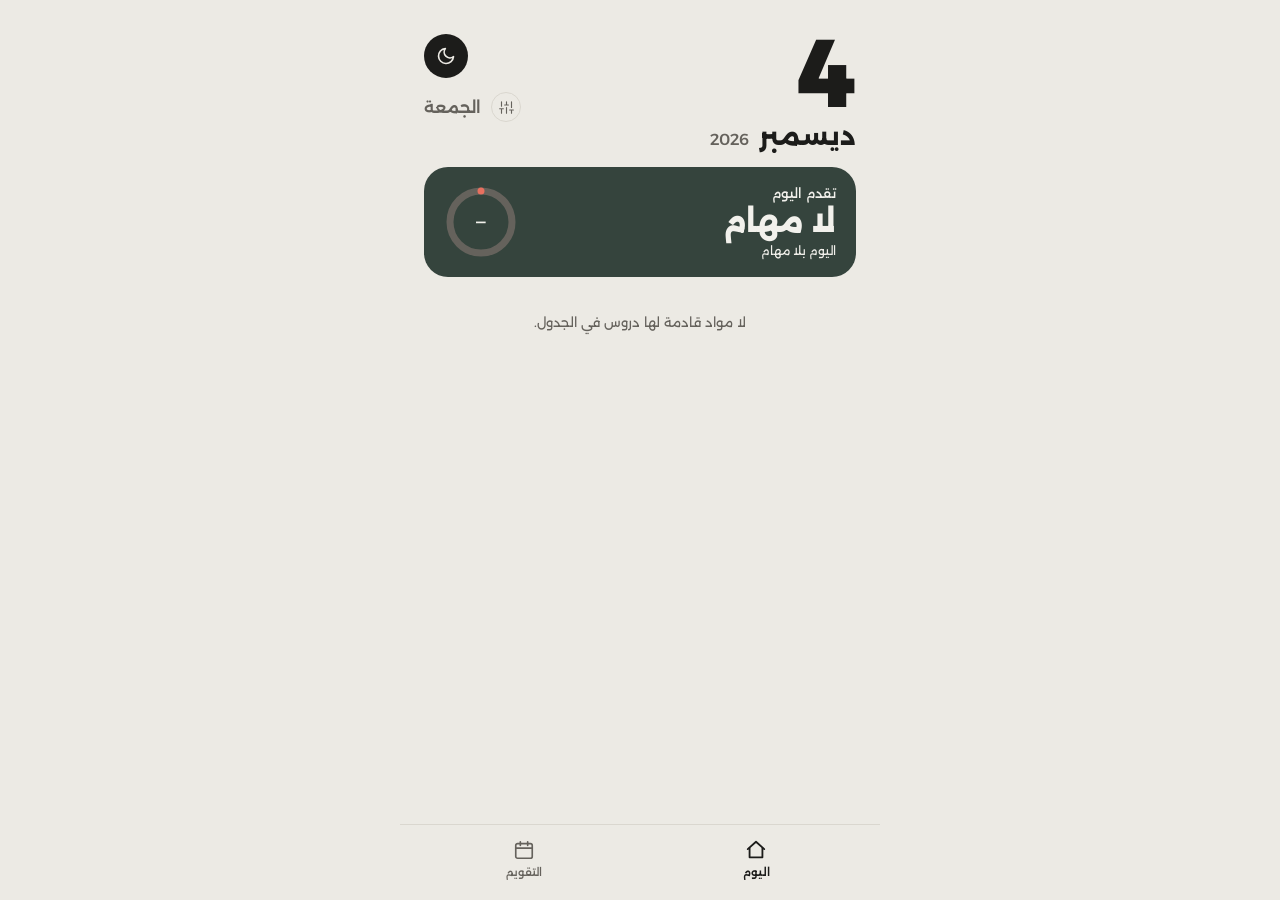
<file: index.html>
<!doctype html>
<html lang="ar" dir="rtl">
<head>
<meta charset="utf-8">
<meta name="viewport" content="width=device-width,initial-scale=1,viewport-fit=cover">
<meta name="theme-color" content="#ECEAE4" media="(prefers-color-scheme: light)">
<meta name="theme-color" content="#1C211E" media="(prefers-color-scheme: dark)">
<title>جدول الاختبارات</title>
<link rel="preconnect" href="https://fonts.googleapis.com">
<link rel="preconnect" href="https://fonts.gstatic.com" crossorigin>
<link rel="stylesheet" href="https://fonts.googleapis.com/css2?family=Alexandria:wght@300;400;500;600;700;800&display=swap">
<link rel="stylesheet" href="style.css">
</head>
<body>
<div class="app" id="app">

  <!-- شاشة اليوم -->
  <section class="screen" id="screen-today" aria-labelledby="nav-today">
    <header class="head" id="head-today"></header>
    <section class="track" id="track" aria-label="خط الاختبارات"></section>
    <section class="today-card" id="today-card" aria-label="تقدم اليوم"></section>
    <div class="groups" id="groups"></div>
  </section>

  <!-- شاشة التقويم -->
  <section class="screen" id="screen-calendar" aria-labelledby="nav-calendar">
    <header class="head" id="head-calendar"></header>
    <section class="cal" id="cal"></section>
  </section>

  <!-- شاشة التعديل -->
  <section class="screen" id="screen-settings" aria-label="التعديل">
    <header class="head head-settings">
      <a class="back" href="#today" aria-label="رجوع إلى اليوم">
        <svg width="20" height="20" viewBox="0 0 24 24" fill="none" stroke="currentColor" stroke-width="2" stroke-linecap="round" stroke-linejoin="round" aria-hidden="true"><path d="M9 6l6 6-6 6"></path></svg>
      </a>
      <div class="head-title">
        <div class="title">التعديل</div>
        <div class="subtitle">المواعيد والخطة والمزامنة</div>
      </div>
    </header>
    <div class="settings" id="settings"></div>
  </section>

  <nav class="nav" id="nav" aria-label="التنقل">
    <a href="#today" id="nav-today" class="nav-item">
      <svg width="22" height="22" viewBox="0 0 24 24" fill="none" stroke="currentColor" stroke-width="1.8" stroke-linecap="round" stroke-linejoin="round" aria-hidden="true"><path d="M3 11l9-8 9 8"></path><path d="M5 10v10h14V10"></path></svg>
      <span>اليوم</span>
    </a>
    <a href="#calendar" id="nav-calendar" class="nav-item">
      <svg width="22" height="22" viewBox="0 0 24 24" fill="none" stroke="currentColor" stroke-width="1.8" stroke-linecap="round" stroke-linejoin="round" aria-hidden="true"><rect x="3" y="5" width="18" height="16" rx="2"></rect><path d="M16 3v4M8 3v4M3 10h18"></path></svg>
      <span>التقويم</span>
    </a>
  </nav>

  <!-- نافذة اليوم من التقويم -->
  <div class="scrim" id="scrim" data-act="sheet-close" aria-hidden="true" hidden></div>
  <section class="sheet" id="sheet" role="dialog" aria-modal="true" hidden></section>

  <div class="toast" id="toast" role="status" aria-live="polite"></div>
</div>

<noscript><p class="noscript">تحتاج هذه الصفحة إلى تشغيل JavaScript.</p></noscript>

<script src="sync.js"></script>
<script src="schedule.js"></script>
<script src="app.js"></script>
</body>
</html>
</file>
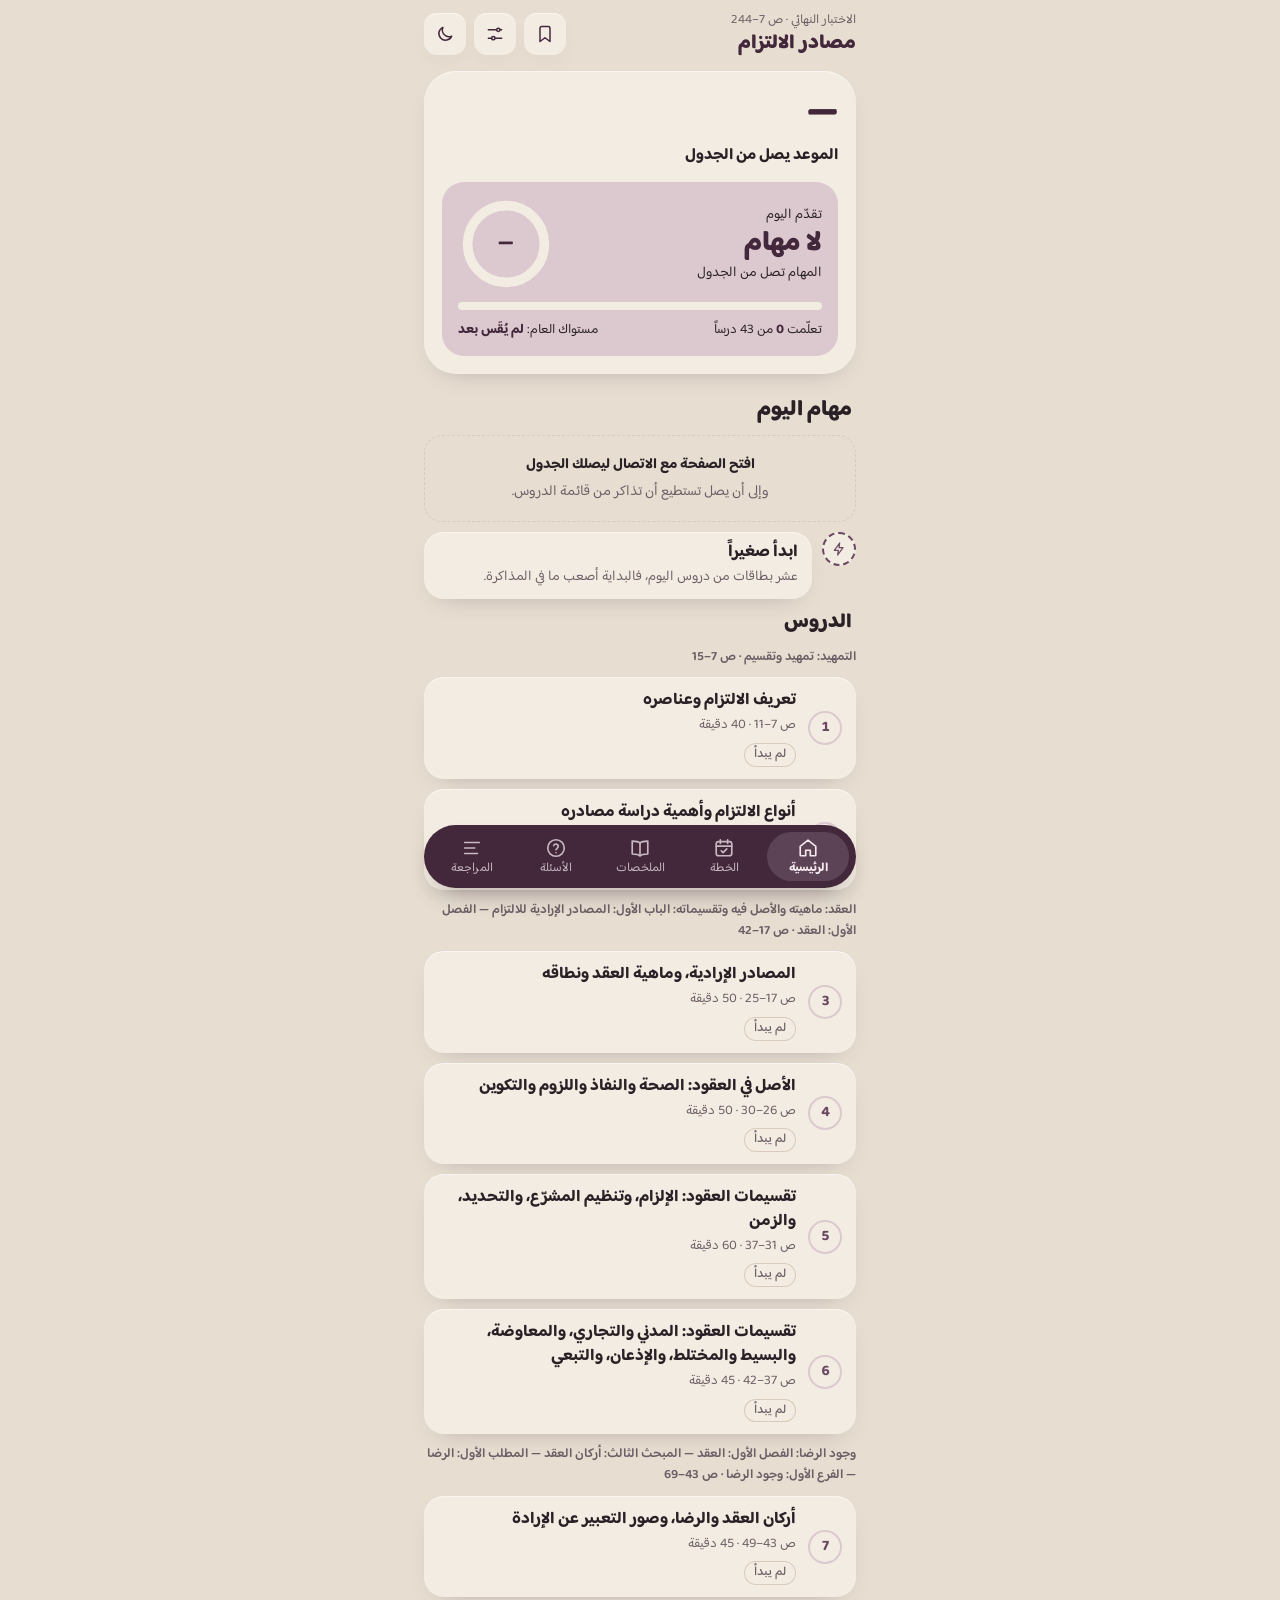
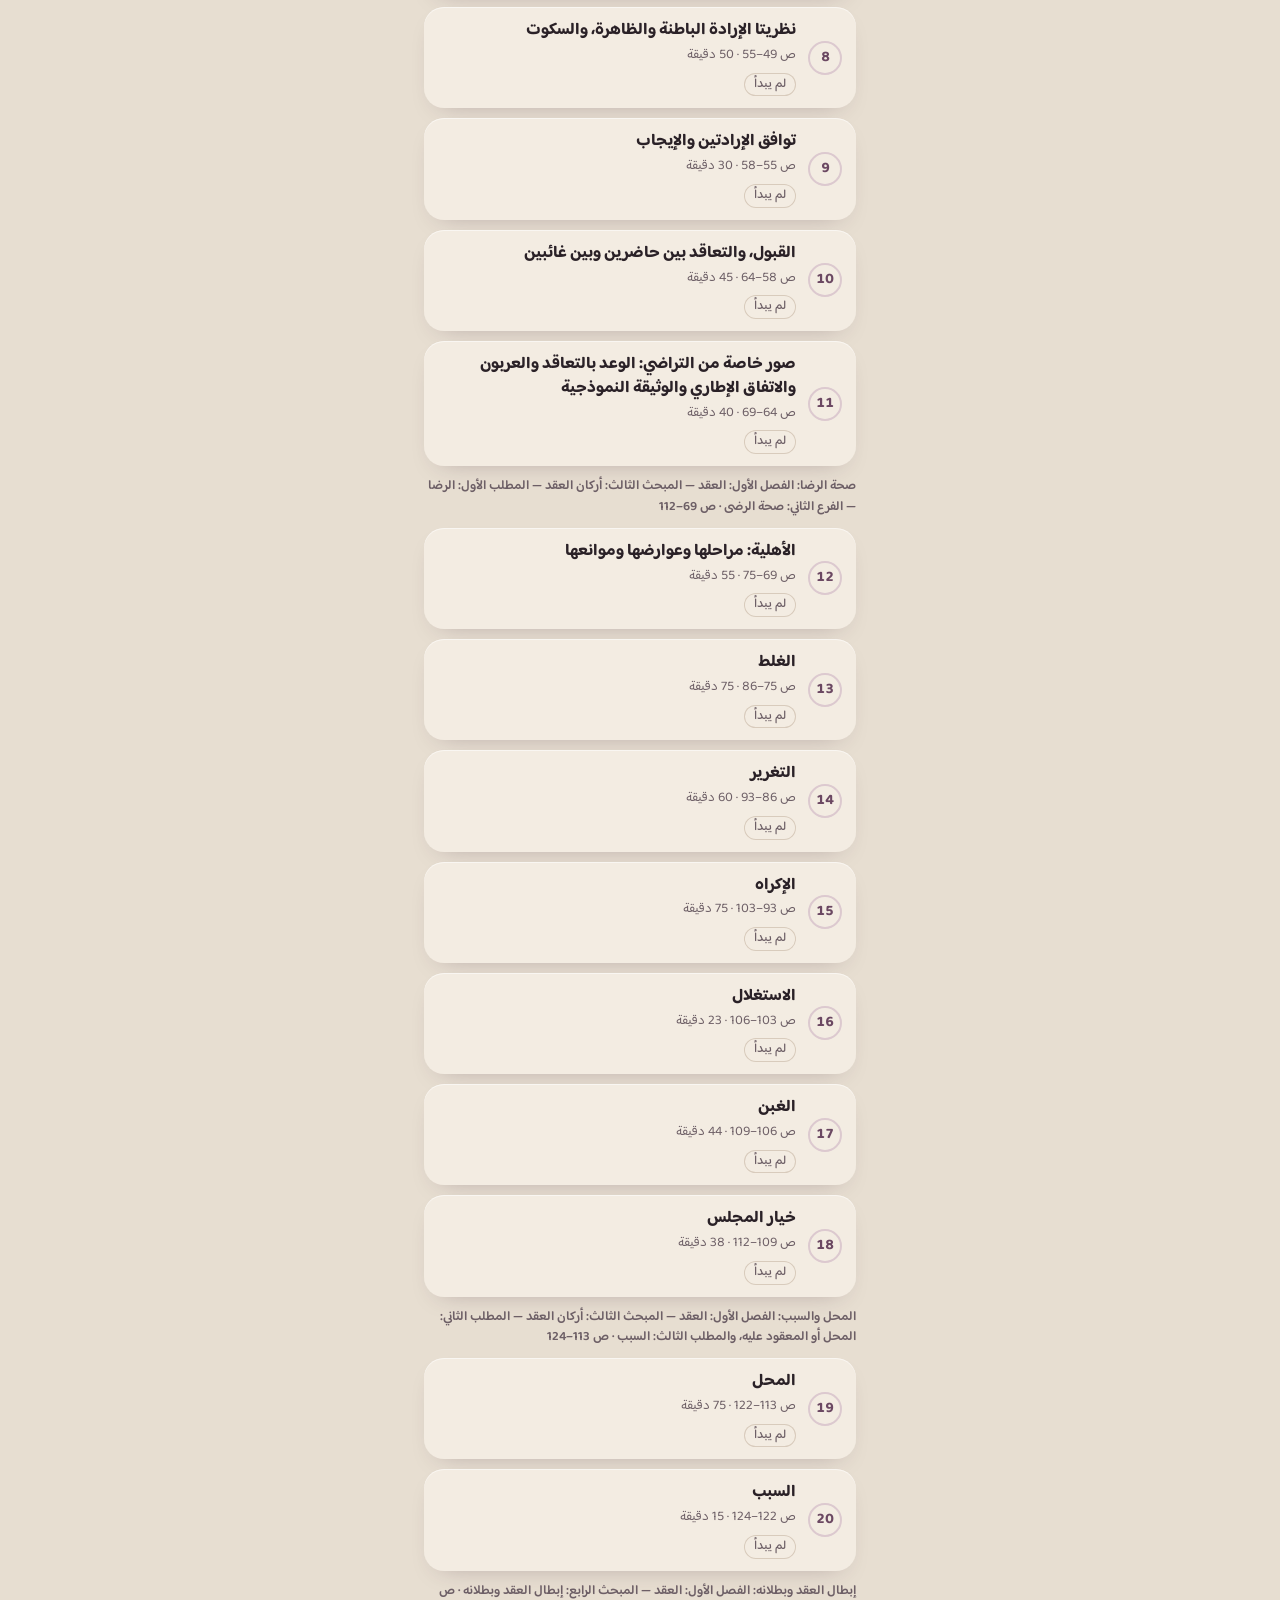
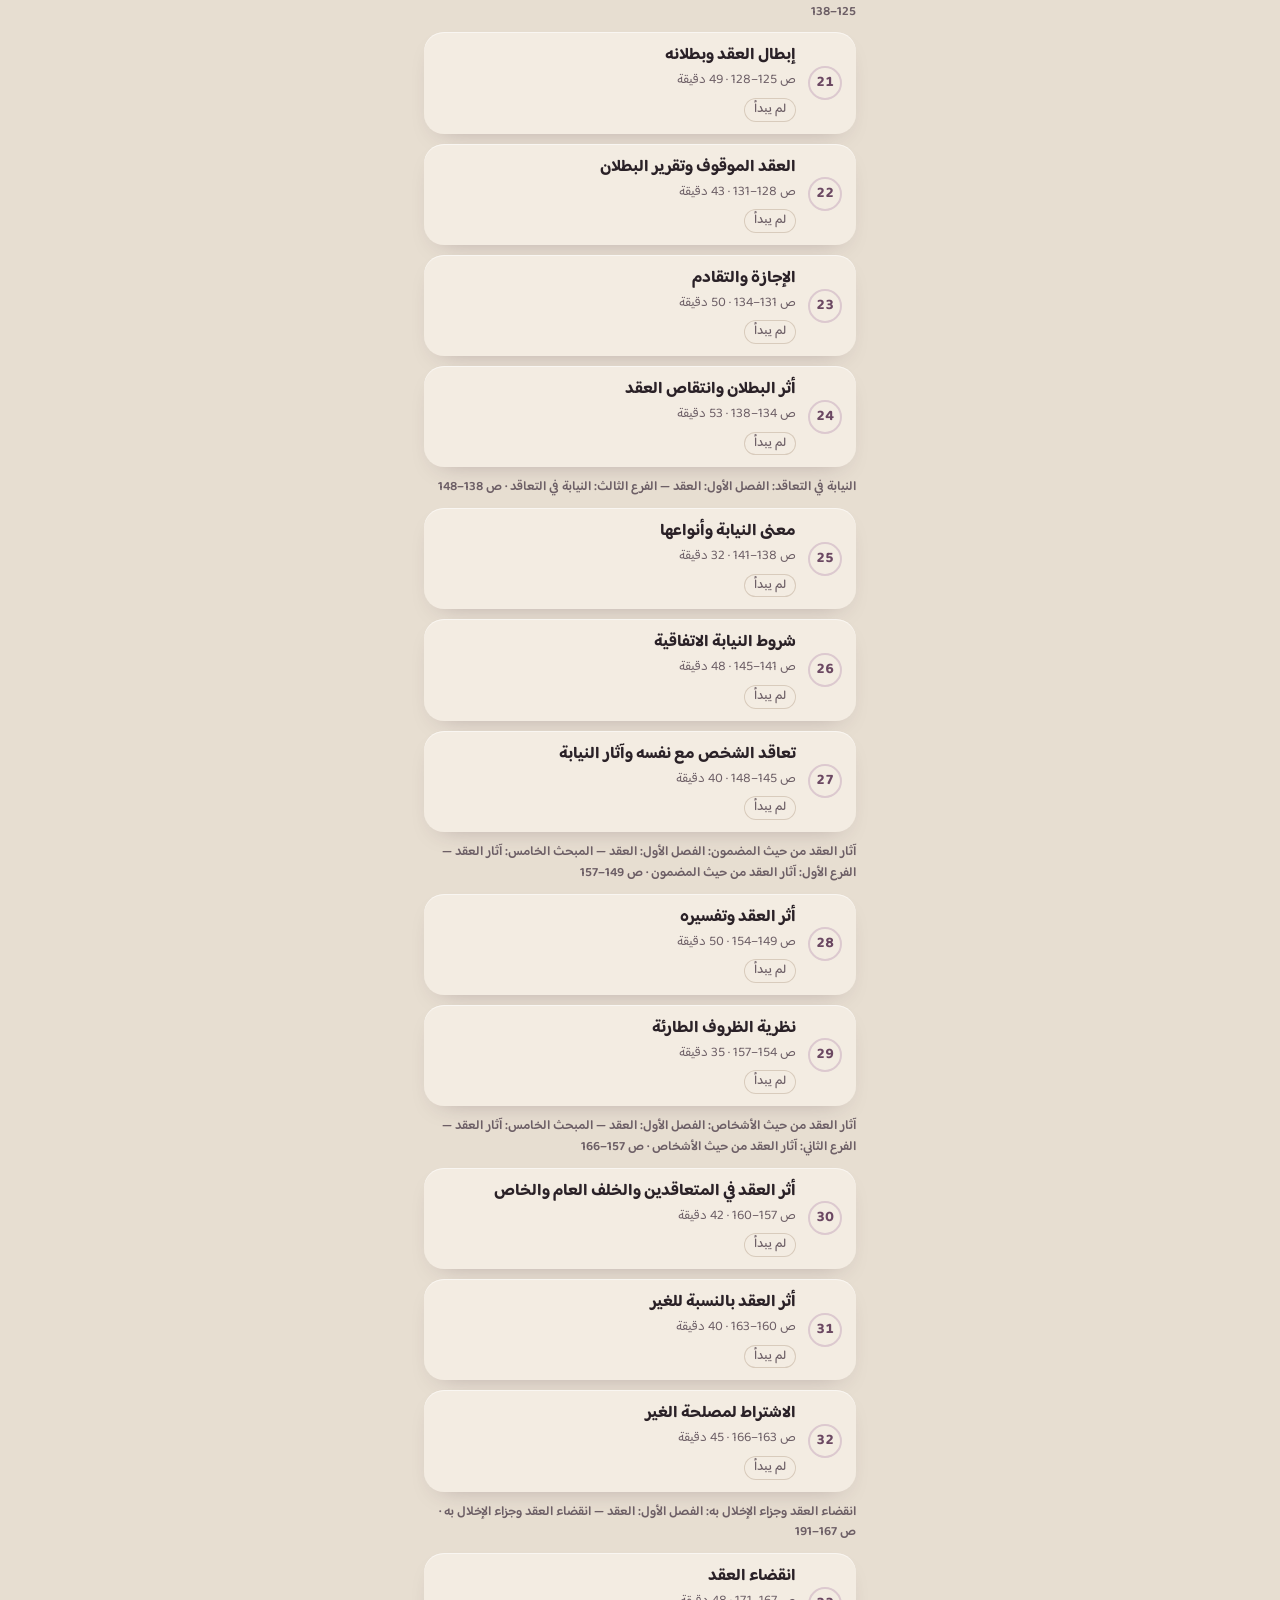
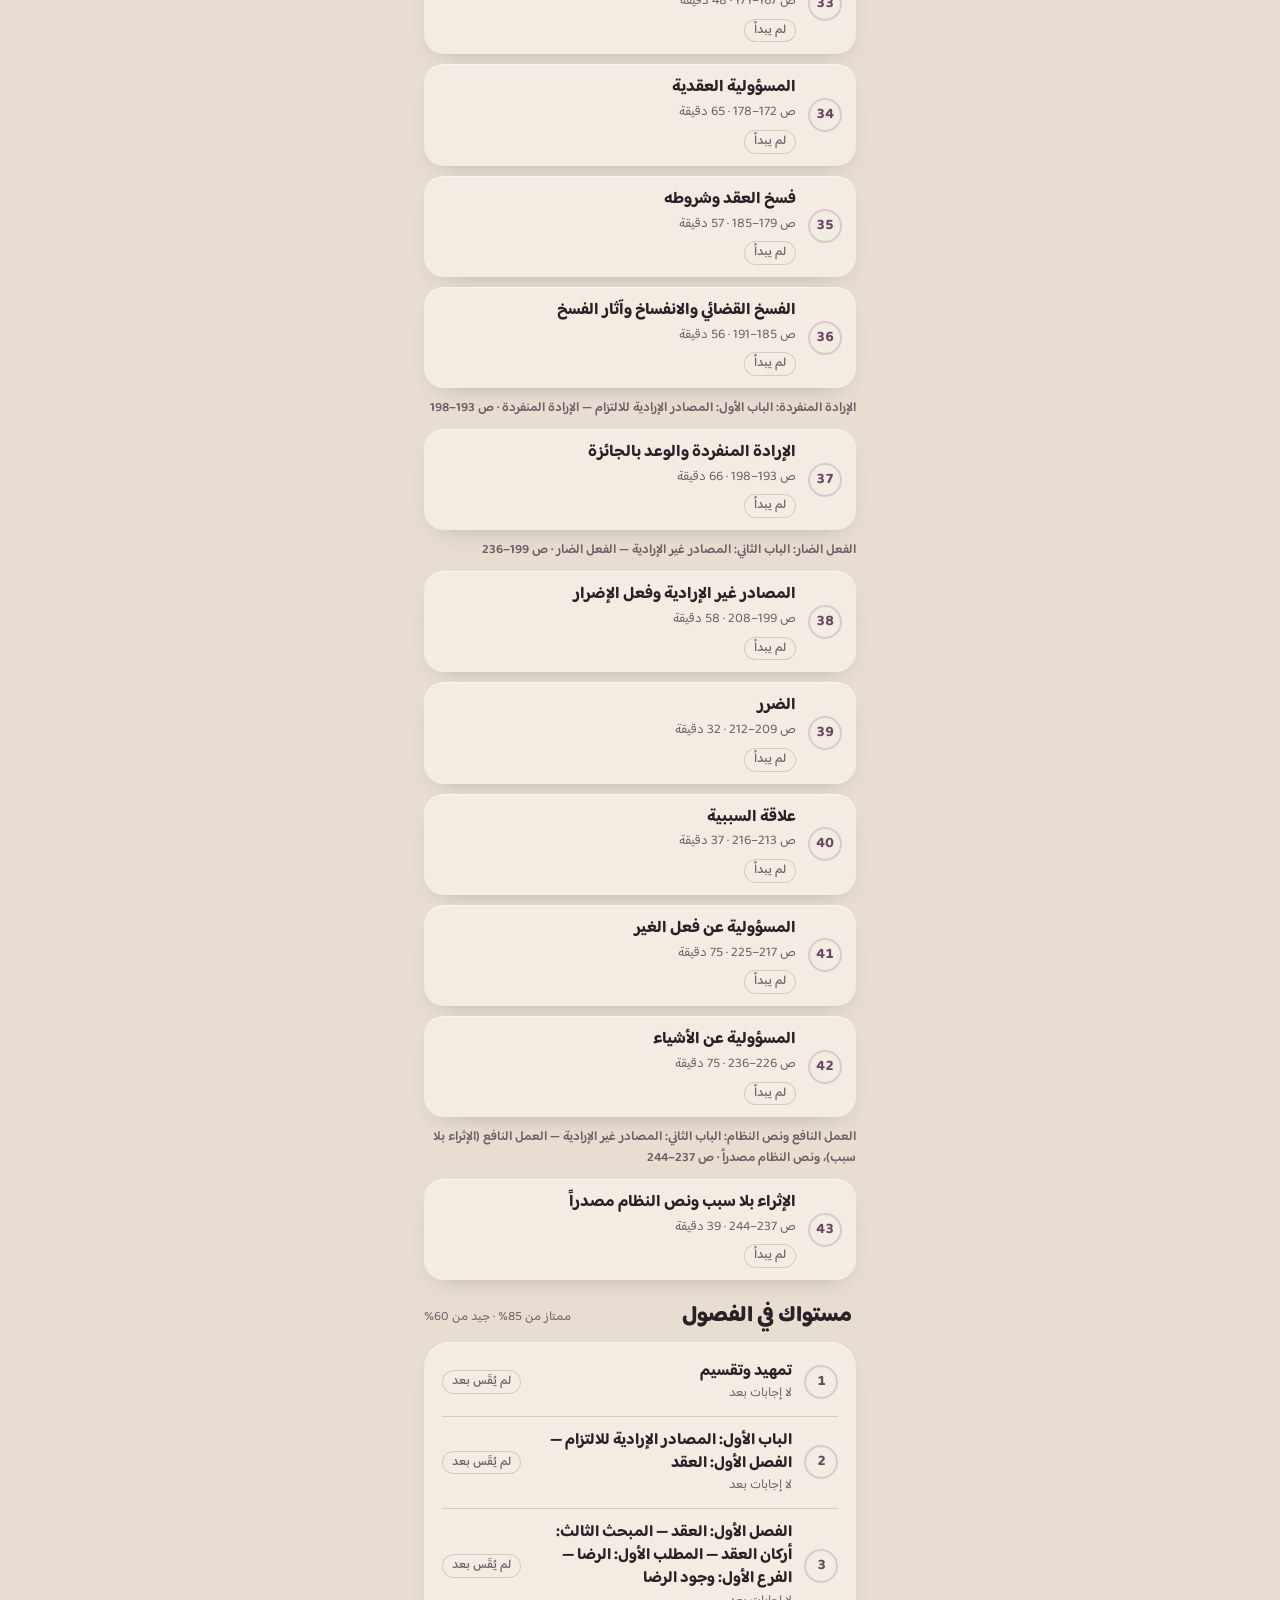
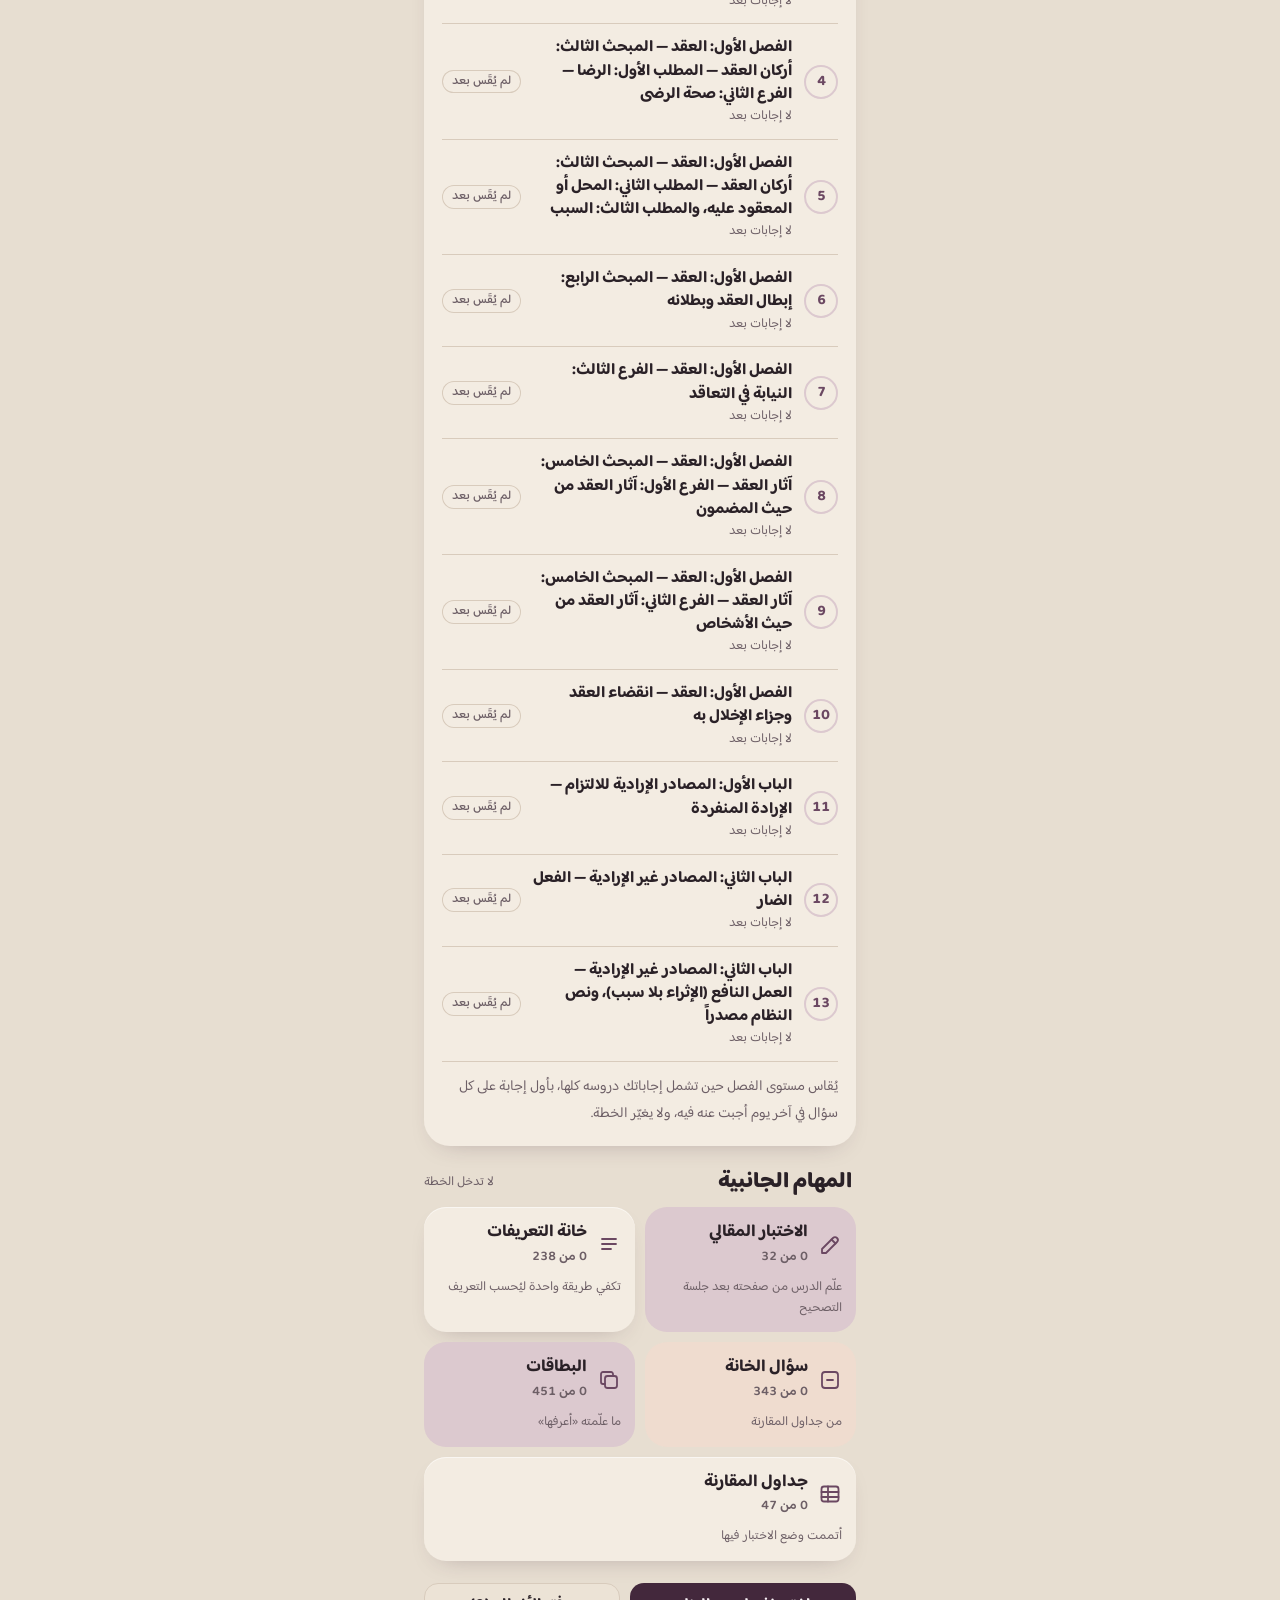
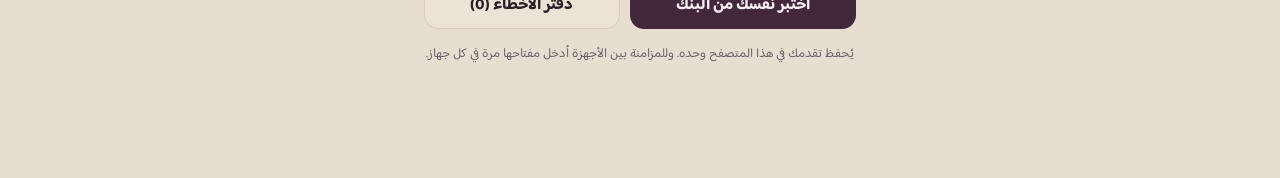
<file: law114/index.html>
<!doctype html>
<html lang="ar" dir="rtl">
<head>
<meta charset="utf-8">
<meta name="viewport" content="width=device-width,initial-scale=1,viewport-fit=cover">
<meta name="theme-color" content="#E7DED1" media="(prefers-color-scheme: light)">
<meta name="theme-color" content="#1A1217" media="(prefers-color-scheme: dark)">
<title>مصادر الالتزام</title>
<link rel="icon" href="data:image/svg+xml,%3Csvg xmlns=%27http://www.w3.org/2000/svg%27 viewBox=%270 0 32 32%27%3E%3Crect width=%2732%27 height=%2732%27 rx=%278%27 fill=%27%2343283C%27/%3E%3Cpath d=%27M9 9h14M9 16h14M9 23h9%27 stroke=%27%23F3E9EE%27 stroke-width=%273%27 stroke-linecap=%27round%27/%3E%3C/svg%3E">
<link rel="preconnect" href="https://fonts.googleapis.com">
<link rel="preconnect" href="https://fonts.gstatic.com" crossorigin>
<link rel="stylesheet" href="https://fonts.googleapis.com/css2?family=Baloo+Bhaijaan+2:wght@400;500;600;700;800&display=swap">
<link rel="stylesheet" href="style.css">
</head>
<body data-card="b">
<div class="app">
  <header class="top" id="top">
    <div class="brand">
      <h1 id="brandName">مصادر الالتزام</h1>
      <p id="brandSub"></p>
    </div>
    <div class="rbs">
      <button type="button" class="rb fill" id="mistakesBtn" aria-label="دفتر الأخطاء">
        <svg viewBox="0 0 24 24" aria-hidden="true"><path d="M18 21l-6-4.5L6 21V5a2 2 0 0 1 2-2h8a2 2 0 0 1 2 2z"/></svg>
        <span class="badge" id="mistakesBadge" hidden>0</span>
      </button>
      <button type="button" class="rb" id="setBtn" aria-label="الإعدادات" aria-haspopup="dialog">
        <svg viewBox="0 0 24 24" aria-hidden="true"><path d="M4 7h10M18 7h2M4 17h4M12 17h8"/><circle cx="16" cy="7" r="2"/><circle cx="10" cy="17" r="2"/></svg>
      </button>
      <button type="button" class="rb fill" id="modeBtn" aria-label="الوضع الليلي">
        <svg id="modeIcon" viewBox="0 0 24 24" aria-hidden="true"><path d="M20 14.5A8 8 0 0 1 9.5 4a8 8 0 1 0 10.5 10.5z"/></svg>
      </button>
    </div>
  </header>

  <main class="wrap" id="view" tabindex="-1"></main>

  <nav class="tabs" aria-label="أقسام الموقع">
    <div class="tabs-in">
      <button type="button" class="tab" data-tab="home"><span class="ico"><svg viewBox="0 0 24 24" aria-hidden="true"><path d="M3.5 10.2 12 3.5l8.5 6.7V19.5a1 1 0 0 1-1 1h-5v-6h-5v6h-5a1 1 0 0 1-1-1z"/></svg></span>الرئيسية</button>
      <button type="button" class="tab" data-tab="plan"><span class="ico"><svg viewBox="0 0 24 24" aria-hidden="true"><rect x="3.5" y="5" width="17" height="15.5" rx="2.5"/><path d="M8 3v4M16 3v4M3.5 10h17M9 15l2 2 4-4"/></svg></span>الخطة</button>
      <button type="button" class="tab" data-tab="sum"><span class="ico"><svg viewBox="0 0 24 24" aria-hidden="true"><path d="M12 6.5C10.5 5 8 4.5 3.5 4.5v14c4.5 0 7 .5 8.5 2 1.5-1.5 4-2 8.5-2v-14C16 4.5 13.5 5 12 6.5z"/><path d="M12 6.5v14"/></svg></span>الملخصات</button>
      <button type="button" class="tab" data-tab="quiz"><span class="ico"><svg viewBox="0 0 24 24" aria-hidden="true"><circle cx="12" cy="12" r="9"/><path d="M9.5 9.3a2.6 2.6 0 0 1 5 .9c0 1.8-2.5 2.3-2.5 3.8"/><path d="M12 17.2h.01"/></svg></span>الأسئلة</button>
      <button type="button" class="tab" data-tab="rev"><span class="ico"><svg viewBox="0 0 24 24" aria-hidden="true"><path d="M4 6h16M4 12h11M4 18h14"/></svg></span>المراجعة</button>
    </div>
  </nav>
</div>

<div class="sheet" id="sheet" hidden></div>
<div class="mm" id="mapView" hidden></div>
<div class="toast" id="toast" role="status" aria-live="polite" hidden></div>
<noscript><p class="noscript">تحتاج هذه الصفحة إلى تشغيل JavaScript.</p></noscript>

<script src="../sync.js"></script>
<script src="../schedule.js"></script>
<script src="config.js"></script>
<script src="store.js"></script>
<script src="data/c1.js"></script>
<script src="data/c2.js"></script>
<script src="data/c3.js"></script>
<script src="data/c4.js"></script>
<script src="data/c5.js"></script>
<script src="data/c6.js"></script>
<script src="data/c7.js"></script>
<script src="data/c8.js"></script>
<script src="data/c9.js"></script>
<script src="data/c10.js"></script>
<script src="data/c11.js"></script>
<script src="data/c12.js"></script>
<script src="data/c13.js"></script>
<script src="data/defs.js"></script>
<script src="data/imp.js"></script>
<script src="app.js"></script>
</body>
</html>
</file>
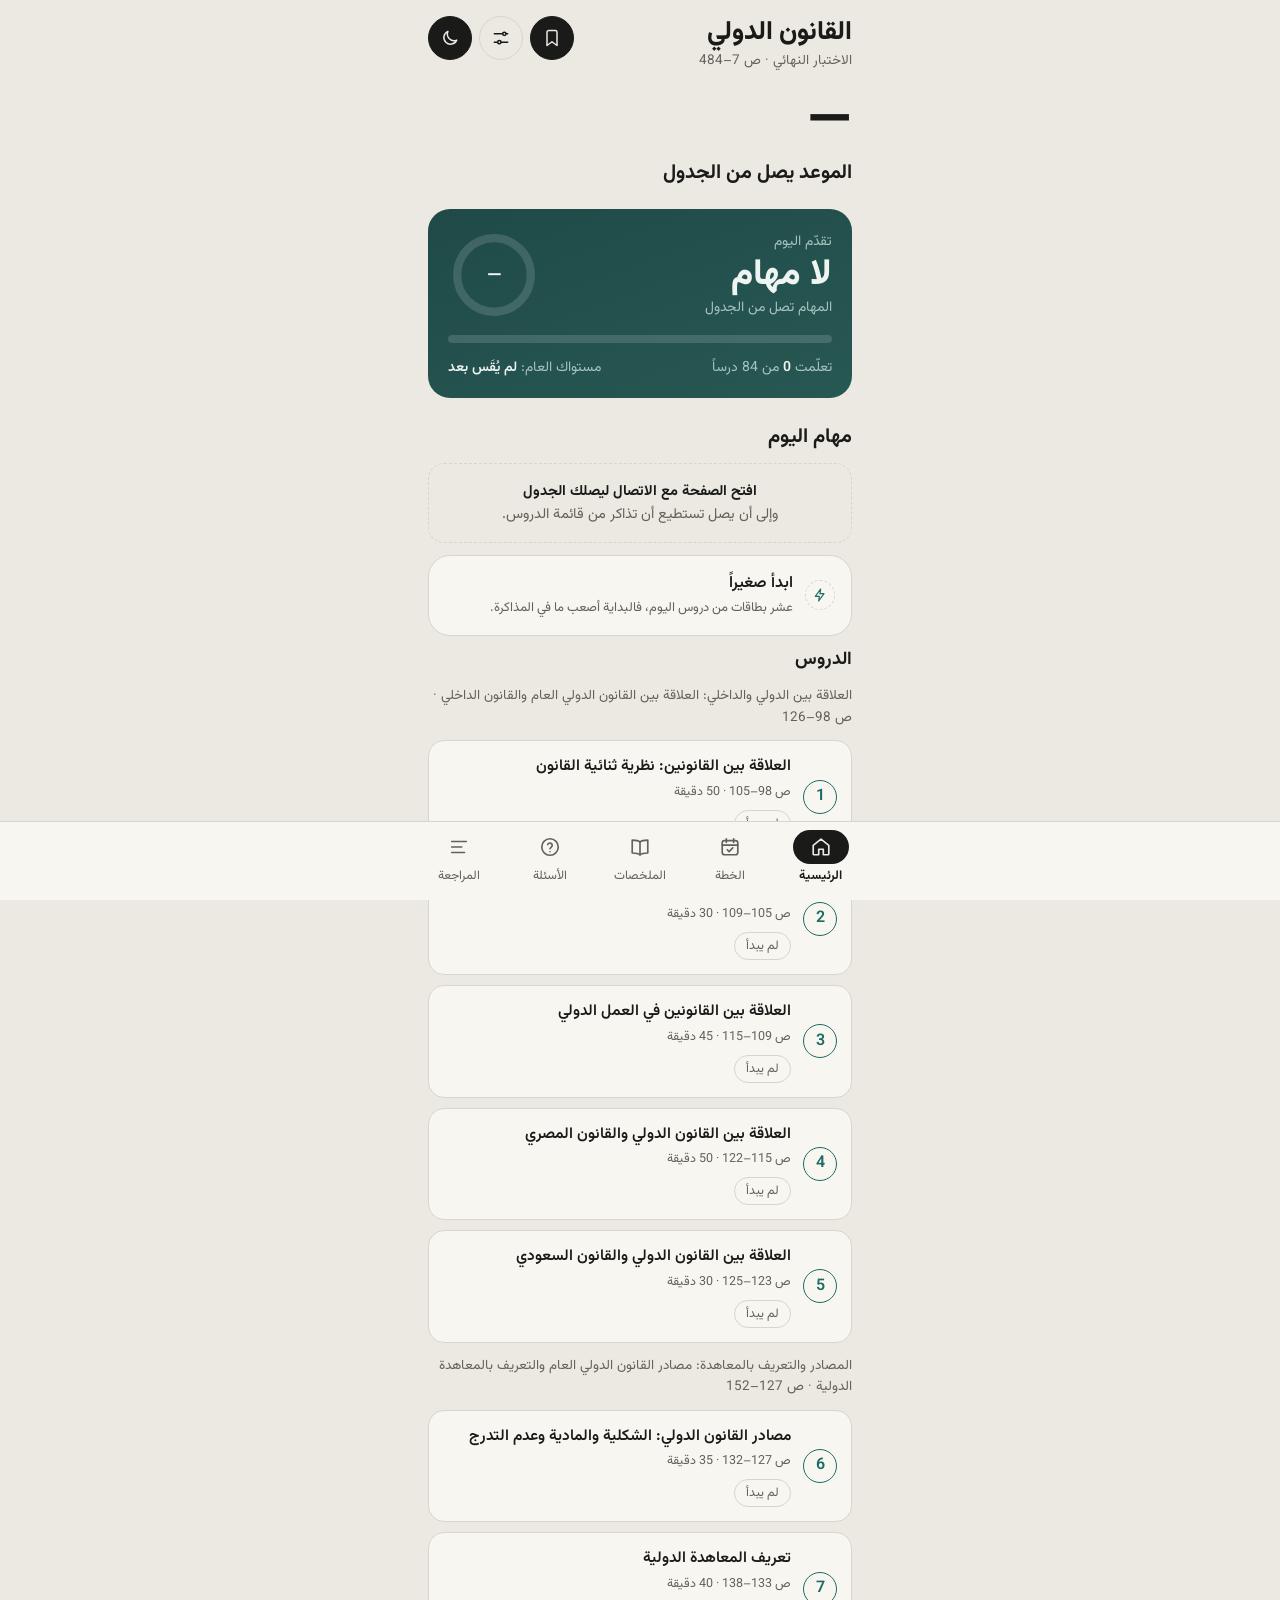
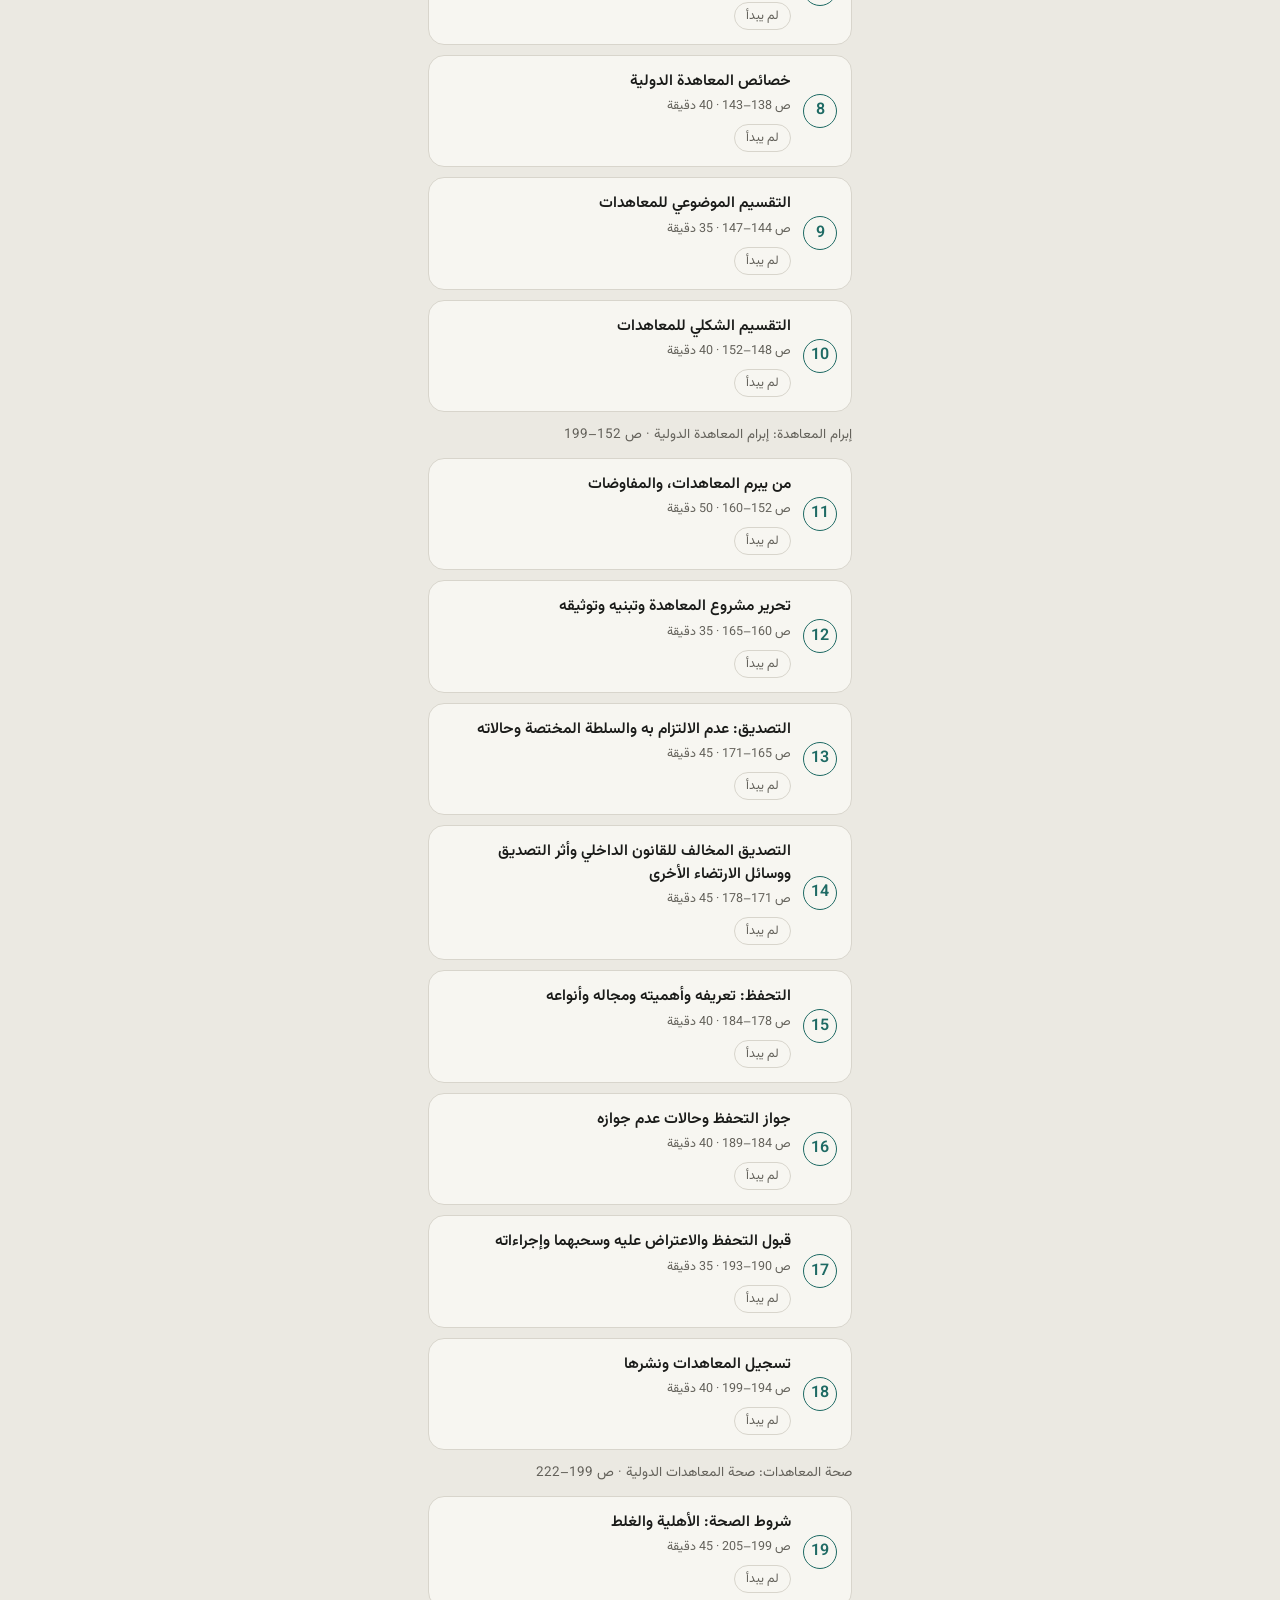
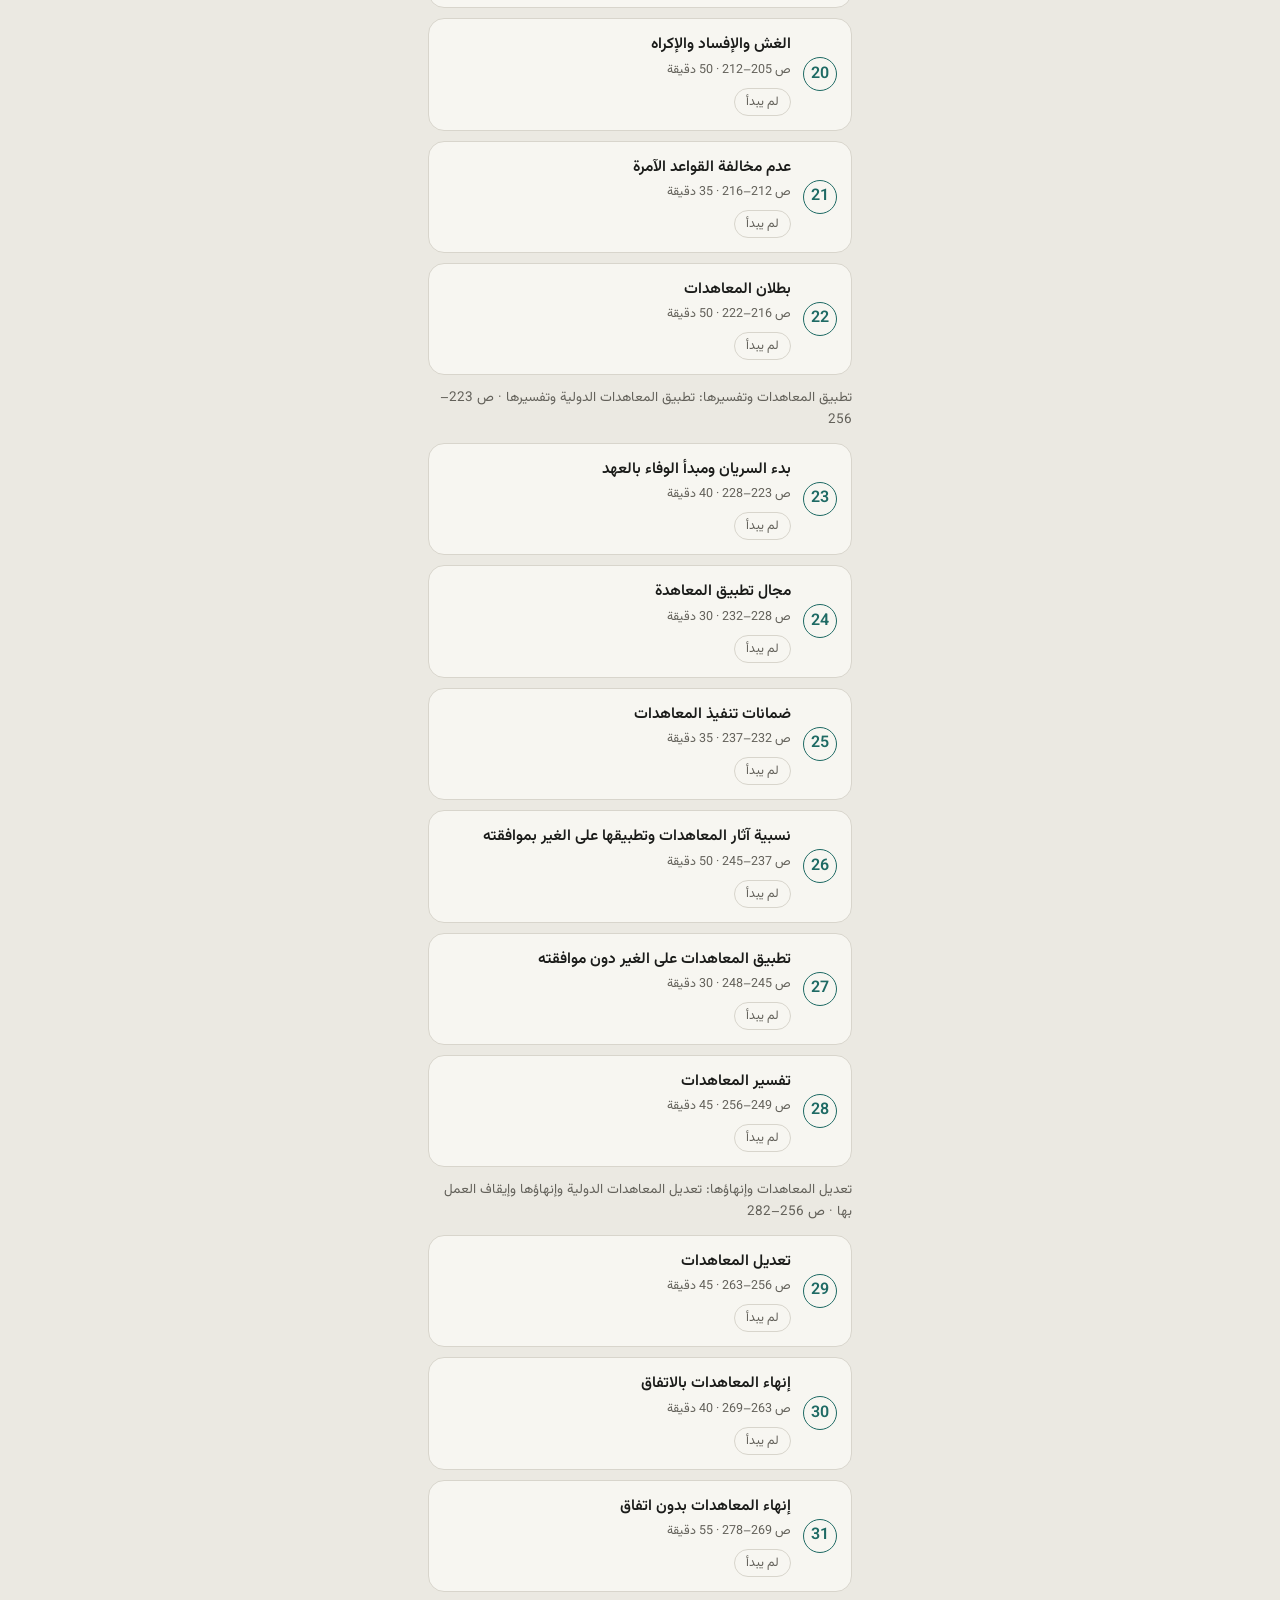
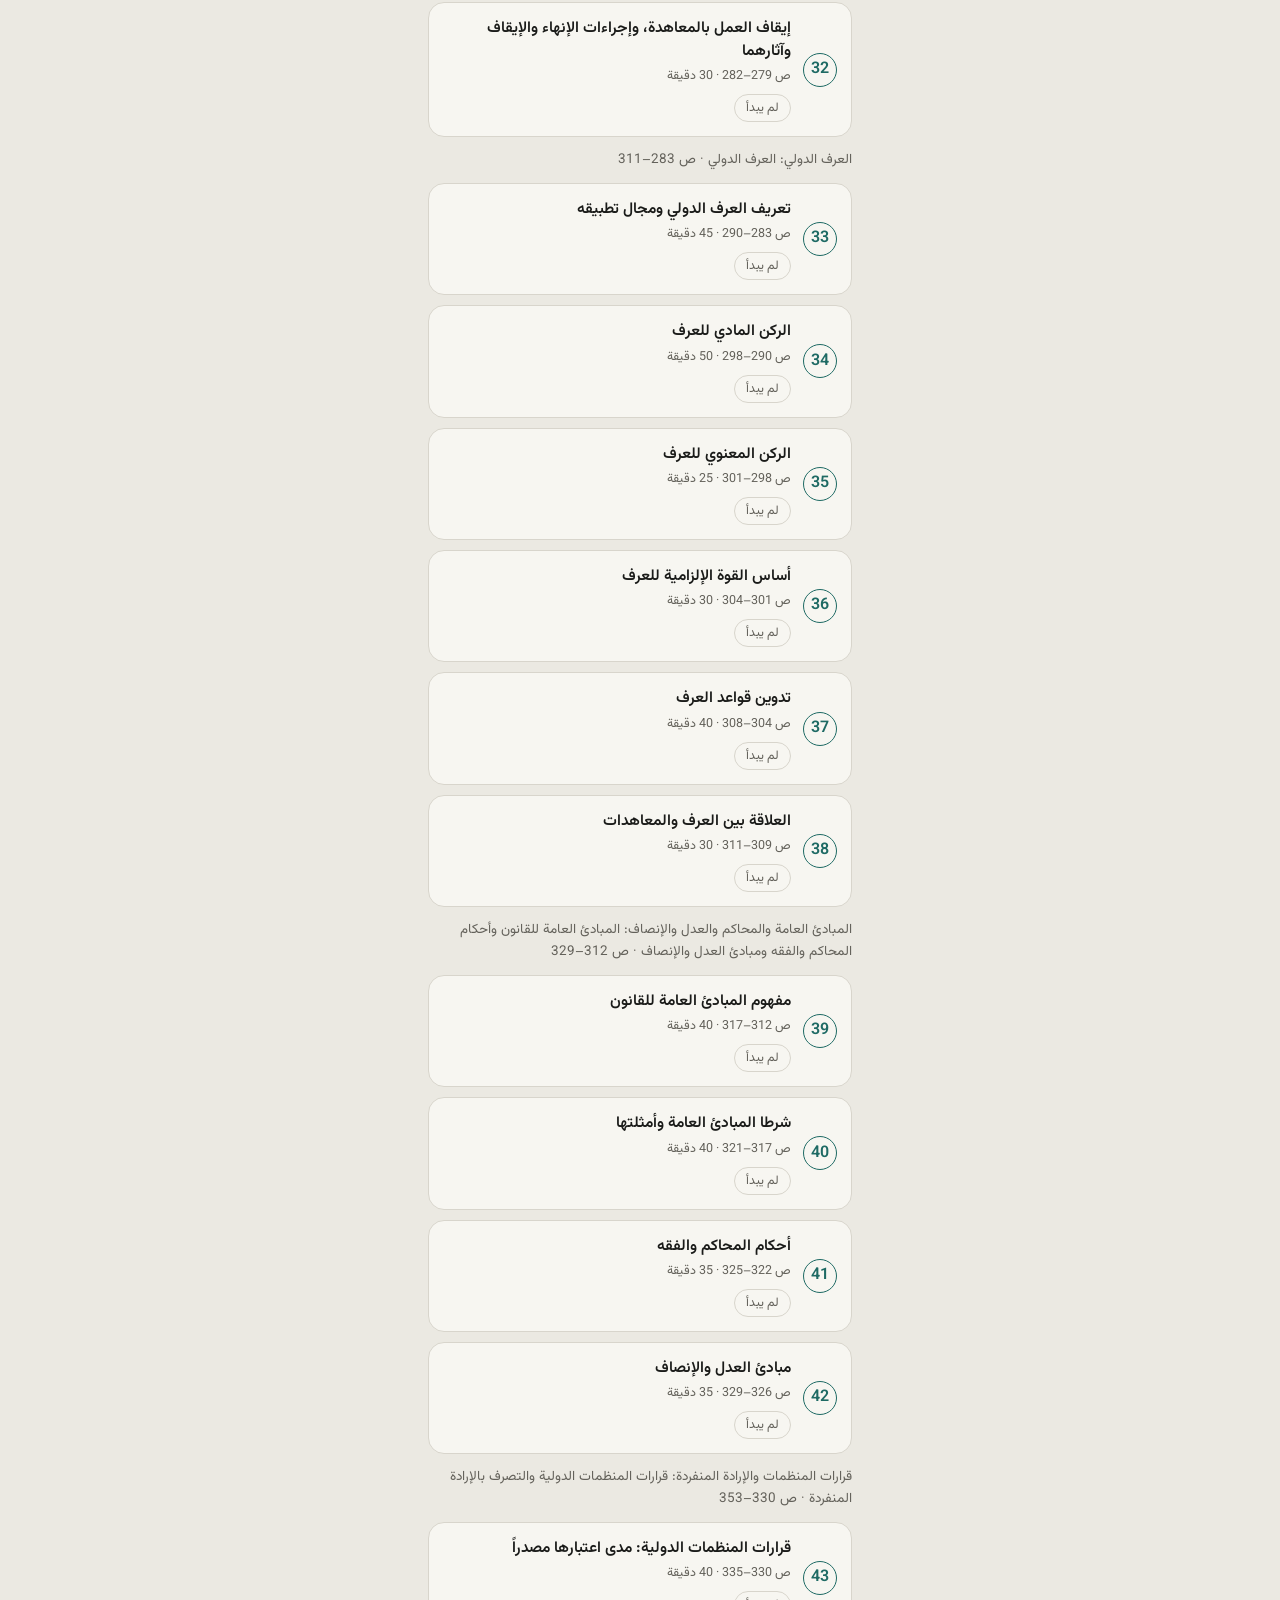
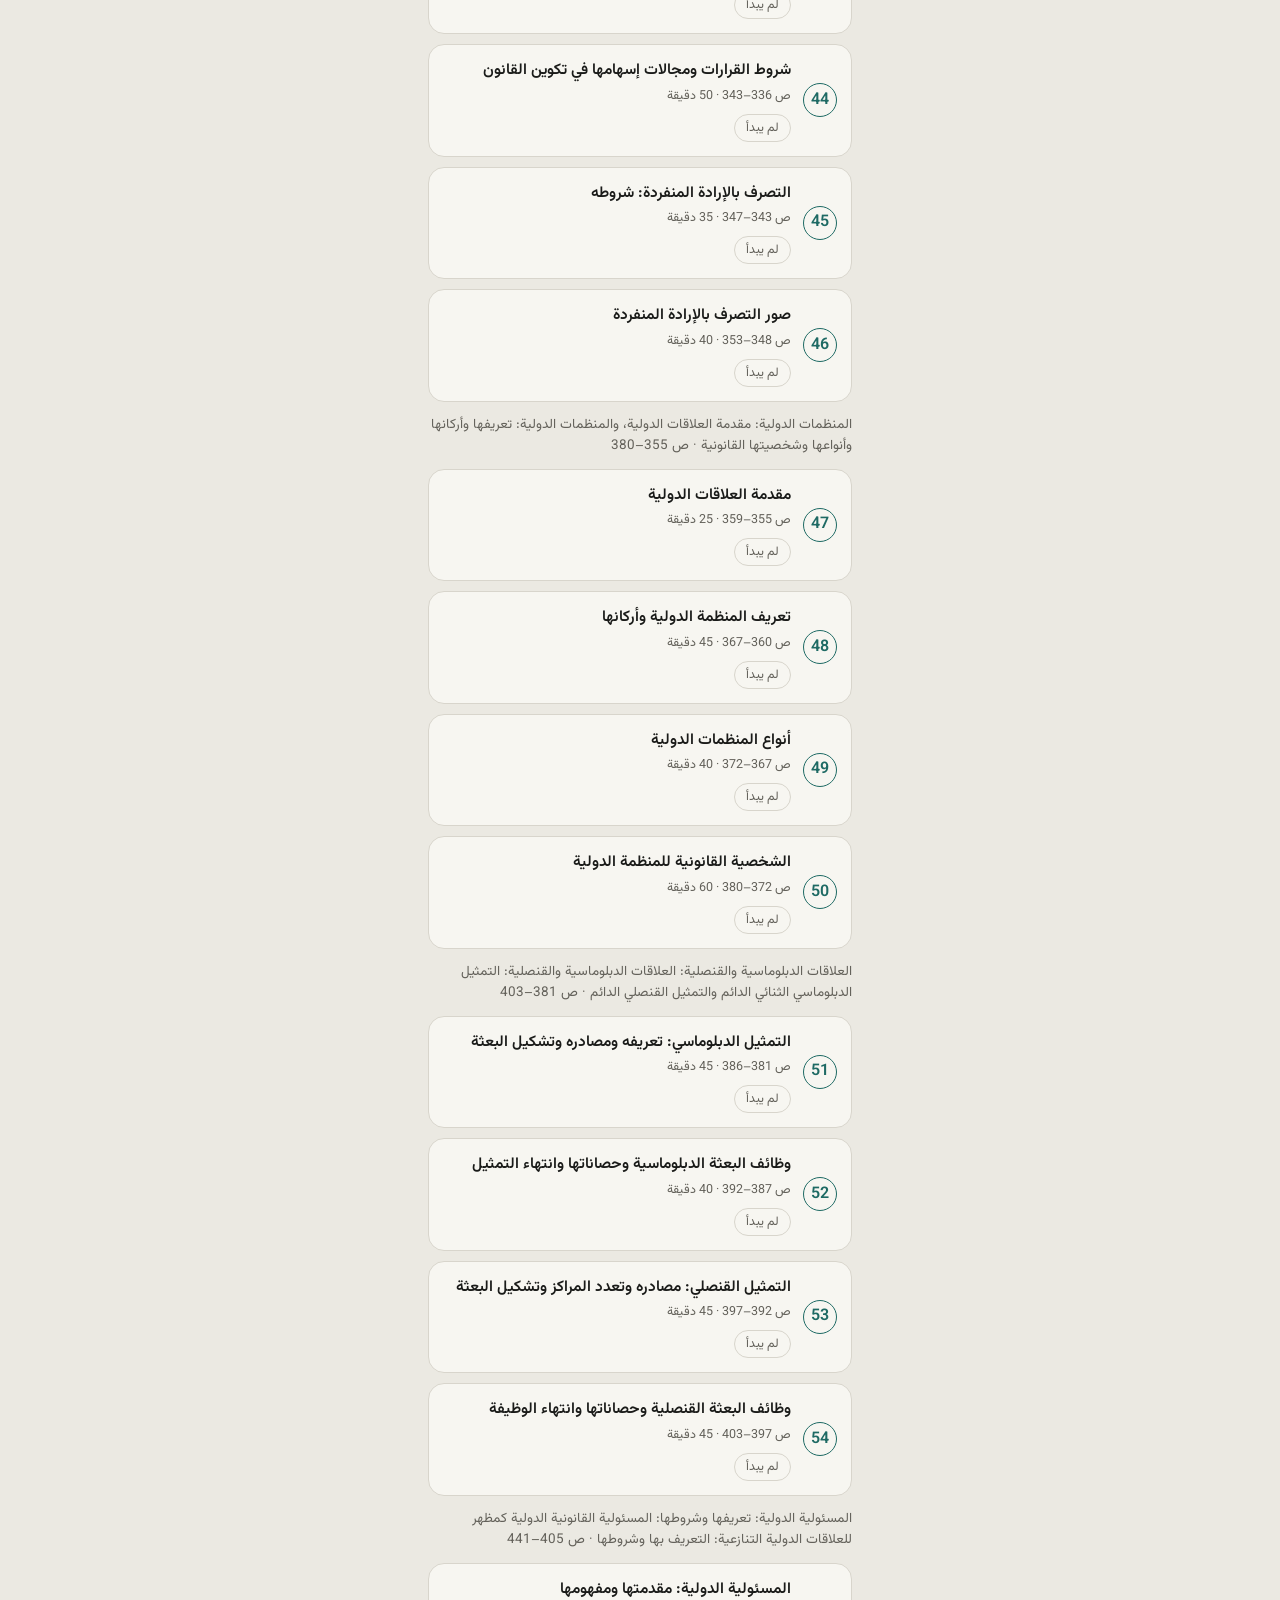
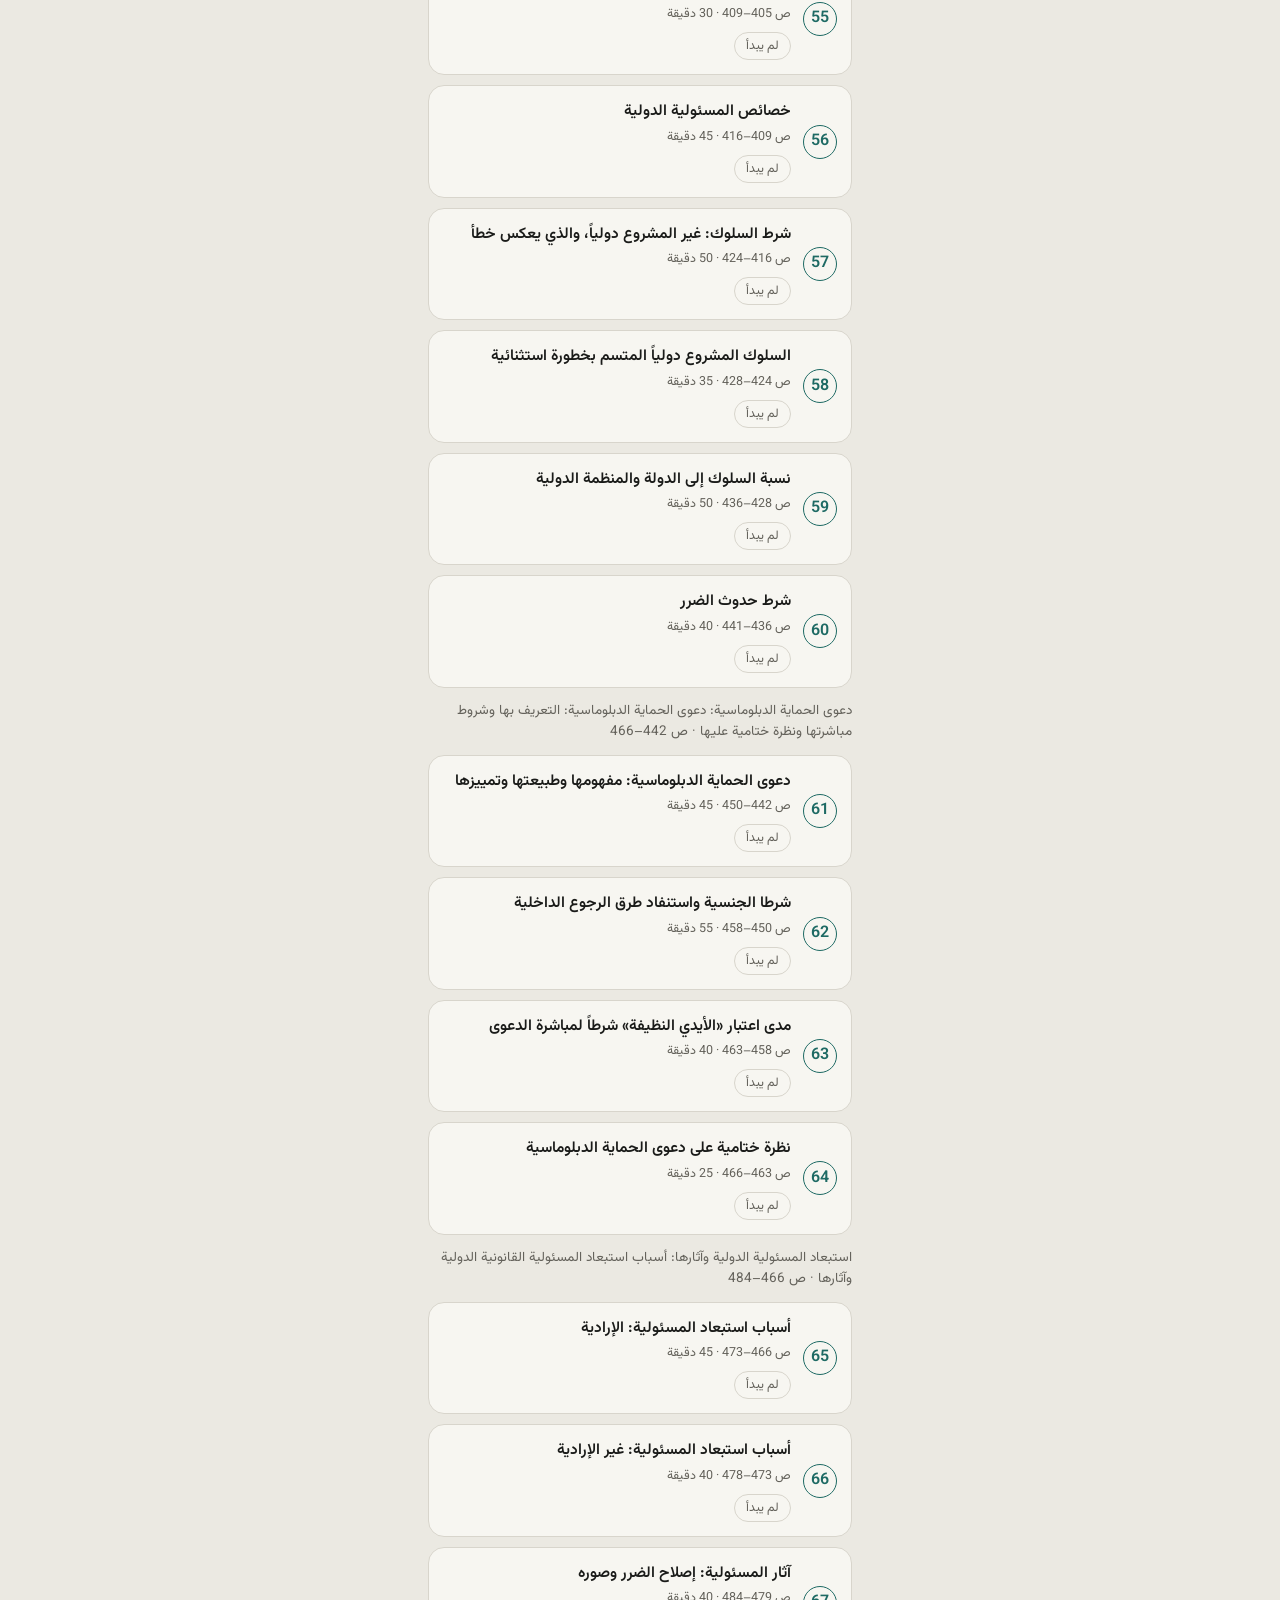
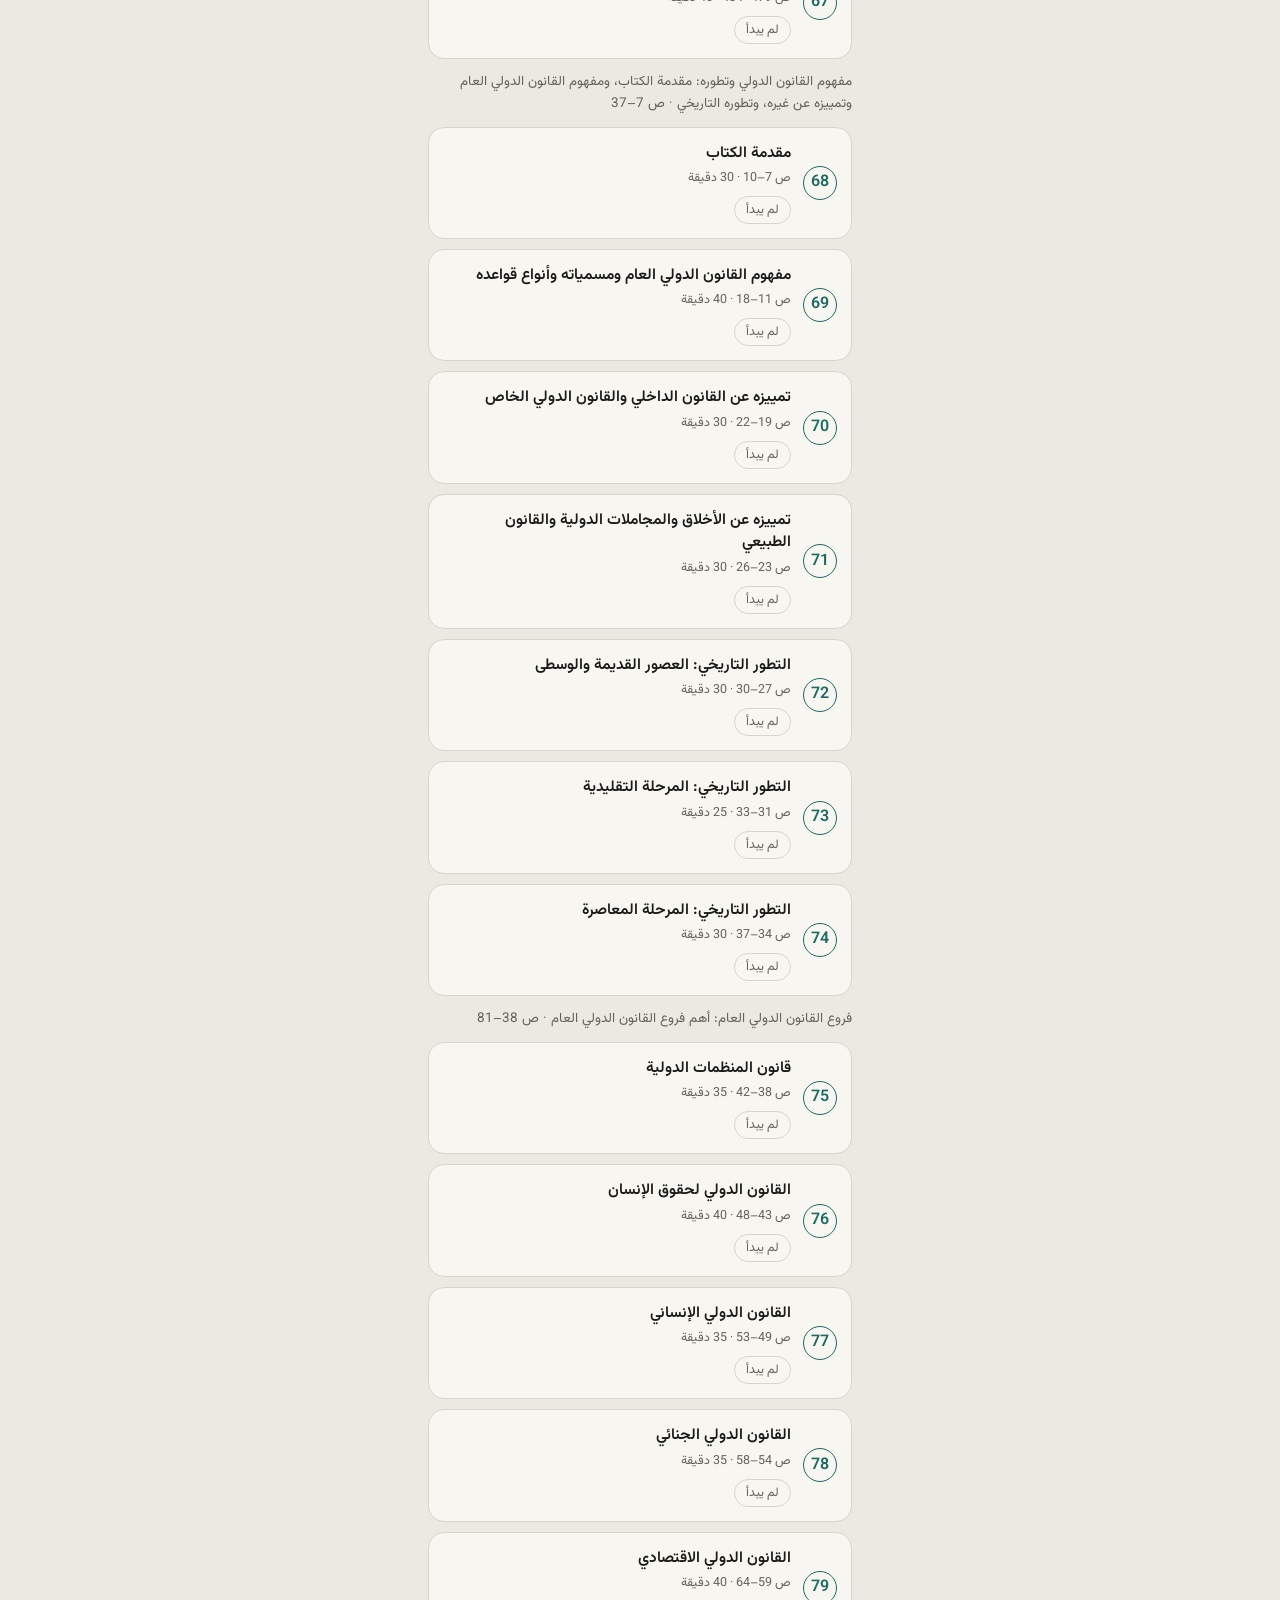
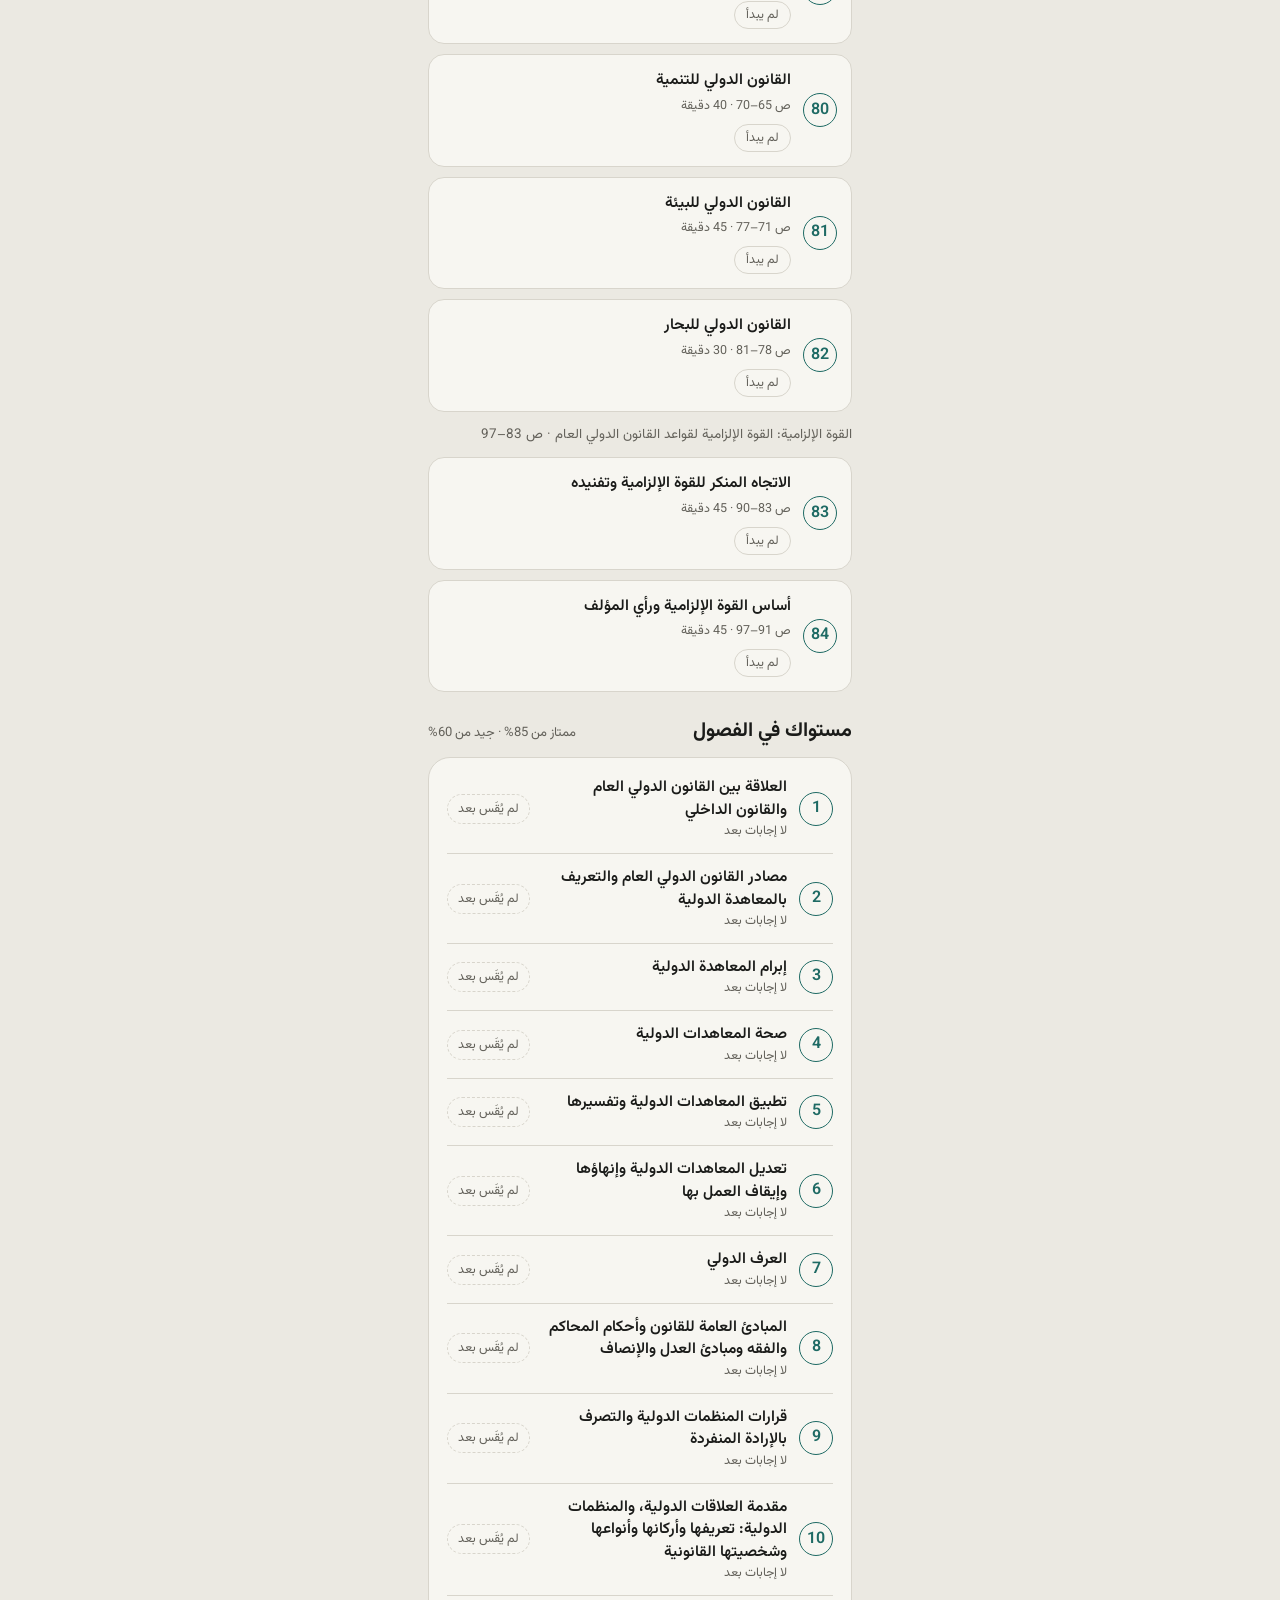
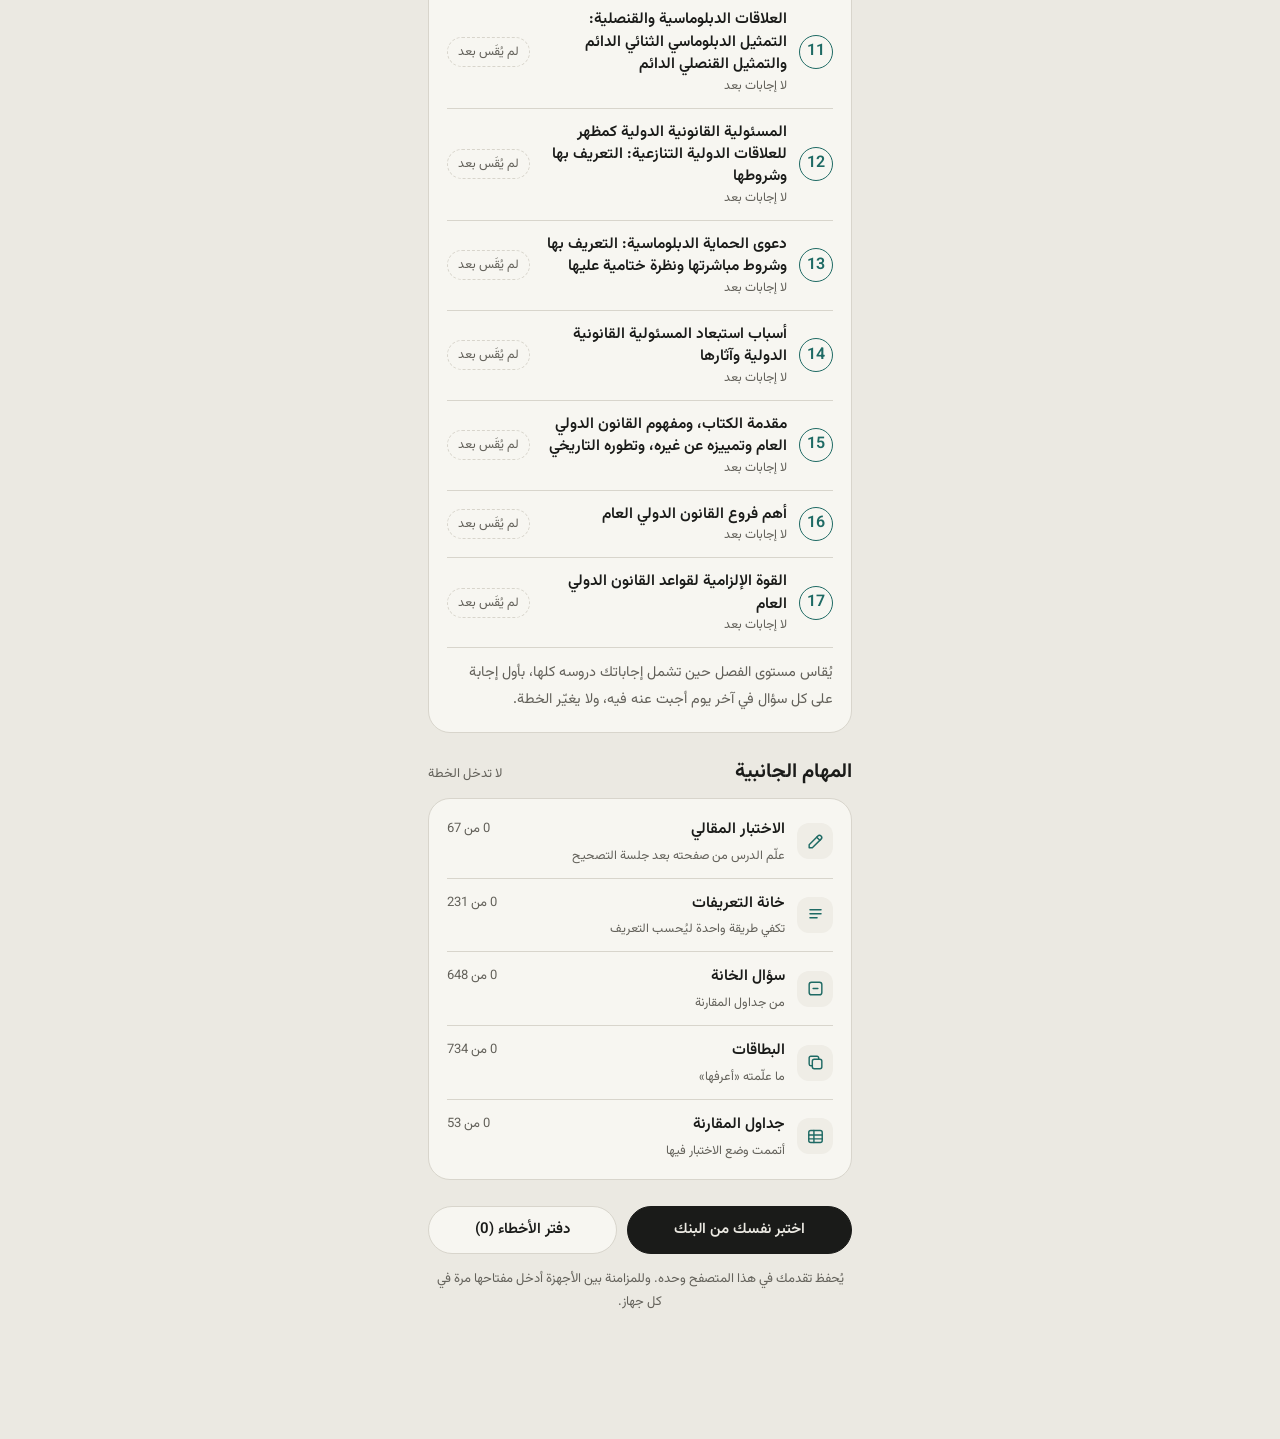
<file: law135/index.html>
<!doctype html>
<html lang="ar" dir="rtl">
<head>
<meta charset="utf-8">
<meta name="viewport" content="width=device-width,initial-scale=1,viewport-fit=cover">
<meta name="theme-color" content="#EBE9E2" media="(prefers-color-scheme: light)">
<meta name="theme-color" content="#111615" media="(prefers-color-scheme: dark)">
<title>القانون الدولي</title>
<link rel="icon" href="data:image/svg+xml,%3Csvg xmlns=%27http://www.w3.org/2000/svg%27 viewBox=%270 0 32 32%27%3E%3Crect width=%2732%27 height=%2732%27 rx=%278%27 fill=%27%231F4A47%27/%3E%3Cpath d=%27M9 9h14M9 16h14M9 23h9%27 stroke=%27%23BFDCD6%27 stroke-width=%273%27 stroke-linecap=%27round%27/%3E%3C/svg%3E">
<link rel="preconnect" href="https://fonts.googleapis.com">
<link rel="preconnect" href="https://fonts.gstatic.com" crossorigin>
<link rel="stylesheet" href="https://fonts.googleapis.com/css2?family=Noto+Naskh+Arabic:wght@400;500;600&family=Vazirmatn:wght@400;500;600;700;800&display=swap">
<link rel="stylesheet" href="style.css">
</head>
<body data-card="b">
<div class="app">
  <header class="top" id="top">
    <div class="brand">
      <h1 id="brandName">القانون الدولي</h1>
      <p id="brandSub"></p>
    </div>
    <div class="rbs">
      <button type="button" class="rb fill" id="mistakesBtn" aria-label="دفتر الأخطاء">
        <svg viewBox="0 0 24 24" aria-hidden="true"><path d="M18 21l-6-4.5L6 21V5a2 2 0 0 1 2-2h8a2 2 0 0 1 2 2z"/></svg>
        <span class="badge" id="mistakesBadge" hidden>0</span>
      </button>
      <button type="button" class="rb" id="setBtn" aria-label="الإعدادات" aria-haspopup="dialog">
        <svg viewBox="0 0 24 24" aria-hidden="true"><path d="M4 7h10M18 7h2M4 17h4M12 17h8"/><circle cx="16" cy="7" r="2"/><circle cx="10" cy="17" r="2"/></svg>
      </button>
      <button type="button" class="rb fill" id="modeBtn" aria-label="الوضع الليلي">
        <svg id="modeIcon" viewBox="0 0 24 24" aria-hidden="true"><path d="M20 14.5A8 8 0 0 1 9.5 4a8 8 0 1 0 10.5 10.5z"/></svg>
      </button>
    </div>
  </header>

  <main class="wrap" id="view" tabindex="-1"></main>

  <nav class="tabs" aria-label="أقسام الموقع">
    <div class="tabs-in">
      <button type="button" class="tab" data-tab="home"><span class="ico"><svg viewBox="0 0 24 24" aria-hidden="true"><path d="M3.5 10.2 12 3.5l8.5 6.7V19.5a1 1 0 0 1-1 1h-5v-6h-5v6h-5a1 1 0 0 1-1-1z"/></svg></span>الرئيسية</button>
      <button type="button" class="tab" data-tab="plan"><span class="ico"><svg viewBox="0 0 24 24" aria-hidden="true"><rect x="3.5" y="5" width="17" height="15.5" rx="2.5"/><path d="M8 3v4M16 3v4M3.5 10h17M9 15l2 2 4-4"/></svg></span>الخطة</button>
      <button type="button" class="tab" data-tab="sum"><span class="ico"><svg viewBox="0 0 24 24" aria-hidden="true"><path d="M12 6.5C10.5 5 8 4.5 3.5 4.5v14c4.5 0 7 .5 8.5 2 1.5-1.5 4-2 8.5-2v-14C16 4.5 13.5 5 12 6.5z"/><path d="M12 6.5v14"/></svg></span>الملخصات</button>
      <button type="button" class="tab" data-tab="quiz"><span class="ico"><svg viewBox="0 0 24 24" aria-hidden="true"><circle cx="12" cy="12" r="9"/><path d="M9.5 9.3a2.6 2.6 0 0 1 5 .9c0 1.8-2.5 2.3-2.5 3.8"/><path d="M12 17.2h.01"/></svg></span>الأسئلة</button>
      <button type="button" class="tab" data-tab="rev"><span class="ico"><svg viewBox="0 0 24 24" aria-hidden="true"><path d="M4 6h16M4 12h11M4 18h14"/></svg></span>المراجعة</button>
    </div>
  </nav>
</div>

<div class="sheet" id="sheet" hidden></div>
<div class="mm" id="mapView" hidden></div>
<div class="toast" id="toast" role="status" aria-live="polite" hidden></div>
<noscript><p class="noscript">تحتاج هذه الصفحة إلى تشغيل JavaScript.</p></noscript>

<script src="../sync.js"></script>
<script src="../schedule.js"></script>
<script src="config.js"></script>
<script src="store.js"></script>
<script src="data/c1.js"></script>
<script src="data/c2.js"></script>
<script src="data/c3.js"></script>
<script src="data/c4.js"></script>
<script src="data/c5.js"></script>
<script src="data/c6.js"></script>
<script src="data/c7.js"></script>
<script src="data/c8.js"></script>
<script src="data/c9.js"></script>
<script src="data/c10.js"></script>
<script src="data/c11.js"></script>
<script src="data/c12.js"></script>
<script src="data/c13.js"></script>
<script src="data/c14.js"></script>
<script src="data/c15.js"></script>
<script src="data/c16.js"></script>
<script src="data/c17.js"></script>
<script src="data/defs.js"></script>
<script src="data/imp.js"></script>
<script src="data/exp.js"></script>
<script src="app.js"></script>
</body>
</html>
</file>
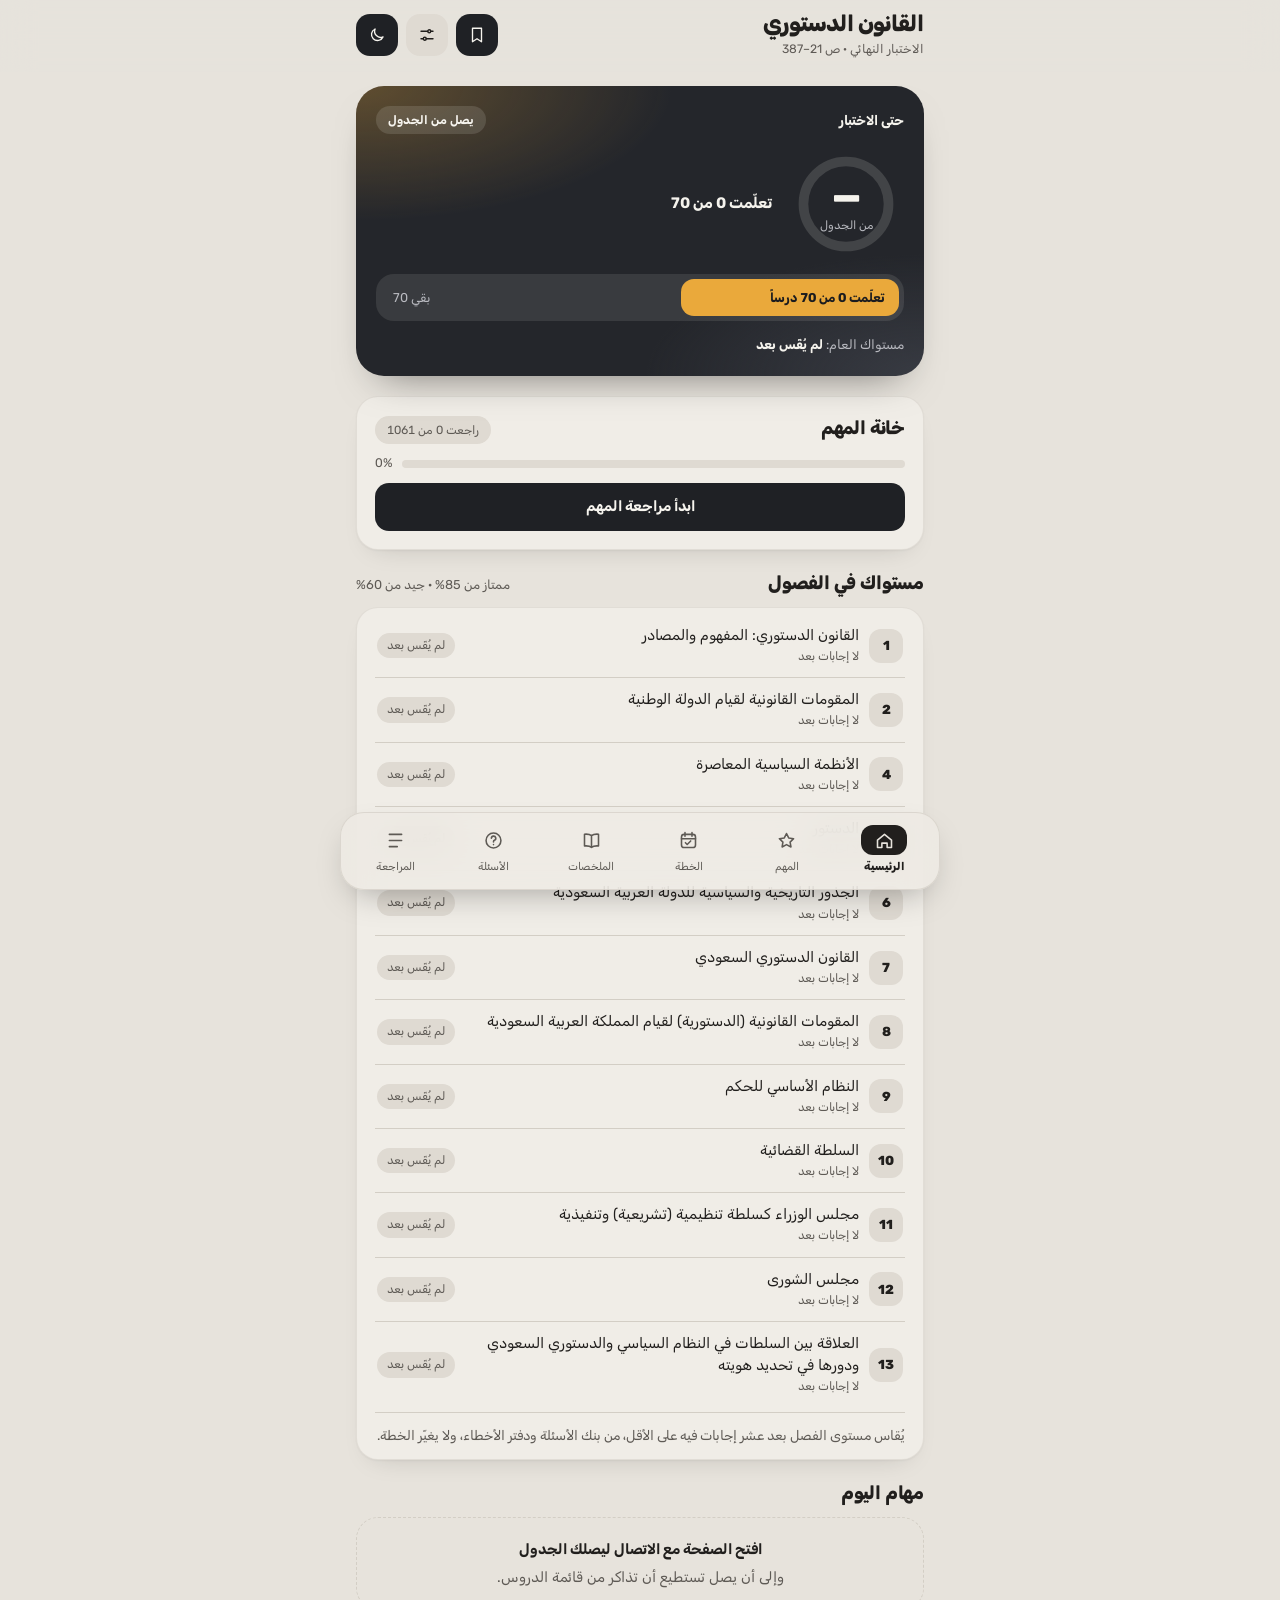
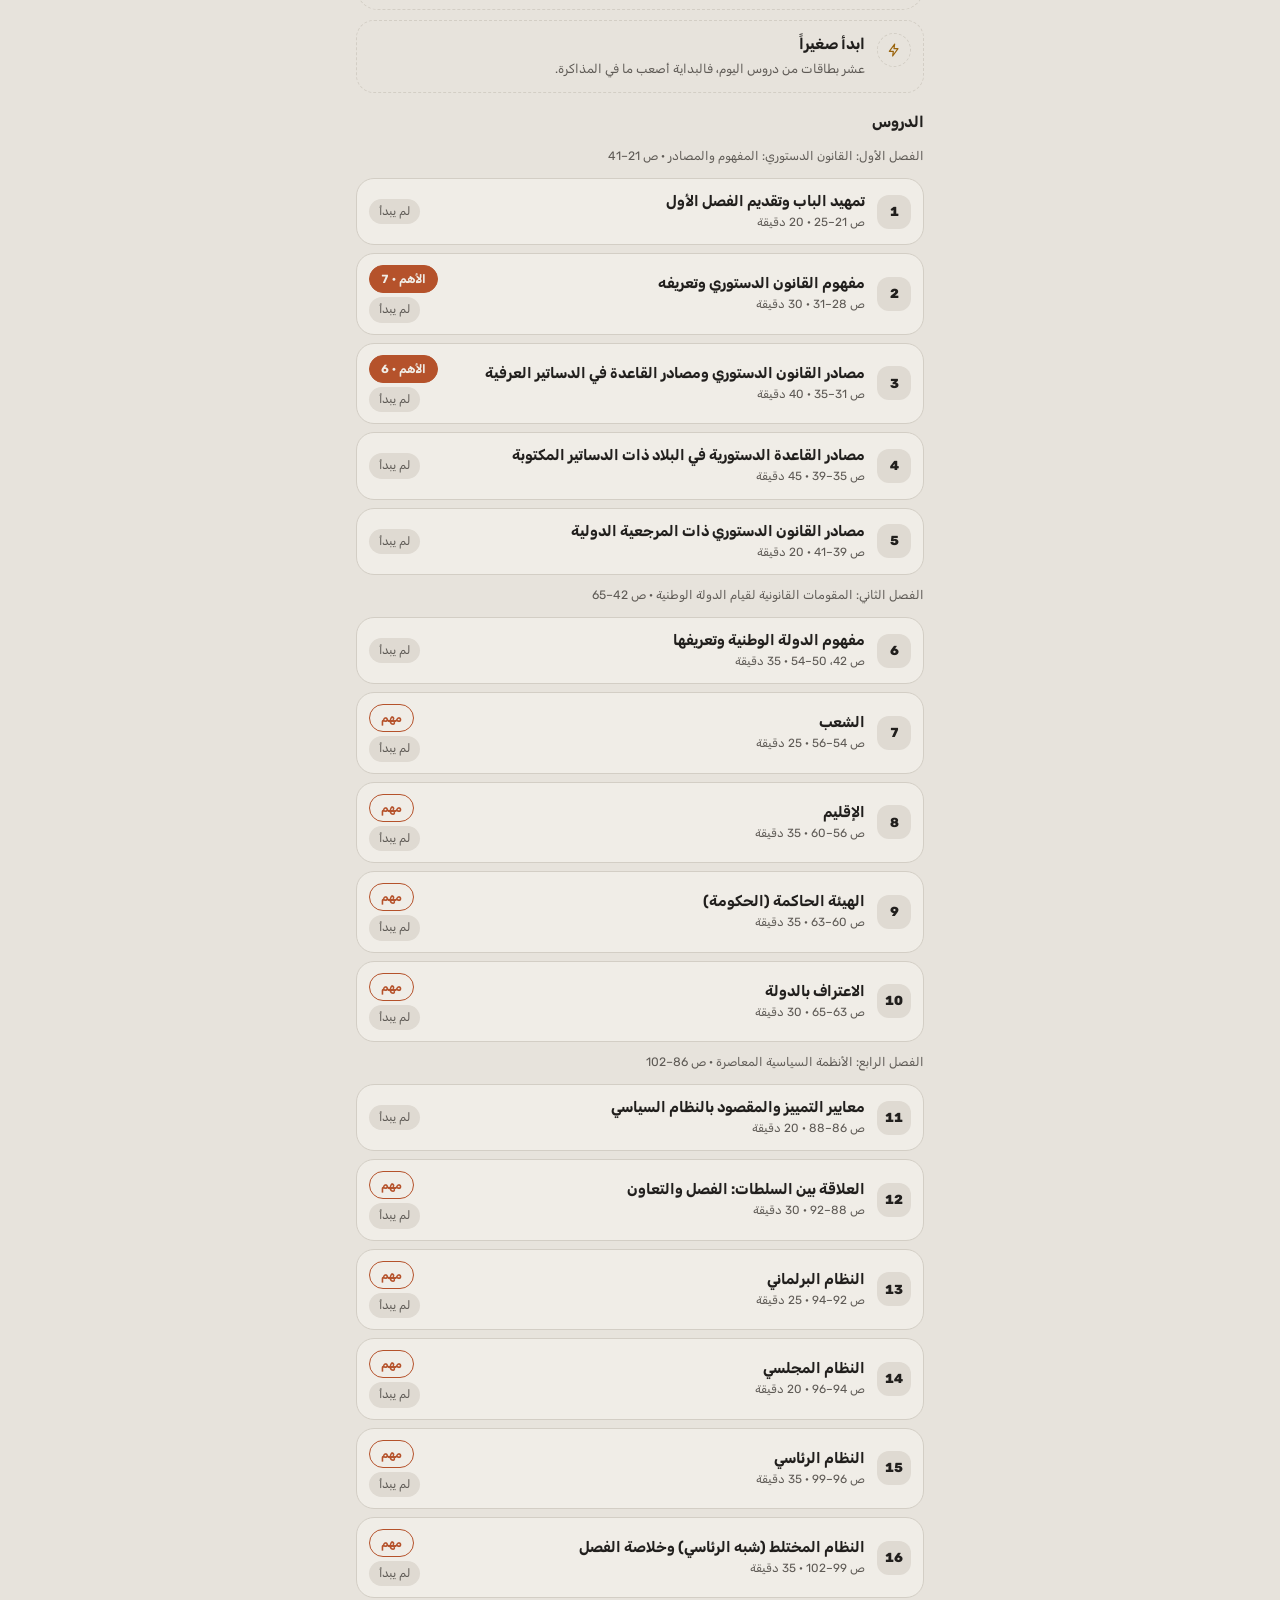
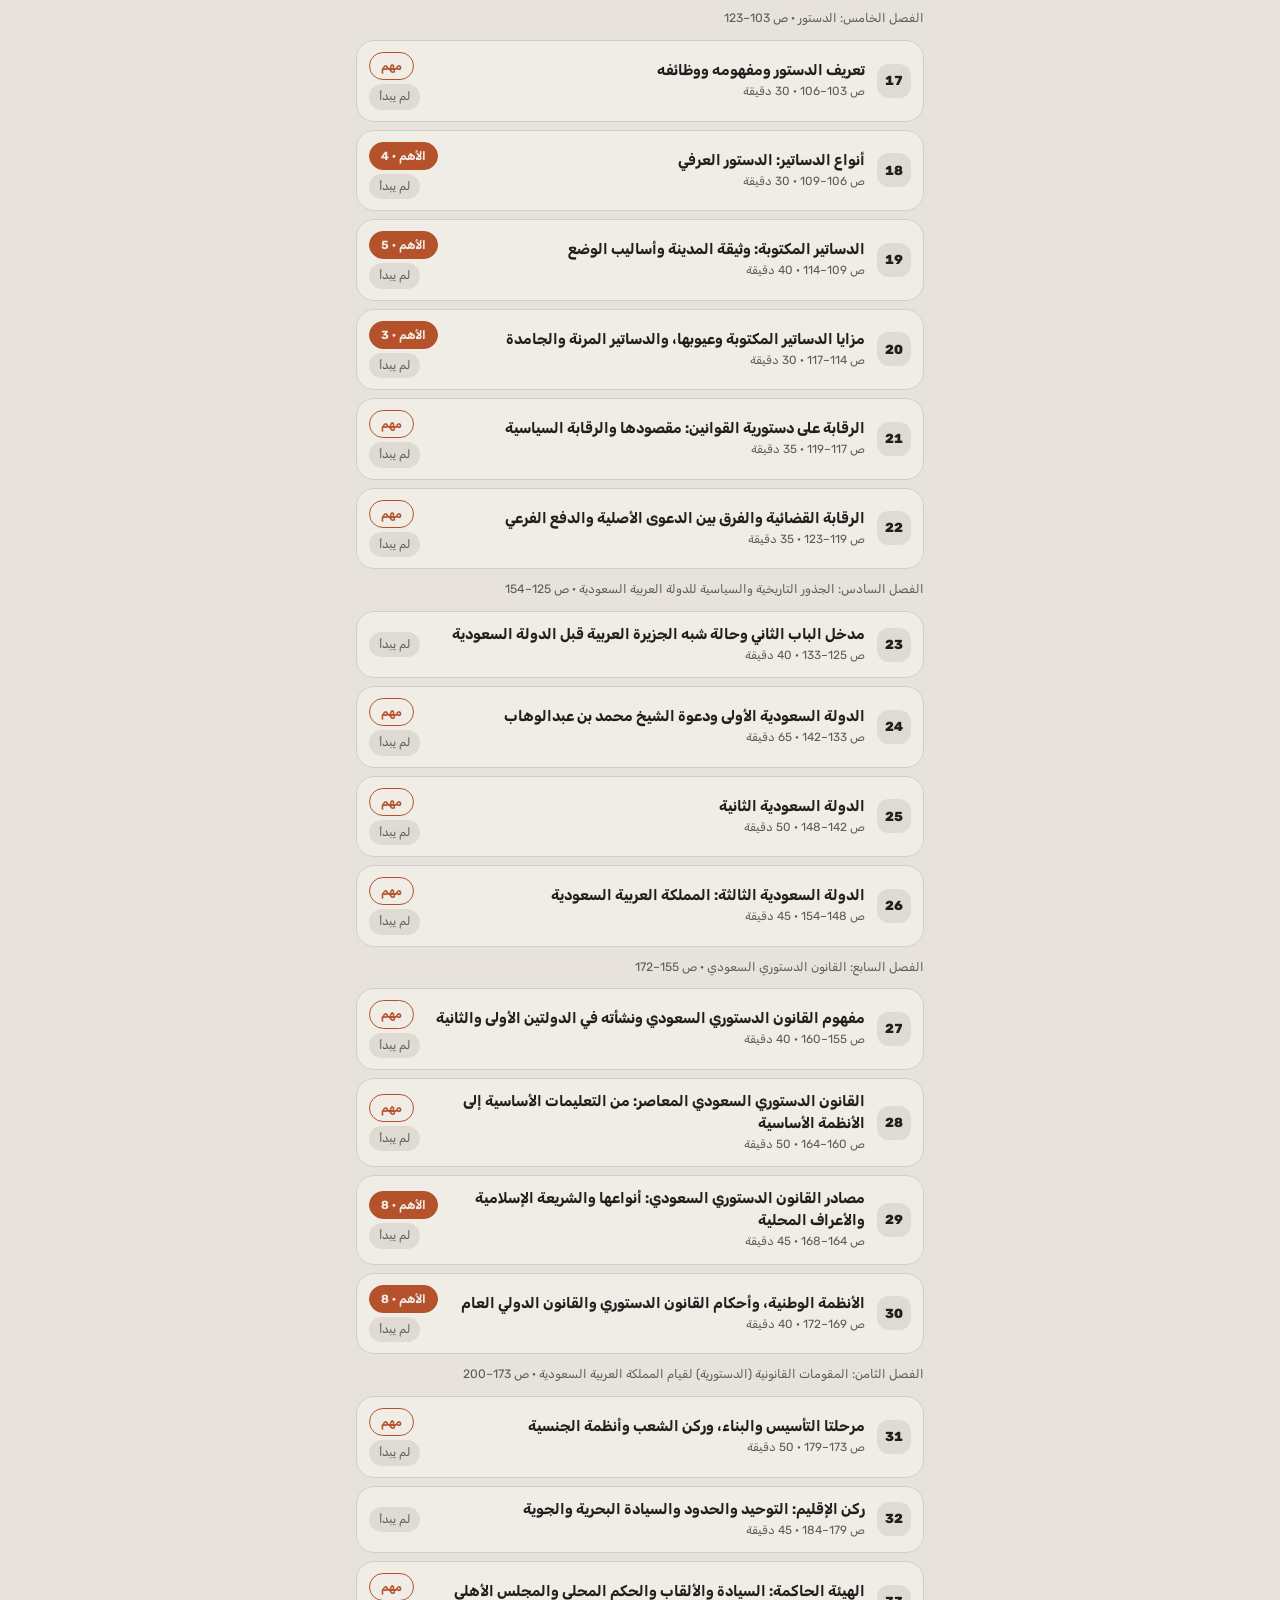
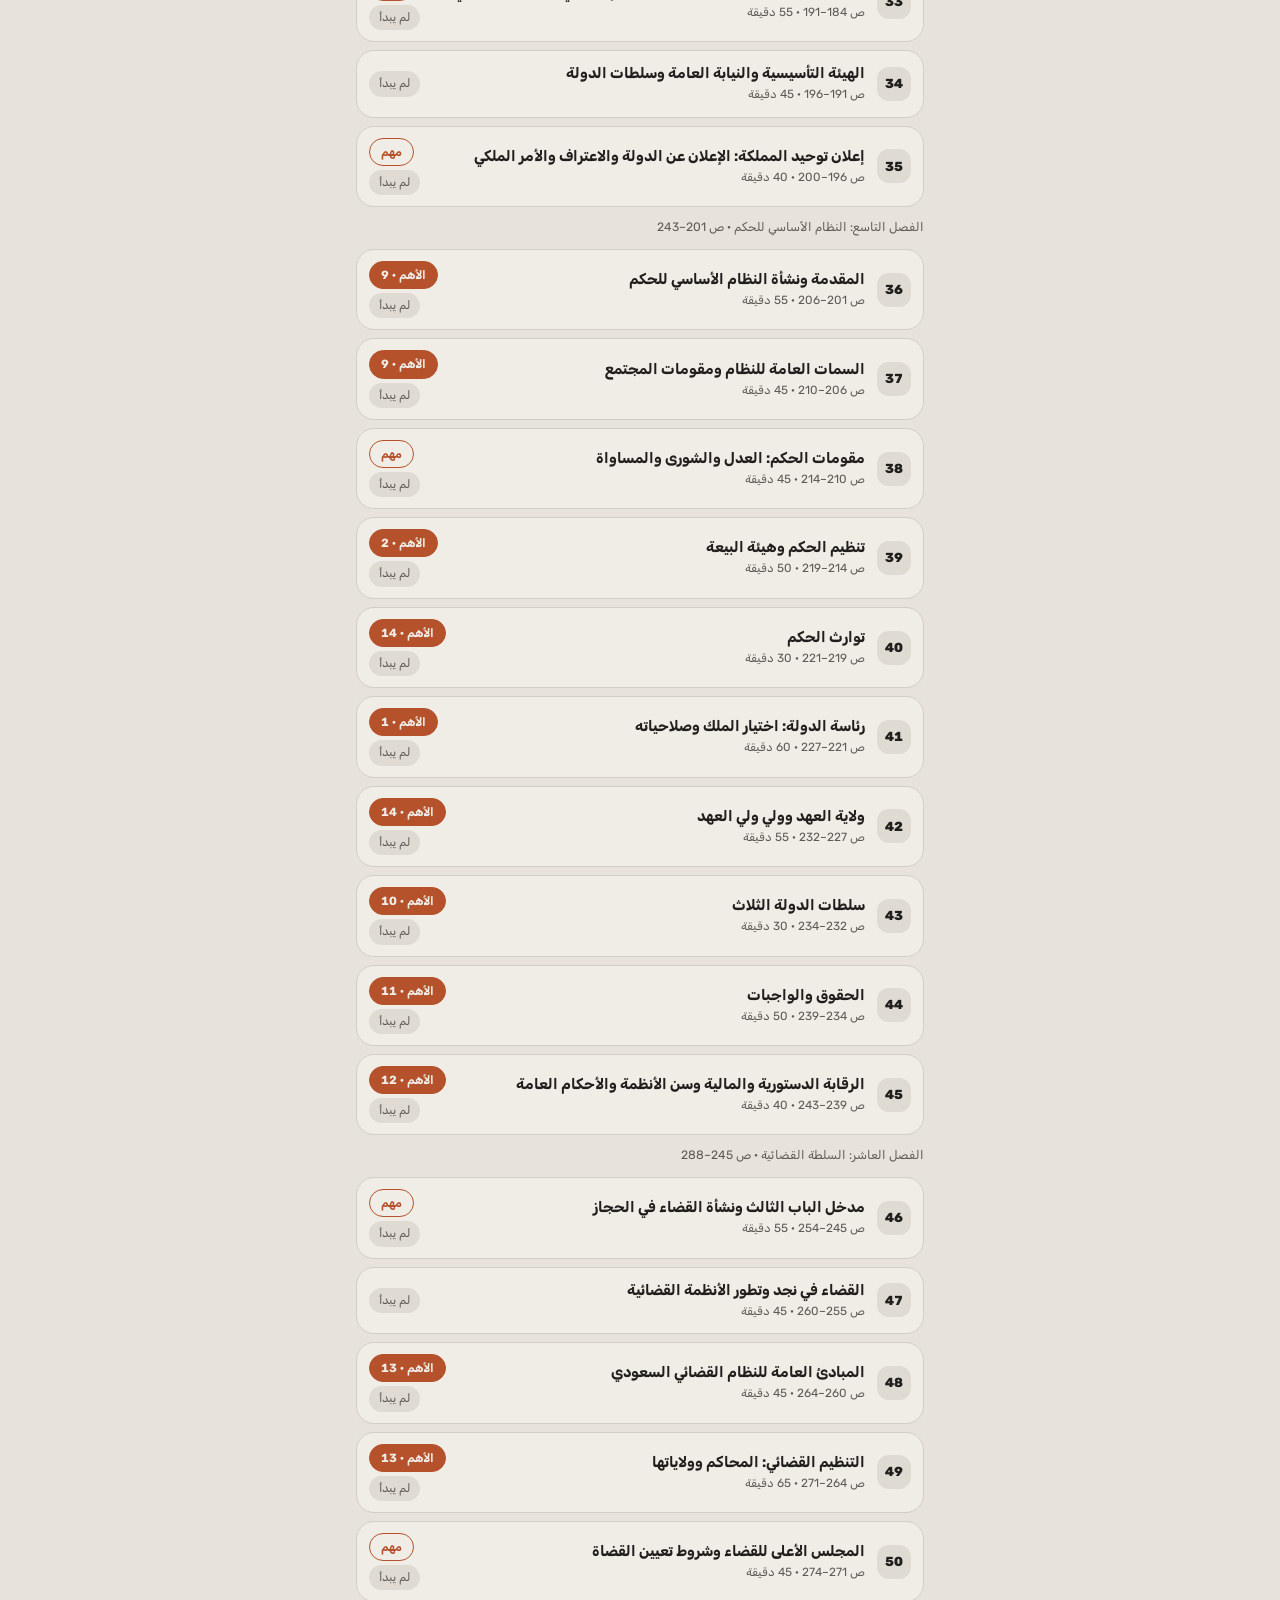
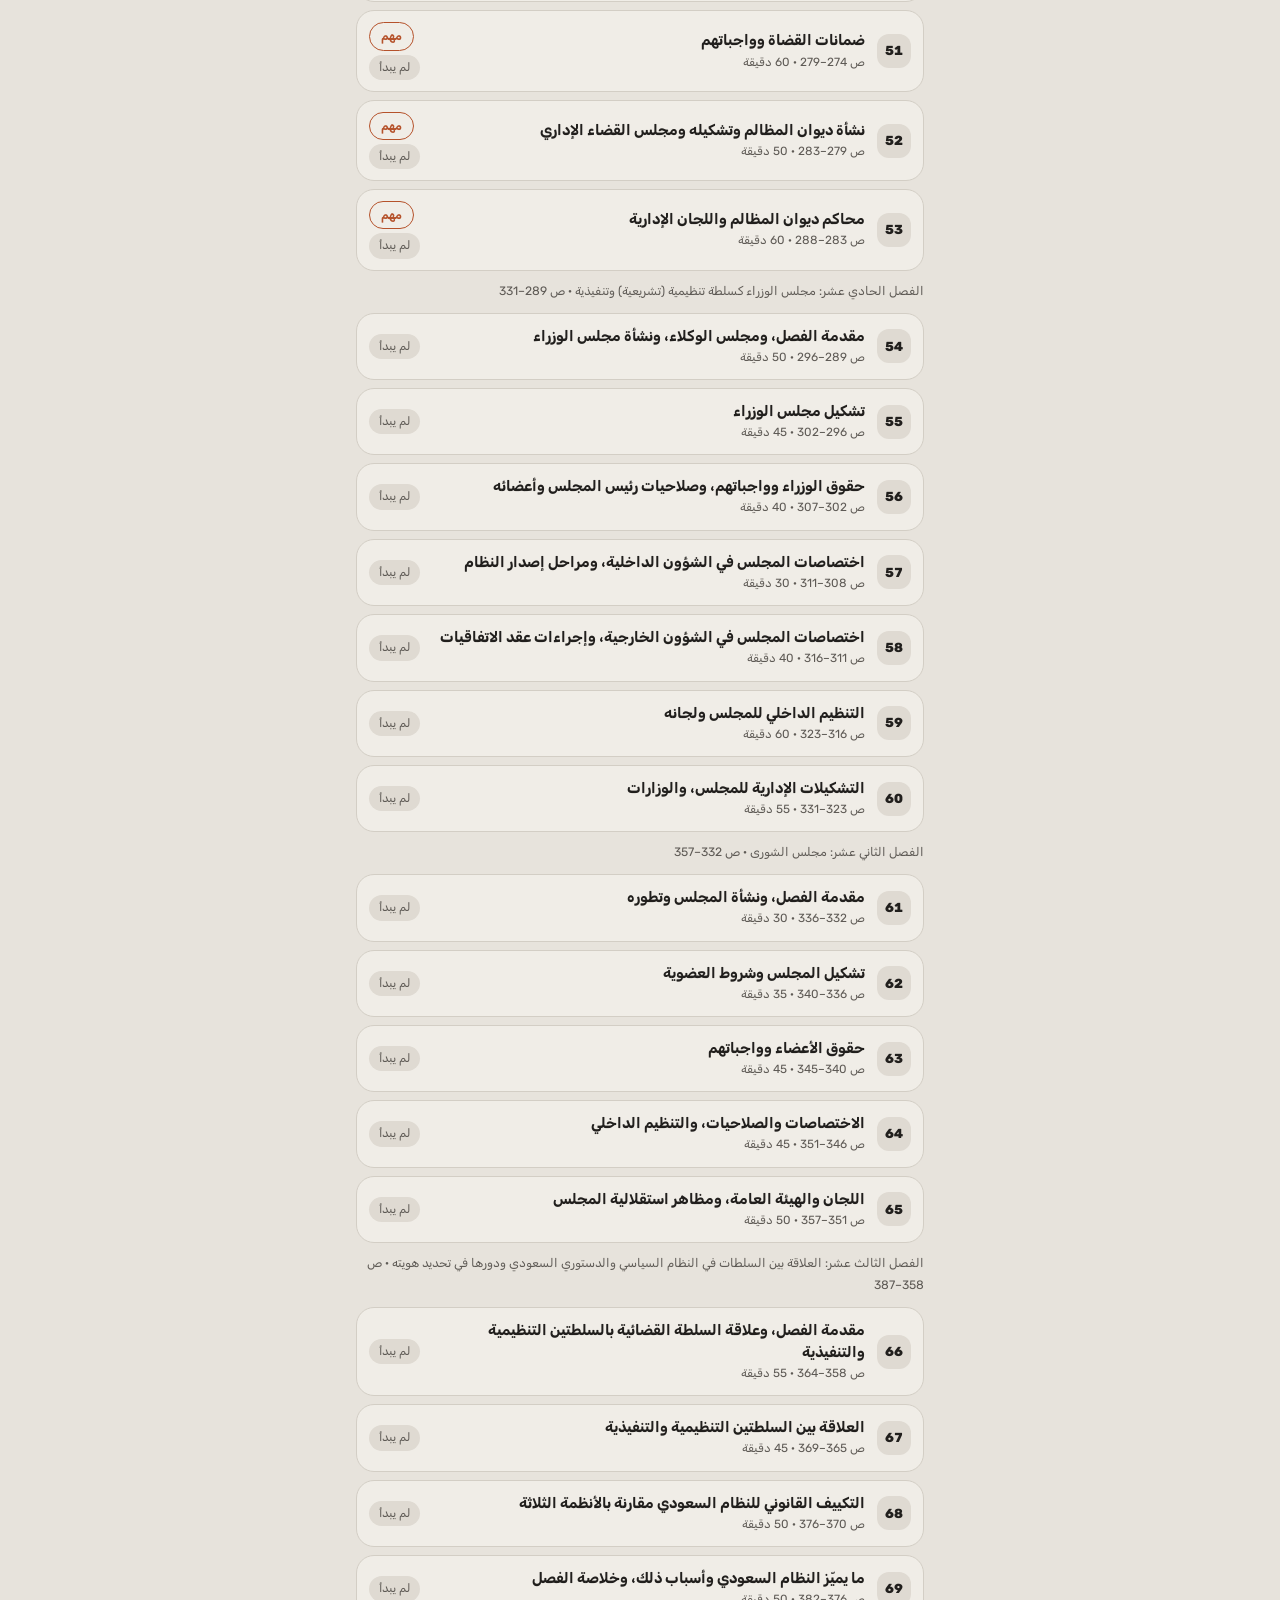
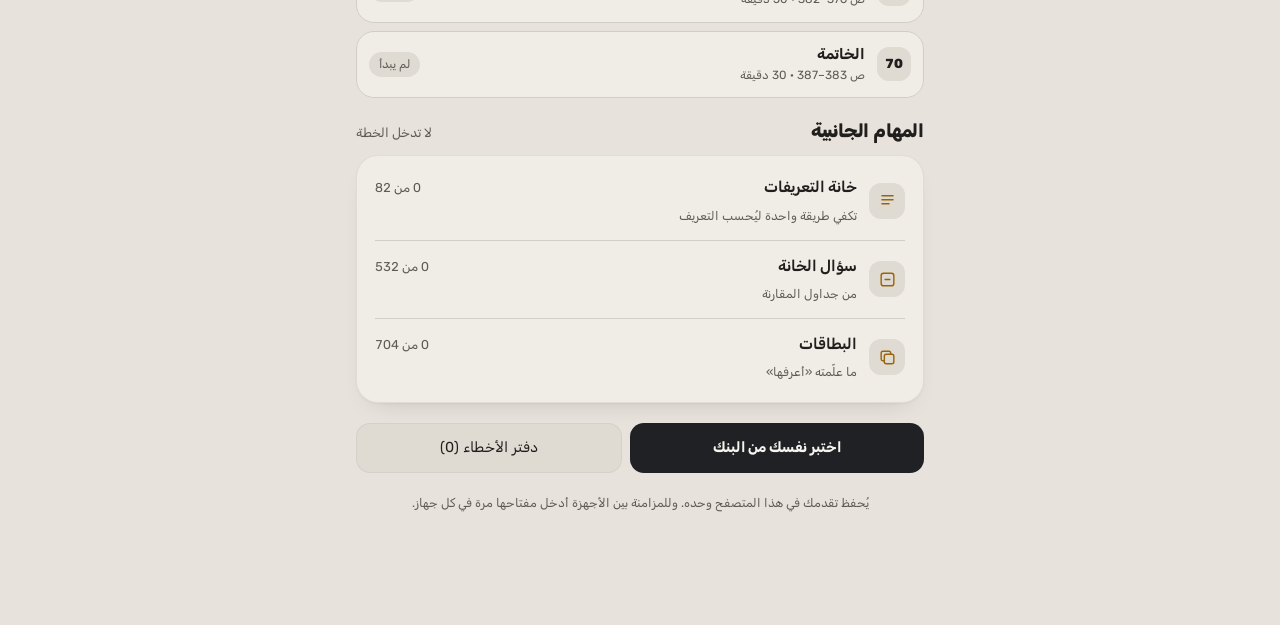
<file: law136/index.html>
<!doctype html>
<html lang="ar" dir="rtl">
<head>
<meta charset="utf-8">
<meta name="viewport" content="width=device-width,initial-scale=1,viewport-fit=cover">
<meta name="theme-color" content="#E7E3DC" media="(prefers-color-scheme: light)">
<meta name="theme-color" content="#121315" media="(prefers-color-scheme: dark)">
<title>القانون الدستوري</title>
<link rel="icon" href="data:image/svg+xml,%3Csvg xmlns=%27http://www.w3.org/2000/svg%27 viewBox=%270 0 32 32%27%3E%3Crect width=%2732%27 height=%2732%27 rx=%278%27 fill=%27%2324262b%27/%3E%3Cpath d=%27M9 9h14M9 16h14M9 23h9%27 stroke=%27%23eaa93b%27 stroke-width=%273%27 stroke-linecap=%27round%27/%3E%3C/svg%3E">
<link rel="preconnect" href="https://fonts.googleapis.com">
<link rel="preconnect" href="https://fonts.gstatic.com" crossorigin>
<link rel="stylesheet" href="https://fonts.googleapis.com/css2?family=Rubik:wght@400;500;700;800&family=Noto+Naskh+Arabic:wght@400;600&display=swap">
<link rel="stylesheet" href="style.css">
</head>
<body data-card="b">
<div class="app">
  <header class="top" id="top">
    <div class="top-in">
      <div class="brand">
        <h1 id="brandName">القانون الدستوري</h1>
        <p id="brandSub"></p>
      </div>
      <div class="head-actions">
        <button type="button" class="icon-btn" id="mistakesBtn" aria-label="دفتر الأخطاء">
          <svg viewBox="0 0 24 24" fill="none" stroke="currentColor" stroke-width="1.8" stroke-linecap="round" stroke-linejoin="round" aria-hidden="true"><path d="M6 3h12v18l-6-4-6 4z"/></svg>
          <span class="badge" id="mistakesBadge" hidden>0</span>
        </button>
        <button type="button" class="icon-btn quiet" id="setBtn" aria-label="الإعدادات" aria-haspopup="dialog">
          <svg viewBox="0 0 24 24" fill="none" stroke="currentColor" stroke-width="1.8" stroke-linecap="round" stroke-linejoin="round" aria-hidden="true"><path d="M4 7h9M17 7h3M4 17h3M11 17h9"/><circle cx="15" cy="7" r="2"/><circle cx="9" cy="17" r="2"/></svg>
        </button>
        <button type="button" class="icon-btn" id="modeBtn" aria-label="الوضع الليلي">
          <svg id="modeIcon" viewBox="0 0 24 24" fill="none" stroke="currentColor" stroke-width="1.8" stroke-linecap="round" stroke-linejoin="round" aria-hidden="true"><path d="M20 14.5A8 8 0 0 1 9.5 4a8 8 0 1 0 10.5 10.5z"/></svg>
        </button>
      </div>
    </div>
  </header>

  <main class="wrap" id="view" tabindex="-1"></main>

  <nav class="tabs" aria-label="أقسام الموقع">
    <div class="tabs-in">
      <button type="button" class="tab" data-tab="home"><span class="tab-ic"><svg viewBox="0 0 24 24" fill="none" stroke="currentColor" stroke-width="1.8" stroke-linecap="round" stroke-linejoin="round" aria-hidden="true"><path d="M4 11.5 12 5l8 6.5V20h-5v-5H9v5H4z"/></svg></span>الرئيسية</button>
      <button type="button" class="tab" data-tab="imp"><span class="tab-ic"><svg viewBox="0 0 24 24" fill="none" stroke="currentColor" stroke-width="1.8" stroke-linecap="round" stroke-linejoin="round" aria-hidden="true"><path d="m12 4 2.5 5.1 5.6.8-4 3.9 1 5.6-5.1-2.7-5 2.7.9-5.6-4-3.9 5.6-.8z"/></svg></span>المهم</button>
      <button type="button" class="tab" data-tab="plan"><span class="tab-ic"><svg viewBox="0 0 24 24" fill="none" stroke="currentColor" stroke-width="1.8" stroke-linecap="round" stroke-linejoin="round" aria-hidden="true"><rect x="4" y="5" width="16" height="15" rx="3"/><path d="M8 3v4M16 3v4M4 10h16M8.5 14.5l2 2 4-4"/></svg></span>الخطة</button>
      <button type="button" class="tab" data-tab="sum"><span class="tab-ic"><svg viewBox="0 0 24 24" fill="none" stroke="currentColor" stroke-width="1.8" stroke-linecap="round" stroke-linejoin="round" aria-hidden="true"><path d="M12 6.5C10.3 5 7.8 4.5 4 4.8v13.4c3.8-.3 6.3.2 8 1.7 1.7-1.5 4.2-2 8-1.7V4.8c-3.8-.3-6.3.2-8 1.7zM12 6.5v13.4"/></svg></span>الملخصات</button>
      <button type="button" class="tab" data-tab="quiz"><span class="tab-ic"><svg viewBox="0 0 24 24" fill="none" stroke="currentColor" stroke-width="1.8" stroke-linecap="round" stroke-linejoin="round" aria-hidden="true"><circle cx="12" cy="12" r="8.5"/><path d="M9.6 9.5a2.5 2.5 0 1 1 3.4 2.3c-.6.3-1 .8-1 1.5v.4M12 16.6v.1"/></svg></span>الأسئلة</button>
      <button type="button" class="tab" data-tab="rev"><span class="tab-ic"><svg viewBox="0 0 24 24" fill="none" stroke="currentColor" stroke-width="1.8" stroke-linecap="round" stroke-linejoin="round" aria-hidden="true"><path d="M5 5h14M5 12h14M5 19h9"/></svg></span>المراجعة</button>
    </div>
  </nav>
</div>

<div class="sheet" id="sheet" hidden></div>
<div class="mm" id="mapView" hidden></div>
<div class="toast" id="toast" role="status" aria-live="polite" hidden></div>
<noscript><p class="noscript">تحتاج هذه الصفحة إلى تشغيل JavaScript.</p></noscript>

<script src="../sync.js"></script>
<script src="../schedule.js"></script>
<script src="config.js"></script>
<script src="store.js"></script>
<script src="data/c1.js"></script>
<script src="data/c2.js"></script>
<script src="data/c4.js"></script>
<script src="data/c5.js"></script>
<script src="data/c6.js"></script>
<script src="data/c7.js"></script>
<script src="data/c8.js"></script>
<script src="data/c9.js"></script>
<script src="data/c10.js"></script>
<script src="data/c11.js"></script>
<script src="data/c12.js"></script>
<script src="data/c13.js"></script>
<script src="data/defs.js"></script>
<script src="data/imp.js"></script>
<script src="app.js"></script>
</body>
</html>
</file>
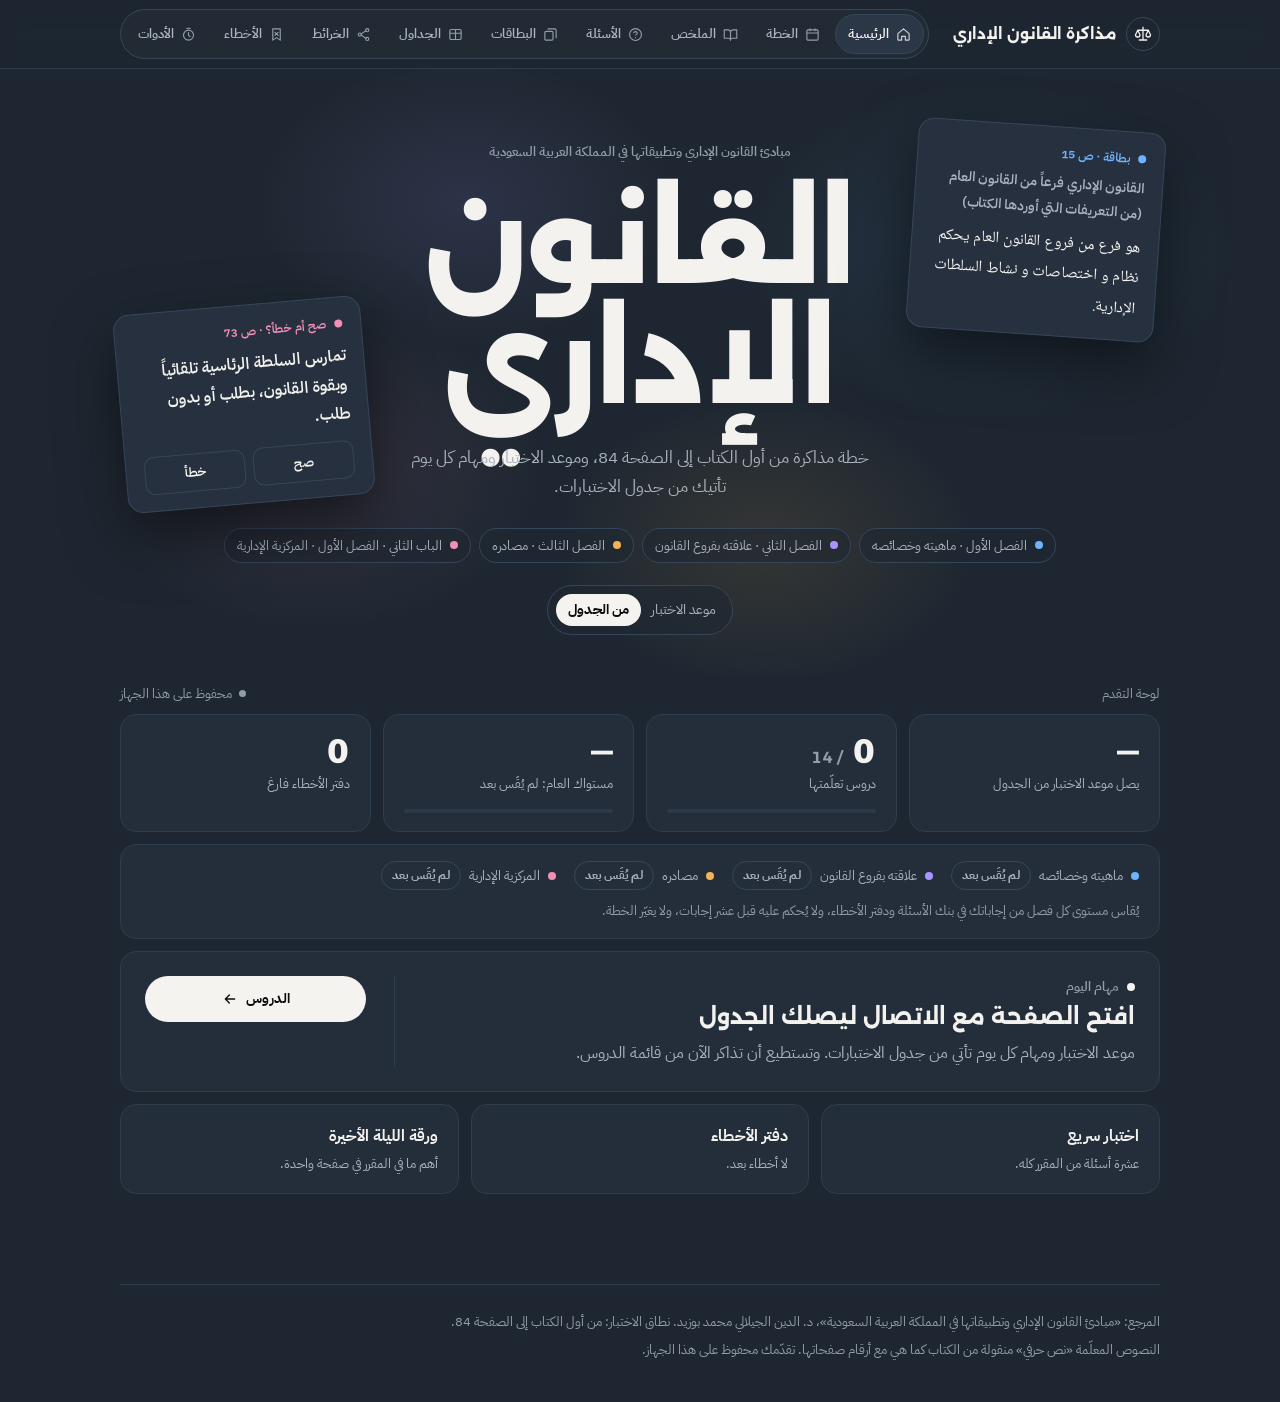
<file: law138/index.html>
<!doctype html><html><head><meta charset=utf8><meta name=viewport content="width=device-width,initial-scale=1,viewport-fit=cover"><style>:root{color-scheme:light;box-sizing:border-box;padding-top:env(safe-area-inset-top,0px);padding-bottom:env(safe-area-inset-bottom,0px)}html{scroll-padding-top:env(safe-area-inset-top,0px)}body{margin:0;padding:0;font:14px -apple-system,BlinkMacSystemFont,sans-serif;background:#fff;color:#000}img{max-width:100%}[hidden]:not([hidden=until-found i]){display:none!important}</style></head><body>
<title>مذاكرة القانون الإداري</title>
<link rel="preconnect" href="https://fonts.googleapis.com">
<link rel="preconnect" href="https://fonts.gstatic.com" crossorigin>
<link rel="stylesheet" href="https://fonts.googleapis.com/css2?family=Alexandria:wght@600;700;800&family=IBM+Plex+Sans+Arabic:wght@400;500;600;700&family=Noto+Naskh+Arabic:wght@400;600&display=swap">
<style>
/* Layout: one centred 1080px column under a sticky pill navigation; each tool is its own view (hash route).
   Colour logic: every chapter keeps one hue everywhere; green and red are reserved for right and wrong. */
:root{
  color-scheme: dark;
  --bg:#1E2731;
  --surface:#242E3B;
  --surface-2:#293442;
  --line:#2F3C4C;
  --line-2:#364659;
  --text:#f3f2ef;
  --text-2:#AAB3BE;
  --text-3:#939DA9;
  --white:#f4f3ef;
  --ink:#0c0c0c;
  --ch1:#6db3ff; --ch1-soft:rgba(109,179,255,.11); --ch1-line:rgba(109,179,255,.42);
  --ch2:#a993ff; --ch2-soft:rgba(169,147,255,.11); --ch2-line:rgba(169,147,255,.42);
  --ch3:#f3b453; --ch3-soft:rgba(243,180,83,.11);  --ch3-line:rgba(243,180,83,.42);
  --ch4:#f28fb6; --ch4-soft:rgba(242,143,182,.11); --ch4-line:rgba(242,143,182,.42);
  --ok:#5ad08f;  --ok-soft:rgba(90,208,143,.11);   --ok-line:rgba(90,208,143,.45);
  --bad:#f26a5e; --bad-soft:rgba(242,106,94,.11);  --bad-line:rgba(242,106,94,.45);
  --font-display:"Alexandria","IBM Plex Sans Arabic","Segoe UI",Tahoma,sans-serif;
  --font-body:"IBM Plex Sans Arabic","Segoe UI",Tahoma,system-ui,sans-serif;
  --font-book:"Noto Naskh Arabic","Amiri","Traditional Arabic","Times New Roman",serif;
}
*{box-sizing:border-box}
[hidden]{display:none!important}
html{scroll-padding-top:110px}
body{background:var(--bg);color:var(--text);font-family:var(--font-body);font-size:16px;line-height:1.7;-webkit-font-smoothing:antialiased}
.app{overflow-x:clip;min-height:100vh}
a{color:inherit}
button{font:inherit;color:inherit}
h1,h2,h3,h4{margin:0;text-wrap:balance}
p{margin:0}
:focus-visible{outline:2px solid var(--white);outline-offset:3px;border-radius:10px}
.c1{--c:var(--ch1);--c-soft:var(--ch1-soft);--c-line:var(--ch1-line)}
.c2{--c:var(--ch2);--c-soft:var(--ch2-soft);--c-line:var(--ch2-line)}
.c3{--c:var(--ch3);--c-soft:var(--ch3-soft);--c-line:var(--ch3-line)}
.c4{--c:var(--ch4);--c-soft:var(--ch4-soft);--c-line:var(--ch4-line)}
.cw{--c:var(--white);--c-soft:rgba(244,243,239,.08);--c-line:rgba(244,243,239,.35)}
.wrap{width:min(1080px,100%);margin-inline:auto;padding-inline:20px}
.dot{display:inline-block;width:8px;height:8px;border-radius:50%;background:var(--c);flex:none}
.num{font-variant-numeric:tabular-nums}
.nw{white-space:nowrap}
.muted{color:var(--text-3)}
.sr{position:absolute;width:1px;height:1px;overflow:hidden;clip:rect(0 0 0 0);white-space:nowrap}

/* top bar */
.top{position:sticky;top:env(safe-area-inset-top,0px);z-index:40;background:rgba(30,39,49,.85);-webkit-backdrop-filter:saturate(140%) blur(14px);backdrop-filter:saturate(140%) blur(14px);border-bottom:1px solid var(--line)}
.top-in{display:flex;align-items:center;justify-content:space-between;gap:14px;min-height:68px}
.brand{display:flex;align-items:center;gap:10px;font-family:var(--font-display);font-weight:700;font-size:15px;white-space:nowrap;text-decoration:none}
.brand-mark{width:34px;height:34px;border-radius:50%;border:1.5px solid var(--line-2);display:grid;place-items:center}
.brand-mark svg{width:18px;height:18px}
.nav{display:flex;gap:2px;padding:4px;border:1px solid var(--line-2);border-radius:999px;background:rgba(255,255,255,.02);overflow-x:auto;scrollbar-width:none;min-width:0}
.nav::-webkit-scrollbar{display:none}
.nav a{display:inline-flex;align-items:center;gap:7px;padding:8px 12px;border-radius:999px;font-size:13px;font-weight:600;color:var(--text-2);text-decoration:none;white-space:nowrap;border:1px solid transparent;transition:color .15s,background .15s}
.nav a svg{width:15px;height:15px;flex:none;opacity:.85}
.nav a:hover{color:var(--text)}
.nav a.on{background:#2B3746;color:var(--text);border-color:var(--line-2)}
.nav .cnt{min-width:18px;height:18px;padding-inline:5px;border-radius:999px;background:var(--bad);color:var(--ink);font-size:11px;font-weight:700;display:inline-grid;place-items:center}
@media (max-width:1180px){.top-in{flex-wrap:wrap;padding-block:10px;min-height:0}.nav{order:3;width:100%}}

/* shared */
.sec{padding-block:56px 0}
.eyebrow{font-size:13px;font-weight:600;color:var(--text-3);display:flex;flex-wrap:wrap;align-items:center;gap:8px}
.h2{font-family:var(--font-display);font-weight:800;font-size:clamp(32px,5.2vw,54px);line-height:1.14;margin-top:8px}
.h3{font-family:var(--font-display);font-weight:700;font-size:22px;line-height:1.35}
.lead{color:var(--text-2);max-width:64ch;margin-top:12px}
.pagehead{padding-top:52px}
.pagehead.tight{padding-top:0}
@media (max-width:620px){.pagehead{padding-top:36px}}
.btn-white{display:inline-flex;align-items:center;justify-content:center;gap:8px;padding:11px 20px;border-radius:999px;background:var(--white);color:var(--ink);font-weight:700;font-size:14px;border:0;cursor:pointer;text-decoration:none;white-space:nowrap;transition:transform .15s,background .15s}
.btn-white:hover{background:#fff;transform:translateY(-1px)}
.btn-white:disabled{opacity:.45;cursor:not-allowed;transform:none}
.btn-white svg,.btn-ghost svg{width:16px;height:16px;flex:none}
.btn-ghost{display:inline-flex;align-items:center;justify-content:center;gap:7px;padding:9px 15px;border-radius:999px;border:1px solid var(--line-2);background:transparent;color:var(--text);font-weight:600;font-size:13px;cursor:pointer;white-space:nowrap;text-decoration:none;transition:border-color .15s,background .15s}
.btn-ghost:hover{border-color:#44576F;background:var(--surface-2)}
.btn-ghost.danger{color:var(--bad);border-color:var(--bad-line)}
.btn-ghost.armed{background:var(--bad);color:var(--ink);border-color:var(--bad)}
.card{background:var(--surface);border:1px solid var(--line);border-radius:16px}
.row-btns{display:flex;flex-wrap:wrap;gap:8px}
.tag{display:inline-flex;align-items:center;gap:7px;font-size:12.5px;font-weight:600;color:var(--c)}
.badge{display:inline-flex;align-items:center;gap:6px;font-size:11.5px;font-weight:700;padding:3px 10px;border-radius:999px;background:#27323F;border:1px solid var(--line-2);color:var(--text);white-space:nowrap}
.badge.ok{background:var(--ok-soft);border-color:var(--ok-line);color:var(--ok)}
.badge.warn{background:var(--ch3-soft);border-color:var(--ch3-line);color:var(--ch3)}
.badge.out{background:var(--bad-soft);border-color:var(--bad-line);color:var(--bad)}
.xb{display:inline-flex;align-items:center;gap:6px;font-size:11.5px;font-weight:700;padding:3px 10px;border-radius:999px;background:rgba(244,243,239,.06);border:1px solid var(--line-2);color:var(--text);white-space:nowrap;vertical-align:middle}
.xb i{width:7px;height:7px;border-radius:50%;background:var(--white);flex:none}
.xb.x-r i{background:var(--bad)} .xb.x-g i{background:var(--ok)}
.expect{margin-top:18px;padding:14px 16px;border:1px solid var(--line-2);border-radius:14px;background:var(--surface);font-size:14.5px;line-height:1.9}
.expect ul{list-style:none;margin:8px 0 12px;padding:0;display:grid;gap:8px}
.expect li{color:var(--text-2)} .expect li b{color:var(--text)}
.xlegend{display:flex;flex-wrap:wrap;gap:8px 14px;align-items:center;font-size:12.5px;color:var(--text-3);margin-top:12px}
.pbar{height:6px;border-radius:6px;background:#2D3949;overflow:hidden}
.pbar i{display:block;height:100%;border-radius:6px;background:var(--c,var(--white));transition:width .3s}
.seg{display:inline-flex;flex-wrap:wrap;padding:4px;border:1px solid var(--line-2);border-radius:999px;gap:2px}
.seg button{padding:7px 14px;border-radius:999px;border:0;background:transparent;color:var(--text-2);font-weight:600;font-size:13px;cursor:pointer;white-space:nowrap}
.seg button[aria-pressed="true"]{background:var(--white);color:var(--ink)}
.seg.sm button{padding:5px 11px;font-size:12px}
.empty{padding:28px;text-align:center;color:var(--text-2);border:1px dashed var(--line-2);border-radius:16px}
.empty b{display:block;color:var(--text);font-size:17px;margin-bottom:4px}
.check{width:22px;height:22px;border-radius:7px;border:1.5px solid var(--line-2);display:grid;place-items:center;flex:none;background:transparent;cursor:pointer;padding:0}
.check svg{width:13px;height:13px;opacity:0}
.check[aria-pressed="true"]{background:var(--c,var(--white));border-color:var(--c,var(--white))}
.check[aria-pressed="true"] svg{opacity:1;color:var(--ink)}
.check.auto{cursor:default}
.check.auto[data-on="1"]{background:var(--ok);border-color:var(--ok)}
.check.auto[data-on="1"] svg{opacity:1;color:var(--ink)}
.qnav{display:flex;flex-wrap:wrap;gap:6px}
.qnav button{width:34px;height:34px;border-radius:9px;border:1px solid var(--line-2);background:transparent;font-size:12.5px;font-weight:600;color:var(--text-3);cursor:pointer;padding:0}
.qnav button.done{background:var(--surface-2);color:var(--text);border-color:#44576F}
.qnav button.cur{background:var(--white);color:var(--ink);border-color:var(--white)}
.pending-e{display:grid;gap:12px}
.pending-e .mine{font-size:14.5px;line-height:1.9;color:var(--text);white-space:pre-wrap;padding:12px 14px;border:1px solid var(--line-2);border-radius:12px}

/* hero */
.hero{position:relative;text-align:center;padding-block:72px 40px;isolation:isolate}
.hero::before{content:"";position:absolute;inset:0 -10%;z-index:-1;pointer-events:none;
  background:radial-gradient(28% 40% at 78% 30%,var(--ch1-soft),transparent 70%),radial-gradient(26% 38% at 24% 66%,var(--ch4-soft),transparent 70%),radial-gradient(24% 34% at 60% 78%,var(--ch3-soft),transparent 70%),radial-gradient(24% 34% at 36% 22%,var(--ch2-soft),transparent 70%)}
.hero .eyebrow{justify-content:center}
.hero h1{font-family:var(--font-display);font-weight:800;font-size:clamp(56px,11vw,118px);line-height:1.02;letter-spacing:-.01em;margin-top:18px}
.hero-sub{color:var(--text-2);font-size:17px;margin:22px auto 0;max-width:46ch}
.legend{display:flex;flex-wrap:wrap;justify-content:center;gap:8px;margin-top:26px}
.legend span{display:inline-flex;align-items:center;gap:8px;padding:6px 12px;border:1px solid var(--line-2);border-radius:999px;font-size:12.5px;color:var(--text-2);background:rgba(30,39,49,.6)}
.countdown{display:inline-flex;align-items:center;gap:10px;margin-top:22px;padding-block:8px;padding-inline:16px 8px;border-radius:999px;border:1px solid var(--line-2);font-size:14px;color:var(--text-2);background:rgba(30,39,49,.6)}
.countdown b{background:var(--white);color:var(--ink);border-radius:999px;padding:4px 12px;font-weight:700}
.floaters{display:contents}
.float{position:absolute;width:248px;text-align:start;padding:16px 18px;border-radius:16px;background:#26303E;border:1px solid var(--line-2);box-shadow:0 24px 60px rgba(0,0,0,.55)}
.float .src{display:flex;align-items:center;gap:8px;font-size:12px;font-weight:600;color:var(--c)}
.float .bk{font-family:var(--font-book);font-size:16px;line-height:1.9;margin-top:8px}
.float .fq{margin-top:8px;font-weight:600;line-height:1.8}
.float .tf{display:flex;gap:8px;margin-top:12px}
.float .tf button{flex:1;padding:7px;border-radius:10px;border:1px solid var(--line-2);background:transparent;cursor:pointer;font-weight:600;font-size:13px}
.float .tf button.is-right{border-color:var(--ok-line);background:var(--ok-soft);color:var(--ok)}
.float .tf button.is-wrong{border-color:var(--bad-line);background:var(--bad-soft);color:var(--bad)}
.float .tf-note{font-size:12.5px;color:var(--text-2);margin-top:8px;line-height:1.8}
.float-a{top:56px;inset-inline-start:0;transform:rotate(4deg)}
.float-b{top:236px;inset-inline-end:0;transform:rotate(-5deg)}
@media (max-width:1040px){.floaters{display:grid;grid-template-columns:repeat(2,minmax(0,1fr));gap:14px;margin-top:36px}.float{position:static;width:auto;transform:none}}
@media (max-width:620px){.floaters{grid-template-columns:1fr}}

/* dashboard */
.stats-label{display:flex;flex-wrap:wrap;justify-content:space-between;align-items:center;gap:10px;margin-top:8px;font-size:12.5px;color:var(--text-3)}
.sync{display:inline-flex;align-items:center;gap:7px}
.sync i{width:7px;height:7px;border-radius:50%;background:var(--text-3)}
.sync.cloud i{background:var(--ok)}
.stats{display:grid;grid-template-columns:repeat(4,minmax(0,1fr));gap:12px;margin-top:10px}
.stat{padding:18px 20px}
.stat b{display:block;font-family:var(--font-display);font-size:34px;font-weight:700;line-height:1.1}
.stat b small{font-size:16px;color:var(--text-3);font-weight:600}
.stat span{font-size:13px;color:var(--text-2)}
.stat .pbar{margin-top:12px;height:4px}
@media (max-width:760px){.stats{grid-template-columns:repeat(2,minmax(0,1fr))}}
.today{display:grid;grid-template-columns:minmax(0,1fr) 250px;gap:28px;padding:24px;margin-top:12px}
.today-side{display:flex;flex-direction:column;justify-content:space-between;gap:18px;padding-inline-start:28px;border-inline-start:1px solid var(--line)}
.ring{font-family:var(--font-display);font-size:44px;font-weight:700;line-height:1}
.ring small{display:block;font-family:var(--font-body);font-size:13px;color:var(--text-2);font-weight:500;margin-top:8px}
@media (max-width:820px){.today{grid-template-columns:1fr}.today-side{padding-inline-start:0;border-inline-start:0;border-top:1px solid var(--line);padding-top:18px}}
.quick{display:grid;grid-template-columns:repeat(3,minmax(0,1fr));gap:12px;margin-top:12px}
.quick a,.quick button{display:flex;flex-direction:column;gap:4px;padding:18px 20px;text-align:start;text-decoration:none;cursor:pointer;color:var(--text)}
.quick b{font-size:15.5px}
.quick span{font-size:13px;color:var(--text-2)}
.quick a:hover,.quick button:hover{border-color:#3C4D62}
@media (max-width:760px){.quick{grid-template-columns:1fr}}

/* tasks */
.tasks{list-style:none;margin:16px 0 0;padding:0;display:grid;gap:8px}
.task{display:flex;align-items:center;gap:12px;padding:11px 14px;border:1px solid var(--line);border-radius:12px;background:transparent}
.task .t{flex:1;min-width:0;font-weight:500}
.task .t a{text-decoration:none}
.task .t a:hover{text-decoration:underline;text-underline-offset:4px}
.task .m{font-size:12.5px;color:var(--text-3);white-space:nowrap}
.task.done .t{color:var(--text-3);text-decoration:line-through;text-decoration-color:var(--text-3)}
.task .go{font-size:12.5px;font-weight:600;color:var(--text-2);text-decoration:none;white-space:nowrap;background:none;border:0;cursor:pointer;padding:0}
.task .go:hover{color:var(--text)}

/* plan */
.days{display:grid;gap:12px;margin-top:28px}
.day{display:grid;grid-template-columns:96px minmax(0,1fr) auto;align-items:center;gap:22px;padding:22px 24px}
.day-date b{display:block;font-family:var(--font-display);font-size:36px;font-weight:700;line-height:1}
.day-date span{display:block;margin-top:9px;font-size:12px;color:var(--text-3);font-weight:600}
.day-eyebrow{display:flex;flex-wrap:wrap;align-items:center;gap:8px;font-size:12.5px;color:var(--text-3);font-weight:600}
.dots{display:inline-flex;gap:4px}
.day-title{font-size:19px;font-weight:700;margin-top:5px}
.day-topics{font-size:14px;color:var(--text-2);margin-top:2px}
.day .pbar{margin-top:12px;max-width:340px;height:4px}
.status{font-size:11.5px;font-weight:700;padding:2px 9px;border-radius:999px;border:1px solid var(--line-2);color:var(--text-2)}
.status.now{background:var(--white);color:var(--ink);border-color:var(--white)}
.status.done{background:var(--ok-soft);color:var(--ok);border-color:var(--ok-line)}
.day.is-today{border-color:#3C4D62}
.day.exam{background:transparent;border-style:dashed;border-color:#3C4D62}
.day.exam .day-title{font-family:var(--font-display);font-size:22px}
@media (max-width:680px){.day{grid-template-columns:62px minmax(0,1fr);gap:16px;padding:18px}.day .act{grid-column:1/-1}.day .act .btn-white{width:100%}.day-date b{font-size:30px}}

/* summary index */
.chap{margin-top:30px}
.chap-h{display:flex;flex-wrap:wrap;align-items:baseline;gap:10px 14px;padding-bottom:12px;border-bottom:1px solid var(--line)}
.chap-h h3{font-family:var(--font-display);font-size:21px;font-weight:700}
.chap-h .tag{font-size:13px}
.slist{list-style:none;margin:0;padding:0}
.slist li{display:flex;align-items:center;gap:14px;padding:13px 4px;border-bottom:1px solid var(--line)}
.slist .t{flex:1;min-width:0}
.slist .t a{text-decoration:none;font-weight:600}
.slist .t a:hover{text-decoration:underline;text-underline-offset:4px}
.slist .t small{display:block;color:var(--text-3);font-size:12.5px;margin-top:2px}
.slist li.is-out .t a{color:var(--text-3);text-decoration:line-through}

/* section (article) */
.article{display:grid;grid-template-columns:minmax(0,1fr) 280px;gap:44px;margin-top:26px}
@media (max-width:920px){.article{grid-template-columns:1fr;gap:28px}}
.crumbs{display:flex;flex-wrap:wrap;align-items:center;gap:8px;font-size:13px;color:var(--text-3)}
.crumbs a{text-decoration:none}
.crumbs a:hover{color:var(--text)}
.crumbs svg{width:12px;height:12px}
.crumbs b{color:var(--text);font-weight:600}
.meta{font-size:13px;color:var(--text-3);margin-top:20px;display:flex;flex-wrap:wrap;gap:8px 14px;align-items:center}
.title-xl{font-family:var(--font-display);font-size:clamp(28px,4.6vw,46px);font-weight:800;line-height:1.2;margin-top:8px}
.author{display:flex;align-items:center;gap:12px;margin-top:20px;padding-bottom:24px;border-bottom:1px solid var(--line)}
.avatar{width:44px;height:44px;border-radius:50%;background:#d8d7d2;color:#232323;display:grid;place-items:center;font-weight:700;font-size:14px;flex:none}
.author b{display:block;font-weight:600;font-size:15px}
.author span{font-size:13px;color:var(--text-3)}
.prose{font-size:17px;line-height:2.05;color:#dddcd7;max-width:68ch;margin-top:22px}
.prose>*+*{margin-top:12px}
.prose h4{font-family:var(--font-display);font-size:19px;font-weight:700;color:var(--text);margin-top:28px}
.prose ol,.prose ul{margin-block:8px 0;padding-inline-start:22px;display:grid;gap:8px}
.prose li::marker{color:var(--c);font-weight:700}
.prose b{color:var(--text)}
.book{margin:14px 0;padding:16px 20px;background:var(--surface);border:1px solid var(--line);border-radius:14px}
.book .src{display:flex;flex-wrap:wrap;align-items:center;gap:8px;font-size:12.5px;color:var(--c);font-weight:600}
.book p,.bk-text{font-family:var(--font-book);font-size:19px;line-height:2.05;color:var(--text);margin-top:4px}
.flag{display:flex;gap:12px;align-items:flex-start;margin-top:18px;padding:14px 16px;border:1.5px dashed #3E4F65;border-radius:14px;font-size:14.5px;color:var(--text-2);line-height:1.9}
.flag b{color:var(--text)}
.flag a{color:var(--text);text-underline-offset:4px}
.flag .who i,.note .who i{width:22px;height:22px;border-radius:50%;display:inline-grid;place-items:center;font-style:normal;font-size:11px;background:#27323F;border:1px solid var(--line-2);color:var(--text)}
.notice{margin-top:18px;padding:12px 16px;border-radius:12px;font-size:14px;line-height:1.8}
.notice.read{background:var(--ch3-soft);border:1px solid var(--ch3-line);color:var(--text)}
.notice.out{background:var(--bad-soft);border:1px solid var(--bad-line);color:var(--text)}
.aside{display:flex;flex-direction:column;gap:12px}
.aside-t{font-size:12.5px;font-weight:600;color:var(--text-3)}
.note{padding:14px 16px;border:1px solid var(--line);border-radius:12px;background:var(--surface);font-size:14px;color:var(--text-2);line-height:1.85}
.note .who{display:flex;align-items:center;gap:8px;font-size:12.5px;font-weight:700;color:var(--text);margin-bottom:6px}
.note .pg{font-weight:500;color:var(--text-3);margin-inline-start:auto}
.box{padding:16px;border:1px solid var(--line);border-radius:14px;background:var(--surface);display:grid;gap:12px}
.box .row-btns .btn-ghost,.box .btn-white{flex:1}
.pager{display:grid;grid-template-columns:1fr 1fr;gap:12px;margin-top:36px}
.pager a{padding:16px 18px;text-decoration:none;display:flex;flex-direction:column;gap:4px}
.pager a span{font-size:12.5px;color:var(--text-3)}
.pager a b{font-size:15px}
.pager a:hover{border-color:#3C4D62}
.pager .nx{text-align:end}
@media (max-width:620px){.pager{grid-template-columns:1fr}}

/* builder */
.builder{padding:24px;margin-top:26px;display:grid;gap:24px}
.group-h{display:flex;flex-wrap:wrap;align-items:baseline;justify-content:space-between;gap:8px;margin-bottom:12px}
.group-h b{font-size:15px}
.group-h span{font-size:13px;color:var(--text-3)}
.linkish{background:none;border:0;color:var(--text-2);font-size:13px;font-weight:600;cursor:pointer;text-decoration:underline;text-underline-offset:4px;padding:0}
.chips{display:grid;grid-template-columns:repeat(4,minmax(0,1fr));gap:10px}
@media (max-width:900px){.chips{grid-template-columns:repeat(2,minmax(0,1fr))}}
@media (max-width:520px){.chips{grid-template-columns:1fr}}
.chip{display:flex;align-items:flex-start;gap:12px;padding:14px;border-radius:14px;border:1px solid var(--line-2);background:transparent;cursor:pointer;text-align:start;transition:border-color .15s,background .15s;width:100%}
.chip:hover{background:var(--surface-2)}
.chip .box2{width:20px;height:20px;border-radius:7px;border:1.5px solid var(--line-2);display:grid;place-items:center;flex:none;margin-top:2px}
.chip .box2 svg{width:13px;height:13px;opacity:0}
.chip b{display:block;font-size:14.5px;color:var(--text)}
.chip small{display:block;font-size:12.5px;color:var(--text-3);margin-top:3px;line-height:1.6}
.chip[aria-pressed="true"]{border-color:var(--c-line);background:var(--c-soft)}
.chip[aria-pressed="true"] .box2{background:var(--c);border-color:var(--c)}
.chip[aria-pressed="true"] .box2 svg{opacity:1;color:var(--ink)}
.chip[aria-pressed="true"] b{color:var(--c)}
.chip.cw[aria-pressed="true"] b{color:var(--text)}
.row-chips{display:flex;flex-wrap:wrap;gap:10px}
.row-chips .chip{width:auto;padding:10px 14px;align-items:center}
.row-chips .chip .box2{margin-top:0}
.two{display:grid;grid-template-columns:repeat(2,minmax(0,1fr));gap:24px}
@media (max-width:720px){.two{grid-template-columns:1fr}}
.seclist{display:grid;grid-template-columns:repeat(2,minmax(0,1fr));gap:6px 14px;margin-top:12px;padding:14px;border:1px solid var(--line);border-radius:14px}
@media (max-width:720px){.seclist{grid-template-columns:1fr}}
.seclist .chg{grid-column:1/-1;font-size:12.5px;font-weight:700;color:var(--c);margin-top:6px}
.seclist label{display:flex;align-items:center;gap:10px;font-size:14px;cursor:pointer;padding:4px 0}
.seclist input{accent-color:var(--white);width:16px;height:16px}
.builder-foot{display:flex;flex-wrap:wrap;align-items:center;justify-content:space-between;gap:14px;padding-top:20px;border-top:1px solid var(--line)}
.builder-foot p{font-size:14.5px;color:var(--text-2);max-width:62ch}
.builder-foot p b{color:var(--text)}

/* runner */
.runner{padding:24px;margin-top:26px;display:grid;gap:18px}
.runner-head{display:flex;flex-wrap:wrap;align-items:center;justify-content:space-between;gap:10px;font-size:13px;color:var(--text-3)}
.runner-head b{color:var(--text);font-size:14px}
.timer-pill{display:inline-flex;align-items:center;gap:6px;padding:4px 12px;border-radius:999px;border:1px solid var(--line-2);font-weight:700;color:var(--text)}
.timer-pill.low{border-color:var(--bad-line);color:var(--bad)}
.q-text{font-size:19px;font-weight:600;line-height:1.9}
.opts{display:grid;gap:8px}
.opt{display:flex;align-items:center;gap:12px;width:100%;padding:13px 16px;border-radius:12px;border:1px solid var(--line-2);background:transparent;text-align:start;cursor:pointer;font-size:15.5px;line-height:1.7;transition:border-color .15s,background .15s}
.opt:hover:not(:disabled){border-color:#44576F;background:var(--surface-2)}
.opt:disabled{cursor:default}
.opt .k{width:26px;height:26px;border-radius:8px;border:1px solid var(--line-2);display:grid;place-items:center;font-size:12.5px;font-weight:700;color:var(--text-2);flex:none}
.opt.picked{border-color:var(--white);background:rgba(244,243,239,.06)}
.opt.picked .k{background:var(--white);color:var(--ink);border-color:var(--white)}
.opt.is-right{border-color:var(--ok-line);background:var(--ok-soft)}
.opt.is-right .k{background:var(--ok);border-color:var(--ok);color:var(--ink)}
.opt.is-wrong{border-color:var(--bad-line);background:var(--bad-soft)}
.opt.is-wrong .k{background:var(--bad);border-color:var(--bad);color:var(--ink)}
.tf2{display:grid;grid-template-columns:1fr 1fr;gap:10px}
.tf2 .opt{justify-content:center;font-weight:700;font-size:16px;padding:16px}
.fb{font-size:14.5px;line-height:1.95;color:var(--text-2);padding:14px 16px;border-radius:12px;background:var(--surface-2)}
.fb b{color:var(--text)}
.fb .ok{color:var(--ok)} .fb .bad{color:var(--bad)}
.essay textarea{width:100%;min-height:140px;resize:vertical;border-radius:12px;border:1px solid var(--line-2);background:transparent;color:var(--text);padding:12px 14px;font:inherit;font-size:15.5px;line-height:1.9}
.essay textarea::placeholder{color:var(--text-3)}
.model ul{margin:6px 0 0;padding-inline-start:20px;display:grid;gap:6px}
.runner-foot{display:flex;flex-wrap:wrap;align-items:center;justify-content:space-between;gap:10px;padding-top:16px;border-top:1px solid var(--line)}
.score{display:flex;flex-wrap:wrap;align-items:baseline;gap:6px 16px}
.score b{font-family:var(--font-display);font-size:64px;font-weight:800;line-height:1}
.score span{color:var(--text-2)}
.chbars{display:grid;gap:12px}
.chbar{display:grid;grid-template-columns:150px minmax(0,1fr) 70px;align-items:center;gap:12px;font-size:13.5px}
.chbar .pbar{height:8px}
@media (max-width:560px){.chbar{grid-template-columns:1fr 60px}.chbar .pbar{grid-column:1/-1;grid-row:2}}
.wrong{display:grid;gap:10px}
.wrong .card{padding:16px 18px}
.wrong .qm{font-weight:600;line-height:1.8;margin-top:6px}
.ans{display:flex;flex-wrap:wrap;gap:6px 18px;font-size:13.5px;color:var(--text-2);margin-top:8px}
.ans .bad{color:var(--bad);font-weight:600}
.ans .ok{color:var(--ok);font-weight:600}
.ans-e{font-size:13.5px;color:var(--text-3);margin-top:6px;line-height:1.8}

/* flashcards */
.toolbar{display:flex;flex-wrap:wrap;align-items:center;justify-content:space-between;gap:12px;margin-top:26px}
.cards{display:grid;grid-template-columns:repeat(3,minmax(0,1fr));gap:14px;margin-top:16px}
@media (max-width:980px){.cards{grid-template-columns:repeat(2,minmax(0,1fr))}}
@media (max-width:640px){.cards{grid-template-columns:1fr}}
.fc{display:flex;flex-direction:column;gap:8px}
.flip{perspective:1200px;background:none;border:0;padding:0;cursor:pointer;text-align:start;display:block;width:100%}
.flip-in{position:relative;width:100%;min-height:260px;transition:transform .55s cubic-bezier(.2,.7,.2,1);transform-style:preserve-3d;display:grid}
.flip[aria-pressed="true"] .flip-in{transform:rotateY(180deg)}
.face{grid-area:1/1;-webkit-backface-visibility:hidden;backface-visibility:hidden;border-radius:18px;border:1px solid var(--line-2);background:var(--surface);padding:20px;display:flex;flex-direction:column;justify-content:space-between;gap:12px;min-height:260px}
.face.back{transform:rotateY(180deg);background:#27323F;border-color:var(--c-line)}
.face .top-row{display:flex;justify-content:space-between;align-items:center;gap:8px;font-size:12.5px;color:var(--text-3)}
.face .term{font-family:var(--font-display);font-size:21px;font-weight:700;line-height:1.4}
.face .hint{font-size:12.5px;color:var(--text-3);display:flex;align-items:center;gap:6px}
.face .hint svg{width:14px;height:14px}
.face .bk-text{font-size:17.5px}
.verbatim{font-size:11.5px;font-weight:700;color:var(--c);border:1px solid var(--c-line);border-radius:999px;padding:2px 9px}
.fc .row-btns button{flex:1}
.fc.known .face.front{border-color:var(--ok-line)}
.mark-on{background:var(--ok-soft)!important;border-color:var(--ok-line)!important;color:var(--ok)!important}
.mark-off{background:var(--bad-soft)!important;border-color:var(--bad-line)!important;color:var(--bad)!important}

/* tables */
.tblock{margin-top:30px}
.tblock-h{display:flex;flex-wrap:wrap;align-items:baseline;justify-content:space-between;gap:8px}
.tblock-h h3{font-family:var(--font-display);font-size:19px;font-weight:700}
.table-scroll{overflow-x:auto;margin-top:12px;border:1px solid var(--line);border-radius:16px}
.cmp{width:100%;min-width:720px;border-collapse:collapse;font-size:15px}
.cmp th,.cmp td{padding:15px 17px;text-align:start;vertical-align:top;border-bottom:1px solid var(--line)}
.cmp tr:last-child th,.cmp tr:last-child td{border-bottom:0}
.cmp thead th{font-family:var(--font-display);font-size:15.5px;font-weight:700;background:var(--surface);color:var(--text)}
.cmp tbody th{width:150px;color:var(--text-2);font-weight:600;font-size:14px;background:rgba(255,255,255,.012)}
.cmp td{color:#dcdbd6;line-height:1.9}
.cmp td b{color:var(--text)}
.cmp td.span{background:var(--c-soft);color:var(--text)}
.cmp .bk-text{font-size:16.5px;margin-top:0}
.cmp .pg{display:block;font-size:12px;color:var(--c);font-weight:600;margin-top:6px}

/* maps */
.tabs{display:flex;flex-wrap:wrap;gap:8px;margin-top:26px}
.tab{display:inline-flex;align-items:center;gap:8px;padding:9px 15px;border-radius:999px;border:1px solid var(--line-2);background:transparent;color:var(--text-2);font-weight:600;font-size:13.5px;cursor:pointer}
.tab[aria-selected="true"]{background:var(--c-soft);border-color:var(--c-line);color:var(--text)}
.map-scroll{overflow-x:auto;margin-top:14px;border:1px solid var(--line);border-radius:18px;background:radial-gradient(60% 80% at 85% 50%,var(--c-soft),transparent 70%),var(--surface)}
.map{padding:30px 26px;min-width:max-content}
.subtree{display:flex;align-items:center}
.branches{display:flex;flex-direction:column;justify-content:center;position:relative;padding-inline-start:22px}
.branches::before{content:"";position:absolute;inset-inline-start:0;top:50%;width:22px;border-top:1.5px solid var(--c-line)}
.branch{position:relative;display:flex;align-items:center;padding-block:6px;padding-inline-start:22px}
.branch::before{content:"";position:absolute;inset-inline-start:0;top:0;bottom:0;border-inline-start:1.5px solid var(--c-line)}
.branch:first-child::before{top:50%}
.branch:last-child::before{bottom:50%}
.branch:only-child::before{display:none}
.branch::after{content:"";position:absolute;inset-inline-start:0;top:50%;width:22px;border-top:1.5px solid var(--c-line)}
.node{padding:10px 14px;border-radius:12px;border:1px solid var(--line-2);background:#283341;font-weight:600;font-size:14.5px;white-space:nowrap}
.node small{display:block;font-size:11.5px;color:var(--text-3);font-weight:500;margin-top:2px}
.node.root{background:var(--white);color:var(--ink);border-color:var(--white);font-family:var(--font-display);font-size:16px;font-weight:700;padding:14px 18px}
.node.root small{color:#55544f}
.node.mid{border-color:var(--c-line);background:var(--c-soft);color:var(--text)}
.node.mid small{color:var(--c)}
.node ul{list-style:none;margin:8px 0 0;padding:8px 0 0;border-top:1px solid var(--line-2);display:grid;gap:3px;font-size:13px;font-weight:500;color:var(--text-2)}
.node ul li::before{content:"–";color:var(--c);margin-inline-end:6px}

/* mistakes */
.mlist{display:grid;gap:10px;margin-top:14px}
.mrow{display:grid;grid-template-columns:minmax(0,1fr) auto;gap:18px;align-items:center;padding:18px 20px}
.mrow .qm{font-weight:600;line-height:1.8;margin-top:6px}
.times{display:flex;align-items:center;gap:6px;font-size:12.5px;color:var(--text-3);white-space:nowrap}
.times i{display:inline-block;width:7px;height:7px;border-radius:50%;background:var(--ok)}
.times i.off{background:#364659}
.mside{display:flex;flex-direction:column;align-items:flex-end;gap:10px}
@media (max-width:640px){.mrow{grid-template-columns:1fr}.mside{align-items:flex-start;flex-direction:row;flex-wrap:wrap}}

/* tools */
.tools{display:grid;grid-template-columns:repeat(2,minmax(0,1fr));gap:12px;margin-top:26px}
@media (max-width:820px){.tools{grid-template-columns:1fr}}
.tool{padding:22px;display:flex;flex-direction:column;gap:12px}
.tool .ic{width:40px;height:40px;border-radius:12px;border:1px solid var(--line-2);display:grid;place-items:center}
.tool .ic svg{width:19px;height:19px}
.tool h3{font-family:var(--font-display);font-size:19px;font-weight:700}
.tool p{font-size:14.5px;color:var(--text-2);flex:1}
.timer{font-family:var(--font-display);font-size:52px;font-weight:700;line-height:1;letter-spacing:.02em}

/* sheet & scope */
.sheet{display:grid;gap:14px;margin-top:26px}
.sheet .card{padding:20px 22px}
.sheet h3{font-family:var(--font-display);font-size:19px;font-weight:700;display:flex;align-items:center;gap:10px}
.sheet dl{margin:12px 0 0;display:grid;gap:10px}
.sheet dt{font-weight:700;color:var(--c);font-size:14px}
.sheet dd{margin:2px 0 0;color:#dcdbd6;line-height:1.9;font-size:15px}
.sheet dd b{color:var(--text)}
.sheet dd .pg{color:var(--text-3);font-size:12.5px;margin-inline-start:6px}
.scope-row{display:flex;flex-wrap:wrap;align-items:center;justify-content:space-between;gap:10px 16px;padding:13px 4px;border-bottom:1px solid var(--line)}
.scope-row .t{flex:1;min-width:220px}
.scope-row .t b{font-weight:600}
.scope-row .t small{display:block;color:var(--text-3);font-size:12.5px;margin-top:2px}
.scope-row .t .fl{display:block;color:var(--ch3);font-size:12.5px;margin-top:4px}

footer{margin-top:90px;border-top:1px solid var(--line);padding-block:26px 40px;font-size:13px;color:var(--text-3)}
footer p+p{margin-top:6px}
.toast{position:fixed;inset-inline:0;bottom:calc(18px + env(safe-area-inset-bottom,0px));display:flex;justify-content:center;pointer-events:none;z-index:60;padding-inline:16px}
.toast span{background:var(--white);color:var(--ink);font-weight:600;font-size:14px;padding:11px 18px;border-radius:999px;box-shadow:0 12px 40px rgba(0,0,0,.5);opacity:0;transform:translateY(8px);transition:opacity .2s,transform .2s;max-width:560px;text-align:center}
.toast.show span{opacity:1;transform:none}
@media (prefers-reduced-motion:reduce){*{transition:none!important;animation:none!important}}
/* ---- exam schedule: today's tasks, the plan, lessons, recall steps ---- */
.task .t small.kind{display:block;font-size:12px;font-weight:700;color:var(--c);margin-bottom:1px;text-decoration:none}
.task .t .sub{display:block;font-size:12.5px;color:var(--text-3);font-weight:400;margin-top:2px}
.task.done .t small.kind,.task.done .t .sub{text-decoration:none}
.small-start{display:flex;align-items:center;justify-content:center;width:100%;margin-top:14px;min-height:44px;border-radius:12px;border:1.5px dashed var(--line-2);background:none;color:var(--text-2);font-weight:600;font-size:13.5px;cursor:pointer}
.small-start:hover{border-color:#44576F;color:var(--text)}
.dtasks{display:flex;flex-wrap:wrap;gap:6px;margin-top:9px}
.dchip{display:inline-flex;align-items:center;gap:7px;padding:5px 11px;border-radius:999px;border:1px solid var(--line-2);font-size:13px;font-weight:600;text-decoration:none;color:var(--text);line-height:1.6}
.dchip:hover{border-color:var(--c-line)}
.dchip.done{color:var(--text-3);text-decoration:line-through}
.lvl{display:inline-flex;align-items:center;gap:6px;font-size:12px;font-weight:700;padding:3px 10px;border-radius:999px;white-space:nowrap;border:1px solid var(--line-2);color:var(--text-2)}
.lvl-ex{color:var(--ok);background:var(--ok-soft);border-color:var(--ok-line)}
.lvl-good{color:var(--ch1);background:var(--ch1-soft);border-color:var(--ch1-line)}
.lvl-weak{color:var(--bad);background:var(--bad-soft);border-color:var(--bad-line)}
.lvls{display:flex;flex-wrap:wrap;align-items:center;gap:10px 18px;margin-top:12px;padding:16px 20px}
.lvls>span{display:inline-flex;align-items:center;gap:8px;font-size:13px;color:var(--text-2)}
.lvls p{flex-basis:100%;font-size:13px;color:var(--text-3)}
.steps{list-style:none;margin:26px 0 0;padding:0;display:grid;gap:12px}
.step{display:grid;grid-template-columns:40px minmax(0,1fr);gap:16px;padding:20px 22px}
.step .sn{width:36px;height:36px;border-radius:50%;border:1.5px solid var(--c-line,var(--line-2));display:grid;place-items:center;font-family:var(--font-display);font-weight:700;color:var(--c,var(--text))}
.step b{font-size:16px}
.step p{font-size:14px;color:var(--text-2);margin-top:4px}
.step .row-btns{margin-top:12px}
.done-note{color:var(--ok);font-weight:600}
.lend{display:grid;gap:14px;padding:20px 22px;margin-top:26px}
.lend p{color:var(--text-2);font-size:14.5px}
.lend p b{color:var(--text)}
.notice.today-n{background:var(--c-soft);border:1px solid var(--c-line);color:var(--text)}
.notice.today-n a{font-weight:700}
.slist li.lhead{border-bottom:0;padding:20px 4px 4px;gap:10px;flex-wrap:wrap}
.slist li.lhead a{font-size:13px;font-weight:700;color:var(--c);text-decoration:none}
.slist li.lhead a:hover{text-decoration:underline;text-underline-offset:4px}
.slist li.lhead small{font-size:12px;color:var(--text-3)}
.ehint{font-size:13px;color:var(--text-2);background:var(--surface-2);border-radius:10px;padding:8px 12px;margin:14px 0 10px;line-height:1.8}
.ehint b{color:var(--text)}
.pts{list-style:none;margin:8px 0 0;padding:0;display:grid;gap:8px}
.pts li{display:flex;gap:10px;align-items:flex-start;line-height:1.85;color:var(--text)}
.pts .pt{display:flex;gap:10px;align-items:flex-start;width:100%;text-align:start;background:var(--surface);border:1px solid var(--line-2);border-radius:10px;padding:10px 12px;cursor:pointer;font:inherit;color:var(--text);line-height:1.85}
.pts .pt[aria-pressed="true"]{border-color:var(--ok-line)}
.pts .check{margin-top:4px}
.nbnote{display:block;margin-top:4px;font-size:13px;color:var(--text-3)}
.copyline{display:grid;justify-items:start;gap:6px;margin-top:14px}
.copyline p{font-size:12.5px;color:var(--text-3)}
.ztools{display:flex;flex-wrap:wrap;gap:6px;margin-top:12px}
.ztools button{border:1px solid var(--line-2);background:transparent;color:var(--text-2);border-radius:999px;min-width:38px;padding:5px 12px;font-size:13px;font-weight:600;cursor:pointer}
.ztools button:hover{color:var(--text)}
.ztools button[aria-pressed="true"]{color:var(--text);border-color:var(--c-line);background:var(--c-soft)}
.zf{touch-action:pan-x pan-y}
.zf.test td:not(.span){cursor:pointer;background:repeating-linear-gradient(135deg,rgba(244,243,239,.035) 0 8px,transparent 8px 16px)}
.zf.test td.shown{background:none}
.zf.test td:not(.span):not(.shown) .cv{display:none}
.zf.test td:not(.span):not(.shown)::before{content:"اضغط للكشف";color:var(--text-3);font-size:13px}
@media (max-width:620px){.step{grid-template-columns:1fr;gap:10px}}
</style>

<div class="app" dir="rtl" lang="ar">
<header class="top">
  <div class="wrap top-in">
    <a class="brand" href="#home">
      <span class="brand-mark" aria-hidden="true"><svg viewBox="0 0 24 24" fill="none" stroke="currentColor" stroke-width="1.7" stroke-linecap="round" stroke-linejoin="round"><path d="M12 3v17M7 20h10M5 7h14M5 7l-3 6a3 3 0 0 0 6 0zM19 7l-3 6a3 3 0 0 0 6 0z"/></svg></span>
      مذاكرة القانون الإداري
    </a>
    <nav class="nav" id="nav" aria-label="أقسام الموقع">
      <a href="#home" data-nav="home"><svg viewBox="0 0 24 24" fill="none" stroke="currentColor" stroke-width="1.8" stroke-linecap="round" stroke-linejoin="round"><path d="M3 10.5 12 3l9 7.5V20a1 1 0 0 1-1 1h-5v-6H9v6H4a1 1 0 0 1-1-1z"/></svg>الرئيسية</a>
      <a href="#plan" data-nav="plan"><svg viewBox="0 0 24 24" fill="none" stroke="currentColor" stroke-width="1.8" stroke-linecap="round" stroke-linejoin="round"><rect x="3" y="4.5" width="18" height="16.5" rx="2"/><path d="M16 3v3M8 3v3M3 9.5h18"/></svg>الخطة</a>
      <a href="#summary" data-nav="summary"><svg viewBox="0 0 24 24" fill="none" stroke="currentColor" stroke-width="1.8" stroke-linecap="round" stroke-linejoin="round"><path d="M2 4.5h6a4 4 0 0 1 4 4V21a3 3 0 0 0-3-3H2zM22 4.5h-6a4 4 0 0 0-4 4V21a3 3 0 0 1 3-3h7z"/></svg>الملخص</a>
      <a href="#quiz" data-nav="quiz"><svg viewBox="0 0 24 24" fill="none" stroke="currentColor" stroke-width="1.8" stroke-linecap="round" stroke-linejoin="round"><circle cx="12" cy="12" r="9.5"/><path d="M9.2 9.2a2.9 2.9 0 0 1 5.6 1c0 1.9-2.8 2.6-2.8 2.6M12 17h.01"/></svg>الأسئلة</a>
      <a href="#cards" data-nav="cards"><svg viewBox="0 0 24 24" fill="none" stroke="currentColor" stroke-width="1.8" stroke-linecap="round" stroke-linejoin="round"><rect x="3" y="7" width="13" height="14" rx="2"/><path d="M8 3h11a2 2 0 0 1 2 2v12"/></svg>البطاقات</a>
      <a href="#tables" data-nav="tables"><svg viewBox="0 0 24 24" fill="none" stroke="currentColor" stroke-width="1.8" stroke-linecap="round" stroke-linejoin="round"><rect x="3" y="4" width="18" height="16" rx="2"/><path d="M3 10h18M12 4v16"/></svg>الجداول</a>
      <a href="#maps" data-nav="maps"><svg viewBox="0 0 24 24" fill="none" stroke="currentColor" stroke-width="1.8" stroke-linecap="round" stroke-linejoin="round"><circle cx="18" cy="5" r="2.5"/><circle cx="18" cy="19" r="2.5"/><circle cx="6" cy="12" r="2.5"/><path d="M8.3 11 15.7 6M8.3 13l7.4 5"/></svg>الخرائط</a>
      <a href="#mistakes" data-nav="mistakes"><svg viewBox="0 0 24 24" fill="none" stroke="currentColor" stroke-width="1.8" stroke-linecap="round" stroke-linejoin="round"><path d="M6 3h12v18l-6-4-6 4z"/><path d="m9.5 8.5 5 5M14.5 8.5l-5 5"/></svg>الأخطاء<span class="cnt num" id="mist-count" hidden></span></a>
      <a href="#tools" data-nav="tools"><svg viewBox="0 0 24 24" fill="none" stroke="currentColor" stroke-width="1.8" stroke-linecap="round" stroke-linejoin="round"><circle cx="12" cy="13" r="8"/><path d="M12 9v4l2.5 2.5M9 2h6"/></svg>الأدوات</a>
    </nav>
  </div>
</header>

<main class="wrap" id="view"></main>

<div class="wrap">
  <footer>
    <p>المرجع: «مبادئ القانون الإداري وتطبيقاتها في المملكة العربية السعودية»، د. الدين الجيلالي محمد بوزيد. نطاق الاختبار: من أول الكتاب إلى الصفحة 84.</p>
    <p>النصوص المعلّمة «نص حرفي» منقولة من الكتاب كما هي مع أرقام صفحاتها. <span id="sync-foot"></span></p>
  </footer>
</div>
<div class="toast" id="toast" aria-live="polite"><span></span></div>
</div>

<script src="../sync.js"></script>
<script src="../schedule.js"></script>
<script src="defs.js"></script>
<script src="content.js"></script>
<script src="bank.js"></script>
<script src="extras.js"></script>
<script>
(function(){
'use strict';
var C=window.COURSE, DEFS=window.DEFS, BANK=window.BANK, TABLES=window.TABLES, MAPS=window.MAPS, SHEET=window.SHEET;
var $=function(s,r){return (r||document).querySelector(s);};
var $$=function(s,r){return Array.prototype.slice.call((r||document).querySelectorAll(s));};
document.documentElement.setAttribute('dir','rtl'); document.documentElement.setAttribute('lang','ar');

/* ============ indexes ============ */
var SEC={}, CH={}, QBY={}, QID={}, DEFBY={}, DEFLIST=[];
C.chapters.forEach(function(c){CH[c.id]=c;});
C.sections.forEach(function(s,i){s.i=i; SEC[s.id]=s;});
BANK.forEach(function(q){QID[q.id]=q; (QBY[q.s]=QBY[q.s]||[]).push(q);});
Object.keys(DEFS).forEach(function(k){var d=DEFS[k]; d.id=k; (DEFBY[d.s]=DEFBY[d.s]||[]).push(d); DEFLIST.push(d);});
DEFLIST.sort(function(a,b){return SEC[a.s].i-SEC[b.s].i;});
function chOf(sid){return CH[SEC[sid].ch];}
function cOf(sid){return chOf(sid).c;}
/* lessons: each schedule lesson groups consecutive topics (sections) of one chapter (content.js lessons, lessons.json) */
var LES=C.lessons||[], LBY={}, LOFS={};
LES.forEach(function(l,i){ l.n=i+1; LBY[l.id]=l; l.secs.forEach(function(sid){ LOFS[sid]=l; }); });
function lesN(n){return LES[n-1]||null;}
function lnum(id){var l=LBY[id]; return l?l.n:0;}
function lesC(l){return CH[l.ch].c;}
var EXP=window.EXPECT||{items:[],legend:{},src:''}, EXPBY={};
EXP.items.forEach(function(e){ (EXPBY[e.s]=EXPBY[e.s]||[]).push(e); });
function xLabel(c){ return (EXP.legend||{})[c]||''; }
function xBadge(c,long){ if(!c) return ''; return '<span class="xb x-'+c+'" title="'+esc(xLabel(c))+'"><i></i>'+(long?'متوقع · '+esc(xLabel(c)):'متوقع')+'</span>'; }
function secX(sid){ var l=EXPBY[sid]; if(!l) return ''; var cs={}; l.forEach(function(e){cs[e.c]=1;}); return cs.g?'g':(cs.r?'r':'e'); }
function xLegend(){ return '<div class="xlegend"><span>علامة «متوقع» من ملف «'+esc(EXP.src)+'»:</span>'+['r','g','e'].map(function(c){return '<span><span class="xb x-'+c+'"><i></i>متوقع</span> '+esc(xLabel(c))+'</span>';}).join('')+'</div>'; }

/* ============ text helpers ============ */
function esc(s){return String(s==null?'':s).replace(/[&<>"']/g,function(c){return {'&':'&amp;','<':'&lt;','>':'&gt;','"':'&quot;',"'":'&#39;'}[c];});}
function md(s){return esc(s).replace(/\*\*(.+?)\*\*/g,'<b>$1</b>').replace(/(ص \d+(?:–\d+)?)/g,'<span class="nw">$1</span>');}
function cnt(n,one,two,few,many){ if(n===1) return one; if(n===2) return two; if(n>=3&&n<=10) return n+' '+few; return n+' '+many; }
function qn(n){return cnt(n,'سؤال واحد','سؤالان','أسئلة','سؤالاً');}
function cardn(n){return cnt(n,'بطاقة واحدة','بطاقتان','بطاقات','بطاقة');}
function dayn(n){return cnt(n,'يوم واحد','يومان','أيام','يوماً');}
function pageSet(pg){var out=[]; String(pg).split(/[،,]/).forEach(function(part){var m=part.match(/(\d+)\s*[–-]\s*(\d+)/); if(m){ for(var p=+m[1]; p<=+m[2]; p++) out.push(p); } else { var x=part.match(/\d+/); if(x) out.push(+x[0]); } }); return out;}
var DTF=null; try{ DTF=new Intl.DateTimeFormat('ar-u-nu-latn',{weekday:'long',hour:'numeric',minute:'2-digit',timeZone:'Asia/Riyadh'}); }catch(e){}
function when(t){ try{ return DTF?DTF.format(new Date(t)):''; }catch(e){ return ''; } }
function shuffle(a){a=a.slice(); for(var i=a.length-1;i>0;i--){var j=Math.floor(Math.random()*(i+1)); var t=a[i]; a[i]=a[j]; a[j]=t;} return a;}
var ICON={
 arrow:'<svg viewBox="0 0 24 24" fill="none" stroke="currentColor" stroke-width="2" stroke-linecap="round" stroke-linejoin="round"><path d="M19 12H5M11 18l-6-6 6-6"/></svg>',
 back:'<svg viewBox="0 0 24 24" fill="none" stroke="currentColor" stroke-width="2" stroke-linecap="round" stroke-linejoin="round"><path d="M5 12h14M13 6l6 6-6 6"/></svg>',
 check:'<svg viewBox="0 0 24 24" fill="none" stroke="currentColor" stroke-width="3" stroke-linecap="round" stroke-linejoin="round"><path d="m5 12.5 4.5 4.5L19 7.5"/></svg>',
 chev:'<svg viewBox="0 0 24 24" fill="none" stroke="currentColor" stroke-width="2"><path d="m15 18-6-6 6-6"/></svg>',
 flip:'<svg viewBox="0 0 24 24" fill="none" stroke="currentColor" stroke-width="2" stroke-linecap="round" stroke-linejoin="round"><path d="M3 12a9 9 0 0 1 15.5-6.2L21 8M21 3v5h-5M21 12a9 9 0 0 1-15.5 6.2L3 16M3 21v-5h5"/></svg>',
 target:'<svg viewBox="0 0 24 24" fill="none" stroke="currentColor" stroke-width="1.8" stroke-linecap="round" stroke-linejoin="round"><circle cx="12" cy="12" r="9"/><circle cx="12" cy="12" r="5"/><circle cx="12" cy="12" r="1"/></svg>',
 moon:'<svg viewBox="0 0 24 24" fill="none" stroke="currentColor" stroke-width="1.8" stroke-linecap="round" stroke-linejoin="round"><path d="M20 14.5A8.5 8.5 0 1 1 9.5 4a7 7 0 0 0 10.5 10.5z"/></svg>',
 clock:'<svg viewBox="0 0 24 24" fill="none" stroke="currentColor" stroke-width="1.8" stroke-linecap="round" stroke-linejoin="round"><circle cx="12" cy="13" r="8"/><path d="M12 9v4l2.5 2.5M9 2h6"/></svg>',
 scissors:'<svg viewBox="0 0 24 24" fill="none" stroke="currentColor" stroke-width="1.8" stroke-linecap="round" stroke-linejoin="round"><circle cx="6" cy="6" r="3"/><circle cx="6" cy="18" r="3"/><path d="M20 4 8.1 15.9M14.5 14.5 20 20M8.1 8.1 12 12"/></svg>'
};
function chk(on,act,attrs,cls){return '<button type="button" class="check '+(cls||'')+'" aria-pressed="'+(on?'true':'false')+'" data-act="'+act+'" '+(attrs||'')+'>'+ICON.check+'</button>';}

/* ============ state + sync ============ */
var LS='admlaw-state-v1', LSUI='admlaw-ui-v1';
function lsGet(k){try{var j=localStorage.getItem(k); return j?JSON.parse(j):null;}catch(e){return null;}}
function lsSet(k,v){try{localStorage.setItem(k,JSON.stringify(v));}catch(e){}}
function blank(){return {v:1,read:{},scope:{},tasks:{},cards:{},ans:{},mist:{},hist:[],u:0};}
function norm(o){var b=blank(); if(!o||typeof o!=='object') return b;
  ['read','scope','tasks','cards','ans','mist'].forEach(function(k){ if(o[k]&&typeof o[k]==='object'&&!Array.isArray(o[k])) b[k]=JSON.parse(JSON.stringify(o[k])); });
  if(Array.isArray(o.hist)) b.hist=o.hist.slice(-60); b.u=+o.u||0; return b;}
function mergeMap(x,y){var o={},k; for(k in x) o[k]=x[k]; for(k in y){ if(!o[k]||((y[k]&&y[k].t)||0)>((o[k]&&o[k].t)||0)) o[k]=y[k]; } return o;}
function merge(a,b){var m=blank(); ['read','scope','tasks','cards','ans','mist'].forEach(function(k){m[k]=mergeMap(a[k],b[k]);});
  var seen={}, h=[]; a.hist.concat(b.hist).forEach(function(x){ if(x&&!seen[x.t]){seen[x.t]=1;h.push(x);} }); h.sort(function(p,q){return p.t-q.t;}); m.hist=h.slice(-60);
  m.u=Math.max(a.u||0,b.u||0); return m;}
function stable(o){return JSON.stringify(o, Object.keys(flatKeys(o)).sort());}
function flatKeys(o,acc){acc=acc||{}; if(o&&typeof o==='object'){ Object.keys(o).forEach(function(k){acc[k]=1; flatKeys(o[k],acc);}); } return acc;}
var S=norm(lsGet(LS));
var UI=lsGet(LSUI)||{};
function saveUI(){lsSet(LSUI,UI);}
var syncMode='local', ref=null, pushing=false, again=false, pushT=null;
function commit(){ S.u=Date.now(); lsSet(LS,S); if(ref){ clearTimeout(pushT); pushT=setTimeout(push,1200); } updateBadges(); }
var quotaWarned=false;
function push(retried){ if(!ref) return; if(pushing){again=true; return;} pushing=true;
  ref.set(JSON.parse(JSON.stringify(S))).then(function(){
    pushing=false; setSync('cloud'); if(again){ again=false; push(); }
  }, function(e){
    pushing=false; var code=e&&e.code;
    if(code==='unavailable' && !retried){ setTimeout(function(){ push(true); }, 800+Math.random()*1200); return; }
    if(code==='quota_exceeded' && !quotaWarned){ quotaWarned=true; toast('امتلأت مساحة الحفظ في حسابك؛ تقدّمك محفوظ على هذا الجهاز'); }
    if(['invalid_argument','revoked','not_granted','capability_disabled','capability_removed','transform_error'].indexOf(code)>-1) ref=null;
    setSync('local'); if(again){ again=false; if(ref) push(); }
  });
}
function setSync(m){ syncMode=m; var t = m==='cloud' ? 'تقدّمك محفوظ في حسابك ويتزامن بين أجهزتك.' : 'تقدّمك محفوظ على هذا الجهاز.';
  var f=$('#sync-foot'); if(f) f.textContent=t; var s=$('#sync-chip'); if(s){ s.className='sync '+(m==='cloud'?'cloud':''); s.lastChild.textContent=(m==='cloud'?'متزامن مع حسابك':'محفوظ على هذا الجهاز'); } }
function initRemote(){
  if(!window.claude||typeof window.claude.use!=='function'){ setSync('local'); return; }
  Promise.all([window.claude.use('user'), window.claude.use('db')]).then(function(r){
    var user=r[0], db=r[1]; if(!user||!db){ setSync('local'); return; }
    return user.id().then(function(uid){
      if(!uid){ setSync('local'); return; }
      var dref; try{ dref=db.doc('data/users/'+uid+'/state'); }catch(e){ setSync('local'); return; }
      return dref.get().then(function(snap){
        var remote = snap.exists ? norm(snap.data()) : null;
        var merged = remote ? merge(S, remote) : S;
        var changedLocal = stable(merged)!==stable(S);
        S = merged; lsSet(LS,S); ref=dref; setSync('cloud');
        if(changedLocal) rerender();
        if(!remote || stable(remote)!==stable(merged)) push();
        dref.onSnapshot(function(sn){
          if(!sn.exists || (sn.metadata&&sn.metadata.hasPendingWrites)) return;
          var r2=norm(sn.data()); var m2=merge(S,r2);
          if(stable(m2)!==stable(S)){ S=m2; lsSet(LS,S); rerender(); }
        }, function(){ setSync('local'); });
      });
    });
  }).catch(function(){ setSync('local'); });
}

/* ============ derived state ============ */
function scopeOf(sid){var x=S.scope[sid]; return (x&&x.v)||'in';}
function inQuiz(sid){return scopeOf(sid)==='in';}
function visible(sid){return scopeOf(sid)!=='out';}
function isRead(sid){var x=S.read[sid]; return !!(x&&x.v);}
function cardKnown(id){var x=S.cards[id]; return x?x.v:null;}
function activeMist(){return Object.keys(S.mist).filter(function(id){var m=S.mist[id]; return m && !m.g && QID[id] && inQuiz(QID[id].s);});}
function riyadhISO(ms){return new Date((ms||Date.now())+3*3600000).toISOString().slice(0,10);}

/* ============ exam schedule (../SCHEDULE.md) ============
   The exam date and each day's tasks come from the schedule alone: nothing in this site is dated by hand.
   Only three things go back to it: the lesson list (lessons.json), done/undo, and the level. */
var CODE='law138', SCH=window.term3Schedule||null, INFO=null;
var AR_DAYS=['الأحد','الاثنين','الثلاثاء','الأربعاء','الخميس','الجمعة','السبت'];
var AR_MONTHS=['يناير','فبراير','مارس','أبريل','مايو','يونيو','يوليو','أغسطس','سبتمبر','أكتوبر','نوفمبر','ديسمبر'];
var KINDS={learn:'تعلّم', recall:'تسميع', review:'مراجعة شاملة', eve:'ليلة الاختبار'};
function todayISO(){ try{ if(SCH&&SCH.todayISO) return SCH.todayISO(); }catch(e){} return riyadhISO(); }
function dUTC(s){var p=String(s).split('-'); return new Date(Date.UTC(+p[0],+p[1]-1,+p[2]));}
function arDay(s){return AR_DAYS[dUTC(s).getUTCDay()];}
function arDate(s){var d=dUTC(s); return d.getUTCDate()+' '+AR_MONTHS[d.getUTCMonth()];}
function examISO(){return (INFO&&INFO.exam&&INFO.exam.date)||null;}
function tentative(){return !!(INFO&&INFO.exam&&INFO.exam.tentative);}
function daysLeft(){var e=examISO(); return e?Math.round((dUTC(e)-dUTC(todayISO()))/86400000):null;}
/* time in minutes: a lesson's own estimate (min in content.js), corrected like the tasks by the schedule's
   actual-pace factor (INFO.all.calib) once it has one; tasks and days take their minutes from the schedule */
function minText(m){ m=Math.max(1,Math.round(+m||0)); var r=m%100; return m===1?'دقيقة':(m===2?'دقيقتان':m+' '+(r>=3&&r<=10?'دقائق':'دقيقة')); }
function calibF(){ var c=INFO&&INFO.all&&INFO.all.calib&&INFO.all.calib[CODE], f=c&&+c.factor; return f>0?f:1; }
function lesMin(l){ return Math.max(1,Math.round((+l.min||(+l.ses||1)*25)*calibF())); }
function taskMin(t){ var m=+t.minutes; return m>0?m:(+t.units||0)*25; }
function recallMin(l){ var t=todayTask(l.id,'recall'); return t?taskMin(t):Math.max(1,Math.round(lesMin(l)/3)); }
function lesQuiz(l){return l.secs.filter(function(sid){return inQuiz(sid);});}
function lesDefs(l){var ids=lesQuiz(l); return DEFLIST.filter(function(d){return ids.indexOf(d.s)>-1;});}
function lesObj(l){return poolFor(lesQuiz(l),{tf:1,mcq:1});}
function passes(id){var p=INFO&&INFO.passes&&INFO.passes[id]; return p?p.slice():[];}
function passedToday(id){return passes(id).indexOf(todayISO())>-1;}
function learnedBefore(id){var t=todayISO(); return passes(id).some(function(d){return d<t;});}
function learned(id){var x=S.tasks['learn-'+id]; return !!(x&&x.v)||passes(id).length>0;}
function todayTasks(){return (INFO&&INFO.today)||[];}
function todayTask(id,kind){return todayTasks().filter(function(t){return t.lesson===id&&(!kind||t.kind===kind);})[0]||null;}
function todayLessons(){var out=[]; todayTasks().forEach(function(t){var l=LBY[t.lesson]; if(l&&out.indexOf(l)<0) out.push(l);}); return out;}
function taskHref(t){ if(t.kind==='review') return '#rev'; if(t.kind==='eve') return '#eve'; var n=lnum(t.lesson); return n?((t.kind==='recall'?'#r-':'#l-')+n):'#plan'; }
function taskLabel(t){ if(t.kind==='review') return 'مراجعة شاملة بالتسميع لكل الدروس'; if(t.kind==='eve') return 'البطاقات وورقة الليلة الأخيرة'; var l=LBY[t.lesson]; return l?l.t:(t.title||t.lesson); }
function taskC(t){var l=LBY[t.lesson]; return l?lesC(l):'cw';}
function gotSchedule(i){ return !!(i&&i.all&&i.all.exams&&i.all.exams.length); } /* no exams at all means the schedule never arrived (first open offline) */
function refreshInfo(){ if(!SCH) return; try{ var c=SCH.cached(CODE); if(gotSchedule(c)) INFO=c; }catch(e){} }
function schDone(id,kind){ if(!SCH) return; try{ SCH.done(CODE,id,kind); }catch(e){} refreshInfo(); }
function schUndo(id){ if(!SCH) return; try{ SCH.undo(CODE,id); }catch(e){} refreshInfo(); }
function markLearned(id){ var l=LBY[id]; if(!l) return; var now=Date.now(); S.tasks['learn-'+id]={v:1,t:now};
  l.secs.forEach(function(sid){ if(visible(sid)&&!isRead(sid)) S.read[sid]={v:1,t:now}; }); commit();
  if(!passedToday(id)) schDone(id,'learn'); }
function unmarkLearned(id){ S.tasks['learn-'+id]={v:0,t:Date.now()}; commit(); if(passedToday(id)) schUndo(id); }
function onInfo(info){ if(!gotSchedule(info)) return; INFO=info;
  if(cur==='home'||cur==='plan'||cur==='rev'||cur==='eve'||cur==='tools'||/^[lr]-\d+$/.test(cur)) rerender(); }
function initSchedule(){ if(!SCH) return; refreshInfo();
  SCH.load(CODE).then(onInfo,function(){});
  SCH.onChange(function(){ try{ onInfo(SCH.cached(CODE)); }catch(e){} }); }

/* ============ level: from the bank and the mistakes notebook; it informs and never re-plans ============ */
function levelOf(n,c){ if(n<10) return {k:'none',t:'لم يُقَس بعد',pct:null}; var p=Math.round(c*100/n); return {k:p>=85?'ex':(p>=60?'good':'weak'), t:p>=85?'ممتاز':(p>=60?'جيد':'ضعيف'), pct:p}; }
function levelStats(){ var per={}, N=0, Cc=0; C.chapters.forEach(function(c){ per[c.id]={n:0,c:0}; });
  Object.keys(S.ans).forEach(function(id){ var q=QID[id], a=S.ans[id]; if(!q||!a) return; var k=SEC[q.s].ch, n=(a.c||0)+(a.w||0); per[k].n+=n; per[k].c+=(a.c||0); N+=n; Cc+=(a.c||0); });
  Object.keys(per).forEach(function(k){ per[k].lv=levelOf(per[k].n,per[k].c); });
  return {per:per, n:N, c:Cc, lv:levelOf(N,Cc)}; }
function lvlBadge(lv){ return '<span class="lvl lvl-'+lv.k+'">'+esc(lv.t)+(lv.pct!=null?' <b class="num">'+lv.pct+'%</b>':'')+'</span>'; }
function lvlNote(lv){ var strong=[], weak=[]; C.chapters.forEach(function(c){ var k=lv.per[c.id].lv.k; if(k==='ex') strong.push(c.short); if(k==='weak') weak.push(c.short); });
  if(strong.length||weak.length) return (strong.length?'متقدم في: '+strong.join('، ')+'. ':'')+(weak.length?'متعثر في: '+weak.join('، ')+'.':'');
  return 'يُقاس مستوى كل فصل من إجاباتك في بنك الأسئلة ودفتر الأخطاء، ولا يُحكم عليه قبل عشر إجابات، ولا يغيّر الخطة.'; }
var lvlT=null;
function sendLevel(){ if(!SCH) return; clearTimeout(lvlT); lvlT=setTimeout(function(){ var s=levelStats(); if(!s.n) return; try{ SCH.level(CODE, s.c*100/s.n, s.n); }catch(e){} },900); }
function stats(){
  var all={}, rd={}; C.sections.forEach(function(s){ if(!visible(s.id)) return; var r=isRead(s.id); pageSet(s.pg).forEach(function(p){ all[p]=1; if(r) rd[p]=1; }); });
  var c=0,w=0; Object.keys(S.ans).forEach(function(id){var a=S.ans[id]; c+=a.c||0; w+=a.w||0;});
  return {pages:Object.keys(rd).length, pagesTotal:Object.keys(all).length, acc:(c+w)?Math.round(c*100/(c+w)):null, answered:c+w, mist:activeMist().length};
}

/* ============ toast + confirm ============ */
var toastT;
function toast(msg){var t=$('#toast'), s=t.querySelector('span'); s.textContent=msg; t.classList.add('show'); clearTimeout(toastT); toastT=setTimeout(function(){t.classList.remove('show');},2800);}
function armed(el,label){ if(el.dataset.armed==='1') return true; el.dataset.armed='1'; var old=el.innerHTML; el.classList.add('armed'); el.textContent=label||'اضغط مرة أخرى للتأكيد'; setTimeout(function(){ if(el.isConnected){ el.dataset.armed=''; el.classList.remove('armed'); el.innerHTML=old; } },3500); return false; }

/* ============ quiz engine ============ */
function poolFor(sids, types, exp){ var out=[]; sids.forEach(function(sid){ if(!inQuiz(sid)) return; (QBY[sid]||[]).forEach(function(q){ if(types[q.t] && (!exp || q.x)) out.push(q); }); }); return out; }
function prio(q){ var a=S.ans[q.id]; if(S.mist[q.id]&&!S.mist[q.id].g) return 0; if(!a) return 1; return a.last?2:0; }
function pick(pool,n,smart){ var arr=shuffle(pool); if(smart) arr.sort(function(a,b){return prio(a)-prio(b);}); return arr.slice(0,n); }
var Q=null; // running quiz
function startQuiz(qs, opts){
  opts=opts||{};
  if(!qs.length){ toast('لا توجد أسئلة في هذا الاختيار'); return; }
  var items=qs.map(function(q){ var it={q:q, pick:null, ok:null, txt:'', shown:false, checks:{}};
    if(q.t==='mcq'){ it.perm=shuffle(q.o.map(function(_,i){return i;})); } return it; });
  items.sort(function(a,b){ return (a.q.t==='essay')-(b.q.t==='essay'); });
  Q={items:items, i:0, mode:opts.mode||'train', kind:opts.kind||'custom', title:opts.title||'اختبار', start:Date.now(), dur:opts.dur||0, done:false, histT:0, exit:opts.exit||null, back:opts.back||null, backLabel:opts.backLabel||''};
  if(Q.dur) startClock();
  if((location.hash||'')!=='#quiz') location.hash='#quiz'; else render();
}
/* the notebook: a question leaves after two right answers on two different days; two on one day count once */
function record(it){
  var q=it.q, id=q.id, now=Date.now(), today=todayISO(), a=S.ans[id]||{c:0,w:0,last:0,t:0}, res={was:false,out:false,same:false,inNb:false};
  a=JSON.parse(JSON.stringify(a)); if(it.ok){a.c++; a.last=1;} else {a.w++; a.last=0;} a.t=now; S.ans[id]=a;
  var m=S.mist[id]; res.was=!!(m&&!m.g);
  if(!it.ok){ S.mist[id]={n:((m&&!m.g)?m.n:0)+1, st:0, d:'', a:(q.t==='essay'?'':(it.txt||'')), g:0, t:now}; res.inNb=true; }
  else if(m && !m.g){
    var same=m.d===today, st=(m.st||0)+(same?0:1); res.same=same;
    if(st>=2){ S.mist[id]={n:m.n, st:st, d:today, a:m.a, g:1, t:now}; res.out=true; toast('أتقنت سؤالاً فخرج من دفتر الأخطاء'); }
    else { S.mist[id]={n:m.n, st:st, d:same?m.d:today, a:m.a, g:0, t:now}; res.inNb=true; }
  }
  it.nb=res; sendLevel(); return res;
}
function answerText(q, v){ if(q.t==='tf') return v===1?'صح':'خطأ'; if(q.t==='mcq') return q.o[v]; return ''; }
function correctText(q){ if(q.t==='tf') return q.a?'صح':'خطأ'; if(q.t==='mcq') return q.o[0]; return ''; }
/* essays: the model answer becomes points to tick; a missed point sends the question to the notebook */
function essayPoints(it, ri){
  var q=it.q, graded=it.ok!==null, got=0, run=ri==='', idx=run?'':' data-ri="'+ri+'"';
  q.m.forEach(function(_,i){ if(it.checks[i]) got++; });
  var h='<div class="fb model"><b>نقاط الجواب النموذجي · <span class="nw">ص '+esc(q.p)+'</span></b>'+(graded?'':'<span class="nbnote">علّم كل نقطة ذكرتها في جوابك.</span>')+'<ol class="pts">';
  q.m.forEach(function(x,i){ var on=!!it.checks[i], box='<span class="check auto" data-on="'+(on?1:0)+'" aria-hidden="true">'+ICON.check+'</span>';
    h+= graded ? '<li>'+box+'<span>'+md(x)+'</span></li>' : '<li><button type="button" class="pt" data-act="'+(run?'pt':'r-pt')+'" data-i="'+i+'"'+idx+' aria-pressed="'+on+'">'+box+'<span>'+md(x)+'</span></button></li>'; });
  h+='</ol></div>';
  if(!graded) h+='<div class="row-btns"><button type="button" class="btn-white" data-act="'+(run?'q-pts':'r-pts')+'"'+idx+'>سجّل: أصبت '+got+' من '+q.m.length+ICON.arrow+'</button></div>';
  return h;
}
function nbNote(it){ var r=it.nb; if(!r) return '';
  var t=r.out?'وخرج من دفتر الأخطاء بعد إجابتين صحيحتين في يومين مختلفين.':(!it.ok?'ويخرج منه بإجابتين صحيحتين في يومين مختلفين.':(r.inNb&&r.same?'أجبت عنه صحيحاً اليوم من قبل، والإجابة التالية تُحسب في يوم آخر.':(r.inNb?'بقيت إجابة صحيحة في يوم آخر ليخرج من دفتر الأخطاء.':'')));
  return t?'<span class="nbnote">'+t+'</span>':''; }
function copyOne(it){ return (it.txt&&it.txt.trim())?'<div class="copyline"><button type="button" class="btn-ghost" data-act="copy-one">انسخ طلب التصحيح لهذا الجواب</button><p>الصقه في محادثة جديدة مع Claude خارج المشروع، فيصحح جوابك على هذه النقاط دون قراءة الكتاب.</p></div>':''; }
var BOOK='مبادئ القانون الإداري وتطبيقاتها في المملكة العربية السعودية';
function plain(s){return String(s==null?'':s).replace(/\*\*/g,'');}
function gradingRequest(items){
  var out=['صحّح إجاباتي المقالية في مادة القانون الإداري (كتاب «'+BOOK+'»).','قارن كل جواب بنقاط الجواب النموذجي المأخوذة من الكتاب، واكتب في نقاط قصيرة: ما أصبت، وما فاتني، وما أخطأت فيه، وملاحظة على ترتيب الجواب وصياغته. ولا تكتب الجواب النموذجي كاملاً.',''];
  items.forEach(function(it,k){ var q=it.q; out.push('السؤال '+(k+1)+' ('+SEC[q.s].t+'): '+plain(q.q)); out.push('نقاط الجواب النموذجي من الكتاب (صفحة '+q.p+'):'); q.m.forEach(function(x,i){ out.push((i+1)+'. '+plain(x)); }); out.push('جوابي:'); out.push(String(it.txt||'').trim()); out.push(''); });
  return out.join('\n'); }
function newEssaysRequest(){
  var parts = BLD.custom ? bldSecs().map(function(sid){return SEC[sid].t+' (صفحة '+SEC[sid].pg+')';}) : C.chapters.filter(function(c){return BLD.chs[c.id];}).map(function(c){return c.n+': '+c.title+' (صفحة '+c.pg+')';});
  return ['اختبرني مقالياً في مادة القانون الإداري (كتاب «'+BOOK+'») في: '+parts.join('، ')+'.','أعطني سؤالين مقاليين دفعة واحدة، ونوّع بينهما بين التعريف والشروط والمقارنة والتطبيق، ثم انتظر جوابي عنهما معاً.','ثم صحّح كل جواب على الكتاب في نقاط قصيرة: ما أصبت، وما فاتني، وما أخطأت فيه، مع رقم الصفحة. ولا تكتب الجواب النموذجي كاملاً إلا إن طلبته.'].join('\n'); }
function copyText(txt,msg){ msg=msg||'نُسخ الطلب. الصقه في محادثة جديدة مع Claude خارج المشروع.';
  function fallback(){ var ta=document.createElement('textarea'); ta.value=txt; ta.setAttribute('readonly',''); ta.style.cssText='position:fixed;top:0;left:0;opacity:0'; document.body.appendChild(ta); ta.select(); try{ document.execCommand('copy'); toast(msg); }catch(e){ toast('تعذّر النسخ'); } ta.remove(); }
  if(navigator.clipboard&&navigator.clipboard.writeText) navigator.clipboard.writeText(txt).then(function(){toast(msg);},fallback); else fallback(); }
function finishQuiz(complete){
  if(!Q||Q.done) return; stopClock();
  if(Q.mode==='exam'){
    Q.items.forEach(function(it){ if(it.q.t==='essay') return;
      if(it.pick!==null){ it.ok=(it.q.t==='tf')?(it.pick===it.q.a):(it.pick===0); it.txt=answerText(it.q,it.pick); record(it); }
      else { it.ok=false; it.skip=true; it.txt=''; } });
  }
  var g=Q.items.filter(function(it){return it.ok!==null;}), ok=g.filter(function(it){return it.ok;}).length;
  var pendingEssay=Q.items.some(function(it){return it.q.t==='essay'&&it.ok===null&&Q.mode==='exam';});
  if(g.length||pendingEssay){
    var chs={}; Q.items.forEach(function(it){chs[SEC[it.q.s].ch]=1;});
    var entry={t:Date.now(), k:Q.kind, n:Q.items.length, g:g.length, ok:ok, m:Q.mode, chs:Object.keys(chs)}; S.hist.push(entry); Q.histT=entry.t;
  }
  /* exit recall: the lesson is recorded as learned once its five questions are through */
  if(Q.exit && complete!==false){ Q.exitDone=true; markLearned(Q.exit); }
  Q.done=true; commit(); render(); window.scrollTo(0,0);
}
function refreshHist(){ if(!Q||!Q.histT) return; var g=Q.items.filter(function(it){return it.ok!==null;}); S.hist.forEach(function(x){ if(x.t===Q.histT){ x.g=g.length; x.ok=g.filter(function(it){return it.ok;}).length; } }); }
var clockT=null;
function startClock(){ stopClock(); clockT=setInterval(function(){ if(!Q||Q.done){stopClock();return;} var left=Math.max(0, Q.dur*1000-(Date.now()-Q.start)); var el=$('#qclock'); if(el){ el.textContent=fmt(Math.ceil(left/1000)); el.parentNode.classList.toggle('low', left<300000); } if(left<=0){ toast('انتهى الوقت'); finishQuiz(); } },1000); }
function stopClock(){ if(clockT){clearInterval(clockT); clockT=null;} }
function fmt(s){var m=Math.floor(s/60), x=s%60; return (m<10?'0':'')+m+':'+(x<10?'0':'')+x;}

/* ============ views ============ */
var view=$('#view'), cur='';
function route(){ var h=(location.hash||'').replace(/^#/,'')||'home'; var changed=h!==cur; cur=h; render(); setNav(h); if(changed) window.scrollTo(0,0); }
function rerender(){ var y=window.scrollY; render(); window.scrollTo(0,y); }
function go(h){ if(location.hash===h) rerender(); else location.hash=h; }
function setNav(h){ var key=h; if(/^(day-|l-|r-)/.test(h)||h==='rev'||h==='eve') key='plan'; else if(/^s-/.test(h)) key='summary'; else if(h==='sheet'||h==='scope') key='tools';
  $$('#nav a').forEach(function(a){a.classList.toggle('on', a.dataset.nav===key);}); var on=$('#nav a.on'); if(on&&on.scrollIntoView) try{on.scrollIntoView({block:'nearest',inline:'nearest'});}catch(e){} }
function updateBadges(){ var n=activeMist().length, b=$('#mist-count'); if(b){ b.hidden=!n; b.textContent=n; } }
function render(){
  var h=cur||'home', html='';
  if(h==='home') html=vHome();
  else if(h==='plan') html=vPlan();
  else if(/^day-\d+$/.test(h)) html=vPlan();
  else if(/^l-\d+$/.test(h)) html=vLesson(+h.slice(2));
  else if(/^r-\d+$/.test(h)) html=vRecall(+h.slice(2));
  else if(h==='rev') html=vReview();
  else if(h==='eve') html=vEve();
  else if(h==='summary') html=vSummary();
  else if(/^s-/.test(h) && SEC[h.slice(2)]) html=vSection(h.slice(2));
  else if(h==='quiz') html=vQuiz();
  else if(h==='cards') html=vCards();
  else if(h==='tables') html=vTables();
  else if(h==='maps') html=vMaps();
  else if(h==='mistakes') html=vMistakes();
  else if(h==='tools') html=vTools();
  else if(h==='sheet') html=vSheet();
  else if(h==='scope') html=vScope();
  else html=vHome();
  view.innerHTML=html; after(h); updateBadges(); setSync(syncMode);
}
function after(h){ if(h==='maps') drawMap(); if(h==='tools') paintTimer(); if(h==='tables') fitTables(); if(h==='quiz'&&Q&&!Q.done){ var ta=$('#essay-in'); if(ta){ ta.value=Q.items[Q.i].txt||''; } } }
function head(eyebrow,title,lead,tight){ return '<div class="pagehead'+(tight?' tight':'')+'"><p class="eyebrow">'+eyebrow+'</p><h2 class="h2">'+title+'</h2>'+(lead?'<p class="lead">'+lead+'</p>':'')+'</div>'; }
function legend(){ return C.chapters.map(function(c){return '<span class="'+c.c+'"><i class="dot"></i>'+esc(c.n)+' · '+esc(c.short)+'</span>';}).join(''); }

/* ---- home: today's tasks come from the schedule ---- */
var heroDef=null, heroQ=null, heroDone=null;
function heroPick(){
  var defs=DEFLIST.filter(function(d){return inQuiz(d.s)&&d.text.length<=170;}); if(!defs.length) defs=DEFLIST.slice(); heroDef=defs[Math.floor(Math.random()*defs.length)];
  var ls=todayLessons(); if(!ls.length) ls=LES.filter(function(l){return learned(l.id);});
  var sids=[]; ls.forEach(function(l){ sids=sids.concat(lesQuiz(l)); });
  var tfs=BANK.filter(function(q){return q.t==='tf'&&inQuiz(q.s)&&sids.indexOf(q.s)>-1;}); if(!tfs.length) tfs=BANK.filter(function(q){return q.t==='tf'&&inQuiz(q.s);}); if(!tfs.length) tfs=BANK.filter(function(q){return q.t==='tf';});
  heroQ=tfs[Math.floor(Math.random()*tfs.length)];
}
function vHome(){
  if(!heroDef) heroPick();
  var left=daysLeft(), ex=examISO(), st=stats(), lv=levelStats(), tasks=todayTasks(), pr=INFO&&INFO.progress;
  var learnedN=LES.filter(function(l){return learned(l.id);}).length;
  var cd = ex===null ? '<span>موعد الاختبار</span><b>من الجدول</b>' : (left>0 ? '<span>حتى الاختبار</span><b class="num">'+dayn(left)+'</b>' : (left===0 ? '<span>الاختبار</span><b>اليوم</b>' : '<span>الاختبار</span><b>انتهى</b>'));
  var sub='خطة مذاكرة من أول الكتاب إلى الصفحة 84، '+(ex ? 'والاختبار يوم '+esc(arDay(ex))+' '+esc(arDate(ex))+(tentative()?'، وهو موعد مبدئي':'')+'، كما في جدول الاختبارات.' : 'وموعد الاختبار ومهام كل يوم تأتيك من جدول الاختبارات.');
  var h='<section class="hero"><p class="eyebrow">مبادئ القانون الإداري وتطبيقاتها في المملكة العربية السعودية</p><h1>القانون<br>الإداري</h1>'+
    '<p class="hero-sub">'+sub+'</p><div class="legend" aria-label="ألوان الفصول">'+legend()+'</div>'+
    '<div class="countdown">'+cd+'</div>'+
    '<div class="floaters"><div class="float float-a '+cOf(heroDef.s)+'"><div class="src"><i class="dot"></i>بطاقة · ص '+esc(heroDef.p)+'</div><p class="fq" style="font-size:13.5px;color:var(--text-2)">'+esc(heroDef.term)+'</p><p class="bk">'+esc(heroDef.text)+'</p></div>'+
    '<div class="float float-b '+cOf(heroQ.s)+'"><div class="src"><i class="dot"></i>صح أم خطأ؟ · ص '+esc(heroQ.p)+'</div><p class="fq">'+md(heroQ.q)+'</p>'+
    '<div class="tf">'+[1,0].map(function(v){var cls=''; if(heroDone!==null){ if(v===heroQ.a) cls='is-right'; else if(v===heroDone) cls='is-wrong'; } return '<button type="button" data-act="hero-tf" data-v="'+v+'" class="'+cls+'" '+(heroDone!==null?'disabled':'')+'>'+(v?'صح':'خطأ')+'</button>';}).join('')+'</div>'+
    (heroDone!==null?'<p class="tf-note">'+md(heroQ.e)+'</p>':'')+'</div></div></section>';
  h+='<div class="stats-label"><span>لوحة التقدم</span><span class="sync" id="sync-chip"><i></i><span>محفوظ على هذا الجهاز</span></span></div><div class="stats">'+
    '<div class="card stat"><b class="num">'+(left===null?'—':(left>0?left:(left===0?'اليوم':'—')))+'</b><span>'+(left===null?'يصل موعد الاختبار من الجدول':(left>0?'الأيام الباقية على الاختبار · '+esc(arDay(ex))+' '+esc(arDate(ex))+(tentative()?' (مبدئي)':''):(left===0?'يوم الاختبار':'انتهى الاختبار')))+'</span></div>'+
    '<div class="card stat c1"><b class="num">'+learnedN+' <small>/ '+LES.length+'</small></b><span>دروس تعلّمتها'+(pr?' · أنجزت '+pr.pct+'% من مرات المرور الثلاث':'')+'</span><div class="pbar"><i style="width:'+(pr?pr.pct:Math.round(learnedN*100/LES.length))+'%"></i></div></div>'+
    '<div class="card stat"><b class="num">'+(lv.lv.pct===null?'—':lv.lv.pct+'%')+'</b><span>مستواك العام: '+esc(lv.lv.t)+(lv.n?' · من '+cnt(lv.n,'إجابة واحدة','إجابتين','إجابات','إجابة'):'')+'</span><div class="pbar" style="--c:'+(lv.lv.k==='ex'?'var(--ok)':(lv.lv.k==='weak'?'var(--bad)':'var(--ch1)'))+'"><i style="width:'+(lv.lv.pct||0)+'%"></i></div></div>'+
    '<div class="card stat"><b class="num">'+st.mist+'</b><span>'+(st.mist?'في دفتر الأخطاء':'دفتر الأخطاء فارغ')+'</span></div></div>';
  h+='<div class="card lvls">'+C.chapters.map(function(c){ return '<span class="'+c.c+'"><i class="dot"></i>'+esc(c.short)+' '+lvlBadge(lv.per[c.id].lv)+'</span>'; }).join('')+'<p>'+esc(lvlNote(lv))+'</p></div>';
  var tc='', side='', col=tasks.length?taskC(tasks[0]):'cw';
  if(!INFO){ tc='<p class="eyebrow"><i class="dot"></i>مهام اليوم</p><h3 class="h3" style="margin-top:4px">افتح الصفحة مع الاتصال ليصلك الجدول</h3><p class="lead" style="margin-top:8px">موعد الاختبار ومهام كل يوم تأتي من جدول الاختبارات. وتستطيع أن تذاكر الآن من قائمة الدروس.</p>'; side='<a class="btn-white" href="#plan">الدروس'+ICON.arrow+'</a>'; }
  else if(!INFO.exam){ tc='<p class="eyebrow"><i class="dot"></i>مهام اليوم</p><h3 class="h3" style="margin-top:4px">لم أجد موعد هذه المادة في جدول الاختبارات</h3><p class="lead" style="margin-top:8px">أضف موعدها في الجدول، فتظهر هنا مهام كل يوم.</p>'; side='<a class="btn-white" href="#plan">الدروس'+ICON.arrow+'</a>'; }
  else if(left<0){ tc='<p class="eyebrow"><i class="dot"></i>انتهى الاختبار</p><h3 class="h3" style="margin-top:4px">انتهى اختبار هذه المادة</h3><p class="lead" style="margin-top:8px">بقي المحتوى كله هنا إن احتجته بعدُ.</p>'; side='<a class="btn-white" href="#summary">الملخص'+ICON.arrow+'</a>'; }
  else if(left===0){ tc='<p class="eyebrow"><i class="dot"></i>يوم الاختبار</p><h3 class="h3" style="margin-top:4px">اليوم اختبارك، فلا مادة جديدة</h3><p class="lead" style="margin-top:8px">راجع ورقة الليلة الأخيرة، ثم البطاقات.</p>'; side='<a class="btn-white" href="#sheet">ورقة الليلة الأخيرة'+ICON.arrow+'</a><a class="btn-ghost" href="#cards">البطاقات</a>'; }
  else {
    var doneN=tasks.filter(function(t){return t.done;}).length, t0=todayISO();
    tc='<p class="eyebrow"><i class="dot"></i>مهام اليوم · '+esc(arDay(t0))+' '+esc(arDate(t0))+'</p><h3 class="h3" style="margin-top:4px">'+(tasks.length?(doneN===tasks.length?'أنجزت مهام اليوم كلها':'ما وزّعه الجدول لهذه المادة اليوم'):'لا مهام لهذه المادة اليوم')+'</h3>'+
      (tasks.length?'<ul class="tasks">'+tasks.map(taskRow).join('')+'</ul>':'<p class="lead" style="margin-top:8px">هكذا وزّعها الجدول مع موادك الأخرى. وتستطيع أن تراجع البطاقات أو تختبر نفسك.</p>')+
      '<button type="button" class="small-start" data-act="start-small">ابدأ صغيراً: عشر بطاقات '+(todayLessons().length?'من دروس اليوم':'مما تعلّمت')+'</button>';
    side='<div class="ring num">'+doneN+' من '+tasks.length+'<small>مهام اليوم المنجزة</small><div class="pbar" style="margin-top:12px"><i style="width:'+(tasks.length?Math.round(doneN*100/tasks.length):0)+'%"></i></div></div><a class="btn-white" href="#plan">الخطة كاملة'+ICON.arrow+'</a>';
  }
  h+='<div class="card today '+col+'"><div>'+tc+'</div><div class="today-side">'+side+'</div></div>';
  h+='<div class="quick"><button type="button" class="card" data-act="quick"><b>اختبار سريع</b><span>عشرة أسئلة من '+(todayLessons().length?'دروس اليوم':(learnedN?'دروس تعلّمتها':'المقرر كله'))+'.</span></button>'+
     '<a class="card" href="#mistakes"><b>دفتر الأخطاء</b><span>'+(st.mist?'فيه '+qn(st.mist)+'.':'لا أخطاء بعد.')+'</span></a>'+
     '<a class="card" href="#sheet"><b>ورقة الليلة الأخيرة</b><span>أهم ما في المقرر في صفحة واحدة.</span></a></div>';
  return h;
}
function taskRow(t){
  var c=taskC(t), n=lnum(t.lesson), href=taskHref(t);
  var lead=chk(t.done,'task-tick','data-l="'+esc(t.lesson)+'" data-k="'+esc(t.kind)+'" data-done="'+(t.done?1:0)+'" aria-label="'+(t.done?'ألغِ الإنجاز':'علّمها منجزة')+'"');
  return '<li class="task '+c+(t.done?' done':'')+'">'+lead+'<span class="t"><small class="kind">'+esc(KINDS[t.kind]||'')+(n?' · الدرس '+n:'')+'</small><a href="'+href+'">'+esc(taskLabel(t))+'</a><span class="sub">'+esc(minText(taskMin(t)))+(t.pages?' · ص '+esc(t.pages):'')+'</span></span><a class="go" href="'+href+'">افتح ←</a></li>';
}

/* ---- plan: the schedule's days for this subject, then the lesson list ---- */
function vPlan(){
  var h=head('من جدول الاختبارات','الخطة','يوزّع الجدول دروس المادة على الأيام مع موادك الأخرى، فيمرّ كل درس ثلاث مرات في أيام مختلفة: تعلّماً، ثم تسميعين متباعدين. ثم مراجعة شاملة قبل الاختبار بيومين، وتسميع ليلة الاختبار.');
  if(!INFO) h+='<div class="empty" style="margin-top:22px"><b>افتح الصفحة مع الاتصال ليصلك الجدول</b>وإلى أن يصل تستطيع أن تذاكر من قائمة الدروس أدناه.</div>';
  else if(!INFO.exam) h+='<div class="empty" style="margin-top:22px"><b>لم أجد موعد هذه المادة في جدول الاختبارات</b>أضف موعدها في الجدول، فتظهر هنا مهام كل يوم.</div>';
  else {
    var ex=examISO(), t0=todayISO(), xd=dUTC(ex), w=((INFO.all&&INFO.all.warnings)||[]).filter(function(x){return x.code===CODE&&x.type==='short';})[0];
    if(w) h+='<div class="notice read">تنبيه من الجدول: الأيام الباقية لا تتسع لثلاث مرات مرور لكل درس، وعدد الدروس التي ستقلّ عن ذلك: '+w.count+'.</div>';
    h+='<div class="days">'+(INFO.days||[]).map(function(d){ return dayCard(d,t0); }).join('')+
      '<article class="card day exam"><div class="day-date"><b class="num">'+xd.getUTCDate()+'</b><span>'+AR_MONTHS[xd.getUTCMonth()]+' · '+arDay(ex)+'</span></div><div><div class="day-eyebrow">من أول الكتاب إلى ص 84'+(tentative()?'<span class="status">موعد مبدئي</span>':'')+'</div><h3 class="day-title">يوم الاختبار</h3></div></article></div>';
  }
  return h+lessonsBlock();
}
function dayCard(d,t0){
  var isT=d.date===t0, done=d.tasks.filter(function(t){return t.done;}).length, load=+d.minutes||d.tasks.reduce(function(a,t){return a+taskMin(t);},0), dt=dUTC(d.date), cs=[];
  d.tasks.forEach(function(t){ var c=taskC(t); if(cs.indexOf(c)<0) cs.push(c); });
  return '<article class="card day'+(isT?' is-today':'')+'"><div class="day-date"><b class="num">'+dt.getUTCDate()+'</b><span>'+AR_MONTHS[dt.getUTCMonth()]+' · '+arDay(d.date)+'</span></div><div>'+
    '<div class="day-eyebrow"><span class="dots">'+cs.map(function(c){return '<i class="dot '+c+'"></i>';}).join('')+'</span>'+esc(minText(load))+' لهذه المادة'+(isT?'<span class="status now">اليوم</span>':'')+(done&&done===d.tasks.length?'<span class="status done">مكتمل</span>':'')+'</div>'+
    '<div class="dtasks">'+d.tasks.map(function(t){ return '<a class="dchip '+taskC(t)+(t.done?' done':'')+'" href="'+taskHref(t)+'"><i class="dot"></i>'+esc(KINDS[t.kind]||'')+(lnum(t.lesson)?': '+esc(taskLabel(t)):'')+'</a>'; }).join('')+'</div>'+
    '<div class="pbar"><i style="width:'+(d.tasks.length?Math.round(done*100/d.tasks.length):0)+'%"></i></div></div></article>';
}
function lessonsBlock(){
  var h='<h3 class="h3" style="margin-top:44px">دروس المادة</h3><p class="lead" style="margin-top:6px">'+cnt(LES.length,'درس واحد','درسان','دروس','درساً')+'، والجدول يوزّعها على أيامك. علّم ما ذاكرته من قبل، فيجعله الجدول تسميعاً لا تعلّماً.</p>';
  C.chapters.forEach(function(c){
    h+='<section class="chap '+c.c+'"><div class="chap-h"><span class="tag"><i class="dot"></i>'+esc(c.n)+'</span><h3>'+esc(c.title)+'</h3><span class="muted nw" style="font-size:13px">ص '+esc(c.pg)+'</span></div><ul class="slist">'+
      LES.filter(function(l){return l.ch===c.id;}).map(lessonRow).join('')+'</ul></section>';
  });
  return h;
}
function lessonRow(l){
  var on=learned(l.id), p=Math.min(passes(l.id).length,3), lock=on&&learnedBefore(l.id);
  var st=p?('مرّ '+(p===1?'مرة':(p===2?'مرتين':'ثلاث مرات'))+' من ثلاث'):(on?'تعلّمته':'');
  return '<li>'+chk(on,'les-toggle','data-id="'+l.id+'" aria-label="'+(on?'تعلّمته':'علّمه متعلَّماً')+'"'+(lock?' disabled title="سُجّل في الجدول في يوم سابق"':''))+
    '<span class="t"><a href="#l-'+l.n+'">'+l.n+'. '+esc(l.t)+'</a><small>ص '+esc(l.pg)+' · '+esc(minText(lesMin(l)))+(st?' · '+esc(st):'')+'</small></span></li>';
}

/* ---- lesson: the schedule's unit, opened by a learn task ---- */
function vLesson(n){
  var l=lesN(n); if(!l) return vPlan();
  var c=CH[l.ch], on=learned(l.id), t=todayTask(l.id), defs=lesDefs(l), pool=poolFor(lesQuiz(l),{tf:1,mcq:1,essay:1}), prev=lesN(n-1), next=lesN(n+1);
  var h='<div class="sec" style="padding-top:40px"><a class="btn-ghost" href="#plan">'+ICON.back+'الخطة</a></div><div class="'+c.c+'" style="margin-top:22px">';
  h+='<p class="eyebrow"><span class="tag"><i class="dot"></i>'+esc(c.n)+' · '+esc(c.short)+'</span><span>الدرس '+l.n+' من '+LES.length+'</span><span class="nw">ص '+esc(l.pg)+'</span><span>'+esc(minText(lesMin(l)))+'</span></p><h2 class="title-xl">'+esc(l.t)+'</h2>';
  if(t&&!t.done) h+='<div class="notice today-n">'+(t.kind==='recall'?'اليوم موعد تسميع هذا الدرس في الجدول. <a href="#r-'+n+'">افتح التسميع</a>':'هذا الدرس من مهام اليوم في الجدول: تعلّمه، ثم سمّع نفسك في آخره.')+'</div>';
  h+='<ul class="slist" style="margin-top:22px">'+l.secs.map(function(sid){ return secRow(SEC[sid]); }).join('')+'</ul>';
  h+='<div class="row-btns" style="margin-top:20px">'+(defs.length?'<button type="button" class="btn-ghost" data-act="les-cards" data-n="'+n+'">'+cardn(defs.length)+'</button>':'')+(pool.length?'<button type="button" class="btn-ghost" data-act="les-quiz" data-n="'+n+'">اختبرني في الدرس</button>':'')+((l.maps||[]).length?'<button type="button" class="btn-ghost" data-act="les-map" data-n="'+n+'">خريطته الذهنية</button>':'')+'</div>';
  var flags=l.secs.map(function(sid){return SEC[sid];}).filter(function(s){return s.flag;});
  if(flags.length) h+='<h3 class="h3" style="margin-top:30px">مواضع وسمها الزملاء في هذا الدرس</h3>'+flags.map(flagBox).join('');
  h+='<div class="card lend">';
  if(on){ var p=Math.min(passes(l.id).length,3);
    h+='<p><b>تعلّمت هذا الدرس.</b> '+(p?'مرّ في الجدول '+(p===1?'مرة واحدة':(p===2?'مرتين':'ثلاث مرات'))+' من ثلاث، والتسميع يأتيك في مهام أيامك.':'ويصل إلى الجدول حين يتصل الموقع.')+'</p>'+(passedToday(l.id)&&!learnedBefore(l.id)?'<div class="row-btns"><button type="button" class="btn-ghost" data-act="les-undo" data-id="'+l.id+'">ألغِ علامة التعلّم</button></div>':''); }
  else h+='<p><b>أنهيت الدرس؟</b> سمّع نفسك بخمسة أسئلة سريعة منه بلا كتاب، ثم يُسجَّل متعلَّماً في الجدول.</p><div class="row-btns"><button type="button" class="btn-white" data-act="exit-quiz" data-n="'+n+'">تسميع الخروج: خمسة أسئلة'+ICON.arrow+'</button><button type="button" class="btn-ghost" data-act="les-done" data-id="'+l.id+'">سجّله متعلَّماً دون تسميع</button></div>';
  h+='</div><div class="pager">'+(prev?'<a class="card" href="#l-'+prev.n+'"><span>الدرس السابق</span><b>'+esc(prev.t)+'</b></a>':'<span></span>')+(next?'<a class="card nx" href="#l-'+next.n+'"><span>الدرس التالي</span><b>'+esc(next.t)+'</b></a>':'<span></span>')+'</div></div>';
  return h;
}

/* ---- recall, review and the eve: opened by the schedule's tasks ---- */
function steps(arr){ return '<ol class="steps">'+arr.map(function(s,i){ return '<li class="card step"><span class="sn num">'+(i+1)+'</span><div><b>'+s[0]+'</b><p>'+s[1]+'</p>'+(s[2]?'<div class="row-btns">'+s[2]+'</div>':'')+'</div></li>'; }).join('')+'</ol>'; }
function vRecall(n){
  var l=lesN(n); if(!l) return vPlan();
  var c=CH[l.ch], defs=lesDefs(l), nq=Math.min(10,lesObj(l).length), t=todayTask(l.id,'recall'), done=!!(t&&t.done);
  var h='<div class="sec" style="padding-top:40px"><a class="btn-ghost" href="#home">'+ICON.back+'الرئيسية</a></div><div class="'+c.c+'" style="margin-top:22px">';
  h+='<p class="eyebrow"><span class="tag"><i class="dot"></i>تسميع</span><span>الدرس '+l.n+'</span><span class="nw">ص '+esc(l.pg)+'</span><span>'+esc(minText(recallMin(l)))+'</span></p><h2 class="title-xl">'+esc(l.t)+'</h2><p class="lead">بلا كتاب ولا ملخص: استرجع من ذاكرتك، ثم صحّح.</p>';
  h+=steps([
    ['بطاقات الدرس كلها', defs.length?cardn(defs.length)+'، ومعها ما حفظته من قبل، لأن العودة إليها هي التي تثبّت الحفظ.':'لا بطاقات في هذا الدرس.', defs.length?'<button type="button" class="btn-white" data-act="recall-cards" data-n="'+n+'">ابدأ البطاقات'+ICON.arrow+'</button>':''],
    ['أسئلة الدرس', nq?qn(nq)+' سريعة من بنكه، وما تخطئ فيه يدخل دفتر الأخطاء.':'لا أسئلة في هذا الدرس.', nq?'<button type="button" class="btn-ghost" data-act="recall-quiz" data-n="'+n+'">ابدأ الأسئلة</button>':''],
    ['سجّل التسميع', done?'<span class="done-note">سُجّل تسميع اليوم في الجدول.</span>':'فيعرف الجدول أن الدرس مرّ هذه المرة.', done?'':'<button type="button" class="btn-ghost" data-act="recall-done" data-n="'+n+'">أنهيت التسميع</button>']
  ]);
  return h+'</div>';
}
function vReview(){
  var done=passedToday('_review'), nm=activeMist().length;
  var h='<div class="sec" style="padding-top:40px"><a class="btn-ghost" href="#home">'+ICON.back+'الرئيسية</a></div><div class="cw" style="margin-top:22px"><p class="eyebrow">قبل الاختبار بيومين</p><h2 class="title-xl">المراجعة الشاملة</h2><p class="lead">تسميع لكل الدروس، لا إعادة قراءة.</p>';
  h+=steps([
    ['اختبار شامل','عشرون سؤالاً من كل الدروس، يقدّم ما أخطأت فيه وما لم تجب عنه. وإن اتسع وقتك فادخل محاكي الاختبار: أربعون سؤالاً ومقاليان في ستين دقيقة.','<button type="button" class="btn-white" data-act="review-quiz">ابدأ الاختبار الشامل'+ICON.arrow+'</button><button type="button" class="btn-ghost" data-act="start-mock">محاكي الاختبار</button>'],
    ['دفتر الأخطاء', nm?'فيه '+qn(nm)+'.':'الدفتر فارغ الآن.', '<a class="btn-ghost" href="#mistakes">افتح الدفتر</a>'],
    ['جداول المقارنة في وضع الاختبار','املأ الخانات من ذاكرتك، ثم اكشفها.','<a class="btn-ghost" href="#tables">افتح الجداول</a>'],
    ['سجّل المراجعة', done?'<span class="done-note">سُجّلت مراجعة اليوم في الجدول.</span>':'فيعرف الجدول أنك أنهيتها.', done?'':'<button type="button" class="btn-ghost" data-act="review-done">أنهيت المراجعة</button>']
  ]);
  return h+'</div>';
}
function vEve(){
  var done=passedToday('_eve'), all=DEFLIST.filter(function(d){return inQuiz(d.s);});
  var h='<div class="sec" style="padding-top:40px"><a class="btn-ghost" href="#home">'+ICON.back+'الرئيسية</a></div><div class="cw" style="margin-top:22px"><p class="eyebrow">ليلة الاختبار</p><h2 class="title-xl">تسميع خفيف، ثم نوم</h2><p class="lead">لا مادة جديدة الليلة، ولا سهر.</p>';
  h+=steps([
    ['البطاقات كلها', cardn(all.length)+' من كل الدروس، ومعها ما حفظته من قبل.', '<button type="button" class="btn-white" data-act="eve-cards">ابدأ البطاقات'+ICON.arrow+'</button>'],
    ['ورقة الليلة الأخيرة','أهم ما في المقرر في صفحة واحدة.','<a class="btn-ghost" href="#sheet">افتح الورقة</a>'],
    ['سجّلها', done?'<span class="done-note">سُجّلت الليلة في الجدول.</span>':'فيعرف الجدول أنك أنهيتها.', done?'':'<button type="button" class="btn-ghost" data-act="eve-done">أنهيتها</button>']
  ]);
  return h+'</div>';
}
function flagBox(s){ var f=s.flag;
  return '<div class="flag"><span class="who"><i>'+f.w+'</i></span><div><b><a href="#s-'+s.id+'">'+esc(s.t)+'</a> · <span class="nw">ص '+esc(f.p)+'</span></b><br>'+esc(f.x)+' <a href="#scope">حدّد نطاقه</a></div></div>'; }

/* ---- summary index ---- */
function vSummary(){
  var h=head('الملخص','ملخص كل موضوع','مرتب على فصول الكتاب ودروس الجدول. النصوص المعلّمة «نص حرفي» منقولة كما هي، وتنبيهات الزميلين في الهامش.')+xLegend();
  h+='<div class="row-btns" style="margin-top:16px"><a class="btn-ghost" href="#scope">'+ICON.scissors+'نطاق المقرر</a></div>';
  C.chapters.forEach(function(c){
    var secs=C.sections.filter(function(s){return s.ch===c.id;});
    var rd=secs.filter(function(s){return visible(s.id)&&isRead(s.id);}).length, vis=secs.filter(function(s){return visible(s.id);}).length;
    h+='<section class="chap '+c.c+'"><div class="chap-h"><span class="tag"><i class="dot"></i>'+esc(c.n)+'</span><h3>'+esc(c.title)+'</h3><span class="muted nw" style="font-size:13px">ص '+c.pg+' · قرأت '+rd+' من '+vis+'</span></div><ul class="slist">'+
      LES.filter(function(l){return l.ch===c.id;}).map(function(l){ return '<li class="lhead"><a href="#l-'+l.n+'">الدرس '+l.n+' · '+esc(l.t)+'</a><small class="nw">ص '+esc(l.pg)+'</small></li>'+l.secs.map(function(sid){ return secRow(SEC[sid]); }).join(''); }).join('')+'</ul></section>';
  });
  return h;
}
function secRow(s){ var sc=scopeOf(s.id);
  return '<li class="'+(sc==='out'?'is-out':'')+'">'+(sc==='out'?'<span class="check" style="opacity:.3"></span>':chk(isRead(s.id),'read','data-id="'+s.id+'" aria-label="علّمه مقروءاً"'))+
    '<span class="t"><a href="#s-'+s.id+'">'+esc(s.t)+'</a><small>ص '+esc(s.pg)+(s.flag?' · وسمه زميل':'')+'</small></span>'+xBadge(secX(s.id))+
    (sc==='read'?'<span class="badge warn">للقراءة فقط</span>':'')+(sc==='out'?'<span class="badge out">محذوف</span>':'')+'</li>'; }
/* ---- section ---- */
function block(b){
  var k=b[0];
  if(k==='p') return '<p>'+md(b[1])+'</p>';
  if(k==='h') return '<h4>'+md(b[1])+'</h4>';
  if(k==='ul'||k==='ol') return '<'+k+'>'+b[1].map(function(x){return '<li>'+md(x)+'</li>';}).join('')+'</'+k+'>';
  if(k==='d'){ var d=DEFS[b[1]]; if(!d) return ''; return '<div class="book"><div class="src"><i class="dot"></i>نص الكتاب حرفياً · '+esc(d.term)+' · <span class="nw">ص '+esc(d.p)+'</span></div><p>'+esc(d.text)+'</p></div>'; }
  return '';
}
function vSection(id){
  var s=SEC[id], c=chOf(id), sc=scopeOf(id), idx=s.i, prev=C.sections[idx-1], next=C.sections[idx+1];
  var words=0; s.body.forEach(function(b){ var t=b[0]==='d'?(DEFS[b[1]]||{}).text:(Array.isArray(b[1])?b[1].join(' '):b[1]); words+=String(t||'').split(/\s+/).length; });
  var mins=Math.max(1,Math.round(words/170)), minsTxt=cnt(mins,'دقيقة','دقيقتين','دقائق','دقيقة');
  var h='<div class="article '+c.c+'"><div style="min-width:0">';
  h+='<nav class="crumbs" aria-label="موضعك في الكتاب"><a href="#summary">الملخص</a>'+ICON.chev+'<span>'+esc(c.part)+'</span>'+ICON.chev+'<span>'+esc(c.n)+'</span>'+ICON.chev+'<b>'+esc(s.t)+'</b></nav>';
  h+='<div class="meta"><span class="tag"><i class="dot"></i>'+esc(c.title)+'</span><span class="nw">ص '+esc(s.pg)+'</span><span>قراءة نحو '+minsTxt+'</span>'+(LOFS[id]?'<a href="#l-'+LOFS[id].n+'">الدرس '+LOFS[id].n+' · '+esc(LOFS[id].t)+'</a>':'')+'</div>';
  h+='<h2 class="title-xl">'+esc(s.t)+'</h2>';
  h+='<div class="author"><span class="avatar">ج ب</span><div><b>د. الدين الجيلالي محمد بوزيد</b><span>الكتاب المقرر</span></div></div>';
  if(sc==='read') h+='<div class="notice read">جعلت هذا الموضوع <b>للقراءة فقط</b>: يبقى هنا، ويخرج من الأسئلة والبطاقات.</div>';
  if(sc==='out') h+='<div class="notice out">هذا الموضوع <b>محذوف</b> من المقرر: لا يظهر في الأسئلة ولا في البطاقات. أبقيت نصه هنا للرجوع إليه.</div>';
  if(s.flag) h+=flagBox(s);
  if(EXPBY[id]){ var xq=(QBY[id]||[]).filter(function(q){return q.x;}).length;
    h+='<div class="expect"><b>من هذا الموضوع في ملف «'+esc(EXP.src)+'»</b><ul>'+EXPBY[id].map(function(e){return '<li>'+xBadge(e.c)+' <b>'+esc(e.t)+'</b> — '+esc(xLabel(e.c))+'</li>';}).join('')+'</ul>'+(inQuiz(id)&&xq?'<button type="button" class="btn-ghost" data-act="start-sec-x" data-id="'+id+'">اختبرني في المتوقع من هذا الموضوع ('+qn(xq)+')</button>':'')+'</div>'; }
  h+='<div class="prose">'+s.body.map(block).join('')+'</div>';
  h+='<div class="pager">'+(prev?'<a class="card" href="#s-'+prev.id+'"><span>الموضوع السابق</span><b>'+esc(prev.t)+'</b></a>':'<span></span>')+(next?'<a class="card nx" href="#s-'+next.id+'"><span>الموضوع التالي</span><b>'+esc(next.t)+'</b></a>':'<span></span>')+'</div>';
  h+='</div><aside class="aside" aria-label="أدوات الموضوع وتنبيهات الزملاء">';
  var nq=(QBY[id]||[]).length, nd=(DEFBY[id]||[]).length;
  h+='<div class="box"><button type="button" class="btn-white" data-act="read-toggle" data-id="'+id+'">'+(isRead(id)?'قرأته ✓':'علّمه مقروءاً')+'</button>'+
     (inQuiz(id)&&nq?'<button type="button" class="btn-ghost" data-act="start-sec" data-id="'+id+'">اختبرني في هذا الموضوع ('+qn(nq)+')</button>':'')+
     (inQuiz(id)&&nd?'<button type="button" class="btn-ghost" data-act="go-cards-sec" data-id="'+id+'">'+cardn(nd)+' لهذا الموضوع</button>':'')+'</div>';
  h+='<div class="box"><span class="aside-t">نطاق هذا الموضوع</span>'+scopeSeg(id)+'<span class="muted" style="font-size:12.5px;line-height:1.7">إذا حذف الدكتور هذا الموضوع، اختر «محذوف» فيخرج من الأسئلة والبطاقات.</span></div>';
  if(s.notes&&s.notes.length){ h+='<p class="aside-t">في الهامش · تنبيهات الزملاء</p>'+s.notes.map(function(n){return '<div class="note"><div class="who"><i>'+n.w+'</i>'+(n.w===1?'الزميل الأول':'الزميل الثاني')+'<span class="pg nw">ص '+esc(n.p)+'</span></div>'+esc(n.x)+'</div>';}).join(''); }
  h+='</aside></div>';
  return h;
}
function scopeSeg(id){ var sc=scopeOf(id); return '<div class="seg sm" role="group" aria-label="نطاق الموضوع">'+[['in','ضمن المقرر'],['read','للقراءة فقط'],['out','محذوف']].map(function(o){return '<button type="button" data-act="scope" data-id="'+id+'" data-v="'+o[0]+'" aria-pressed="'+(sc===o[0])+'">'+o[1]+'</button>';}).join('')+'</div>'; }

/* ---- quiz ---- */
function studiedChs(){ var o={}; LES.forEach(function(l){ if(learned(l.id)) o[l.ch]=1; }); if(!Object.keys(o).length) C.chapters.forEach(function(c){o[c.id]=1;}); return o; }
function isObj(x){return !!x&&typeof x==='object'&&!Array.isArray(x);}
var BLD=(function(b){ b=isObj(b)?b:{}; return {chs:isObj(b.chs)?b.chs:studiedChs(), custom:!!b.custom, secs:isObj(b.secs)?b.secs:{}, types:isObj(b.types)?b.types:{tf:1,mcq:1,essay:0},
  n:(b.n==='all'||[10,20,30,50].indexOf(b.n)>-1)?b.n:20, mode:b.mode==='exam'?'exam':'train', exp:!!b.exp}; })(UI.bld);
function bldAllOn(){ return BLD.custom ? C.sections.filter(function(s){return inQuiz(s.id);}).every(function(s){return BLD.secs[s.id];}) : C.chapters.every(function(c){return BLD.chs[c.id];}); }
function bldSecs(){ var out=[]; C.sections.forEach(function(s){ if(!inQuiz(s.id)) return; if(BLD.custom){ if(BLD.secs[s.id]) out.push(s.id); } else if(BLD.chs[s.ch]) out.push(s.id); }); return out; }
function vQuiz(){ if(Q&&!Q.done) return vRunner(); if(Q&&Q.done) return vResults(); return vBuilder(); }
function vBuilder(){
  var pool=poolFor(bldSecs(), BLD.types, BLD.exp), n=BLD.n==='all'?pool.length:Math.min(BLD.n,pool.length);
  var h=head('بنك الأسئلة','اختبر نفسك','اختر فصلاً أو أكثر في الاختبار نفسه، أو خصّص الموضوعات واحداً واحداً. في البنك '+qn(BANK.filter(function(q){return inQuiz(q.s);}).length)+' من صح وخطأ واختيار من متعدد ومقالي.');
  h+='<div class="card builder"><div><div class="group-h"><b>الفصول</b><span><button type="button" class="linkish" data-act="b-all">'+(bldAllOn()?'إلغاء التحديد':'تحديد الكل')+'</button> · <button type="button" class="linkish" data-act="b-custom">'+(BLD.custom?'العودة إلى الفصول':'تخصيص الموضوعات')+'</button></span></div>';
  if(!BLD.custom){
    h+='<div class="chips">'+C.chapters.map(function(c){ var cn=C.sections.filter(function(s){return s.ch===c.id;}).reduce(function(a,s){return a+poolFor([s.id],BLD.types,BLD.exp).length;},0);
      return '<button type="button" class="chip '+c.c+'" data-act="b-ch" data-id="'+c.id+'" aria-pressed="'+(!!BLD.chs[c.id])+'"><span class="box2">'+ICON.check+'</span><span><b>'+esc(c.n)+'</b><small>'+esc(c.title)+' · <span class="nw">ص '+c.pg+'</span> · '+qn(cn)+'</small></span></button>'; }).join('')+'</div>';
  } else {
    h+='<div class="seclist">'+C.chapters.map(function(c){ return '<div class="chg '+c.c+'">'+esc(c.n)+' · '+esc(c.title)+'</div>'+C.sections.filter(function(s){return s.ch===c.id&&inQuiz(s.id);}).map(function(s){ return '<label><input type="checkbox" data-act="b-sec" data-id="'+s.id+'" '+(BLD.secs[s.id]?'checked':'')+'><span>'+esc(s.t)+' <span class="muted nw" style="font-size:12px">ص '+esc(s.pg)+'</span></span></label>'; }).join(''); }).join('')+'</div>';
  }
  h+='</div><div class="two"><div><div class="group-h"><b>نوع الأسئلة</b></div><div class="row-chips">'+[['tf','صح وخطأ'],['mcq','اختيار من متعدد'],['essay','مقالي']].map(function(t){return '<button type="button" class="chip cw" data-act="b-type" data-t="'+t[0]+'" aria-pressed="'+(!!BLD.types[t[0]])+'"><span class="box2">'+ICON.check+'</span><b>'+t[1]+'</b></button>';}).join('')+'</div>'+'<div class="group-h" style="margin-top:16px"><b>الأسئلة المتوقعة</b></div><div class="row-chips"><button type="button" class="chip cw" data-act="b-exp" aria-pressed="'+(!!BLD.exp)+'"><span class="box2">'+ICON.check+'</span><b>المتوقعة فقط ('+qn(BANK.filter(function(q){return q.x&&inQuiz(q.s);}).length)+')</b></button></div>'+xLegend()+'</div>'+
    '<div><div class="group-h"><b>العدد والطريقة</b></div><div class="row-chips"><div class="seg" role="group" aria-label="عدد الأسئلة">'+[10,20,30,50,'all'].map(function(x){return '<button type="button" data-act="b-n" data-v="'+x+'" aria-pressed="'+(BLD.n===x)+'">'+(x==='all'?'الكل':x)+'</button>';}).join('')+'</div>'+
    '<div class="seg" role="group" aria-label="الطريقة"><button type="button" data-act="b-mode" data-v="train" aria-pressed="'+(BLD.mode==='train')+'">تدريب</button><button type="button" data-act="b-mode" data-v="exam" aria-pressed="'+(BLD.mode==='exam')+'">اختبار بوقت</button></div></div></div></div>';
  var sids=bldSecs(), chs={}; sids.forEach(function(sid){chs[SEC[sid].ch]=1;});
  var chNames=Object.keys(chs).map(function(k){return CH[k].short;}), types=[['tf','صح وخطأ'],['mcq','اختيار من متعدد'],['essay','مقالي']].filter(function(t){return BLD.types[t[0]];}).map(function(t){return t[1];});
  var msg = !sids.length ? 'اختر فصلاً واحداً على الأقل.' : (!types.length ? 'اختر نوعاً واحداً من الأسئلة على الأقل.' : (!pool.length?'لا أسئلة في هذا الاختيار.':'<b>'+qn(n)+'</b> من: '+esc(chNames.join('، '))+(BLD.custom?' ('+cnt(sids.length,'موضوع واحد','موضوعان','موضوعات','موضوعاً')+')':'')+' · '+esc(types.join(' و'))+(BLD.exp?' · المتوقعة فقط':'')+' · '+(BLD.mode==='train'?'تدريب بتصحيح فوري':'اختبار بوقت ('+Math.max(5,Math.ceil(n*1.5))+' دقيقة) والتصحيح في النهاية')+'.'));
  h+='<div class="builder-foot"><p>'+msg+'</p><button type="button" class="btn-white" data-act="b-start" '+(!pool.length?'disabled':'')+'>ابدأ'+ICON.arrow+'</button></div></div>';
  h+='<div class="copyline"><button type="button" class="btn-ghost" data-act="new-essays" '+(sids.length?'':'disabled')+'>اطلب أسئلة مقالية جديدة من Claude</button><p>ينسخ طلباً جاهزاً باسم المادة وبما اخترت وصفحاته، تلصقه في محادثة جديدة داخل مشروع المادة.</p></div>';
  var last=S.hist.slice(-5).reverse();
  if(last.length) h+='<h3 class="h3" style="margin-top:34px">آخر اختباراتك</h3><div class="mlist">'+last.map(function(x){ var pct=x.g?Math.round(x.ok*100/x.g):0; return '<div class="card mrow"><div><span class="tag cw">'+esc({custom:'اختبار مخصص',mock:'محاكي الاختبار',mistakes:'دفتر الأخطاء',sec:'اختبار موضوع',les:'اختبار درس',exit:'تسميع الخروج',recall:'تسميع درس',review:'المراجعة الشاملة',quick:'اختبار سريع'}[x.k]||('اختبار اليوم '+String(x.k).slice(4)))+(when(x.t)?' · '+esc(when(x.t)):'')+'</span><p class="qm">'+x.ok+' صحيحة من '+x.g+(x.n>x.g?' · '+(x.n-x.g)+' دون تقييم':'')+'</p></div><div class="mside"><b class="num" style="font-family:var(--font-display);font-size:26px;color:'+(pct>=80?'var(--ok)':(pct>=60?'var(--ch3)':'var(--bad)'))+'">'+pct+'%</b></div></div>'; }).join('')+'</div>';
  return h;
}
function vRunner(){
  var it=Q.items[Q.i], q=it.q, s=SEC[q.s], c=chOf(q.s), N=Q.items.length, exam=Q.mode==='exam';
  var h='<div class="sec" style="padding-top:36px"><p class="eyebrow">'+esc(Q.title)+(exam?' · التصحيح بعد التسليم':' · تصحيح فوري')+'</p></div><div class="card runner '+c.c+'">';
  h+='<div class="runner-head"><b class="num">السؤال '+(Q.i+1)+' من '+N+'</b><span class="tag"><i class="dot"></i>'+esc(c.short)+' · '+esc(s.t)+' · <span class="nw">ص '+esc(q.p)+'</span></span>'+(Q.dur?'<span class="timer-pill num"><span id="qclock">'+fmt(Math.max(0,Math.ceil((Q.dur*1000-(Date.now()-Q.start))/1000)))+'</span></span>':'')+'</div>';
  h+='<div class="pbar"><i style="width:'+Math.round(Q.i*100/N)+'%"></i></div>';
  h+='<div style="display:flex;flex-wrap:wrap;align-items:center;gap:8px 12px"><p class="muted" style="font-size:13px;font-weight:600">'+{tf:'صح أم خطأ',mcq:'اختيار من متعدد',essay:'سؤال مقالي'}[q.t]+'</p>'+(q.x?xBadge(q.x,true):'')+'</div><p class="q-text">'+md(q.q)+'</p>';
  var locked = !exam && it.ok!==null;
  if(q.t==='tf'){
    h+='<div class="tf2 opts">'+[1,0].map(function(v){ var cls=''; if(locked){ if(v===q.a) cls='is-right'; else if(v===it.pick) cls='is-wrong'; } else if(it.pick===v) cls='picked'; return '<button type="button" class="opt '+cls+'" data-act="q-ans" data-v="'+v+'" '+(locked?'disabled':'')+'>'+(v?'صح':'خطأ')+'</button>'; }).join('')+'</div>';
  } else if(q.t==='mcq'){
    var L=['أ','ب','ج','د','هـ','و'];
    h+='<div class="opts">'+it.perm.map(function(oi,pos){ var cls=''; if(locked){ if(oi===0) cls='is-right'; else if(oi===it.pick) cls='is-wrong'; } else if(it.pick===oi) cls='picked'; return '<button type="button" class="opt '+cls+'" data-act="q-ans" data-v="'+oi+'" '+(locked?'disabled':'')+'><span class="k">'+L[pos]+'</span><span>'+md(q.o[oi])+'</span></button>'; }).join('')+'</div>';
  } else {
    h+='<p class="ehint"><b>هيكل الجواب:</b> تعريف ← شروط أو أركان ← القاعدة ← الاستثناءات ← مثال ← خاتمة</p>';
    h+='<div class="essay"><label class="sr" for="essay-in">إجابتك</label><textarea id="essay-in" data-input="essay" placeholder="'+(exam?'اكتب إجابتك هنا، وستقارنها بنقاط الجواب النموذجي بعد التسليم':'اكتب إجابتك هنا من ذاكرتك، ثم اعرض نقاط الجواب النموذجي')+'">'+esc(it.txt)+'</textarea></div>';
    if(!exam){
      if(!it.shown) h+='<div class="row-btns"><button type="button" class="btn-ghost" data-act="q-show">اعرض نقاط الجواب النموذجي</button></div>';
      else h+=essayPoints(it,'')+(it.ok===null?'':'<p class="fb"><b class="'+(it.ok?'ok':'bad')+'">'+(it.ok?'أصبت النقاط كلها.':'فاتتك '+cnt(it.q.m.length-(it.got||0),'نقطة واحدة','نقطتان','نقاط','نقطة')+'، فأضفت السؤال إلى دفتر الأخطاء.')+'</b>'+nbNote(it)+'</p>')+copyOne(it);
    }
  }
  if(locked && q.t!=='essay') h+='<div class="fb"><b class="'+(it.ok?'ok':'bad')+'">'+(it.ok?'إجابة صحيحة.':'إجابة خاطئة، فأضفت السؤال إلى دفتر الأخطاء.')+'</b> '+md(q.e||'')+' <span class="nw muted">ص '+esc(q.p)+'</span>'+nbNote(it)+'</div>';
  var answered = q.t==='essay' ? (exam ? !!(it.txt&&it.txt.trim()) : it.ok!==null) : (exam ? it.pick!==null : it.ok!==null);
  h+='<div class="runner-foot"><button type="button" class="btn-ghost danger" data-act="q-end">'+(exam?'سلّم الاختبار':'أنهِ الاختبار')+'</button><div class="row-btns">'+
    (Q.i>0&&exam?'<button type="button" class="btn-ghost" data-act="q-prev">السابق</button>':'')+
    (Q.i<N-1?'<button type="button" class="btn-white" data-act="q-next">'+(answered?'التالي':'تخطَّ')+ICON.arrow+'</button>':'<button type="button" class="btn-white" data-act="q-finish">'+(exam?'سلّم واعرض النتيجة':'اعرض النتيجة')+ICON.arrow+'</button>')+'</div></div>';
  if(exam){
    var left=Q.items.filter(function(x){ return x.q.t==='essay' ? !(x.txt&&x.txt.trim()) : x.pick===null; }).length;
    h+='<div><p class="muted" style="font-size:13px;margin-bottom:8px">انتقل إلى أي سؤال'+(left?' · بقي '+qn(left)+' دون إجابة':' · أجبت عن كل الأسئلة')+'</p><div class="qnav">'+Q.items.map(function(x,i){ var done = x.q.t==='essay' ? !!(x.txt&&x.txt.trim()) : x.pick!==null; return '<button type="button" class="num '+(i===Q.i?'cur':(done?'done':''))+'" data-act="q-go" data-i="'+i+'" aria-label="السؤال '+(i+1)+'">'+(i+1)+'</button>'; }).join('')+'</div></div>';
  }
  h+='</div>';
  return h;
}
function vResults(){
  var g=Q.items.filter(function(it){return it.ok!==null;}), ok=g.filter(function(it){return it.ok;}).length, pct=g.length?Math.round(ok*100/g.length):null;
  var pend=[]; Q.items.forEach(function(it,i){ if(it.q.t==='essay'&&it.ok===null&&Q.mode==='exam') pend.push(i); });
  var unseen=Q.items.filter(function(it){return it.ok===null;}).length-pend.length;
  var by={}; Q.items.forEach(function(it){ var k=SEC[it.q.s].ch; by[k]=by[k]||{ok:0,g:0}; if(it.ok!==null){by[k].g++; if(it.ok) by[k].ok++;} });
  var wrong=Q.items.filter(function(it){return it.ok===false;});
  var col=pct===null?'var(--text)':(pct>=80?'var(--ok)':(pct>=60?'var(--ch3)':'var(--bad)'));
  var h='<div class="sec" style="padding-top:40px"><p class="eyebrow">'+esc(Q.title)+' · النتيجة</p></div>';
  h+='<div class="card runner"><div class="score"><b class="num" style="color:'+col+'">'+(pct===null?'—':pct+'%')+'</b><span>'+ok+' صحيحة من '+g.length+(pend.length?' · '+(pend.length===1?'سؤال مقالي ينتظر':(pend.length===2?'سؤالان مقاليان ينتظران':pend.length+' أسئلة مقالية تنتظر'))+' تقييمك أدناه':'')+(unseen>0?' · '+qn(unseen)+' لم تصل إليها':'')+'</span></div>';
  h+='<div class="chbars">'+Object.keys(by).filter(function(k){return by[k].g;}).map(function(k){var x=by[k], p=Math.round(x.ok*100/x.g); return '<div class="chbar '+CH[k].c+'"><span class="tag"><i class="dot"></i>'+esc(CH[k].short)+'</span><div class="pbar"><i style="width:'+p+'%"></i></div><span class="num muted">'+x.ok+' / '+x.g+'</span></div>';}).join('')+'</div>';
  var essayTxt=Q.items.filter(function(it){return it.q.t==='essay'&&it.txt&&it.txt.trim();}).length;
  if(Q.exit) h+='<p class="fb" style="margin-top:16px">'+(Q.exitDone?'<b class="ok">سُجّل الدرس متعلَّماً في الجدول.</b> والتسميع يأتيك في مهام أيامك.':'<b>لم يُسجَّل الدرس متعلَّماً</b>، لأنك أنهيت التسميع قبل آخره. عد إلى الدرس لتسجيله.')+'</p>';
  h+='<div class="runner-foot"><div class="row-btns">'+(Q.back?'<a class="btn-white" href="'+Q.back+'">'+ICON.back+esc(Q.backLabel||'عودة')+'</a>':'')+(wrong.length?'<button type="button" class="'+(Q.back?'btn-ghost':'btn-white')+'" data-act="q-retry">'+(wrong.some(function(it){return it.skip;})?'أعد الخاطئة والمتروكة':'أعد الأسئلة الخاطئة')+' ('+wrong.length+')'+(Q.back?'':ICON.arrow)+'</button>':'')+'<button type="button" class="btn-ghost" data-act="q-new">اختبار جديد</button>'+(essayTxt?'<button type="button" class="btn-ghost" data-act="copy-all">انسخ طلب تصحيح لإجاباتي المقالية ('+essayTxt+')</button>':'')+'</div><a class="btn-ghost" href="#mistakes">دفتر الأخطاء</a></div></div>';
  if(pend.length){ h+='<h3 class="h3" style="margin-top:30px">قيّم إجاباتك المقالية</h3><div class="wrong" style="margin-top:12px">'+pend.map(function(i){ var it=Q.items[i], q=it.q;
    return '<div class="card pending-e '+cOf(q.s)+'"><span class="tag"><i class="dot"></i>'+esc(chOf(q.s).short)+' · <span class="nw">ص '+esc(q.p)+'</span></span><p class="qm">'+md(q.q)+'</p>'+
      (it.txt&&it.txt.trim()?'<div class="mine">'+esc(it.txt)+'</div>':'<p class="muted" style="font-size:14px">لم تكتب إجابة هنا؛ قارن ما كتبته في دفترك.</p>')+
      essayPoints(it, i)+'</div>'; }).join('')+'</div>'; }
  if(wrong.length){ h+='<h3 class="h3" style="margin-top:30px">ما أخطأت فيه أو تركته</h3><div class="wrong" style="margin-top:12px">'+wrong.map(function(it){ var q=it.q; return '<div class="card '+cOf(q.s)+'"><span class="tag"><i class="dot"></i>'+esc(chOf(q.s).short)+' · <span class="nw">ص '+esc(q.p)+'</span></span><p class="qm">'+md(q.q)+'</p>'+
    (q.t==='essay'?'<div class="ans-e"><b>نموذج الإجابة:</b> '+q.m.map(md).join(' · ')+'</div>':'<div class="ans"><span>إجابتك: <span class="bad">'+(it.skip?'تركته دون إجابة':md(it.txt||answerText(q,it.pick)))+'</span></span><span>الصواب: <span class="ok">'+md(correctText(q))+'</span></span></div><p class="ans-e">'+md(q.e||'')+'</p>')+'</div>'; }).join('')+'</div>'; }
  return h;
}

/* ---- cards ---- */
var cardFlip={}, cardOrder=null, CSET=null; /* CSET: a card set opened from a task: {label, ids|les, all (show known too), back, backLabel} */
function cardFilterList(){
  if(CSET){ if(CSET.ids) return CSET.ids.map(function(id){return DEFS[id];}).filter(function(d){return d&&inQuiz(d.s);}); var l=lesN(CSET.les); return l?lesDefs(l):[]; }
  var f=UI.cf||{t:'all'}; return DEFLIST.filter(function(d){ if(!inQuiz(d.s)) return false; if(f.t==='ch') return SEC[d.s].ch===f.v; if(f.t==='sec') return d.s===f.v; return true; }); }
function vCards(){
  var f=UI.cf||{t:'all'}, list=cardFilterList(), showAll=!!(CSET&&CSET.all); if(UI.hideKnown&&!showAll) list=list.filter(function(d){return cardKnown(d.id)!==1;});
  if(cardOrder){ var pos={}; cardOrder.forEach(function(id,i){pos[id]=i;}); list.sort(function(a,b){return (pos[a.id]==null?999:pos[a.id])-(pos[b.id]==null?999:pos[b.id]);}); }
  var all=cardFilterList(), known=all.filter(function(d){return cardKnown(d.id)===1;}).length, h;
  if(CSET){
    h=(CSET.back?'<div class="sec" style="padding-top:40px"><a class="btn-ghost" href="'+CSET.back+'">'+ICON.back+esc(CSET.backLabel)+'</a></div>':'')+'<div style="margin-top:22px">'+head('بطاقات المصطلحات',esc(CSET.label),showAll?'تظهر هنا البطاقات كلها، ومعها ما حفظته من قبل، لأن العودة إليها هي التي تثبّت الحفظ.':'وجه البطاقة المصطلح، وظهرها نص الكتاب حرفياً مع رقم الصفحة. اضغط البطاقة لتقلبها، ثم علّم ما حفظته.',true)+'</div>';
    h+='<div class="toolbar"><div class="row-btns"><button type="button" class="btn-ghost" data-act="cards-shuffle">'+ICON.flip+'اخلط</button>'+(showAll?'':'<button type="button" class="btn-ghost" data-act="cards-hide" aria-pressed="'+(!!UI.hideKnown)+'">'+(UI.hideKnown?'أظهر المحفوظة':'أخفِ المحفوظة')+'</button>')+'<button type="button" class="btn-ghost" data-act="cards-allset">كل البطاقات</button></div></div>';
    h+='<p class="muted" style="margin-top:12px;font-size:13.5px">حفظت '+known+' من '+cardn(all.length)+'.</p>';
  } else {
    var label = f.t==='sec'&&SEC[f.v] ? ('بطاقات: '+SEC[f.v].t) : '';
    h=head('بطاقات المصطلحات','التعريفات بنصها','وجه البطاقة المصطلح، وظهرها نص الكتاب حرفياً مع رقم الصفحة. اضغط البطاقة لتقلبها، ثم علّم ما حفظته.');
    h+='<div class="toolbar"><div class="seg" role="group" aria-label="تصفية">'+[['all','الكل']].concat(C.chapters.map(function(c){return [c.id,c.short];})).map(function(o){ var on=(o[0]==='all'&&f.t!=='ch'&&f.t!=='sec')||(f.t==='ch'&&f.v===o[0]); return '<button type="button" data-act="cf" data-v="'+o[0]+'" aria-pressed="'+on+'">'+esc(o[1])+'</button>'; }).join('')+'</div>'+
      '<div class="row-btns"><button type="button" class="btn-ghost" data-act="cards-shuffle">'+ICON.flip+'اخلط</button><button type="button" class="btn-ghost" data-act="cards-hide" aria-pressed="'+(!!UI.hideKnown)+'">'+(UI.hideKnown?'أظهر المحفوظة':'أخفِ المحفوظة')+'</button></div></div>';
    h+='<p class="muted" style="margin-top:12px;font-size:13.5px">'+(label?esc(label)+' · ':'')+'حفظت '+known+' من '+cardn(all.length)+'.</p>';
  }
  if(!list.length) h+='<div class="empty" style="margin-top:16px"><b>'+(all.length?'حفظت كل البطاقات هنا':'لا بطاقات هنا')+'</b>'+(all.length?'أظهر المحفوظة لتراجعها مرة أخرى.':'')+'</div>';
  h+='<div class="cards">'+list.map(function(d){ var c=cOf(d.s), kn=cardKnown(d.id), fl=!!cardFlip[d.id];
    return '<div class="fc '+c+(kn===1?' known':'')+'"><button type="button" class="flip" data-act="flip" data-id="'+d.id+'" aria-pressed="'+fl+'" aria-label="'+esc(d.term)+'"><span class="flip-in"><span class="face front"><span class="top-row"><span class="tag"><i class="dot"></i>'+esc(chOf(d.s).short)+'</span><span class="nw">ص '+esc(d.p)+'</span></span><span class="term">'+esc(d.term)+'</span><span class="hint">'+ICON.flip+'اضغط لترى النص</span></span>'+
      '<span class="face back"><span class="top-row"><span class="verbatim">نص حرفي</span><span class="nw">ص '+esc(d.p)+'</span></span><span class="bk-text">'+esc(d.text)+'</span><span class="hint">'+esc(SEC[d.s].t)+'</span></span></span></button>'+
      '<div class="row-btns"><button type="button" class="btn-ghost '+(kn===1?'mark-on':'')+'" data-act="card-mark" data-id="'+d.id+'" data-v="1">حفظتها</button><button type="button" class="btn-ghost '+(kn===0?'mark-off':'')+'" data-act="card-mark" data-id="'+d.id+'" data-v="0">أعيدها</button></div></div>'; }).join('')+'</div>';
  return h;
}
/* ---- tables ---- */
function cell(v){ if(v&&typeof v==='object'){ var d=DEFS[v.d]; return '<p class="bk-text">'+esc(d.text)+'</p><span class="pg">نص حرفي · ص '+esc(d.p)+'</span>'; } return md(v); }
function vTables(){
  var f=UI.tf||'all';
  var h=head('جداول المقارنة','ما يكثر الخلط بينه','كل جدول يقارن بين مفهومين أو أكثر، والخلايا المعلّمة «نص حرفي» منقولة من الكتاب. ويظهر الجدول كاملاً على عرض الشاشة، فكبّره بإصبعين أو بزر +، واسحبه لتقرأ خاناته. وفي «وضع الاختبار» تختفي الخانات فتملؤها من ذاكرتك، ثم تضغط الخانة لتكشفها.');
  h+='<div class="toolbar"><div class="seg" role="group" aria-label="تصفية">'+[['all','الكل']].concat(C.chapters.map(function(c){return [c.id,c.short];})).map(function(o){return '<button type="button" data-act="tf" data-v="'+o[0]+'" aria-pressed="'+(f===o[0])+'">'+esc(o[1])+'</button>';}).join('')+'</div></div>';
  TABLES.filter(function(t){return (f==='all'||t.ch===f) && visible(t.s);}).forEach(function(t){
    var c=CH[t.ch].c;
    h+='<section class="tblock '+c+'"><div class="tblock-h"><h3>'+esc(t.title)+'</h3><span class="tag"><i class="dot"></i>'+esc(CH[t.ch].short)+' · <span class="nw">ص '+esc(t.pg)+'</span></span></div>'+
      '<div class="ztools"><button type="button" data-act="zt-zoom" data-z="out" aria-label="تصغير">−</button><button type="button" data-act="zt-zoom" data-z="in" aria-label="تكبير">+</button><button type="button" data-act="zt-zoom" data-z="fit">الجدول كاملاً</button><button type="button" data-act="zt-test" aria-pressed="false">وضع الاختبار</button><button type="button" data-act="zt-reveal" hidden>اكشف الكل</button></div>'+
      '<div class="table-scroll zf"><table class="cmp"><thead><tr>'+t.cols.map(function(x){return '<th scope="col">'+esc(x)+'</th>';}).join('')+'</tr></thead><tbody>'+
      t.rows.map(function(r){ if(r.length===1) return '<tr><td class="span" colspan="'+t.cols.length+'">'+md(r[0])+'</td></tr>'; return '<tr><th scope="row">'+md(r[0])+'</th>'+r.slice(1).map(function(x){return '<td data-act="zt-cell"><div class="cv">'+cell(x)+'</div></td>';}).join('')+'</tr>'; }).join('')+'</tbody></table></div></section>';
  });
  return h;
}
function fitTables(){ $$('.zf',view).forEach(function(f){ var t=f.querySelector('table'); if(!t) return; t.style.zoom=1; var fit=Math.min(1,(f.clientWidth-2)/t.scrollWidth); f._fit=fit; f._z=fit; t.style.zoom=fit; }); }
function setZoom(f,z){ var t=f.querySelector('table'); if(!t) return; z=Math.max(f._fit||.3,Math.min(2.2,z)); t.style.zoom=z; f._z=z; }
var pinch=null;
function tdist(ts){ var dx=ts[0].clientX-ts[1].clientX, dy=ts[0].clientY-ts[1].clientY; return Math.sqrt(dx*dx+dy*dy)||1; }
view.addEventListener('touchstart',function(e){ var f=e.target.closest&&e.target.closest('.zf'); if(!f||e.touches.length!==2) return; pinch={f:f,d:tdist(e.touches),z:f._z||1}; },{passive:true});
view.addEventListener('touchmove',function(e){ if(!pinch||e.touches.length!==2) return; e.preventDefault(); setZoom(pinch.f,pinch.z*tdist(e.touches)/pinch.d); },{passive:false});
view.addEventListener('touchend',function(e){ if(e.touches.length<2) pinch=null; },{passive:true});
document.addEventListener('gesturestart',function(e){ if(e.target.closest&&e.target.closest('.zf')) e.preventDefault(); });
var fitT=null; window.addEventListener('resize',function(){ clearTimeout(fitT); fitT=setTimeout(function(){ if(cur==='tables') fitTables(); },200); });
/* ---- maps ---- */
function vMaps(){
  var keys=Object.keys(MAPS), k=UI.map&&MAPS[UI.map]?UI.map:keys[0];
  var h=head('الخرائط الذهنية','كل محور في شجرة واحدة','لكل فصل خريطة أو أكثر، وفي صفحة كل درس زر لخريطته. مرّر الخريطة أفقياً على الجوال.');
  h+='<div class="tabs" role="tablist" aria-label="الخرائط">'+keys.map(function(x){var m=MAPS[x]; return '<button type="button" role="tab" class="tab '+m.c+'" data-act="map" data-v="'+x+'" aria-selected="'+(x===k)+'"><i class="dot"></i>'+esc(m.title)+'</button>';}).join('')+'</div>';
  h+='<div class="map-scroll '+MAPS[k].c+'" id="map-box" role="tabpanel"><div class="map" id="map"></div></div>';
  return h;
}
function el(tag,cls,txt){var e=document.createElement(tag); if(cls) e.className=cls; if(txt!=null) e.textContent=txt; return e;}
function nodeEl(t,cls,list){var n=el('div','node '+(cls||'')); n.appendChild(document.createTextNode(t[0])); if(t[1]) n.appendChild(el('small',null,t[1])); if(list){var ul=el('ul'); list.forEach(function(x){ul.appendChild(el('li',null,x));}); n.appendChild(ul);} return n;}
function subtree(t,kids,cls,list){var s=el('div','subtree'); s.appendChild(nodeEl(t,cls,list)); if(kids&&kids.length){var bs=el('div','branches'); kids.forEach(function(k){var b=el('div','branch'); b.appendChild(subtree(k.t,k.kids,k.kids?'mid':'',k.list)); bs.appendChild(b);}); s.appendChild(bs);} return s;}
function drawMap(){ var keys=Object.keys(MAPS), k=UI.map&&MAPS[UI.map]?UI.map:keys[0], m=MAPS[k], host=$('#map'); if(!host) return; host.innerHTML=''; host.appendChild(subtree(m.root,m.kids,'root',null)); }

/* ---- mistakes ---- */
function vMistakes(){
  var f=UI.mf||'all', ids=activeMist().filter(function(id){return f==='all'||SEC[QID[id].s].ch===f;});
  ids.sort(function(a,b){return (S.mist[b].n-S.mist[a].n)||(S.mist[b].t-S.mist[a].t);});
  var h=head('دفتر الأخطاء','ما أخطأت فيه يعود إليك','كل سؤال تخطئ فيه يُحفظ هنا، ويخرج من الدفتر حين تجيب عنه صواباً في يومين مختلفين، فالإجابتان في يوم واحد تُحسبان واحدة، والخطأ بعدهما يعيد العدّ.');
  h+='<div class="toolbar"><div class="seg" role="group" aria-label="تصفية حسب الفصل">'+[['all','الكل']].concat(C.chapters.map(function(c){return [c.id,c.short];})).map(function(o){return '<button type="button" data-act="mf" data-v="'+o[0]+'" aria-pressed="'+(f===o[0])+'">'+esc(o[1])+'</button>';}).join('')+'</div>'+
    '<button type="button" class="btn-white" data-act="start-mist" '+(ids.length?'':'disabled')+'>أعد أسئلة الدفتر'+(ids.length?' ('+ids.length+')':'')+ICON.arrow+'</button></div>';
  if(!ids.length) return h+'<div class="empty" style="margin-top:16px"><b>الدفتر فارغ</b>'+(Object.keys(S.mist).length?'أتقنت كل ما أخطأت فيه هنا.':'حين تخطئ في سؤال سيظهر هنا لتعيده.')+'</div>';
  h+='<div class="mlist">'+ids.map(function(id){ var q=QID[id], m=S.mist[id], st=m.st||0;
    return '<article class="card mrow '+cOf(q.s)+'"><div><span class="tag"><i class="dot"></i>'+esc(chOf(q.s).short)+' · '+{tf:'صح أم خطأ',mcq:'اختيار من متعدد',essay:'مقالي'}[q.t]+' · <span class="nw">ص '+esc(q.p)+'</span></span><p class="qm">'+md(q.q)+'</p>'+
      (q.t==='essay'?'<div class="ans-e"><b>نموذج الإجابة:</b> '+q.m.map(md).join(' · ')+'</div>':'<div class="ans"><span>إجابتك: <span class="bad">'+(m.a?md(m.a):'تركته دون إجابة')+'</span></span><span>الصواب: <span class="ok">'+md(correctText(q))+'</span></span></div>')+'</div>'+
      '<div class="mside"><div class="times" title="إجابات صحيحة في أيام مختلفة"><i class="'+(st>=1?'':'off')+'"></i><i class="'+(st>=2?'':'off')+'"></i>'+(m.n===1?'أخطأت مرة':(m.n===2?'أخطأت مرتين':'أخطأت '+m.n+' مرات'))+'</div><button type="button" class="btn-ghost" data-act="mist-del" data-id="'+id+'">احذفه من الدفتر</button></div></article>'; }).join('')+'</div>';
  return h;
}

/* ---- tools ---- */
var focus={mode:25, left:25*60, run:null, sessions:+(lsGet('admlaw-focus')||0)};
function vTools(){
  var lastMock=S.hist.filter(function(x){return x.k==='mock';}).slice(-1)[0];
  var h=head('للأيام الأخيرة','الأدوات','');
  h+='<div class="tools"><article class="card tool"><span class="ic">'+ICON.target+'</span><h3>محاكي الاختبار</h3><p>40 سؤالاً من صح وخطأ واختيار من متعدد، وسؤالان مقاليان، من المقرر كله، في 60 دقيقة. النتيجة في النهاية مفصلة لكل فصل، وأخطاؤك تذهب إلى الدفتر.'+(lastMock?'<br><b style="color:var(--text)">آخر محاولة: '+(lastMock.g?Math.round(lastMock.ok*100/lastMock.g):0)+'%</b>':'')+'</p><div class="row-btns"><button type="button" class="btn-white" data-act="start-mock">ابدأ المحاكاة'+ICON.arrow+'</button></div></article>'+
    '<article class="card tool"><span class="ic">'+ICON.moon+'</span><h3>ورقة الليلة الأخيرة</h3><p>صفحة واحدة تجمع التعريفات والتقسيمات والأرقام والمواد التي يكثر السؤال عنها.</p><div class="row-btns"><a class="btn-ghost" href="#sheet">افتح الورقة</a></div></article>'+
    '<article class="card tool"><span class="ic">'+ICON.clock+'</span><h3>مؤقت التركيز</h3><div class="seg sm" role="group" aria-label="المدة"><button type="button" data-act="focus-mode" data-v="25" aria-pressed="'+(focus.mode===25)+'">مذاكرة 25</button><button type="button" data-act="focus-mode" data-v="5" aria-pressed="'+(focus.mode===5)+'">استراحة 5</button><button type="button" data-act="focus-mode" data-v="50" aria-pressed="'+(focus.mode===50)+'">مذاكرة 50</button></div><p class="timer num" id="ftimer">'+fmt(focus.left)+'</p><p style="flex:0" class="muted" id="fsess">'+(focus.sessions?'أنهيت '+(focus.sessions===1?'جلسة واحدة':(focus.sessions===2?'جلستين':focus.sessions+' جلسات'))+' مذاكرة.':'لم تبدأ جلسة بعد.')+'</p><div class="row-btns"><button type="button" class="btn-white" data-act="focus-go">'+(focus.run?'إيقاف مؤقت':'ابدأ')+'</button><button type="button" class="btn-ghost" data-act="focus-reset">إعادة</button></div></article>'+
    '<article class="card tool"><span class="ic">'+ICON.scissors+'</span><h3>نطاق المقرر</h3><p>إذا حذف الدكتور شيئاً من المقرر، اجعله «محذوفاً» فيخرج من الأسئلة والبطاقات، أو «للقراءة فقط» فيبقى في الملخص وحده.</p><div class="row-btns"><a class="btn-ghost" href="#scope">عدّل النطاق</a></div></article></div>';
  var exd=examISO();
  h+='<div class="card" style="margin-top:12px;padding:18px 22px;display:flex;flex-wrap:wrap;align-items:center;justify-content:space-between;gap:12px"><div><b>موعد الاختبار</b><p class="muted" style="font-size:13.5px">'+(exd?esc(arDay(exd))+' '+esc(arDate(exd))+(tentative()?' (مبدئي)':'')+'، كما في جدول الاختبارات. ويُغيَّر من الجدول وحده، فيعيد توزيع الدروس على الأيام.':'لم يصل الجدول بعد. افتح الصفحة مع الاتصال.')+'</p></div><a class="btn-ghost" href="'+esc(INFO&&INFO.scheduleUrl||'../')+'">تغيير الموعد من الجدول</a></div>';
  h+='<div class="card" style="margin-top:12px;padding:18px 22px;display:flex;flex-wrap:wrap;align-items:center;justify-content:space-between;gap:12px"><div><b>البدء من جديد</b><p class="muted" style="font-size:13.5px">يمحو القراءة والإجابات والدفتر والبطاقات وعلامات الدروس، ويبقي نطاق المقرر كما هو. ولا يمحو ما سُجّل في جدول الاختبارات.</p></div><button type="button" class="btn-ghost danger" data-act="reset-all">امحُ تقدمي</button></div>';
  return h;
}
function paintTimer(){ var t=$('#ftimer'); if(t) t.textContent=fmt(focus.left); }
function focusTick(){ focus.left--; paintTimer(); if(focus.left<=0){ clearInterval(focus.run); focus.run=null; if(focus.mode!==5){ focus.sessions++; lsSet('admlaw-focus',focus.sessions); toast('انتهت جلسة المذاكرة. خذ استراحة قصيرة'); } else toast('انتهت الاستراحة. عد إلى المذاكرة'); focus.left=focus.mode*60; if(cur==='tools') rerender(); } }

/* ---- sheet ---- */
function vSheet(){
  var h='<div class="sec" style="padding-top:40px"><a class="btn-ghost" href="#tools">'+ICON.back+'الأدوات</a></div><div style="margin-top:22px">'+head('ورقة الليلة الأخيرة','المقرر في صفحة واحدة','اقرأها ليلة الاختبار بعد أن تكون قد ذاكرت. الأرقام بين القوسين صفحات الكتاب.',true)+xLegend()+'</div>';
  h+='<div class="sheet">'+SHEET.map(function(b){ var c=CH[b.ch]; return '<section class="card '+c.c+'"><h3><i class="dot"></i>'+esc(c.n)+' · '+esc(c.title)+'</h3><dl>'+b.items.map(function(it){return '<div><dt>'+esc(it[0])+(it[3]?' '+xBadge(it[3]):'')+'</dt><dd>'+md(it[1])+'<span class="pg nw">ص '+esc(it[2])+'</span></dd></div>';}).join('')+'</dl></section>'; }).join('')+'</div>';
  return h;
}

/* ---- scope ---- */
function vScope(){
  var h='<div class="sec" style="padding-top:40px"><a class="btn-ghost" href="#tools">'+ICON.back+'الأدوات</a></div><div style="margin-top:22px">'+head('نطاق المقرر','ما الذي يدخل في الاختبار؟','<b>ضمن المقرر</b>: يدخل في كل شيء. <b>للقراءة فقط</b>: يبقى في الملخص ويخرج من الأسئلة والبطاقات. <b>محذوف</b>: يخرج من الأسئلة والبطاقات، ويبقى نصه في الملخص للرجوع إليه، وتبقى دروس الجدول كما هي.',true)+'</div>';
  C.chapters.forEach(function(c){
    h+='<section class="chap '+c.c+'"><div class="chap-h"><span class="tag"><i class="dot"></i>'+esc(c.n)+'</span><h3>'+esc(c.title)+'</h3></div>'+
      C.sections.filter(function(s){return s.ch===c.id;}).map(function(s){ return '<div class="scope-row"><div class="t"><b>'+esc(s.t)+'</b><small>ص '+esc(s.pg)+' · '+qn((QBY[s.id]||[]).length)+'</small>'+(s.flag?'<span class="fl">'+esc(s.flag.x)+'</span>':'')+'</div>'+scopeSeg(s.id)+'</div>'; }).join('')+'</section>';
  });
  return h;
}

/* ============ actions ============ */
var A={
  'noop':function(){},
  'read':function(b){ var id=b.dataset.id, on=!isRead(id); S.read[id]={v:on?1:0,t:Date.now()}; commit(); rerender(); if(on) toast('علّمته مقروءاً'); },
  'read-toggle':function(b){ A.read(b); },
  'scope':function(b){ var id=b.dataset.id, v=b.dataset.v; S.scope[id]={v:v,t:Date.now()}; commit(); rerender(); toast(v==='out'?'صار الموضوع محذوفاً من المقرر':(v==='read'?'صار الموضوع للقراءة فقط':'عاد الموضوع إلى المقرر')); },
  'hero-tf':function(b){ var v=+b.dataset.v; heroDone=v; record({q:heroQ, ok:v===heroQ.a, txt:v?'صح':'خطأ'}); commit(); rerender(); },
  'task-tick':function(b){ var id=b.dataset.l, k=b.dataset.k, on=b.dataset.done!=='1';
    if(k==='learn'&&LBY[id]){ if(on) markLearned(id); else unmarkLearned(id); }
    else { if(on) schDone(id,k); else schUndo(id); }
    if(on) toast(k==='learn'?'سُجّل الدرس متعلَّماً في الجدول':'سُجّلت المهمة في الجدول'); rerender(); },
  'les-toggle':function(b){ var id=b.dataset.id;
    if(learned(id)){ if(!learnedBefore(id)) unmarkLearned(id); }
    else { markLearned(id); toast('سُجّل الدرس متعلَّماً في الجدول'); }
    rerender(); },
  'les-done':function(b){ markLearned(b.dataset.id); toast('سُجّل الدرس متعلَّماً في الجدول'); rerender(); },
  'les-undo':function(b){ unmarkLearned(b.dataset.id); rerender(); },
  'exit-quiz':function(b){ var n=+b.dataset.n, l=lesN(n); if(!l) return; var qs=pick(lesObj(l),5,false);
    if(!qs.length){ markLearned(l.id); toast('سُجّل الدرس متعلَّماً في الجدول'); rerender(); return; }
    startQuiz(qs,{kind:'exit', title:'تسميع الخروج: '+l.t, mode:'train', exit:l.id, back:'#l-'+n, backLabel:'الدرس '+n}); },
  'les-quiz':function(b){ var n=+b.dataset.n, l=lesN(n); if(!l) return; var pool=poolFor(lesQuiz(l),{tf:1,mcq:1,essay:1});
    var obj=pick(pool.filter(function(q){return q.t!=='essay';}),18,true), es=pick(pool.filter(function(q){return q.t==='essay';}),2,true);
    startQuiz(obj.concat(es),{kind:'les', title:'اختبار الدرس '+n+': '+l.t, mode:'train', back:'#l-'+n, backLabel:'الدرس '+n}); },
  'les-cards':function(b){ var n=+b.dataset.n, l=lesN(n); if(!l) return; CSET={label:'بطاقات الدرس '+n+': '+l.t, les:n, all:false, back:'#l-'+n, backLabel:'الدرس '+n}; cardOrder=null; go('#cards'); },
  'les-map':function(b){ var l=lesN(+b.dataset.n); if(l&&l.maps&&l.maps.length){ UI.map=l.maps[0]; saveUI(); } go('#maps'); },
  'recall-cards':function(b){ var n=+b.dataset.n, l=lesN(n); if(!l) return; CSET={label:'تسميع الدرس '+n+': '+l.t, les:n, all:true, back:'#r-'+n, backLabel:'تسميع الدرس '+n}; cardOrder=null; go('#cards'); },
  'recall-quiz':function(b){ var n=+b.dataset.n, l=lesN(n); if(!l) return; startQuiz(pick(lesObj(l),10,true),{kind:'recall', title:'تسميع الدرس '+n+': '+l.t, mode:'train', back:'#r-'+n, backLabel:'تسميع الدرس '+n}); },
  'recall-done':function(b){ var l=lesN(+b.dataset.n); if(!l) return; schDone(l.id,'recall'); toast('سُجّل التسميع في الجدول'); rerender(); },
  'review-quiz':function(){ var all=BANK.filter(function(q){return inQuiz(q.s)&&q.t!=='essay';}); startQuiz(pick(all,20,true),{kind:'review', title:'المراجعة الشاملة', mode:'train', back:'#rev', backLabel:'المراجعة الشاملة'}); },
  'review-done':function(){ schDone('_review','review'); toast('سُجّلت المراجعة الشاملة في الجدول'); rerender(); },
  'eve-cards':function(){ CSET={label:'ليلة الاختبار: البطاقات كلها', ids:DEFLIST.filter(function(d){return inQuiz(d.s);}).map(function(d){return d.id;}), all:true, back:'#eve', backLabel:'ليلة الاختبار'}; cardOrder=null; go('#cards'); },
  'eve-done':function(){ schDone('_eve','eve'); toast('سُجّلت ليلة الاختبار في الجدول'); rerender(); },
  'start-small':function(){ var ls=todayLessons(); if(!ls.length) ls=LES.filter(function(l){return learned(l.id);}); if(!ls.length) ls=[LES[0]];
    var ids=[]; ls.forEach(function(l){ lesDefs(l).forEach(function(d){ ids.push(d.id); }); }); if(!ids.length) ids=DEFLIST.filter(function(d){return inQuiz(d.s);}).map(function(d){return d.id;});
    CSET={label:'ابدأ صغيراً: عشر بطاقات', ids:shuffle(ids).slice(0,10), all:true, back:'#home', backLabel:'الرئيسية'}; cardOrder=null; go('#cards'); },
  'quick':function(){ var ls=todayLessons(); if(!ls.length) ls=LES.filter(function(l){return learned(l.id);}); var sids=[]; ls.forEach(function(l){ sids=sids.concat(lesQuiz(l)); });
    var pool=sids.length?poolFor(sids,{tf:1,mcq:1}):BANK.filter(function(q){return inQuiz(q.s)&&q.t!=='essay';}); startQuiz(pick(pool,10,true),{kind:'quick', title:'اختبار سريع', mode:'train'}); },
  'cards-allset':function(){ CSET=null; cardOrder=null; rerender(); },
  'pt':function(b){ var it=Q&&Q.items[Q.i]; if(!it||it.ok!==null) return; var i=+b.dataset.i; it.checks[i]=!it.checks[i]; rerender(); },
  'q-pts':function(){ var it=Q&&Q.items[Q.i]; if(!it||it.ok!==null) return; var got=0; it.q.m.forEach(function(_,i){ if(it.checks[i]) got++; }); it.got=got; it.ok=got===it.q.m.length; record(it); commit(); rerender(); },
  'r-pt':function(b){ var it=Q&&Q.items[+b.dataset.ri]; if(!it||it.ok!==null) return; var i=+b.dataset.i; it.checks[i]=!it.checks[i]; rerender(); },
  'r-pts':function(b){ var it=Q&&Q.items[+b.dataset.ri]; if(!it||it.ok!==null) return; var got=0; it.q.m.forEach(function(_,i){ if(it.checks[i]) got++; }); it.got=got; it.ok=got===it.q.m.length; record(it); refreshHist(); commit(); rerender(); },
  'copy-one':function(){ if(Q) copyText(gradingRequest([Q.items[Q.i]])); },
  'copy-all':function(){ if(Q) copyText(gradingRequest(Q.items.filter(function(it){return it.q.t==='essay'&&it.txt&&it.txt.trim();}))); },
  'new-essays':function(){ if(bldSecs().length) copyText(newEssaysRequest(),'نُسخ الطلب. الصقه في محادثة جديدة داخل مشروع المادة.'); },
  'zt-zoom':function(b){ var f=b.closest('.tblock').querySelector('.zf'), k=b.dataset.z, z=f._z||1; setZoom(f, k==='in'?z*1.25:(k==='out'?z/1.25:(f._fit||1))); },
  'zt-test':function(b){ var box=b.closest('.tblock'), f=box.querySelector('.zf'), on=!f.classList.contains('test'); f.classList.toggle('test',on); b.setAttribute('aria-pressed',on?'true':'false'); box.querySelector('[data-act="zt-reveal"]').hidden=!on; $$('td',f).forEach(function(td){td.classList.remove('shown');}); },
  'zt-reveal':function(b){ $$('td',b.closest('.tblock')).forEach(function(td){td.classList.add('shown');}); },
  'zt-cell':function(b){ if(b.closest('.zf').classList.contains('test')) b.classList.toggle('shown'); },
  'start-sec':function(b){ var id=b.dataset.id; startQuiz(pick(poolFor([id],{tf:1,mcq:1,essay:1}),15,true),{kind:'sec', title:'اختبار موضوع: '+SEC[id].t, mode:'train'}); },
  'start-mist':function(){ var f=UI.mf||'all'; var ids=activeMist().filter(function(id){return f==='all'||SEC[QID[id].s].ch===f;}); startQuiz(shuffle(ids.map(function(id){return QID[id];})),{kind:'mistakes', title:'أسئلة دفتر الأخطاء', mode:'train'}); },
  'start-mock':function(){ var all=BANK.filter(function(q){return inQuiz(q.s);}); var obj=pick(all.filter(function(q){return q.t!=='essay';}),40,false), es=pick(all.filter(function(q){return q.t==='essay';}),2,false);
    startQuiz(obj.concat(es),{kind:'mock', title:'محاكي الاختبار', mode:'exam', dur:60*60}); },
  'b-ch':function(b){ var id=b.dataset.id; BLD.chs[id]=BLD.chs[id]?0:1; saveB(); },
  'b-all':function(){ var all=bldAllOn(); if(BLD.custom){ C.sections.forEach(function(s){ if(all) delete BLD.secs[s.id]; else BLD.secs[s.id]=1; }); } else { C.chapters.forEach(function(c){BLD.chs[c.id]=all?0:1;}); } saveB(); },
  'b-custom':function(){ BLD.custom=!BLD.custom; if(BLD.custom && !Object.keys(BLD.secs).length){ C.sections.forEach(function(s){ if(BLD.chs[s.ch]) BLD.secs[s.id]=1; }); } saveB(); },
  'b-sec':function(b){ var id=b.dataset.id; if(BLD.secs[id]) delete BLD.secs[id]; else BLD.secs[id]=1; saveB(); },
  'b-type':function(b){ var t=b.dataset.t; BLD.types[t]=BLD.types[t]?0:1; saveB(); },
  'b-n':function(b){ var v=b.dataset.v; BLD.n= v==='all'?'all':+v; saveB(); },
  'b-mode':function(b){ BLD.mode=b.dataset.v; saveB(); },
  'b-exp':function(){ BLD.exp=!BLD.exp; saveB(); },
  'start-sec-x':function(b){ var id=b.dataset.id; startQuiz(shuffle((QBY[id]||[]).filter(function(q){return q.x&&inQuiz(q.s);})),{kind:'sec', title:'المتوقع من موضوع: '+SEC[id].t, mode:'train'}); },
  'b-start':function(){ var pool=poolFor(bldSecs(),BLD.types,BLD.exp); var n=BLD.n==='all'?pool.length:Math.min(BLD.n,pool.length); var qs=pick(pool,n,BLD.mode==='train');
    startQuiz(qs,{kind:'custom', title:'اختبار مخصص', mode:BLD.mode, dur:BLD.mode==='exam'?Math.max(5,Math.ceil(n*1.5))*60:0}); },
  'q-ans':function(b){ var it=Q.items[Q.i], v=+b.dataset.v; if(Q.mode==='train'){ if(it.ok!==null) return; it.pick=v; it.ok=(it.q.t==='tf')?(v===it.q.a):(v===0); it.txt=answerText(it.q,v); record(it); commit(); } else { it.pick=v; } rerender(); },
  'q-show':function(){ var it=Q.items[Q.i]; it.shown=true; rerender(); },
  'q-next':function(){ if(Q.i<Q.items.length-1){ Q.i++; render(); window.scrollTo(0,0); } },
  'q-go':function(b){ var i=+b.dataset.i; if(i>=0&&i<Q.items.length){ Q.i=i; render(); window.scrollTo(0,0); } },
  'q-prev':function(){ if(Q.i>0){ Q.i--; render(); window.scrollTo(0,0); } },
  'q-finish':function(){ finishQuiz(true); },
  'q-end':function(b){ if(!armed(b,Q.mode==='exam'?'اضغط مرة أخرى للتسليم':'اضغط مرة أخرى للإنهاء')) return; finishQuiz(Q.mode==='exam'); },
  'q-retry':function(){ var wrong=Q.items.filter(function(it){return it.ok===false;}).map(function(it){return it.q;}); startQuiz(shuffle(wrong),{kind:'mistakes', title:'إعادة الأسئلة الخاطئة', mode:'train'}); },
  'q-new':function(){ Q=null; render(); window.scrollTo(0,0); },
  'flip':function(b){ var id=b.dataset.id; cardFlip[id]=!cardFlip[id]; b.setAttribute('aria-pressed', cardFlip[id]?'true':'false'); },
  'card-mark':function(b){ var id=b.dataset.id, v=+b.dataset.v; S.cards[id]={v:(cardKnown(id)===v?-1:v),t:Date.now()}; commit(); rerender(); },
  'cf':function(b){ var v=b.dataset.v; CSET=null; UI.cf= v==='all'?{t:'all'}:{t:'ch',v:v}; cardOrder=null; saveUI(); rerender(); },
  'cards-shuffle':function(){ cardOrder=shuffle(DEFLIST.map(function(d){return d.id;})); rerender(); },
  'cards-hide':function(){ UI.hideKnown=!UI.hideKnown; saveUI(); rerender(); },
  'go-cards-sec':function(b){ CSET=null; UI.cf={t:'sec',v:b.dataset.id}; cardOrder=null; saveUI(); location.hash='#cards'; },
  'tf':function(b){ UI.tf=b.dataset.v; saveUI(); rerender(); },
  'map':function(b){ UI.map=b.dataset.v; saveUI(); rerender(); },
  'mf':function(b){ UI.mf=b.dataset.v; saveUI(); rerender(); },
  'mist-del':function(b){ var id=b.dataset.id, m=S.mist[id]; if(!m) return; S.mist[id]={n:m.n,st:m.st,a:m.a,g:1,t:Date.now()}; commit(); rerender(); toast('حذفته من الدفتر'); },
  'focus-mode':function(b){ var v=+b.dataset.v; focus.mode=v; if(focus.run){clearInterval(focus.run); focus.run=null;} focus.left=v*60; rerender(); },
  'focus-go':function(){ if(focus.run){ clearInterval(focus.run); focus.run=null; } else { focus.run=setInterval(focusTick,1000); } rerender(); },
  'focus-reset':function(){ if(focus.run){clearInterval(focus.run); focus.run=null;} focus.left=focus.mode*60; rerender(); },
  'reset-all':function(b){ if(!armed(b,'اضغط مرة أخرى لمحو التقدم')) return; var keep=S.scope, now=Date.now(); var z=blank(); z.scope=keep;
    Object.keys(S.read).forEach(function(k){z.read[k]={v:0,t:now};}); Object.keys(S.tasks).forEach(function(k){z.tasks[k]={v:0,t:now};}); Object.keys(S.cards).forEach(function(k){z.cards[k]={v:-1,t:now};});
    Object.keys(S.mist).forEach(function(k){z.mist[k]={n:0,st:0,a:'',g:1,t:now};}); Object.keys(S.ans).forEach(function(k){z.ans[k]={c:0,w:0,last:0,t:now};});
    S=z; commit(); rerender(); toast('محوت تقدمك، وبقي نطاق المقرر كما هو'); }
};
function saveB(){ UI.bld=BLD; saveUI(); rerender(); }
document.addEventListener('click',function(e){ if(e.target.closest&&e.target.closest('#nav a')) CSET=null; var b=e.target.closest('[data-act]'); if(!b||b.disabled) return; var f=A[b.dataset.act]; if(f) f(b,e); });
document.addEventListener('input',function(e){ if(e.target&&e.target.dataset&&e.target.dataset.input==='essay'&&Q&&!Q.done){ Q.items[Q.i].txt=e.target.value; } });
window.addEventListener('hashchange',route);

/* boot */
cur=(location.hash||'').replace(/^#/,'')||'home';
initSchedule();
route();
initRemote();
})();
</script>

</body></html>
</file>
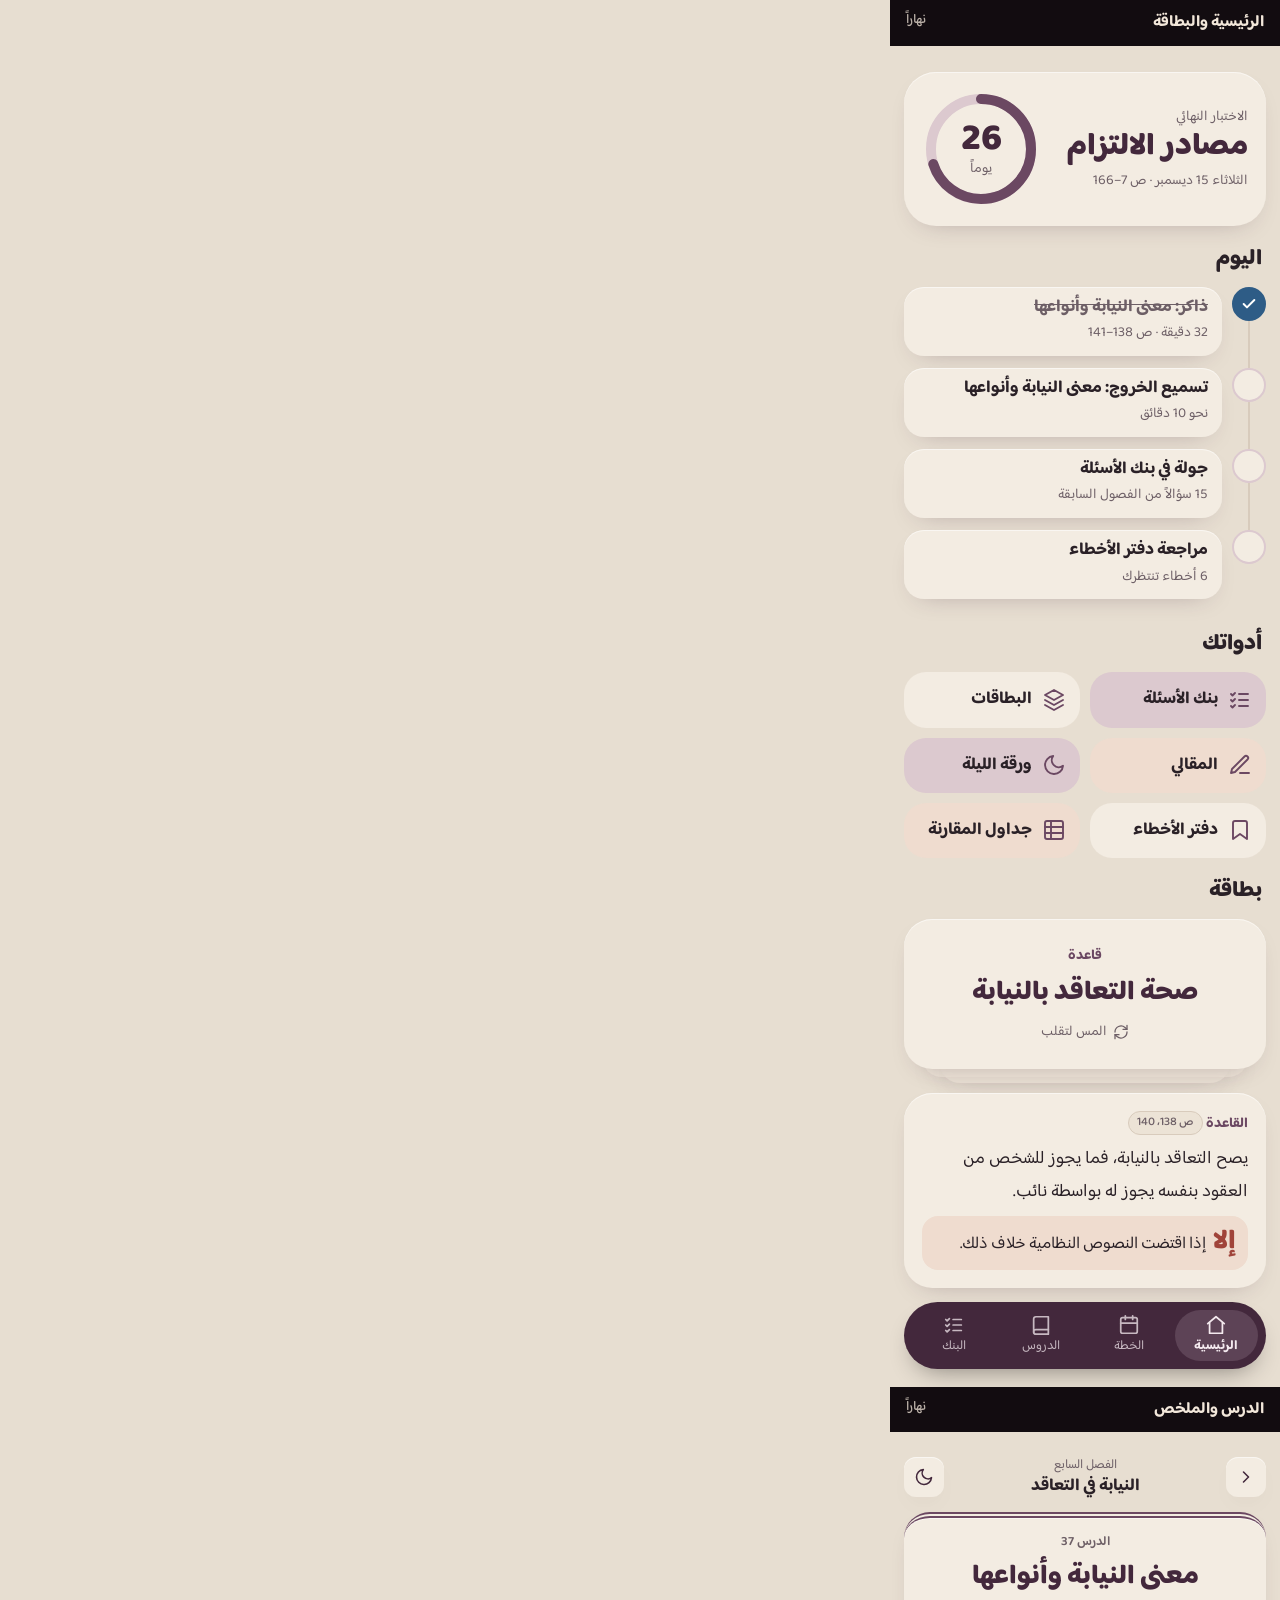
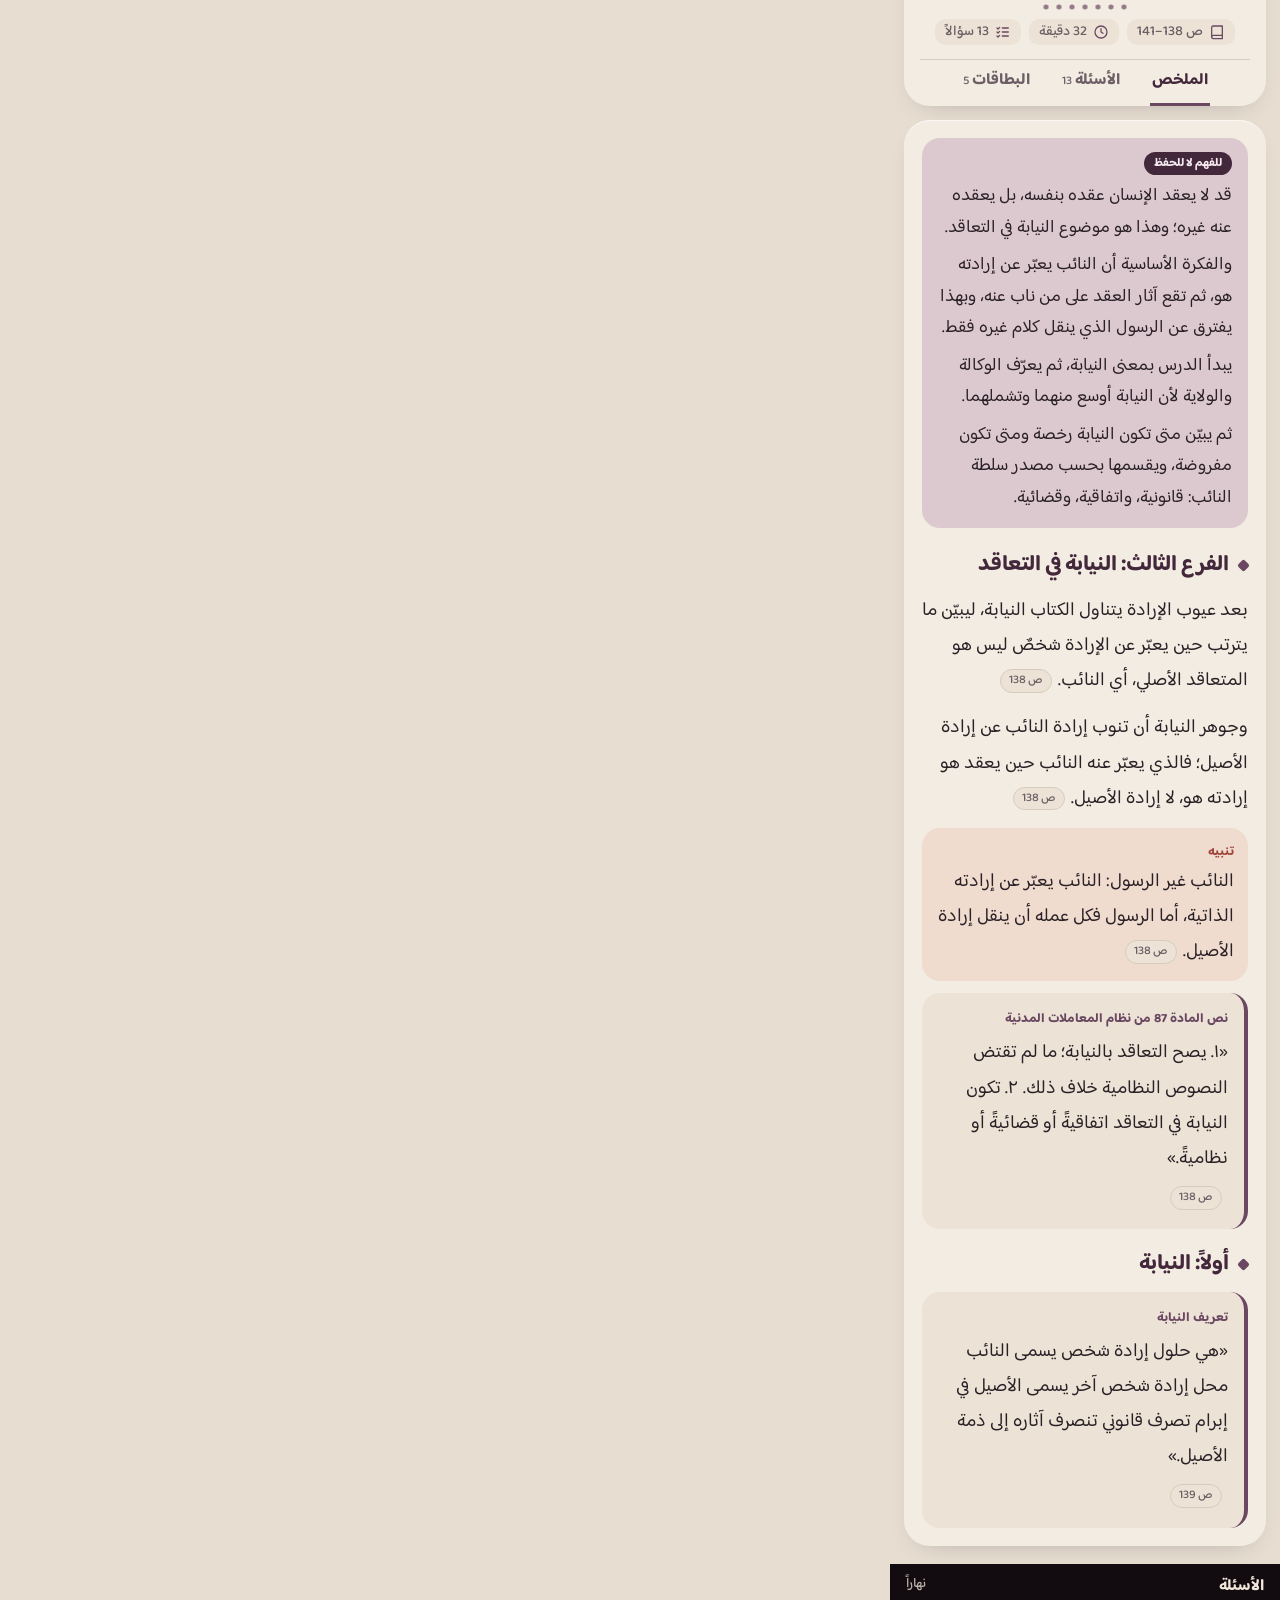
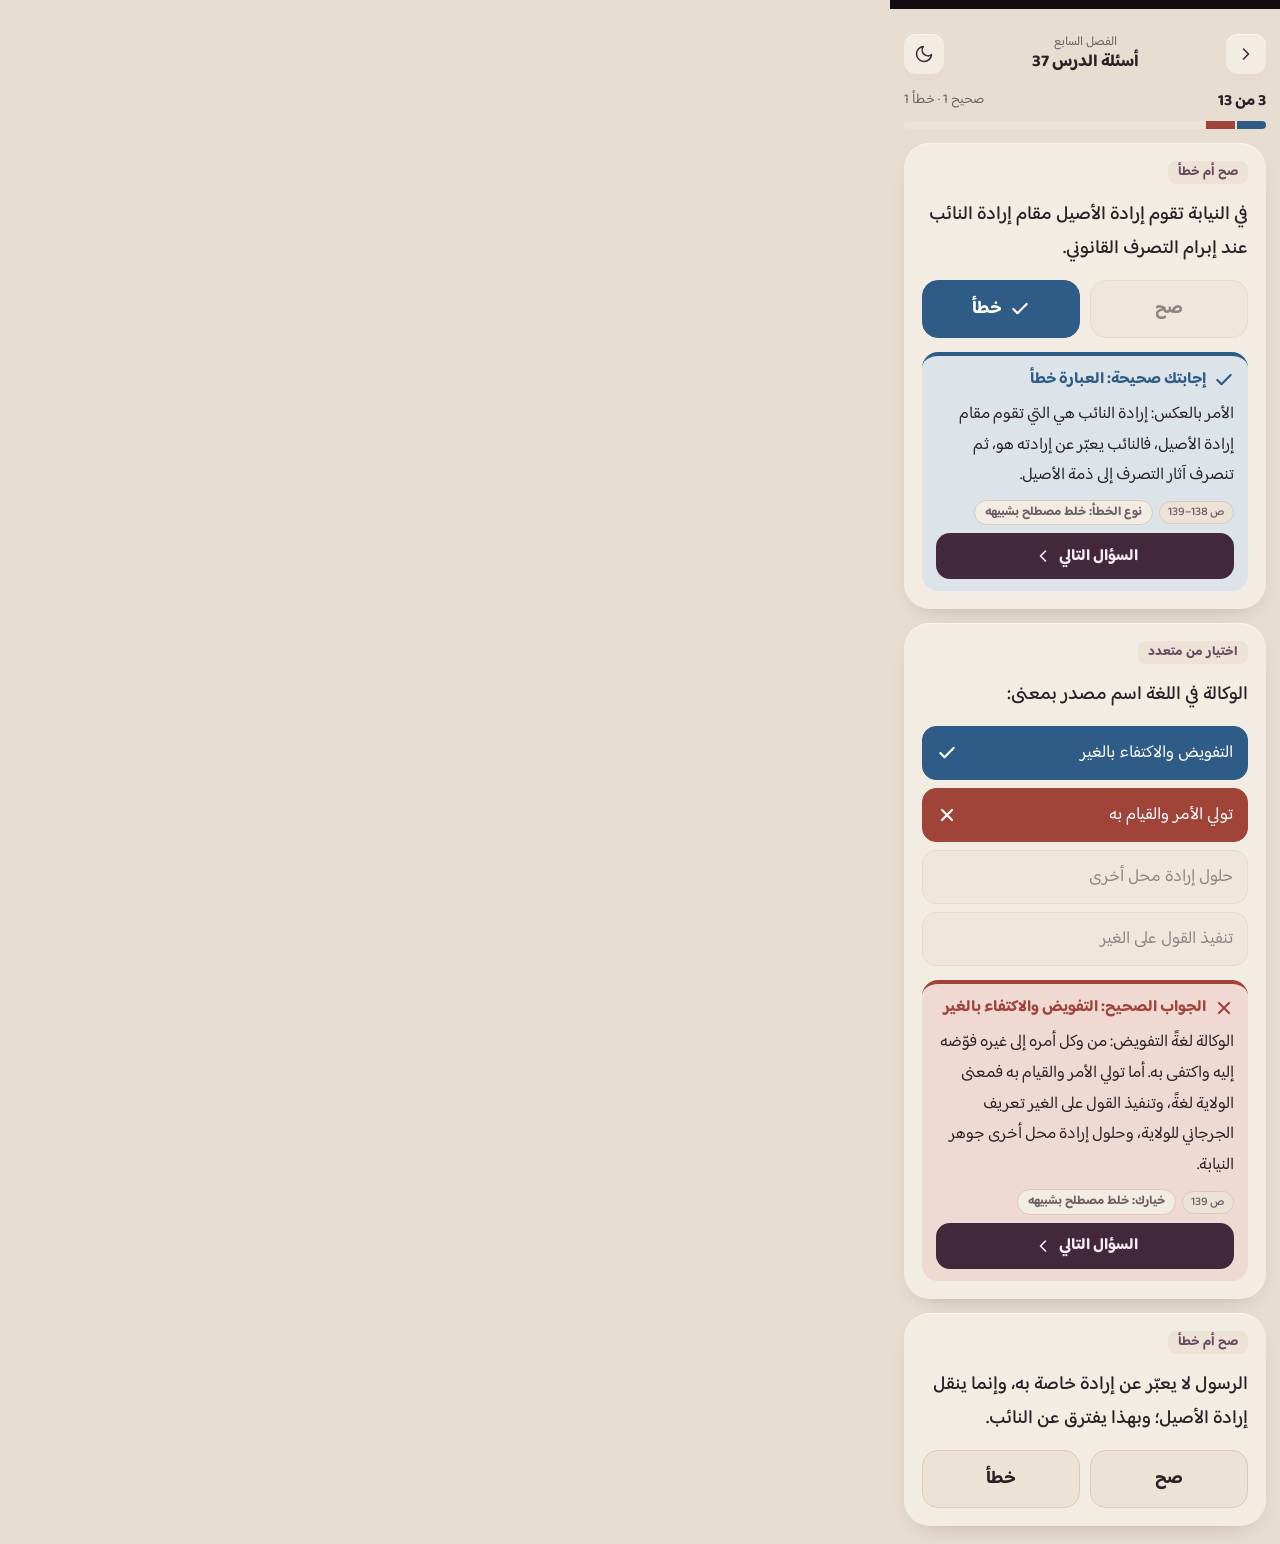
<file: _tools/law114/design/preview.html>
<!DOCTYPE html>
<html lang="ar" dir="rtl">
<head>
<meta charset="utf-8">
<meta name="viewport" content="width=device-width, initial-scale=1">
<title>معاينة تصميم موقع النهائي — مصادر الالتزام</title>
<!-- معاينة مكوّنات التصميم المعتمد بمحتوى حقيقي من الدرس l37. ليست جزءاً من الموقع.
     ?screen=summary أو questions أو home لشاشة واحدة، و?mode=night لليل. وبلا معاملات تظهر الشاشات الثلاث. -->
<link rel="preconnect" href="https://fonts.googleapis.com">
<link rel="preconnect" href="https://fonts.gstatic.com" crossorigin>
<link rel="stylesheet" href="https://fonts.googleapis.com/css2?family=Baloo+Bhaijaan+2:wght@400;500;600;700;800&display=swap">
<link rel="stylesheet" href="../../../law114/style.css">
<style>
  .pv { width: 390px; display: grid; gap: 14px; padding: 0 14px 18px; }
  .pv-h { margin: 0 -14px; padding: 10px 16px; background: #120C10; color: #F2E7DA; font-weight: 700; font-size: 16px; display: flex; justify-content: space-between; }
  .pv-h small { font-weight: 500; opacity: .75; }
</style>
<script src="../parts/c7-1.js"></script>
</head>
<body>
<div id="app"></div>
<script>
const P = new URLSearchParams(location.search);
const mode = P.get("mode");
if (mode) document.body.dataset.mode = mode;
const C = window.LAW114.chapters[0], L = C.lessons[0];
const esc = (s) => String(s).replace(/[&<>"]/g, (c) => ({ "&": "&amp;", "<": "&lt;", ">": "&gt;", '"': "&quot;" }[c]));
const pg = (p) => (p ? '<span class="ds-pg">ص ' + esc(p) + "</span>" : "");
const I = {
  check: '<path d="M20 6 9 17l-5-5"/>', x: '<path d="M18 6 6 18M6 6l12 12"/>',
  book: '<path d="M4 19.5A2.5 2.5 0 0 1 6.5 17H20V3H6.5A2.5 2.5 0 0 0 4 5.5z"/><path d="M4 19.5A2.5 2.5 0 0 0 6.5 22H20v-5"/>',
  bank: '<path d="M11 6h9M11 12h9M11 18h9"/><path d="m3 6 1.5 1.5L7 5"/><path d="m3 12 1.5 1.5L7 11"/><path d="m3 18 1.5 1.5L7 17"/>',
  cards: '<path d="m12 2 9 5-9 5-9-5z"/><path d="m3 12 9 5 9-5"/><path d="m3 17 9 5 9-5"/>',
  pen: '<path d="M12 20h9"/><path d="M16.5 3.5a2.1 2.1 0 0 1 3 3L7 19l-4 1 1-4z"/>',
  moon: '<path d="M21 12.8A9 9 0 1 1 11.2 3a7 7 0 0 0 9.8 9.8z"/>',
  mark: '<path d="M19 21l-7-5-7 5V5a2 2 0 0 1 2-2h10a2 2 0 0 1 2 2z"/>',
  grid: '<rect x="3" y="3" width="18" height="18" rx="2"/><path d="M3 9h18M3 15h18M9 3v18"/>',
  home: '<path d="M3 10.5 12 3l9 7.5"/><path d="M5 9.5V21h14V9.5"/>',
  cal: '<rect x="3" y="4" width="18" height="17" rx="2"/><path d="M16 2v4M8 2v4M3 10h18"/>',
  chev: '<path d="m9 18 6-6-6-6"/>', next: '<path d="m15 18-6-6 6-6"/>',
  flip: '<path d="M21 2v6h-6"/><path d="M3 12a9 9 0 0 1 15-6.7L21 8"/><path d="M3 22v-6h6"/><path d="M21 12a9 9 0 0 1-15 6.7L3 16"/>',
  clock: '<circle cx="12" cy="12" r="9"/><path d="M12 7v5l3 2"/>',
};
const ic = (n) => '<svg class="ds-ic" viewBox="0 0 24 24" fill="none" stroke="currentColor" stroke-width="1.9" stroke-linecap="round" stroke-linejoin="round" aria-hidden="true">' + I[n] + "</svg>";

/* الملخص: دالة الكويز نفسها بأصناف ds- */
function block(b) {
  if (b.t === "h") return "<h3>" + esc(b.x) + "</h3>";
  if (b.t === "p") return "<p>" + esc(b.x) + pg(b.pg) + "</p>";
  if (b.t === "list") return "<div>" + (b.lead ? '<p class="lead">' + esc(b.lead) + pg(b.pg) + "</p>" : "") + "<ul>" + b.items.map((i) => "<li>" + esc(i) + "</li>").join("") + "</ul></div>";
  if (b.t === "q") {
    const txt = b.x || ((b.pre ? b.pre + " " : "") + b.parts.join(" ") + (b.post ? " " + b.post : ""));
    return '<div class="ds-quote">' + (b.label ? '<span class="ds-lbl">' + esc(b.label) + "</span>" : "") + "<p>" + esc(txt) + "</p><div>" + pg(b.pg) + "</div></div>";
  }
  if (b.t === "note") return '<div class="ds-note"><span class="ds-lbl">تنبيه</span>' + esc(b.x) + pg(b.pg) + "</div>";
  return "";
}
const pick = [0, 1, 3, 4, 6, 9, 10].map((i) => L.summary[i]);
const q = (id) => L.objective.find((x) => x.id === id);
const [QA, QB, QC] = [q("l37o1"), q("l37o5"), q("l37o2")];
const K = L.cards[0];
const tf = (qq, chosen) => ["صح", "خطأ"].map((lb, i) => {
  const right = qq.a ? 0 : 1;
  const c = chosen == null ? "" : i === right ? "is-right" : i === chosen ? "is-wrong" : "is-dim";
  return '<button class="' + c + '">' + (c === "is-right" ? ic("check") : c === "is-wrong" ? ic("x") : "") + "<span>" + lb + "</span></button>";
}).join("");
const opts = (qq, chosen) => qq.opts.map((o, i) => {
  const c = chosen == null ? "" : i === qq.a ? "is-right" : i === chosen ? "is-wrong" : "is-dim";
  return '<li class="' + c + '"><span>' + esc(o) + "</span>" + (c === "is-right" ? ic("check") : c === "is-wrong" ? ic("x") : "") + "</li>";
}).join("");
const fb = (ok, title, qq, extra) => '<div class="ds-fb ' + (ok ? "" : "bad") + '"><div class="ds-fb-h">' + ic(ok ? "check" : "x") + "<b>" + title + "</b></div><p>" + esc(qq.why) + '</p><div class="ds-fb-c">' + pg(qq.pg) + '<span class="ds-et">' + extra + '</span></div><button class="ds-btn">السؤال التالي ' + ic("next") + "</button></div>";
const topBar = (t) => '<header class="ds-top"><span class="ds-tbtn">' + ic("chev") + '</span><div class="ds-tt"><small>الفصل السابع</small><b>' + t + '</b></div><span class="ds-tbtn">' + ic("moon") + "</span></header>";
const lessonHead = (tab) => '<section class="ds-lh"><span class="ds-lh-k">الدرس 37</span><h1>' + esc(L.title) + '</h1><i class="ds-orn"></i>' +
  '<div class="ds-chips"><span>' + ic("book") + "ص " + L.pages + "</span><span>" + ic("clock") + L.minutes + " دقيقة</span><span>" + ic("bank") + L.objective.length + " سؤالاً</span></div>" +
  '<nav class="ds-tabs">' + [["الملخص", ""], ["الأسئلة", L.objective.length], ["البطاقات", L.cards.length]].map(([n, c], i) => "<a" + (i === tab ? ' aria-current="page"' : "") + ">" + n + (c ? " <i>" + c + "</i>" : "") + "</a>").join("") + "</nav></section>";

const S = {
  summary: () => topBar(C.title) + lessonHead(0) +
    '<section class="ds-card" style="display:grid;gap:14px"><div class="ds-intro"><span class="ds-tag">للفهم لا للحفظ</span>' + L.intro.map((s) => "<p>" + esc(s) + "</p>").join("") + '</div><div class="ds-sum">' + pick.map(block).join("") + "</div></section>",
  questions: () => topBar("أسئلة الدرس 37") +
    '<section class="ds-qprog"><div class="ds-qprog-r"><b>3 من ' + L.objective.length + '</b><span>صحيح 1 · خطأ 1</span></div><div class="ds-bar"><i class="ok" style="width:8%"></i><i class="bad" style="width:8%"></i></div></section>' +
    '<article class="ds-q ds-card"><span class="ds-kind">صح أم خطأ</span><p class="ds-qt">' + esc(QA.q) + '</p><div class="ds-tf">' + tf(QA, 1) + "</div>" + fb(true, "إجابتك صحيحة: العبارة خطأ", QA, "نوع الخطأ: " + esc(QA.e)) + "</article>" +
    '<article class="ds-q ds-card"><span class="ds-kind">اختيار من متعدد</span><p class="ds-qt">' + esc(QB.q) + '</p><ul class="ds-opts">' + opts(QB, 1) + "</ul>" + fb(false, "الجواب الصحيح: " + esc(QB.opts[QB.a]), QB, "خيارك: " + esc(QB.e[1])) + "</article>" +
    '<article class="ds-q ds-card"><span class="ds-kind">صح أم خطأ</span><p class="ds-qt">' + esc(QC.q) + '</p><div class="ds-tf">' + tf(QC, null) + "</div></article>",
  home: () => '<section class="ds-hello" style="margin-top:12px"><div><small>الاختبار النهائي</small><h1>مصادر الالتزام</h1><span>الثلاثاء 15 ديسمبر · ص 7–166</span></div>' +
    '<div class="ds-ring"><svg viewBox="0 0 118 118"><circle cx="59" cy="59" r="50" class="t"/><circle cx="59" cy="59" r="50" class="v" stroke-dasharray="314" stroke-dashoffset="94"/></svg><div><b>26</b><span>يوماً</span></div></div></section>' +
    '<section class="ds-sec"><h2>اليوم</h2><ol class="ds-line">' + [
      ["ذاكر: " + L.title, L.minutes + " دقيقة · ص " + L.pages, 1], ["تسميع الخروج: " + L.title, "نحو 10 دقائق"], ["جولة في بنك الأسئلة", "15 سؤالاً من الفصول السابقة"], ["مراجعة دفتر الأخطاء", "6 أخطاء تنتظرك"],
    ].map(([t, m, d]) => '<li class="' + (d ? "done" : "") + '"><i>' + (d ? ic("check") : "") + "</i><div><b>" + esc(t) + "</b><span>" + esc(m) + "</span></div></li>").join("") + "</ol></section>" +
    '<section class="ds-sec"><h2>أدواتك</h2><div class="ds-blocks">' + [["bank", "بنك الأسئلة"], ["cards", "البطاقات"], ["pen", "المقالي"], ["moon", "ورقة الليلة"], ["mark", "دفتر الأخطاء"], ["grid", "جداول المقارنة"]].map(([i, n], k) => '<a class="b' + (k % 3) + '">' + ic(i) + "<span>" + n + "</span></a>").join("") + "</div></section>" +
    '<section class="ds-sec"><h2>بطاقة</h2><div class="ds-deck"><div class="ds-fcard"><small>قاعدة</small><b>' + esc(K.front) + '</b><span class="ds-hint">' + ic("flip") + " المس لتقلب</span></div></div>" +
    '<div class="ds-fcard back"><small>القاعدة ' + pg(K.pg) + "</small><p>" + esc(K.rule) + '</p><div class="ds-exc"><b>إلا</b> ' + esc(K.exc) + "</div></div></section>" +
    '<nav class="ds-nav">' + [["home", "الرئيسية", 1], ["cal", "الخطة"], ["book", "الدروس"], ["bank", "البنك"]].map(([i, n, a]) => "<a" + (a ? ' aria-current="page"' : "") + ">" + ic(i) + "<span>" + n + "</span></a>").join("") + "</nav>",
};
const NAMES = { summary: "الدرس والملخص", questions: "الأسئلة", home: "الرئيسية والبطاقة" };
const list = P.get("screen") ? [P.get("screen")] : ["home", "summary", "questions"];
document.getElementById("app").innerHTML = list.map((s) =>
  '<main class="pv"><div class="pv-h"><span>' + NAMES[s] + "</span><small>" + (mode === "night" ? "ليلاً" : "نهاراً") + "</small></div>" + S[s]() + "</main>").join("");
</script>
</body>
</html>
</file>
<file: style.css>
/* جدول الاختبارات: التنسيق على النموذج العاشر (الهوية البصرية المعتمدة) */

:root {
  --bg: #ECEAE4; --card: #F7F6F1; --text: #1C1C1A; --sec: #65625C; --line: #DAD7CF;
  --hi: #35443D; --hi-text: #F2F1EC; --hi-track: #65625C;
  --past-bg: #35443D; --past-text: #F2F1EC;
  --fut-bg: #F7F6F1; --fut-text: #1C1C1A; --fut-border: #DAD7CF;
  --coral: #E8705F; --chip: #BFE3F7; --ink: #1C1C1A;
  /* اسم كل مادة بلونها النصّي في الوضع الفاتح */
  --sub-iltizam: #1F6D7F; --sub-idari: #5B58A6; --sub-dawli: #665A0A; --sub-usra: #3F6B2F; --sub-dustori: #8B4A4E;
  /* لون كل مادة (النقاط ودوائر الاختبار)، ثابت في الوضعين */
  --dot-iltizam: #3A8FA3; --dot-idari: #8E8BC7; --dot-dustori: #8B4A4E; --dot-usra: #9DBF85; --dot-dawli: #D4C44A;
  --on-iltizam: #1C1C1A; --on-idari: #1C1C1A; --on-dustori: #F2F1EC; --on-usra: #1C1C1A; --on-dawli: #1C1C1A;
  --dot-other: #9A958B; --sub-other: #65625C; --on-other: #1C1C1A;
  --scrim: rgba(28, 28, 26, 0.35); /* التعتيم خلف نافذة اليوم */
}
:root[data-theme="dark"] {
  --bg: #1C211E; --card: #262D29; --text: #F2F1EC; --sec: #A5ABA6; --line: #343B37;
  --hi: #ECEAE4; --hi-text: #1C1C1A; --hi-track: #DAD7CF;
  --past-bg: #343B37; --past-text: #A5ABA6;
  --fut-bg: #ECEAE4; --fut-text: #1C1C1A; --fut-border: #ECEAE4;
  --sub-iltizam: #7FC6D6; --sub-idari: #B9B7E6; --sub-dawli: #E3D56A; --sub-usra: #B6D4A3; --sub-dustori: #D9969A;
  --sub-other: #A5ABA6; --scrim: rgba(0, 0, 0, 0.5); color-scheme: dark;
}
@media (prefers-color-scheme: dark) {
  :root:not([data-theme="light"]) {
    --bg: #1C211E; --card: #262D29; --text: #F2F1EC; --sec: #A5ABA6; --line: #343B37;
    --hi: #ECEAE4; --hi-text: #1C1C1A; --hi-track: #DAD7CF;
    --past-bg: #343B37; --past-text: #A5ABA6;
    --fut-bg: #ECEAE4; --fut-text: #1C1C1A; --fut-border: #ECEAE4;
    --sub-iltizam: #7FC6D6; --sub-idari: #B9B7E6; --sub-dawli: #E3D56A; --sub-usra: #B6D4A3; --sub-dustori: #D9969A;
    --sub-other: #A5ABA6; --scrim: rgba(0, 0, 0, 0.5); color-scheme: dark;
  }
}

* { box-sizing: border-box; }
html { -webkit-text-size-adjust: 100%; }
body {
  margin: 0; background: var(--bg); color: var(--text);
  font-family: 'Alexandria', system-ui, -apple-system, sans-serif;
  min-height: 100vh; min-height: 100dvh; -webkit-tap-highlight-color: transparent;
}
a { color: inherit; text-decoration: none; }
button { font: inherit; color: inherit; background: none; border: 0; padding: 0; cursor: pointer; }
::-webkit-scrollbar { display: none; }
.noscript { padding: 24px; text-align: center; }

.app {
  max-width: 480px; margin: 0 auto; min-height: 100vh; min-height: 100dvh;
  padding-block: calc(30px + env(safe-area-inset-top, 0px)) 0;
  padding-left: max(24px, env(safe-area-inset-left, 0px));
  padding-right: max(24px, env(safe-area-inset-right, 0px));
}
.screen { display: none; flex-direction: column; gap: 16px; padding-bottom: calc(100px + env(safe-area-inset-bottom)); }
.screen.on { display: flex; }
#screen-calendar { gap: 14px; }
#screen-settings { gap: 14px; }

/* ---------- الرأس ---------- */
.head { display: flex; align-items: flex-start; justify-content: space-between; }
.head .date { display: flex; flex-direction: column; }
.head .daynum { font-size: 96px; line-height: 0.9; font-weight: 800; letter-spacing: -2px; }
.head .monthrow { display: flex; align-items: baseline; gap: 10px; margin-top: 6px; }
.head .month { font-size: 26px; font-weight: 700; line-height: 1.1; }
.head .year { font-size: 16px; font-weight: 500; color: var(--sec); }
.head .side { display: flex; flex-direction: column; align-items: flex-end; gap: 14px; padding-top: 4px; }
.theme-btn {
  width: 44px; height: 44px; border-radius: 50%; background: var(--text); color: var(--bg);
  display: flex; align-items: center; justify-content: center;
}
.head .sub { display: flex; align-items: center; gap: 10px; }
.gear {
  width: 30px; height: 30px; border-radius: 50%; border: 1px solid var(--line); color: var(--sec);
  display: flex; align-items: center; justify-content: center;
}
.head .weekday { font-size: 16px; font-weight: 600; color: var(--sec); }

.head-settings { align-items: center; }
.back {
  width: 44px; height: 44px; border-radius: 50%; background: var(--text); color: var(--bg);
  display: flex; align-items: center; justify-content: center; flex-shrink: 0;
}
.head-title { display: flex; flex-direction: column; align-items: flex-end; gap: 2px; }
.head-title .title { font-size: 26px; font-weight: 800; line-height: 1.1; }
.head-title .subtitle { font-size: 12px; font-weight: 500; color: var(--sec); }

/* ---------- خط الاختبارات ---------- */
.track { display: flex; flex-direction: column; gap: 10px; }
.track:empty { display: none; }
.track-line { position: relative; height: 16px; }
.track-line .rail { position: absolute; right: 0; left: 0; top: 7px; height: 1px; background: var(--line); }
.track-line .today-dot { position: absolute; right: 0; top: 3px; width: 10px; height: 10px; border-radius: 50%; background: var(--coral); }
.track-line .sub-dot { position: absolute; top: 2px; width: 12px; height: 12px; border-radius: 50%; margin-right: -2px; }
.track-names { display: grid; gap: 6px; }
.track-names > div { display: flex; flex-direction: column; align-items: center; gap: 2px; min-width: 0; }
.track-names .tn { font-size: 12px; font-weight: 700; white-space: nowrap; }
.track-names .tl { font-size: 10px; font-weight: 500; color: var(--sec); white-space: nowrap; }

/* ---------- تقدم اليوم ---------- */
.today-card {
  background: var(--hi); color: var(--hi-text); border-radius: 24px; padding: 18px 20px;
  display: flex; align-items: center; justify-content: space-between;
}
.today-card .tc { display: flex; flex-direction: column; gap: 6px; }
.today-card .tc-label { font-size: 13px; font-weight: 500; }
.today-card .tc-big { font-size: 30px; font-weight: 800; line-height: 1; }
.today-card .tc-small { font-size: 12px; }
.ring { position: relative; width: 74px; height: 74px; flex-shrink: 0; }
.ring svg { transform: rotate(-90deg); display: block; }
.ring .track-c { stroke: var(--hi-track); }
.ring .arc { stroke: var(--coral); }
.ring .pct { position: absolute; inset: 0; display: flex; align-items: center; justify-content: center; font-size: 15px; font-weight: 700; }

/* ---------- مهام اليوم ---------- */
.groups { display: flex; flex-direction: column; gap: 16px; }
.group { display: flex; flex-direction: column; gap: 2px; }
.g-head { display: flex; justify-content: space-between; align-items: center; padding-bottom: 6px; border-bottom: 1px solid var(--line); }
.g-name { font-size: 14px; font-weight: 600; }
.g-left { font-size: 12px; color: var(--sec); }
.task { display: flex; align-items: center; gap: 12px; padding: 8px 0; }
.check {
  position: relative; width: 24px; height: 24px; border-radius: 50%; border: 1.5px solid var(--sec);
  display: flex; align-items: center; justify-content: center; flex-shrink: 0;
}
.check::before { content: ""; position: absolute; inset: -10px; }
.check.next { border-color: var(--coral); }
.check.done { border-color: var(--text); background: var(--text); }
.check svg { display: none; stroke: var(--bg); }
.check.done svg { display: block; }
.t-title { font-size: 14px; font-weight: 500; flex: 1; min-width: 0; white-space: nowrap; overflow: hidden; text-overflow: ellipsis; }
.task.done .t-title { color: var(--sec); text-decoration: line-through; }
.next-chip { background: var(--coral); color: var(--ink); border-radius: 999px; padding: 1px 7px; font-size: 10px; font-weight: 600; white-space: nowrap; }
.t-kind { font-size: 11px; color: var(--sec); white-space: nowrap; }
.t-min { font-size: 12px; color: var(--sec); white-space: nowrap; min-width: 34px; text-align: left; }
/* مكان خانة الإنجاز حين لا تُعلَّم المهمة من هنا، وسطر الصفحات التي لم تُنشر دروسها */
.task-gap { width: 24px; height: 24px; flex-shrink: 0; }
.pend { display: flex; align-items: center; gap: 12px; padding: 8px 0; }
.t-pend { color: var(--sec); }
.empty { font-size: 13px; color: var(--sec); text-align: center; padding: 18px 0; line-height: 1.8; }
/* «إن بقي عندك وقت»: اختيارية، في أسفل شاشة اليوم بعد المهام الأساسية */
.group.extra .g-name { color: var(--sec); }
.extra-note { font-size: 11px; color: var(--sec); line-height: 1.6; }

/* ---------- التقويم ---------- */
.cal { display: flex; flex-direction: column; gap: 12px; }
.cal-head { display: flex; justify-content: space-between; align-items: baseline; }
.cal-title { font-size: 15px; font-weight: 700; }
.cal-count { font-size: 12px; font-weight: 500; color: var(--sec); }
.wk-letters, .cells { display: grid; grid-template-columns: repeat(7, minmax(0, 1fr)); gap: 4px; }
.wk-letters div { text-align: center; font-size: 11px; color: var(--sec); }
.wk-letters div.today { color: var(--coral); font-weight: 700; }
.weeks { display: flex; flex-direction: column; gap: 6px; }
.week { display: flex; flex-direction: column; gap: 6px; }
.mlabel { display: flex; align-items: center; gap: 8px; padding-top: 4px; }
.mlabel span { font-size: 11px; font-weight: 600; color: var(--sec); white-space: nowrap; }
.mlabel i { flex: 1; height: 1px; background: var(--line); }
.cellwrap { display: flex; flex-direction: column; align-items: center; gap: 4px; }
/* نقاط المواد تحت دائرة اليوم: نقطة بلون كل مادة لها فيه مهام */
.dots { display: flex; justify-content: center; gap: 3px; height: 5px; }
.dots i { width: 5px; height: 5px; border-radius: 50%; }
button.cell { margin: 0; }
.cellwrap.blank { visibility: hidden; }
.cell {
  width: 38px; height: 38px; border-radius: 50%; border: 1px solid transparent;
  display: flex; align-items: center; justify-content: center; font-size: 13px; font-weight: 400;
}
.cell.past { background: var(--past-bg); color: var(--past-text); border-color: var(--past-bg); }
.cell.future { background: var(--fut-bg); color: var(--fut-text); border-color: var(--fut-border); }
.cell.today { background: var(--coral); color: var(--ink); border-color: var(--coral); font-weight: 600; }
.cell.exam { font-weight: 600; }
.rule { height: 1px; background: var(--line); }
.exlist { display: flex; flex-direction: column; padding-right: 6px; }
.ex { display: flex; align-items: stretch; gap: 14px; }
.ex-rail { display: flex; flex-direction: column; align-items: center; width: 12px; flex-shrink: 0; }
.ex-dot { width: 12px; height: 12px; border-radius: 50%; margin-top: 8px; flex-shrink: 0; }
.ex-vline { width: 1px; flex: 1; background: var(--line); }
.ex:last-child .ex-vline { background: transparent; }
.ex-body { display: flex; justify-content: space-between; align-items: center; flex: 1; padding: 4px 0 12px; min-width: 0; gap: 8px; }
.ex-main { display: flex; flex-direction: column; gap: 2px; min-width: 0; }
.ex-name-row { display: flex; align-items: center; gap: 8px; }
.ex-name { font-size: 14px; font-weight: 600; }
.ex-date { font-size: 12px; color: var(--sec); }
.ex-left { font-size: 13px; font-weight: 600; flex-shrink: 0; }
.ex-left.over { color: var(--sec); font-weight: 500; }
.chip { background: var(--chip); color: var(--ink); border-radius: 999px; padding: 1px 7px; font-size: 10px; font-weight: 600; white-space: nowrap; }

/* ---------- نافذة اليوم من التقويم ---------- */
.scrim { position: fixed; inset: 0; background: var(--scrim); z-index: 6; }
.sheet {
  position: fixed; left: 0; right: 0; bottom: 0; margin: 0 auto; max-width: 480px; max-height: 76vh; max-height: 76dvh;
  overflow-y: auto; overscroll-behavior: contain; background: var(--card); color: var(--text); border-radius: 24px 24px 0 0;
  padding: 10px 24px max(34px, calc(16px + env(safe-area-inset-bottom, 0px)));
  display: flex; flex-direction: column; gap: 16px; z-index: 6;
}
.scrim[hidden], .sheet[hidden] { display: none; }
html.sheet-on body { overflow: hidden; }
.sheet .grab { width: 36px; height: 4px; border-radius: 2px; background: var(--line); align-self: center; flex-shrink: 0; }
.sheet-head { display: flex; align-items: center; justify-content: space-between; gap: 12px; }
.sheet-head .tt { display: flex; flex-direction: column; gap: 2px; }
.sheet-head .st { font-size: 20px; font-weight: 700; }
.sheet-head .ss { font-size: 12px; font-weight: 500; color: var(--sec); }
.sheet-x { width: 30px; height: 30px; border-radius: 50%; border: 1px solid var(--line); color: var(--sec); display: flex; align-items: center; justify-content: center; flex-shrink: 0; }

/* ---------- التعديل ---------- */
.settings { display: flex; flex-direction: column; gap: 18px; padding-bottom: 10px; }
.sec-head { display: flex; justify-content: space-between; align-items: baseline; padding-bottom: 6px; }
.sec-title { font-size: 15px; font-weight: 700; }
.sec-note { font-size: 11px; font-weight: 500; color: var(--sec); }
.exam-rows { display: flex; flex-direction: column; gap: 2px; }
.exam-row { display: flex; align-items: center; gap: 10px; padding: 9px 0; border-top: 1px solid var(--line); }
.exam-row .dot { width: 10px; height: 10px; border-radius: 50%; flex-shrink: 0; }
.exam-row .names { display: flex; flex-direction: column; gap: 2px; flex: 1; min-width: 0; }
.exam-row .name { font-size: 14px; font-weight: 600; }
.exam-row .nosite { font-size: 10px; color: var(--sec); }
.chip-btn { background: var(--chip); color: var(--ink); border-radius: 999px; padding: 2px 8px; font-size: 10px; font-weight: 600; white-space: nowrap; }
.chip-btn.armed { background: var(--coral); }
.date-btn {
  position: relative; display: flex; align-items: center; gap: 8px; height: 36px; padding: 0 12px;
  border-radius: 999px; border: 1px solid var(--line); background: var(--card); color: var(--text);
  font-size: 13px; font-weight: 600; white-space: nowrap; flex-shrink: 0;
}
.date-btn input { position: absolute; inset: 0; width: 100%; height: 100%; opacity: 0; cursor: pointer; font-size: 16px; }

.mode-card { background: var(--hi); color: var(--hi-text); border-radius: 22px; padding: 16px 18px; display: flex; flex-direction: column; gap: 12px; }
.mode-card .k { font-size: 11px; }
.mode-card .q { font-size: 15px; font-weight: 700; }
.mode-card .status { font-size: 11px; opacity: .85; }
.opt {
  display: flex; align-items: center; gap: 12px; padding: 10px 12px; border-radius: 14px; width: 100%;
  border: 1px solid var(--line); color: var(--hi-text); text-align: right;
}
.opt.on { border-color: var(--hi-text); }
.radio { width: 18px; height: 18px; border-radius: 50%; border: 1.5px solid var(--hi-text); display: flex; align-items: center; justify-content: center; flex-shrink: 0; }
.radio i { width: 8px; height: 8px; border-radius: 50%; background: var(--coral); display: none; }
.opt.on .radio i { display: block; }
.opt .txt { display: flex; flex-direction: column; gap: 2px; flex: 1; }
.opt .t1 { font-size: 14px; font-weight: 700; }
.opt .t2 { font-size: 11px; }
.smart-btns { display: flex; gap: 8px; }
.btn-coral, .btn-ghost {
  flex: 1; height: 40px; border-radius: 999px; font-size: 13px; font-weight: 700;
  display: flex; align-items: center; justify-content: center; gap: 6px;
}
.btn-coral { background: var(--coral); color: var(--ink); }
.btn-ghost { border: 1px solid var(--hi-text); color: var(--hi-text); }
.paste-box { display: flex; flex-direction: column; gap: 8px; }
.paste-box textarea {
  width: 100%; min-height: 110px; border-radius: 12px; border: 1px solid var(--line); padding: 10px;
  font: inherit; font-size: 13px; background: var(--card); color: var(--text); resize: vertical; direction: ltr; text-align: left;
}
.paste-box .row { display: flex; gap: 8px; }
.errs { font-size: 11px; line-height: 1.7; margin: 0; padding-right: 16px; }

.cap { display: flex; justify-content: space-between; align-items: center; gap: 10px; }
.cap .l { display: flex; flex-direction: column; gap: 2px; }
.cap .l2 { font-size: 11px; color: var(--sec); }
.cap .ctl { display: flex; align-items: center; gap: 10px; }
.round { width: 36px; height: 36px; border-radius: 50%; border: 1px solid var(--line); display: flex; align-items: center; justify-content: center; flex-shrink: 0; }
.cap .num { display: flex; flex-direction: column; align-items: center; line-height: 1; min-width: 56px; }
.cap .n1 { font-size: 22px; font-weight: 800; }
.cap .n2 { font-size: 10px; color: var(--sec); margin-top: 3px; white-space: nowrap; }
.cap-warn { font-size: 11px; color: var(--sec); line-height: 1.7; }

/* تنبيه التغطية في أعلى شاشة التعديل */
.cover { display: flex; flex-direction: column; gap: 8px; padding: 14px 16px; border-radius: 16px; background: var(--card); }
.cover.warn { box-shadow: inset -3px 0 0 var(--coral); }
.cv-line { font-size: 12px; line-height: 1.8; }
.cv-list { list-style: none; margin: 0; padding: 0; display: flex; flex-direction: column; }
.cv-list li { display: flex; justify-content: space-between; gap: 10px; font-size: 12px; padding: 6px 0; border-top: 1px solid var(--line); }
.cv-list b { font-weight: 700; white-space: nowrap; }
.cv-note { font-size: 11px; color: var(--sec); line-height: 1.7; }

.calib-rows { display: flex; flex-direction: column; gap: 2px; }
.calib-row { display: flex; align-items: center; justify-content: space-between; padding: 8px 0; border-top: 1px solid var(--line); gap: 8px; }
.calib-row .name { font-size: 13px; font-weight: 600; }
.calib-row .val { font-size: 12px; color: var(--sec); text-align: left; }

.sync { display: flex; align-items: center; justify-content: space-between; gap: 12px; padding: 12px 14px; border-radius: 16px; background: var(--card); }
.sync .l { display: flex; flex-direction: column; gap: 3px; min-width: 0; }
.sync .t1 { font-size: 13px; font-weight: 700; }
.sync .t2 { font-size: 11px; color: var(--sec); line-height: 1.6; }
.pill { height: 36px; padding: 0 14px; border-radius: 999px; border: 1px solid var(--line); font-size: 12px; font-weight: 600; white-space: nowrap; flex-shrink: 0; }

/* ---------- شريط التنقل ---------- */
.nav {
  position: fixed; bottom: 0; left: 0; right: 0; margin: 0 auto; max-width: 480px;
  height: calc(76px + env(safe-area-inset-bottom)); background: var(--bg); border-top: 1px solid var(--line);
  display: flex; justify-content: space-around; align-items: flex-start;
  padding-block: 10px env(safe-area-inset-bottom, 0px);
  padding-left: max(8px, env(safe-area-inset-left, 0px)); padding-right: max(8px, env(safe-area-inset-right, 0px));
  z-index: 5;
}
.nav.hidden { display: none; }
.nav-item { display: flex; flex-direction: column; align-items: center; gap: 4px; min-width: 72px; padding: 4px 0; color: var(--sec); font-size: 11px; font-weight: 500; }
.nav-item.on { color: var(--text); font-weight: 600; }
.nav-item.on svg { stroke-width: 2; }

/* ---------- تنبيه قصير ---------- */
.toast {
  position: fixed; bottom: calc(92px + env(safe-area-inset-bottom, 0px)); left: 50%; transform: translateX(-50%) translateY(8px);
  background: var(--text); color: var(--bg); font-size: 12px; font-weight: 600; padding: 9px 14px; border-radius: 999px;
  max-width: calc(100% - 48px); white-space: nowrap; overflow: hidden; text-overflow: ellipsis;
  opacity: 0; pointer-events: none; transition: opacity .2s, transform .2s; z-index: 6;
}
.toast.show { opacity: 1; transform: translateX(-50%) translateY(0); }
</file>
<file: law114/style.css>
/* موقع النهائي لمصادر الالتزام (law114): التصميم المعتمد في 19 نوفمبر 2026.
   مصادره:
   - الألوان وطريقة عرض ملخص الدرس: من صفحة «كويز النيابة وآثار العقد» كما هي، والليل مشتق من ألوانها نفسها.
   - الرئيسية والبطاقات والتنقل السفلي: من العينة «الودود».
   - الأسئلة ورأس الصفحة: من العينة «الواضح».
   - رأس الدرس: مزيج من «المخطوطة» و«الواضح» (عنوان في الوسط تحته زخرفة نقاط، وكبسولات، وتبويبات بخط تحتها).
   - الخط: Baloo Bhaijaan 2 في كل شيء، يُحمَّل من Google Fonts في index.html بالأوزان 400 و500 و600 و700 و800.
   هذا الملف طبقة التصميم وحدها، بأصناف تبدأ بـ ds-. وعند بناء الموقع يُلحق به قسم «ربط المحرك» على طريقة law135/style.css،
   فيُلبس أصناف app.js هذه المكوّنات. وفي كتل المتغيرات أسماء متغيرات law135 نفسها، ليعمل قسم الربط المنسوخ منه بألوان هذا التصميم.
   لا يُكتب لون مباشر في أي مكوّن، بل من المتغيرات. والليل يتبع الجوال، وbody[data-mode] الذي يكتبه app.js يفرض الليل أو النهار.
   معاينة المكوّنات بمحتوى حقيقي: _tools/law114/design/preview.html */

/* ===== الألوان ===== */
:root {
  /* أسماء هذا التصميم */
  --bg: #E7DED1;          /* رمل دافئ */
  --surface: #F3ECE2;     /* عاجي */
  --surface-2: #ECE3D6;
  --ink: #2A2127;
  --muted: #6D5F66;
  --plum: #43283C;        /* باذنجاني داكن */
  --plum-2: #6B4862;
  --mauve: #DCC9CF;       /* وردي رمادي */
  --line: #D8CBBC;
  --ok: #2E5C86;  --ok-bg: #DCE4EA;    /* الصواب: أزرق حبري */
  --bad: #A0443A; --bad-bg: #F0D9D2;   /* الخطأ: آجرّي */
  --note: #EFDCCF;                     /* خوخي: صندوق التنبيه */
  --plate: #43283C; --on-plate: #F3E9EE;
  --accent: #43283C;                   /* العناوين واللمسات */
  --btn: #43283C; --on-btn: #F7EEF3;
  --on-solid: #FFFFFF;                 /* نص على زر ممتلئ بلون الصواب أو الخطأ */
  --shadow: 0 1px 0 rgba(255,255,255,.55) inset, 0 10px 26px -16px rgba(67,40,60,.38);
  /* أسماء law135 لقسم ربط المحرك */
  --card: var(--surface); --soft: var(--surface-2); --sec: var(--muted);
  --hero: #43283C; --hero2: #55334C; --hero-ink: #F3E9EE; --hero-sec: #CDB3C2; --track: rgba(255,255,255,.14);
  --mark: #6B4862; --acc: #DCC9CF; --on-acc: #43283C; --tint: #E9DCE0; --tint-ink: #6B4862;
  --shade: rgba(42,33,39,.38);
  /* الخط والأنصاف */
  --font: "Baloo Bhaijaan 2", system-ui, -apple-system, "Segoe UI", Tahoma, sans-serif;
  --ui: var(--font); --book: var(--font);
  --r: 22px; --r2: 16px; --r-lg: 26px; --r-md: 18px;
  color-scheme: light;
}
@media (prefers-color-scheme: dark) {
  body:not([data-mode="day"]) {
    --bg: #1A1217; --surface: #241A20; --surface-2: #2D2128; --ink: #EFE5D8; --muted: #B5A3AC;
    --plum: #E0C1D2; --plum-2: #C99CB8; --mauve: #3A2833; --line: #3A2C34;
    --ok: #94BADB; --ok-bg: #1C2A35; --bad: #E89F92; --bad-bg: #3A211E; --note: #392820;
    --plate: #3B2433; --on-plate: #F2E7DA; --accent: #E6C8D8; --btn: #7B5571; --on-btn: #FFF7EF; --on-solid: #1A1217;
    --shadow: 0 10px 26px -16px rgba(0,0,0,.65);
    --hero: #3B2433; --hero2: #46293C; --hero-ink: #F2E7DA; --hero-sec: #C7AEBD; --track: rgba(255,255,255,.10);
    --mark: #C99CB8; --acc: #E0C1D2; --on-acc: #2A1622; --tint: #33232D; --tint-ink: #E0C1D2; --shade: rgba(0,0,0,.55);
    color-scheme: dark;
  }
}
body[data-mode="night"] {
  --bg: #1A1217; --surface: #241A20; --surface-2: #2D2128; --ink: #EFE5D8; --muted: #B5A3AC;
  --plum: #E0C1D2; --plum-2: #C99CB8; --mauve: #3A2833; --line: #3A2C34;
  --ok: #94BADB; --ok-bg: #1C2A35; --bad: #E89F92; --bad-bg: #3A211E; --note: #392820;
  --plate: #3B2433; --on-plate: #F2E7DA; --accent: #E6C8D8; --btn: #7B5571; --on-btn: #FFF7EF; --on-solid: #1A1217;
  --shadow: 0 10px 26px -16px rgba(0,0,0,.65);
  --hero: #3B2433; --hero2: #46293C; --hero-ink: #F2E7DA; --hero-sec: #C7AEBD; --track: rgba(255,255,255,.10);
  --mark: #C99CB8; --acc: #E0C1D2; --on-acc: #2A1622; --tint: #33232D; --tint-ink: #E0C1D2; --shade: rgba(0,0,0,.55);
  color-scheme: dark;
}

/* ===== الأساس ===== */
* { box-sizing: border-box; }
html, body { margin: 0; }
body { background: var(--bg); color: var(--ink); font-family: var(--font); font-size: 16px; line-height: 1.6; -webkit-text-size-adjust: 100%; }
button { font: inherit; color: inherit; }
:focus-visible { outline: 3px solid var(--plum-2); outline-offset: 2px; border-radius: 10px; }
.ds-ic { display: block; width: 20px; height: 20px; flex: none; }
.ds-card { background: var(--surface); border-radius: var(--r-lg); padding: 18px; box-shadow: var(--shadow); }
.ds-btn { display: inline-flex; align-items: center; justify-content: center; gap: 6px; border: 0; border-radius: 14px; min-height: 46px; padding: 8px 18px; background: var(--btn); color: var(--on-btn); font-weight: 700; font-size: 16px; }
.ds-btn.soft { background: var(--surface-2); color: var(--ink); border: 1px solid var(--line); }

/* ===== رأس الصفحة (من «الواضح») ===== */
.ds-top { display: grid; grid-template-columns: 40px 1fr 40px; align-items: center; gap: 8px; padding-top: 10px; }
.ds-tbtn { width: 40px; height: 40px; border-radius: 12px; background: var(--surface); display: grid; place-items: center; box-shadow: var(--shadow); color: var(--accent); }
.ds-tt { text-align: center; display: grid; line-height: 1.4; }
.ds-tt small { font-size: 13px; color: var(--muted); }
.ds-tt b { font-size: 17px; font-weight: 700; }

/* ===== رأس الدرس: مزيج «المخطوطة» و«الواضح» ===== */
.ds-lh { background: var(--surface); border-radius: var(--r-lg); box-shadow: var(--shadow); border-top: 6px double var(--plum-2); padding: 14px 16px 0; display: grid; justify-items: center; gap: 6px; text-align: center; }
.ds-lh-k { font-size: 13px; font-weight: 600; color: var(--muted); }
.ds-lh h1 { margin: 0; font-size: 27px; font-weight: 800; line-height: 1.4; color: var(--accent); text-wrap: balance; }
.ds-orn { display: block; width: 96px; height: 8px; background: radial-gradient(circle, var(--plum-2) 2.3px, transparent 2.8px) center / 13px 8px repeat-x; opacity: .7; }
.ds-chips { display: flex; flex-wrap: wrap; justify-content: center; gap: 8px; margin-top: 2px; }
.ds-chips span { display: inline-flex; align-items: center; gap: 6px; padding: 2px 10px; border-radius: 10px; background: var(--surface-2); font-size: 14px; font-weight: 500; color: var(--muted); }
.ds-chips .ds-ic { width: 16px; height: 16px; color: var(--plum-2); }
.ds-tabs { justify-self: stretch; display: flex; justify-content: center; gap: 28px; border-top: 1px solid var(--line); margin-top: 8px; }
.ds-tabs a { padding: 8px 2px 9px; font-weight: 700; font-size: 16px; color: var(--muted); border-bottom: 3px solid transparent; text-decoration: none; }
.ds-tabs a[aria-current] { color: var(--accent); border-color: var(--plum-2); }
.ds-tabs i { font-style: normal; font-size: 12px; font-weight: 500; color: var(--muted); }

/* ===== الملخص: طريقة الكويز كما هي، وبخط هذا التصميم ===== */
.ds-intro { background: var(--mauve); border-radius: var(--r-md); padding: 14px 16px; display: grid; gap: 6px; }
.ds-tag { justify-self: start; font-size: 12px; font-weight: 700; padding: 2px 10px; border-radius: 999px; background: var(--plate); color: var(--on-plate); }
.ds-intro p { margin: 0; font-size: 18px; line-height: 1.75; }
.ds-sum { display: grid; gap: 12px; font-size: 19px; line-height: 1.85; }
.ds-sum h3 { display: flex; align-items: center; gap: 10px; margin: 8px 0 0; font-size: 22px; font-weight: 700; line-height: 1.4; color: var(--accent); }
.ds-sum h3::before { content: ""; flex: none; width: 9px; height: 9px; border-radius: 2px; background: var(--plum-2); transform: rotate(45deg); }
.ds-sum p { margin: 0; }
.ds-sum ul, .ds-sum ol { margin: 0; padding-inline-start: 24px; display: grid; gap: 6px; }
.ds-sum .lead { font-weight: 700; margin: 0 0 4px; }
.ds-pg { display: inline-block; font-size: 12px; font-weight: 500; line-height: 1.8; color: var(--muted); background: var(--surface-2); border: 1px solid var(--line); border-radius: 999px; padding: 0 8px; margin-inline-start: 6px; vertical-align: 2px; white-space: nowrap; }
.ds-quote { background: var(--surface-2); border-radius: var(--r-md); padding: 14px 16px; border-inline-start: 4px solid var(--plum-2); display: grid; gap: 4px; }
.ds-quote .ds-lbl { font-size: 13px; font-weight: 700; color: var(--plum-2); }
.ds-quote p { margin: 0; }
.ds-quote p::before { content: "«"; }
.ds-quote p::after { content: "»"; }
.ds-note { background: var(--note); border-radius: var(--r-md); padding: 12px 14px; }
.ds-note .ds-lbl { display: block; font-size: 13px; font-weight: 700; color: var(--bad); }
.ds-tbl { overflow-x: auto; border-radius: var(--r-md); border: 1px solid var(--line); background: var(--surface); }
.ds-tbl table { border-collapse: collapse; width: 100%; min-width: 460px; font-size: 15px; line-height: 1.55; }
.ds-tbl caption { text-align: start; padding: 10px 12px 4px; font-weight: 700; font-size: 16px; color: var(--accent); }
.ds-tbl th, .ds-tbl td { padding: 9px 12px; border-top: 1px solid var(--line); text-align: start; vertical-align: top; }
.ds-tbl thead th { background: var(--surface-2); border-top: 0; }
.ds-tbl tbody th { color: var(--plum-2); font-weight: 700; }
.ds-tbl .core { padding: 10px 12px; font-size: 15px; border-top: 1px solid var(--line); background: var(--surface-2); }

/* ===== الأسئلة (من «الواضح»): أزرار لمس كبيرة، ولوح نتيجة تحت السؤال ===== */
.ds-qprog { display: grid; gap: 6px; }
.ds-qprog-r { display: flex; justify-content: space-between; font-size: 14px; color: var(--muted); }
.ds-qprog-r b { color: var(--ink); font-size: 16px; }
.ds-bar { height: 8px; border-radius: 99px; background: var(--surface-2); display: flex; gap: 2px; overflow: hidden; }
.ds-bar i { display: block; height: 100%; }
.ds-bar i.ok { background: var(--ok); }
.ds-bar i.bad { background: var(--bad); }
.ds-q { display: grid; gap: 14px; }
.ds-kind { justify-self: start; font-size: 13px; font-weight: 700; color: var(--plum-2); background: var(--surface-2); padding: 1px 10px; border-radius: 8px; }
.ds-qt { margin: 0; font-size: 19px; font-weight: 500; line-height: 1.8; }
.ds-tf { display: grid; grid-template-columns: 1fr 1fr; gap: 10px; }
.ds-tf button { min-height: 58px; border-radius: 16px; border: 1.5px solid var(--line); background: var(--surface-2); font-weight: 700; font-size: 18px; display: flex; align-items: center; justify-content: center; gap: 8px; }
.ds-opts { list-style: none; margin: 0; padding: 0; display: grid; gap: 8px; }
.ds-opts li { display: flex; align-items: center; justify-content: space-between; gap: 10px; min-height: 54px; padding: 10px 14px; border-radius: 14px; background: var(--surface-2); border: 1.5px solid var(--line); font-size: 17.5px; line-height: 1.6; }
.ds-tf .is-right, .ds-opts .is-right { background: var(--ok); border-color: var(--ok); color: var(--on-solid); }
.ds-tf .is-wrong, .ds-opts .is-wrong { background: var(--bad); border-color: var(--bad); color: var(--on-solid); }
.ds-tf .is-dim, .ds-opts .is-dim { opacity: .5; }
.ds-tf .ds-ic, .ds-opts .ds-ic { stroke-width: 2.6; }
.ds-fb { border-radius: 16px; padding: 12px 14px; display: grid; gap: 8px; background: var(--ok-bg); border-top: 4px solid var(--ok); }
.ds-fb.bad { background: var(--bad-bg); border-top-color: var(--bad); }
.ds-fb-h { display: flex; align-items: center; gap: 8px; color: var(--ok); font-weight: 700; font-size: 16px; line-height: 1.5; }
.ds-fb.bad .ds-fb-h { color: var(--bad); }
.ds-fb-h .ds-ic { stroke-width: 2.6; }
.ds-fb p { margin: 0; font-size: 17px; line-height: 1.8; }
.ds-fb-c { display: flex; flex-wrap: wrap; gap: 6px; align-items: center; }
.ds-fb-c .ds-pg { margin: 0; }
.ds-et { font-size: 12.5px; font-weight: 700; padding: 0 10px; border-radius: 999px; background: var(--surface); color: var(--muted); border: 1px solid var(--line); line-height: 1.9; }

/* ===== الرئيسية (من «الودود») ===== */
.ds-hello { display: grid; grid-template-columns: 1fr 118px; gap: 10px; align-items: center; background: var(--surface); border-radius: 32px; padding: 18px; box-shadow: var(--shadow); }
.ds-hello small, .ds-hello span { font-size: 14px; color: var(--muted); }
.ds-hello h1 { margin: 0; font-size: 31px; font-weight: 800; line-height: 1.25; color: var(--accent); }
.ds-ring { position: relative; width: 118px; height: 118px; }
.ds-ring svg { width: 118px; height: 118px; transform: rotate(-90deg); }
.ds-ring circle { fill: none; stroke-width: 10; }
.ds-ring .t { stroke: var(--mauve); }
.ds-ring .v { stroke: var(--plum-2); stroke-linecap: round; }
.ds-ring div { position: absolute; inset: 0; display: grid; place-content: center; text-align: center; line-height: 1.1; }
.ds-ring b { font-size: 38px; font-weight: 800; color: var(--accent); }
.ds-ring span { font-size: 14px; color: var(--muted); }
.ds-sec { display: grid; gap: 10px; }
.ds-sec h2 { margin: 2px 4px 0; font-size: 22px; font-weight: 800; }
.ds-line { list-style: none; margin: 0; padding: 0; display: grid; }
.ds-line li { position: relative; display: grid; grid-template-columns: 34px 1fr; gap: 10px; padding-bottom: 12px; }
.ds-line li::before { content: ""; position: absolute; inset-inline-start: 16px; top: 34px; bottom: 0; width: 2px; background: var(--line); }
.ds-line li:last-child::before { display: none; }
.ds-line i { position: relative; z-index: 1; width: 34px; height: 34px; border-radius: 50%; background: var(--surface); border: 2px solid var(--mauve); display: grid; place-items: center; }
.ds-line li.done i { background: var(--ok); border-color: var(--ok); color: var(--on-solid); }
.ds-line .ds-ic { width: 16px; height: 16px; stroke-width: 3; }
.ds-line div { background: var(--surface); border-radius: 20px; padding: 8px 14px 10px; box-shadow: var(--shadow); }
.ds-line b { display: block; font-size: 17px; line-height: 1.5; }
.ds-line li.done b { color: var(--muted); text-decoration: line-through; }
.ds-line span { font-size: 14px; color: var(--muted); }
.ds-blocks { display: grid; grid-template-columns: 1fr 1fr; gap: 10px; }
.ds-blocks a { display: flex; align-items: center; gap: 10px; padding: 14px; border-radius: 22px; font-size: 17px; font-weight: 700; color: inherit; text-decoration: none; }
.ds-blocks .b0 { background: var(--mauve); }
.ds-blocks .b1 { background: var(--surface); }
.ds-blocks .b2 { background: var(--note); }
.ds-blocks .ds-ic { width: 24px; height: 24px; color: var(--plum-2); }

/* ===== البطاقات (من «الودود»): رزمة خلف البطاقة ===== */
.ds-deck { position: relative; padding-bottom: 14px; }
.ds-deck::before, .ds-deck::after { content: ""; position: absolute; inset-inline: 18px; bottom: 6px; height: 40px; background: var(--surface-2); border-radius: 24px; box-shadow: var(--shadow); }
.ds-deck::after { inset-inline: 36px; bottom: 0; opacity: .7; }
.ds-fcard { position: relative; z-index: 1; background: var(--surface); border-radius: 28px; box-shadow: var(--shadow); padding: 18px; display: grid; gap: 8px; text-align: center; min-height: 150px; align-content: center; }
.ds-fcard small { font-size: 14px; font-weight: 700; color: var(--plum-2); }
.ds-fcard small .ds-pg { margin: 0; }
.ds-fcard b { font-size: 27px; font-weight: 800; color: var(--accent); line-height: 1.4; }
.ds-hint { display: flex; justify-content: center; align-items: center; gap: 6px; font-size: 14px; color: var(--muted); }
.ds-hint .ds-ic { width: 16px; height: 16px; }
.ds-fcard.back { text-align: start; align-content: start; }
.ds-fcard.back p { margin: 0; font-size: 18px; line-height: 1.8; }
.ds-exc { background: var(--note); border-radius: 16px; padding: 8px 12px; font-size: 17px; line-height: 1.7; }
.ds-exc b { color: var(--bad); margin-inline-end: 4px; }

/* ===== التنقل السفلي (من «الودود»): شريط عائم ===== */
.ds-nav { display: grid; grid-template-columns: repeat(4, 1fr); gap: 4px; background: var(--plate); color: var(--on-plate); border-radius: 999px; padding: 8px; box-shadow: 0 12px 26px -12px rgba(0,0,0,.45); }
.ds-nav a { display: grid; justify-items: center; font-size: 13px; opacity: .75; padding: 4px 0; border-radius: 999px; color: inherit; text-decoration: none; }
.ds-nav a[aria-current] { opacity: 1; font-weight: 700; background: color-mix(in srgb, var(--on-plate) 14%, transparent); }
.ds-nav .ds-ic { width: 22px; height: 22px; }

/* ===== ربط المحرك: أصناف app.js وindex.html بشكل التصميم المعتمد ===== */
/* هذا القسم يُلبس ما يكتبه app.js ورأسَ index.html وتنقّله مكوّناتِ التصميم أعلاه (ds-) بمتغيراتها وحدها، ولا يغيّر قاعدة مما فوقه.
   خريطة الأصناف من قسم الربط في law135/style.css، والشكل من هذا التصميم: الرئيسية والبطاقات والتنقل من «الودود»،
   والأسئلة ورأس الصفحة من «الواضح»، ورأس الدرس والملخص من المزيج.
   لا لون مباشر هنا. والأيقونات التي يرسمها هذا القسم أقنعة SVG خطّها currentColor، فلونها من color العنصر. */

/* --- الأساس: تصفير هوامش المحرك وأزراره بلا وزن (:where)، فتغلبه كل قاعدة بعده --- */
[hidden] { display: none !important; }
:where(.app, .sheet, .mm, .toast) :where(h1, h2, h3, h4, h5, p, ol, ul, dl, dd, figure, blockquote) { margin: 0; }
:where(.app, .sheet, .mm) :where(button) { background: none; border: 0; padding: 0; cursor: pointer; }
:where(.app, .sheet, .mm) :where(a) { color: inherit; }
:where(.app, .sheet, .mm) :where(input, textarea, select) { font: inherit; color: inherit; }
:where(.app, .sheet, .mm) svg:not([stroke]) { fill: none; stroke: currentColor; stroke-width: 1.8; stroke-linecap: round; stroke-linejoin: round; }
:root {
  --i-check: url("data:image/svg+xml,%3Csvg xmlns='http://www.w3.org/2000/svg' viewBox='0 0 24 24' fill='none' stroke='currentColor' stroke-width='2.6' stroke-linecap='round' stroke-linejoin='round'%3E%3Cpath d='M20 6 9 17l-5-5'/%3E%3C/svg%3E");
  --i-x: url("data:image/svg+xml,%3Csvg xmlns='http://www.w3.org/2000/svg' viewBox='0 0 24 24' fill='none' stroke='currentColor' stroke-width='2.6' stroke-linecap='round' stroke-linejoin='round'%3E%3Cpath d='M18 6 6 18M6 6l12 12'/%3E%3C/svg%3E");
  --i-back: url("data:image/svg+xml,%3Csvg xmlns='http://www.w3.org/2000/svg' viewBox='0 0 24 24' fill='none' stroke='currentColor' stroke-width='2.2' stroke-linecap='round' stroke-linejoin='round'%3E%3Cpath d='m9 18 6-6-6-6'/%3E%3C/svg%3E");
  --i-next: url("data:image/svg+xml,%3Csvg xmlns='http://www.w3.org/2000/svg' viewBox='0 0 24 24' fill='none' stroke='currentColor' stroke-width='2.2' stroke-linecap='round' stroke-linejoin='round'%3E%3Cpath d='m15 18-6-6 6-6'/%3E%3C/svg%3E");
  --i-flip: url("data:image/svg+xml,%3Csvg xmlns='http://www.w3.org/2000/svg' viewBox='0 0 24 24' fill='none' stroke='currentColor' stroke-width='1.9' stroke-linecap='round' stroke-linejoin='round'%3E%3Cpath d='M21 2v6h-6'/%3E%3Cpath d='M3 12a9 9 0 0 1 15-6.7L21 8'/%3E%3Cpath d='M3 22v-6h6'/%3E%3Cpath d='M21 12a9 9 0 0 1-15 6.7L3 16'/%3E%3C/svg%3E");
}
@media (prefers-color-scheme: dark) { :root:not(:has(> body[data-mode="day"])) { color-scheme: dark; } }
:root:has(> body[data-mode="night"]) { color-scheme: dark; }
.noscript { padding: 24px; text-align: center; }

/* --- الإطار: الرأس .top بشكل ds-top وأزراره .rb بشكل ds-tbtn، والصفحة، والتنقل السفلي .tabs بشكل ds-nav العائم --- */
.app > .top { max-width: 460px; margin: 0 auto; padding: max(12px, env(safe-area-inset-top)) 14px 10px; display: flex; align-items: center; justify-content: space-between; gap: 12px; }
.brand { min-width: 0; display: flex; flex-direction: column-reverse; line-height: 1.35; }
.brand h1 { font-size: 20px; font-weight: 800; color: var(--accent); }
.brand p { font-size: 13px; color: var(--muted); }
.rbs { display: flex; gap: 8px; flex: none; }
.rb { position: relative; width: 42px; height: 42px; border-radius: 13px; background: var(--surface); box-shadow: var(--shadow); color: var(--accent); display: grid; place-items: center; }
.rb svg { width: 20px; height: 20px; }
.rb .badge { position: absolute; top: -6px; inset-inline-end: -6px; min-width: 20px; height: 20px; padding: 0 5px; border-radius: 999px; background: var(--bad); color: var(--on-solid); font-size: 11.5px; font-weight: 700; line-height: 20px; text-align: center; box-shadow: 0 0 0 2px var(--bg); font-variant-numeric: tabular-nums; }
#view { max-width: 460px; margin: 0 auto; padding: 4px 14px calc(112px + env(safe-area-inset-bottom)); display: flex; flex-direction: column; gap: 14px; outline: none; }
#view > * { min-width: 0; }
nav.tabs { position: fixed; inset-inline: 0; bottom: 0; z-index: 20; padding: 0 14px max(12px, env(safe-area-inset-bottom)); pointer-events: none; }
.tabs-in { pointer-events: auto; max-width: 432px; margin: 0 auto; display: grid; grid-template-columns: repeat(5, minmax(0, 1fr)); gap: 2px; padding: 7px; border-radius: 999px; background: var(--plate); color: var(--on-plate); box-shadow: 0 12px 26px -12px var(--shade); }
.tab { display: grid; justify-items: center; gap: 1px; min-width: 0; padding: 5px 0 4px; border-radius: 999px; font-size: 12.5px; line-height: 1.35; white-space: nowrap; opacity: .75; }
.tab .ico { display: grid; place-items: center; }
.tab svg { width: 22px; height: 22px; }
.tab[aria-current="page"] { opacity: 1; font-weight: 700; background: color-mix(in srgb, var(--on-plate) 14%, transparent); }
.toast { position: fixed; inset-inline: 0; bottom: calc(96px + env(safe-area-inset-bottom)); z-index: 50; width: max-content; max-width: calc(100% - 36px); margin: 0 auto; padding: 10px 18px; border-radius: 18px; background: var(--ink); color: var(--bg); font-size: 14.5px; line-height: 1.6; text-align: center; box-shadow: var(--shadow); }
body:has(.deck-nav.two) .toast { bottom: calc(166px + env(safe-area-inset-bottom)); }

/* --- العام: رؤوس الأقسام بشكل ds-sec h2، والكبسولات بشكل ds-pg وds-et، والأزرار بشكل ds-btn، والبطاقة ds-card --- */
.block { display: flex; flex-direction: column; gap: 10px; }
#view > .block, #view > .sec-title, #view > .ch-head { margin-top: 8px; }
.block-head { display: flex; justify-content: space-between; align-items: center; gap: 6px 10px; flex-wrap: wrap; }
.block-head h2 { flex: 1 1 12em; min-width: 0; margin-inline: 4px; font-size: 22px; font-weight: 800; line-height: 1.35; text-wrap: balance; }
.block-head h3 { flex: 1 1 10em; min-width: 0; font-size: 18px; font-weight: 700; line-height: 1.4; }
.block-head > .muted.small { font-size: 13px; }
.muted { color: var(--muted); }
.small { font-size: 14px; }
p.muted.small { line-height: 1.8; }
.strong { font-weight: 700; }
.eyebrow { font-size: 13px; font-weight: 600; line-height: 1.6; color: var(--muted); }
.sec-title { margin-inline: 4px; font-size: 20px; font-weight: 800; line-height: 1.4; }
.card .sec-title { margin: 0; font-size: 16px; }
.note-line { font-size: 13px; line-height: 1.8; color: var(--muted); text-align: center; }
.link { font-size: 14px; color: var(--muted); text-decoration: underline; text-underline-offset: 5px; white-space: nowrap; }
.link.center { align-self: center; }
/* رابط الرجوع أولَ رأس القسم: زرّ «الواضح» بسهمه */
.block-head > .link:first-child { display: inline-flex; align-items: center; gap: 4px; min-height: 38px; padding-block: 4px; padding-inline: 8px 14px; border-radius: 12px; background: var(--surface); box-shadow: var(--shadow); color: var(--accent); font-weight: 700; text-decoration: none; }
.block-head > .link:first-child::before { content: ""; width: 18px; height: 18px; background: currentColor; -webkit-mask: var(--i-back) center / contain no-repeat; mask: var(--i-back) center / contain no-repeat; }
.chips { display: flex; flex-wrap: wrap; align-items: center; gap: 6px; }
.chip { display: inline-block; padding: 0 10px; border-radius: 999px; background: var(--surface-2); border: 1px solid var(--line); color: var(--muted); font-size: 12.5px; font-weight: 700; line-height: 1.9; white-space: nowrap; }
.chip.pg { padding: 0 8px; margin-inline-start: 6px; font-size: 12px; font-weight: 500; line-height: 1.8; vertical-align: 2px; }
.chips > .chip.pg, cite > .chip.pg, .dcmp-t > .chip.pg { margin-inline-start: 0; }
.chip.exp, .expect { background: var(--plate); color: var(--on-plate); border: 1px solid transparent; font-weight: 700; }
.chip.exp.lv2 { background: var(--mauve); color: var(--accent); }
.expect { display: inline-block; padding: 0 10px; border-radius: 999px; font-size: 12px; line-height: 1.8; white-space: nowrap; margin-inline-start: 4px; vertical-align: 2px; }
.chips > .expect { margin: 0; }
.flag { display: inline-block; padding: 0 10px; border-radius: 999px; border: 1px dashed var(--plum-2); color: var(--plum-2); font-size: 12.5px; font-weight: 600; line-height: 1.8; white-space: nowrap; }
.t-meta .flag { border: 0; padding: 0; font-size: 12.5px; font-weight: 600; display: inline-flex; align-items: center; gap: 4px; margin-inline-start: 6px; }
.t-meta .flag::before { content: ""; width: 6px; height: 6px; border-radius: 50%; background: currentColor; }
h3 > .flag { margin-inline-start: 8px; vertical-align: 3px; }
.book { font-family: var(--book); }
.q-in { font-weight: 600; }

.btn { display: inline-flex; align-items: center; justify-content: center; gap: 6px; min-height: 46px; padding: 8px 18px; border-radius: 14px; border: 1px solid transparent; background: var(--btn); color: var(--on-btn); font-size: 16px; font-weight: 700; line-height: 1.4; text-align: center; text-decoration: none; }
.btn.ghost, .btn.plain { background: var(--surface-2); color: var(--ink); border-color: var(--line); }
.btn.wide { width: 100%; }
.btn.sm { min-height: 38px; padding: 5px 14px; border-radius: 12px; font-size: 14px; font-weight: 600; }
.btn:disabled { opacity: .45; cursor: default; }
.btn svg { width: 18px; height: 18px; }
.row { display: flex; flex-wrap: wrap; gap: 10px; }
.row > .btn { flex: 1 1 auto; min-width: 0; padding-inline: 14px; }
.icon-btn { width: 42px; height: 42px; border-radius: 13px; display: grid; place-items: center; background: var(--surface); box-shadow: var(--shadow); color: var(--accent); flex: none; }
.icon-btn svg { width: 20px; height: 20px; }

.card { background: var(--surface); border-radius: var(--r-lg); padding: 18px; box-shadow: var(--shadow); }
#view section.card { display: flex; flex-direction: column; gap: 12px; }
#view section.card.tight { padding: 14px 16px; }
.empty { border: 1.5px dashed var(--line); border-radius: var(--r-md); padding: 16px; text-align: center; font-size: 14.5px; line-height: 1.8; color: var(--muted); }
.empty b { color: var(--ink); }
.fin-msg { padding: 12px 14px; border-radius: 16px; background: var(--surface-2); font-size: 15px; line-height: 1.8; }
.fin-msg.ok { background: var(--ok-bg); color: var(--ok); }
.fin-msg.bad { background: var(--bad-bg); color: var(--bad); }
.fin-msg a { color: var(--accent); font-weight: 700; }
.warn { padding: 12px 14px; border-radius: 16px; background: var(--bad-bg); color: var(--bad); font-size: 14.5px; line-height: 1.8; }
.nb-note { font-size: 14px; line-height: 1.8; color: var(--muted); }
.insight { margin-top: 12px; padding-top: 12px; border-top: 1px solid var(--line); font-size: 14.5px; line-height: 1.85; color: var(--muted); }
.insight b { color: var(--ink); font-weight: 700; }
.score { font-size: 56px; font-weight: 800; line-height: 1.1; text-align: center; color: var(--accent); font-variant-numeric: tabular-nums; }
.score + .muted { text-align: center; font-size: 15px; }
.deck-end { align-items: center; text-align: center; }

/* مفاتيح الاختيار .seg، والحقول، ومفتاح التشغيل */
.seg { display: flex; gap: 4px; padding: 4px; border-radius: 16px; background: var(--surface-2); border: 1px solid var(--line); }
.seg button { flex: 1 1 0; min-width: 0; min-height: 40px; padding: 6px; border-radius: 12px; color: var(--muted); font-size: 14px; font-weight: 600; line-height: 1.35; }
.seg button[aria-pressed="true"] { background: var(--surface); color: var(--accent); font-weight: 700; box-shadow: var(--shadow); }
.seg button:disabled { opacity: .45; cursor: default; }
.field { display: grid; gap: 8px; }
.f-l { font-size: 14px; font-weight: 700; }
.toggle { display: flex; align-items: center; justify-content: space-between; gap: 12px; padding: 12px 14px; border-radius: 16px; background: var(--surface-2); }
.toggle .small { line-height: 1.6; }
.switch { position: relative; flex: none; width: 48px; height: 28px; border-radius: 999px; background: var(--line); transition: background-color .2s; }
.switch::after { content: ""; position: absolute; top: 4px; inset-inline-start: 4px; width: 20px; height: 20px; border-radius: 50%; background: var(--surface); box-shadow: var(--shadow); transition: inset-inline-start .2s; }
.switch[aria-checked="true"] { background: var(--plum-2); }
.switch[aria-checked="true"]::after { inset-inline-start: 24px; }

/* --- الرئيسية (من «الودود»): لوح العدّ بشكل ds-hello، وتقدّم اليوم كتلة ملوّنة فيها حلقة ds-ring --- */
.board { display: grid; gap: 14px; padding: 18px; border-radius: 32px; background: var(--surface); box-shadow: var(--shadow); }
.bd-top { display: flex; justify-content: space-between; align-items: flex-end; gap: 12px; }
.bd-num { font-size: 64px; font-weight: 800; line-height: 1; color: var(--accent); }
.bd-num.word { font-size: 40px; line-height: 1.2; }
.bd-cap { margin-top: 6px; font-size: 16px; font-weight: 700; }
.bd-date { display: grid; justify-items: end; gap: 2px; text-align: end; font-size: 14px; line-height: 1.5; color: var(--muted); }
.bd-date b { font-size: 17px; color: var(--ink); }
.tent { padding: 0 9px; border-radius: 999px; border: 1px dashed var(--muted); font-size: 11.5px; font-weight: 700; line-height: 1.8; }
.dbar { display: flex; gap: 3px; }
.dbar i { display: block; flex: 1; height: 8px; border-radius: 99px; background: var(--mauve); }
.dbar i.past { background: var(--plum-2); opacity: .5; }
.dbar i.today { background: var(--accent); }
.dbar i.rv { background: var(--ok); }
.dbar i.ex { background: var(--bad); }
.dbar-l { display: flex; justify-content: space-between; gap: 10px; margin-top: -8px; font-size: 12.5px; color: var(--muted); }
.tcard { display: grid; gap: 10px; padding: 14px 16px; border-radius: 22px; background: var(--mauve); }
.tc-row { display: flex; justify-content: space-between; align-items: center; gap: 14px; }
.tc-l { font-size: 14px; }
.tc-big { font-size: 28px; font-weight: 800; line-height: 1.3; color: var(--accent); }
.ring { position: relative; flex: none; width: 96px; height: 96px; }
.ring svg { width: 100%; height: 100%; transform: rotate(-90deg); }
.ring circle { fill: none; stroke-width: 10; }
.ring .r-track { stroke: var(--surface); }
.ring .r-fill { stroke: var(--plum-2); stroke-linecap: round; }
.ring b { position: absolute; inset: 0; display: grid; place-items: center; font-size: 20px; font-weight: 800; color: var(--accent); }
.meter { height: 8px; overflow: hidden; border-radius: 99px; background: var(--surface); }
.meter i { display: block; height: 100%; border-radius: 99px; background: var(--plum-2); }
.meter-l { display: flex; flex-wrap: wrap; justify-content: space-between; gap: 2px 10px; font-size: 13.5px; }
.meter-l b { font-weight: 700; color: var(--accent); }

/* مهام اليوم: خطّ زمني ds-line، الدائرة .tick والبطاقة .t-main */
.tasks { list-style: none; margin: 0; padding: 0; display: grid; }
.tasks > li { position: relative; padding-bottom: 12px; }
.tasks > li:not(.task) { display: block; }
.tasks > li::before { content: ""; position: absolute; inset-inline-start: 16px; top: 34px; bottom: 0; width: 2px; background: var(--line); }
.tasks > li:last-child { padding-bottom: 0; }
.tasks > li:last-child::before { display: none; }
.task { display: grid; grid-template-columns: 34px minmax(0, 1fr); gap: 10px; align-items: start; width: 100%; text-align: start; }
.tick { position: relative; z-index: 1; width: 34px; height: 34px; border-radius: 50%; border: 2px solid var(--mauve); background: var(--surface); color: transparent; display: grid; place-items: center; }
.tick svg { width: 16px; height: 16px; stroke-width: 3; }
.task.is-done .tick { background: var(--ok); border-color: var(--ok); color: var(--on-solid); }
.tick.small-ic { border-style: dashed; border-color: var(--plum-2); color: var(--plum-2); }
.tick.small-ic svg { stroke-width: 1.9; }
.tick.later { opacity: .6; }
.t-main, .task.kind-small > span:not(.tick) { display: flex; align-items: center; gap: 8px; min-width: 0; padding: 8px 14px 10px; border-radius: 20px; background: var(--surface); box-shadow: var(--shadow); color: inherit; text-decoration: none; }
.task.kind-small > span:not(.tick) { display: grid; gap: 1px; }
.t-main > span { flex: 1; min-width: 0; display: grid; gap: 1px; justify-items: start; }
.t-title { font-size: 17px; font-weight: 700; line-height: 1.5; }
.t-meta { font-size: 14px; line-height: 1.6; color: var(--muted); }
.t-go { flex: none; width: 18px; height: 18px; color: var(--muted); }
.task.is-done .t-title { color: var(--muted); text-decoration: line-through; text-decoration-thickness: 1px; }

/* مستواك في الفصول، وصفوف النتيجة: دائرة الرقم بشكل دوائر ds-line، والكبسولة .pill بألوان الصواب والخطأ */
.lvl-row { display: flex; align-items: center; gap: 12px; padding: 12px 0; border-bottom: 1px solid var(--line); }
.lvl-row:first-child { padding-top: 0; }
.lvl-row:last-of-type { border-bottom: 0; padding-bottom: 0; }
.lvl-no, .les-no { flex: none; width: 34px; height: 34px; border-radius: 50%; border: 2px solid var(--mauve); color: var(--plum-2); display: grid; place-items: center; font-size: 15px; font-weight: 700; font-variant-numeric: tabular-nums; }
.lvl-row > div { flex: 1; min-width: 0; }
.nm { font-size: 16px; font-weight: 700; line-height: 1.45; }
.ct { font-size: 13px; color: var(--muted); }
.pill { display: inline-block; flex: none; padding: 0 10px; border-radius: 999px; font-size: 12.5px; font-weight: 700; line-height: 1.9; white-space: nowrap; font-variant-numeric: tabular-nums; background: var(--mauve); color: var(--accent); }
.pill.top { background: var(--ok-bg); color: var(--ok); }
.pill.low { background: var(--bad-bg); color: var(--bad); }
.pill.none { background: transparent; box-shadow: inset 0 0 0 1px var(--line); color: var(--muted); font-weight: 500; }
.res-rows { display: grid; margin-top: 6px; }

/* أكثر أنواع الأخطاء */
.err { display: grid; gap: 12px; }
.err-row { display: grid; grid-template-columns: 1fr auto; gap: 4px 10px; align-items: center; }
.err-row span { font-size: 15px; }
.err-row b { font-size: 14px; color: var(--muted); font-variant-numeric: tabular-nums; }
.err-row i { grid-column: 1 / -1; display: block; height: 8px; overflow: hidden; border-radius: 99px; background: var(--surface-2); }
.err-row i::before { content: ""; display: block; height: 100%; width: var(--w, 0%); border-radius: 99px; background: var(--plum-2); }
.err-tip { padding: 12px 14px; border-radius: 16px; background: var(--note); font-size: 14.5px; line-height: 1.8; }
.err-tip a { color: var(--accent); font-weight: 700; }
.err-ch { list-style: none; margin: 0; padding: 0; display: grid; gap: 4px; font-size: 14px; color: var(--muted); }
.err-ch b { color: var(--ink); font-weight: 700; }

/* المهام الجانبية: كتل «أدواتك» الملوّنة ds-blocks في عمودين */
#view .card.side { display: grid; grid-template-columns: 1fr 1fr; gap: 10px; padding: 0; background: none; box-shadow: none; border-radius: 0; }
.side-row { display: grid; grid-template-columns: auto minmax(0, 1fr); gap: 2px 10px; align-content: start; align-items: center; padding: 14px; border-radius: 22px; background: var(--mauve); color: inherit; text-decoration: none; text-align: start; font: inherit; width: 100%; }
.side-row:nth-child(3n+2) { background: var(--surface); box-shadow: var(--shadow); }
.side-row:nth-child(3n) { background: var(--note); }
.side-row:last-child:nth-child(odd) { grid-column: 1 / -1; }
.side-row .si { grid-row: span 2; color: var(--plum-2); display: grid; place-items: center; }
.side-row .si svg { width: 24px; height: 24px; }
.side-row b { font-size: 17px; font-weight: 700; line-height: 1.4; }
.side-row em { font-style: normal; font-size: 13.5px; font-weight: 600; color: var(--muted); font-variant-numeric: tabular-nums; }
.side-row small { grid-column: 1 / -1; margin-top: 6px; font-size: 13px; line-height: 1.6; color: var(--muted); }

/* --- الخطة: كل يوم بطاقة، واليوم الحاضر (فيه كبسولة «اليوم») كتلة وردية من «الودود»، ومهامه دوائر صغيرة بلا خطّ --- */
section.day { display: grid; gap: 12px; padding: 14px 16px; border-radius: 22px; background: var(--surface); box-shadow: var(--shadow); }
.day-head { display: flex; align-items: center; gap: 8px; flex-wrap: wrap; }
.day-head h3 { display: flex; align-items: center; gap: 8px; flex-wrap: wrap; font-size: 16.5px; font-weight: 700; line-height: 1.5; }
.day-head h3 .chip { border-color: transparent; background: var(--plate); color: var(--on-plate); }
.day-head > .muted { margin-inline-start: auto; font-size: 13px; font-variant-numeric: tabular-nums; }
section.day:has(.day-head .chip) { background: var(--mauve); box-shadow: none; }
.day .tasks > li { padding-bottom: 8px; }
.day .tasks > li::before { display: none; }
.day .task { grid-template-columns: 26px minmax(0, 1fr); align-items: center; }
.day .tick { width: 26px; height: 26px; border-width: 1.5px; }
.day .tick svg { width: 13px; height: 13px; }
.day .t-main { padding: 0; border-radius: 0; background: none; box-shadow: none; }
.day .t-title { font-size: 15px; font-weight: 600; }
.day .t-meta { font-size: 13px; }
.day .t-go { width: 16px; height: 16px; }
.exam-day { display: flex; align-items: center; gap: 8px; flex-wrap: wrap; padding: 14px 16px; border-radius: 22px; border: 1.5px dashed var(--bad); }
.exam-day > span:not(.chip) { padding: 0 10px; border-radius: 999px; background: var(--bad); color: var(--on-solid); font-size: 12.5px; font-weight: 700; line-height: 1.9; }
.exam-day b { font-size: 16px; font-weight: 700; }

/* قائمة الدروس: كل درس بطاقة برقمه في دائرة، وحالته كبسولات تحت عنوانه */
.les-list { list-style: none; margin: 0; padding: 0; display: grid; gap: 10px; }
.les-row { display: grid; grid-template-columns: 34px minmax(0, 1fr) auto; column-gap: 12px; align-items: center; padding: 12px 14px; border-radius: 20px; background: var(--surface); box-shadow: var(--shadow); color: inherit; text-decoration: none; }
.les-row.as-btn { width: 100%; text-align: start; }
.les-no { grid-row: span 2; }
.les-tx { display: grid; gap: 2px; justify-items: start; min-width: 0; }
.les-tx b { font-size: 16.5px; font-weight: 700; line-height: 1.45; }
.les-tx > span { font-size: 13.5px; color: var(--muted); }
.les-st { grid-column: 2; display: flex; flex-wrap: wrap; gap: 6px; margin-top: 6px; }
.les-row > .t-go { grid-row: span 2; }
#view > .eyebrow { margin: 4px 4px -4px; }

/* --- رأس الدرس (المزيج): .les-head بشكل ds-lh، فيه .eyebrow بشكل ds-lh-k، والعنوان، والزخرفة .orn، والكبسولات .les-pills،
       والتبويبات .les-tabs بشكل ds-tabs في أسفل الصندوق دائماً، وأزرار .les-quick الصغيرة فوقها --- */
.les-head { display: grid; justify-items: center; gap: 6px; padding: 14px 16px 16px; border-radius: var(--r-lg); border-top: 6px double var(--plum-2); background: var(--surface); box-shadow: var(--shadow); text-align: center; }
.les-head .eyebrow { font-size: 13px; font-weight: 600; color: var(--muted); }
.les-head h2 { font-size: 27px; font-weight: 800; line-height: 1.4; color: var(--accent); text-wrap: balance; }
.les-head:not(.lh) h2::after, .les-head .orn { content: ""; display: block; width: 96px; height: 8px; margin: 6px auto 0; background: radial-gradient(circle, var(--plum-2) 2.3px, transparent 2.8px) center / 13px 8px repeat-x; opacity: .7; }
.les-head .orn { margin: 0; }
.les-head > p.muted { max-width: 34em; text-wrap: pretty; }
.les-head > .fin-msg { justify-self: stretch; text-align: start; }
.les-pills { display: flex; flex-wrap: wrap; justify-content: center; gap: 8px; margin-top: 2px; }
.les-pills > span { display: inline-flex; align-items: center; gap: 6px; padding: 2px 10px; border-radius: 10px; background: var(--surface-2); color: var(--muted); font-size: 14px; font-weight: 500; }
.lh-ic { display: block; flex: none; width: 16px; height: 16px; color: var(--plum-2); }
.les-head .chips { justify-content: center; }
.imp-leg { font-size: 12.5px; color: var(--muted); }
.flag.solo { font-size: 13px; }
.les-head.lh { padding-bottom: 0; }
.les-tabs { order: 2; justify-self: stretch; display: flex; justify-content: center; gap: 28px; margin-top: 8px; border-top: 1px solid var(--line); }
.les-tabs > a, .les-tabs > button { padding: 8px 2px 9px; border-bottom: 3px solid transparent; color: var(--muted); font-size: 16px; font-weight: 700; line-height: 1.6; text-decoration: none; }
.les-tabs > [aria-current] { color: var(--accent); border-bottom-color: var(--plum-2); }
.les-tabs i { font-style: normal; font-size: 12px; font-weight: 500; color: var(--muted); }
.les-quick { display: flex; flex-wrap: wrap; justify-content: center; gap: 8px; margin-top: 4px; }
.les-quick:empty { display: none; }
.les-quick .btn { min-height: 34px; padding: 3px 14px; border-radius: 999px; font-size: 13.5px; font-weight: 600; }
.es-mark[aria-pressed="true"] { background: var(--ok-bg); color: var(--ok); border-color: transparent; }

/* التمهيد .intro بشكل ds-intro، ووسمه .intro-tag بشكل ds-tag */
.intro { display: grid; gap: 6px; padding: 14px 16px; border-radius: var(--r-md); background: var(--mauve); }
.intro-tag { justify-self: start; padding: 2px 10px; border-radius: 999px; background: var(--plate); color: var(--on-plate); font-size: 12px; font-weight: 700; line-height: 1.6; }
.intro p { font-size: 18px; line-height: 1.75; }

/* --- الملخص: كل عنوان مع فقراته .art بطاقةٌ بطريقة ds-sum، وعنوانها h4 بمعيّن صغير قبله --- */
.ch-head { display: grid; gap: 4px; }
.ch-head .block-head h3 { font-size: 20px; font-weight: 800; line-height: 1.4; color: var(--accent); }
.ch-head .eyebrow .chip { vertical-align: 1px; }
.art { display: grid; gap: 12px; min-width: 0; padding: 18px; border-radius: var(--r-lg); background: var(--surface); box-shadow: var(--shadow); font-size: 19px; line-height: 1.85; }
.art h4 { display: flex; align-items: center; gap: 10px; font-size: 22px; font-weight: 700; line-height: 1.4; color: var(--accent); }
.art h4::before { content: ""; flex: none; width: 9px; height: 9px; border-radius: 2px; background: var(--plum-2); transform: rotate(45deg); }
.sum-list { display: grid; gap: 6px; }
.lead { font-weight: 700; }
.points { margin: 0; padding-inline-start: 24px; display: grid; gap: 6px; }
.points li::marker { color: var(--plum-2); }
.points.ordered li::marker { font-weight: 700; }
blockquote.quote { display: grid; gap: 4px; padding: 14px 16px; border-radius: var(--r-md); border-inline-start: 4px solid var(--plum-2); background: var(--surface-2); }
.quote cite { order: -1; display: flex; flex-wrap: wrap; align-items: center; gap: 4px 8px; font-style: normal; font-size: 13px; font-weight: 700; line-height: 1.7; color: var(--plum-2); }
.sum-note { padding: 12px 14px; border-radius: var(--r-md); background: var(--note); }
.sum-note > b:first-child { display: block; font-size: 13px; font-weight: 700; color: var(--bad); }
.imp-b { border-inline-start: 3px solid var(--plum-2); padding-inline-start: 12px; }
.imp-b.lv2 { border-inline-start-style: dashed; }
blockquote.quote.imp-b, .sum-note.imp-b { padding-inline-start: 14px; }
.dr-note { display: grid; gap: 8px; padding: 12px 14px; border-radius: var(--r-md); border: 1.5px dashed var(--plum-2); background: var(--surface-2); }
.dr-note .chip { border-color: transparent; background: var(--plate); color: var(--on-plate); }
.exit-t { font-size: 20px; font-weight: 800; color: var(--accent); }

/* جداول المقارنة: .zf بإطار ds-tbl، والصف الجامع .core، وخانات وضع الاختبار */
.cmp { display: grid; gap: 10px; min-width: 0; }
.cmp-top { display: flex; flex-wrap: wrap; justify-content: space-between; align-items: flex-start; gap: 8px 10px; }
.cmp-top h4 { flex: 1 1 14em; min-width: 0; font-size: 17px; font-weight: 700; line-height: 1.55; color: var(--accent); }
.cmp-acts { display: flex; flex-wrap: wrap; gap: 6px; }
.zf { overflow: auto; max-height: 70vh; border-radius: var(--r-md); border: 1px solid var(--line); background: var(--surface); touch-action: pan-x pan-y; overscroll-behavior: contain; }
.zf table { border-collapse: collapse; font-size: 15px; line-height: 1.55; }
.cmp-t { width: max-content; min-width: 100%; }
.cmp-t th, .cmp-t td { min-width: 7.5em; max-width: 11.5em; padding: 9px 12px; border-top: 1px solid var(--line); text-align: start; vertical-align: top; }
.cmp-t thead th { border-top: 0; background: var(--surface-2); font-weight: 700; }
.cmp-t tbody th { min-width: 6em; max-width: 8em; color: var(--plum-2); font-weight: 700; }
.cmp-t tr.core > * { background: var(--surface-2); }
.cmp-t tr.core td { max-width: none; }
.cmp.testing td { position: relative; cursor: pointer; }
.cmp.testing td:not(.shown) { color: transparent; }
.cmp.testing td:not(.shown)::after { content: "اكشف"; position: absolute; top: 10px; inset-inline-start: 12px; padding: 0 10px; border-radius: 999px; border: 1px dashed var(--plum-2); color: var(--plum-2); font-size: 12px; font-weight: 700; line-height: 1.7; }
.zbar { display: flex; flex-wrap: wrap; align-items: center; gap: 8px; font-size: 13px; color: var(--muted); }
.zbar .hint { flex: 1; min-width: 120px; }
.cmp:not(.testing) .test-hint, .cmp.testing .zoom-hint { display: none; }
.zbtn { width: 36px; height: 36px; border-radius: 12px; background: var(--surface); box-shadow: var(--shadow); color: var(--accent); display: grid; place-items: center; font-size: 17px; line-height: 1; }
.zbtn svg { width: 16px; height: 16px; }
button.mini { display: inline-flex; align-items: center; justify-content: center; gap: 6px; padding: 6px 14px; border-radius: 999px; border: 1px solid var(--line); background: var(--surface-2); color: var(--ink); font-size: 14px; font-weight: 600; line-height: 1.5; white-space: nowrap; }
button.mini[aria-pressed="true"] { background: var(--btn); color: var(--on-btn); border-color: transparent; }
.cmp-acts .mini { padding: 4px 12px; font-size: 13px; }
.zbar .mini { padding: 0; border: 0; background: none; color: var(--muted); font-size: 14px; font-weight: 400; text-decoration: underline; text-underline-offset: 5px; }

/* --- الأسئلة (من «الواضح»): .qbar بشكل ds-qprog، والسؤال .card[data-q] بشكل ds-q، والخيار .opt بحالات المحرك
       is-right وis-wrong وis-sel، وما بعد .verdict لوحُ نتيجة واحد بشكل ds-fb (أزرق للصواب، آجرّي للخطأ) --- */
.qbar { display: grid; gap: 6px; }
.qbar .n { order: -1; font-size: 16px; font-weight: 700; color: var(--ink); font-variant-numeric: tabular-nums; }
.track { height: 8px; overflow: hidden; border-radius: 99px; background: var(--surface-2); box-shadow: inset 0 0 0 1px var(--line); }
.track .fill { display: block; height: 100%; border-radius: 99px; background: var(--plum-2); transition: width .3s; }
.qbar + .chips > .chip:first-child { border-radius: 8px; border-color: transparent; background: var(--surface); color: var(--plum-2); font-size: 13px; box-shadow: var(--shadow); }
#view section.card[data-q] { gap: 14px; }
.q-text { font-size: 19px; font-weight: 500; line-height: 1.8; }
.blank { display: inline-block; min-width: 96px; padding: 0 6px; border-bottom: 2px dashed var(--plum-2); color: var(--plum-2); font-weight: 700; line-height: 1.5; text-align: center; }
.tf { display: grid; grid-template-columns: 1fr 1fr; gap: 10px; }
.opts { display: grid; gap: 8px; }
.opt { width: 100%; display: flex; align-items: center; gap: 10px; border: 1.5px solid var(--line); background: var(--surface-2); color: var(--ink); text-align: start; }
.tf .opt { min-height: 58px; justify-content: center; gap: 8px; padding: 8px 10px; border-radius: 16px; font-size: 18px; font-weight: 700; }
.opts .opt { min-height: 54px; justify-content: space-between; padding: 10px 14px; border-radius: 14px; font-size: 17.5px; line-height: 1.6; }
.opts .opt > span:not(.k) { flex: 1; min-width: 0; }
.opt .k { display: none; }
.opt:disabled { cursor: default; }
.opt.is-sel { border-color: var(--plum-2); box-shadow: inset 0 0 0 1px var(--plum-2); }
.opt.is-right { background: var(--ok); border-color: var(--ok); color: var(--on-solid); }
.opt.is-wrong { background: var(--bad); border-color: var(--bad); color: var(--on-solid); }
.opt:disabled:not(.is-right):not(.is-wrong) { opacity: .5; }
.tf .opt.is-right::before, .tf .opt.is-wrong::before, .opts .opt.is-right::after, .opts .opt.is-wrong::after, .verdict::before { content: ""; flex: none; width: 20px; height: 20px; background: currentColor; -webkit-mask: var(--i-check) center / contain no-repeat; mask: var(--i-check) center / contain no-repeat; }
.tf .opt.is-wrong::before, .opts .opt.is-wrong::after, .verdict.bad::before { -webkit-mask-image: var(--i-x); mask-image: var(--i-x); }
/* لوح النتيجة: .verdict رأسه، وكل ما يليه في البطاقة يلتصق به بلون واحد */
[data-q] .verdict { display: flex; align-items: center; gap: 8px; margin-top: 2px; padding: 12px 14px 0; border-radius: 16px 16px 0 0; border-top: 4px solid var(--ok); background: var(--ok-bg); color: var(--ok); font-size: 16px; font-weight: 700; line-height: 1.5; }
[data-q] .verdict.bad { border-top-color: var(--bad); background: var(--bad-bg); color: var(--bad); }
[data-q] .verdict ~ * { margin-top: -14px; padding: 8px 14px 0; background: var(--ok-bg); }
[data-q] .verdict.bad ~ * { background: var(--bad-bg); }
[data-q] .verdict ~ :last-child { padding-bottom: 12px; border-radius: 0 0 16px 16px; }
[data-q] .verdict ~ .row > .btn { flex: 1 1 100%; }
[data-q] .verdict ~ .row > .btn:not(.ghost):not(.plain)::after { content: ""; width: 18px; height: 18px; background: currentColor; -webkit-mask: var(--i-next) center / contain no-repeat; mask: var(--i-next) center / contain no-repeat; }
.verdict { font-size: 16px; font-weight: 700; }
.verdict.ok { color: var(--ok); }
.verdict.bad { color: var(--bad); }
.etype { font-size: 15px; color: var(--bad); }
.etype b { font-weight: 700; }
p.why { font-size: 17px; line-height: 1.8; }
.book-why, .my-why { display: grid; gap: 2px; }
.book-why > span, .my-why > span { font-size: 13px; font-weight: 700; color: var(--plum-2); }
.book-why p { font-size: 17px; line-height: 1.8; color: var(--ink); }
.my-why p { font-size: 15.5px; line-height: 1.8; white-space: pre-line; }
[data-q] .verdict ~ .fin-msg { border-radius: 0; color: var(--ok); }
#view [data-q] .verdict ~ .nb-note { color: var(--muted); }
/* التعليل قبل كشف الجواب (مطفأ في config.js، ويُنسَّق إن فُعّل) */
.why:not(p) { display: grid; gap: 8px; }
.why label { font-size: 14px; font-weight: 700; }
.why textarea { width: 100%; min-height: 84px; resize: vertical; padding: 12px 14px; border-radius: 16px; border: 1.5px solid var(--line); background: var(--surface); font-size: 16px; line-height: 1.7; }
.why textarea:focus { outline: none; border-color: var(--plum-2); }
.self { display: grid; grid-template-columns: 1fr 1fr; gap: 8px; }
.self .btn.on { background: var(--ok-bg); color: var(--ok); border-color: var(--ok); }
.self .btn.miss.on { background: var(--bad-bg); color: var(--bad); border-color: var(--bad); }
.self .btn.skip { grid-column: 1 / -1; justify-self: center; min-height: 34px; padding: 3px 16px; font-size: 13px; font-weight: 600; color: var(--muted); }
.self .btn.skip.on { color: var(--ink); border-color: var(--ink); }
details.pre summary, .dx-box summary { cursor: pointer; font-size: 14px; font-weight: 600; color: var(--plum-2); }
details.pre[open] summary, .dx-box[open] summary { margin-bottom: 8px; }
.essay-pre { width: 100%; min-height: 180px; resize: vertical; padding: 12px 14px; border-radius: 16px; border: 1px solid var(--line); background: var(--surface-2); font-size: 13.5px; line-height: 1.85; color: var(--muted); }

/* اختيار الفصول والدروس: .pick بأزرار aria-pressed، ومربع الاختيار .pk-box، وشريط الفصول .chapter-bar كبسولات تُسحب أفقياً */
.pick { display: grid; }
.pick > button { position: relative; display: grid; grid-template-columns: auto minmax(0, 1fr); column-gap: 12px; align-items: center; width: 100%; padding: 12px 0; border-bottom: 1px solid var(--line); text-align: start; }
.pick > button:last-child { border-bottom: 0; }
.pick > button > * { grid-column: 2; }
.pick > button > .pk-box { grid-column: 1; }
.pick.full > button::before { content: ""; grid-column: 1; grid-row: 1 / span 3; width: 24px; height: 24px; border-radius: 8px; border: 2px solid var(--line); background: var(--surface); }
.pick.full > button[aria-pressed="true"]::before { background: var(--plum-2); border-color: var(--plum-2); }
.pick.full > button[aria-pressed="true"]::after { content: ""; position: absolute; inset-inline-start: 4px; top: 50%; width: 16px; height: 16px; margin-top: -8px; background: var(--surface); -webkit-mask: var(--i-check) center / contain no-repeat; mask: var(--i-check) center / contain no-repeat; }
.pick b { font-size: 16px; font-weight: 700; line-height: 1.45; }
.pick small { display: block; font-size: 13px; line-height: 1.6; color: var(--muted); }
.pick small.rd { color: var(--plum-2); font-weight: 600; }
.pick > button:disabled { opacity: .45; cursor: default; }
.pk-box { width: 24px; height: 24px; border-radius: 8px; border: 2px solid var(--line); background: var(--surface); color: transparent; display: grid; place-items: center; }
.pk-box svg { width: 14px; height: 14px; stroke-width: 3; }
.pick > button[aria-pressed="true"] .pk-box { background: var(--plum-2); border-color: var(--plum-2); color: var(--surface); }
.pick.soft > button > span:not(.pk-box) { display: grid; font-size: 15.5px; font-weight: 600; line-height: 1.5; }
.les-pick { display: grid; gap: 2px; }
.les-pick-h { display: flex; justify-content: space-between; align-items: center; gap: 10px; }
.les-pick-h b { font-size: 15px; font-weight: 700; color: var(--accent); }
.chapter-bar { display: flex; align-items: center; gap: 8px; overflow-x: auto; scrollbar-width: none; margin-inline: -14px; padding: 2px 14px 6px; }
.chapter-bar::-webkit-scrollbar { display: none; }
.bar-l { flex: none; font-size: 13px; color: var(--muted); }
.chapter-bar button { flex: none; padding: 6px 16px; border-radius: 999px; background: var(--surface); box-shadow: var(--shadow); font-size: 14px; font-weight: 600; white-space: nowrap; }
.chapter-bar button[aria-pressed="true"] { background: var(--plate); color: var(--on-plate); font-weight: 700; }

/* --- البطاقات (من «الودود»): .deck رزمةٌ بشكل ds-deck، و.fc بوجهيها بشكل ds-fcard، ويضبط app.js ارتفاعها على أطول وجهيها --- */
.deck-wrap { display: grid; gap: 14px; }
.deck { position: relative; padding-bottom: 14px; }
.deck::before, .deck::after { content: ""; position: absolute; inset-inline: 18px; bottom: 6px; height: 40px; border-radius: 24px; background: var(--surface-2); box-shadow: var(--shadow); }
.deck::after { inset-inline: 36px; bottom: 0; opacity: .7; }
.fc { position: relative; z-index: 1; display: block; width: 100%; border-radius: 28px; color: inherit; text-align: start; }
.fc-inner { position: relative; display: block; height: 290px; perspective: 1400px; }
.fc .face { position: absolute; inset: 0; display: flex; flex-direction: column; overflow: hidden; border-radius: 28px; background: var(--surface); box-shadow: var(--shadow); backface-visibility: hidden; -webkit-backface-visibility: hidden; transition: transform .55s cubic-bezier(.2, .7, .2, 1); }
.fc .face.back { transform: rotateY(180deg); }
.fc.flipped .face.front { transform: rotateY(-180deg); }
.fc.flipped .face.back { transform: rotateY(0); }
.fc-top { display: flex; justify-content: center; align-items: center; flex-wrap: wrap; gap: 6px 8px; padding: 18px 18px 0; }
.fc-type { font-size: 14px; font-weight: 700; color: var(--plum-2); }
.fc-ref { padding: 0 8px; border-radius: 999px; border: 1px solid var(--line); background: var(--surface-2); color: var(--muted); font-size: 12px; font-weight: 500; line-height: 1.8; font-variant-numeric: tabular-nums; }
.fc-body { flex: 1; min-height: 0; display: grid; align-content: center; gap: 8px; padding: 10px 18px 46px; text-align: center; }
.fc-q { font-size: 27px; font-weight: 800; line-height: 1.4; color: var(--accent); text-wrap: balance; }
.fc-hint { font-size: 15px; color: var(--muted); }
.fc-count { font-size: 56px; font-weight: 800; line-height: 1; color: var(--plum-2); font-variant-numeric: tabular-nums; }
.reveal { position: absolute; inset-inline: 0; bottom: 16px; display: flex; justify-content: center; align-items: center; gap: 6px; font-size: 14px; color: var(--muted); }
.reveal::before { content: ""; width: 16px; height: 16px; background: currentColor; -webkit-mask: var(--i-flip) center / contain no-repeat; mask: var(--i-flip) center / contain no-repeat; }
.seal { display: none; }
.face.back .fc-top { justify-content: flex-start; }
.face.back .fc-body { align-content: start; padding-bottom: 18px; text-align: start; }
.fc-lead { font-size: 17px; font-weight: 700; line-height: 1.6; }
.fc-text { font-size: 18px; line-height: 1.8; }
.fc-list { list-style: none; margin: 0; padding: 0; display: grid; gap: 8px; counter-reset: fl; }
.fc-list li { counter-increment: fl; position: relative; padding-inline-start: 36px; font-size: 17px; line-height: 1.75; }
.fc-list li::before { content: counter(fl); position: absolute; inset-inline-start: 0; top: 2px; width: 26px; height: 26px; border-radius: 50%; background: var(--mauve); color: var(--accent); display: grid; place-items: center; font-size: 13px; font-weight: 700; line-height: 1; }
.fc-part { display: grid; gap: 2px; }
.fc-part + .fc-part { padding: 8px 12px; border-radius: 16px; background: var(--note); }
.fc-pl { font-size: 13px; font-weight: 700; color: var(--plum-2); }
.fc-part + .fc-part .fc-pl { color: var(--bad); }
.fc-part > span:last-child { font-size: 17.5px; line-height: 1.75; }
.dots { display: flex; justify-content: center; flex-wrap: wrap; gap: 5px; }
.dots i { display: block; width: 9px; height: 9px; border-radius: 50%; background: var(--mauve); }
.dots i.kn { background: var(--ok); }
.dots i.on { width: 22px; border-radius: 99px; background: var(--plum-2); }
.deck-nav { display: grid; grid-template-columns: 1fr 1fr 1fr; gap: 8px; }
#view .deck-nav .btn { min-width: 0; padding: 8px 6px; }
.deck-nav .btn.ghost[data-act="deck-next"], .deck-nav .btn.ghost[data-act="view-next"] { background: var(--btn); color: var(--on-btn); border-color: transparent; }
.know { display: inline-flex; align-items: center; justify-content: center; gap: 6px; min-height: 46px; padding: 8px 6px; border-radius: 14px; border: 1px solid var(--line); background: var(--surface); box-shadow: var(--shadow); color: var(--ink); font-size: 15px; font-weight: 700; white-space: nowrap; }
.know svg { width: 17px; height: 17px; stroke-width: 2.6; }
.know[aria-pressed="true"] { background: var(--ok); border-color: var(--ok); color: var(--on-solid); }
/* «اطّلاع»: زرّا السير ثابتان فوق الشريط العائم، فموضعهما واحد في كل بطاقة */
.deck-nav.two { grid-template-columns: 1fr 1fr; position: fixed; inset-inline: 0; bottom: calc(76px + max(12px, env(safe-area-inset-bottom))); z-index: 9; max-width: 460px; margin: 0 auto; padding: 10px 14px; background: var(--bg); }
#vbar { padding-bottom: 48px; }
.dtools { display: flex; align-items: center; justify-content: space-between; gap: 10px; flex-wrap: wrap; }
.dtools.end { justify-content: flex-end; }
.dtools .row { gap: 8px; }
.dtools .small { font-size: 13px; }
.mini[data-act="defs-vkeep"][aria-pressed="true"], .mini[data-act="ic-keep"][aria-pressed="true"] { background: var(--mauve); color: var(--accent); }
.mini[data-act="defs-x"] { padding: 0; border: 0; background: none; color: var(--muted); font-size: 13px; font-weight: 400; text-decoration: underline; text-underline-offset: 4px; }
/* رأس الجولة: عنوانها أصغر (قد يسرد الفصول كلها)، و«إنهاء» زرّ صغير بشكل ds-tbtn */
.block-head:has(+ .qbar) h2 { font-size: 16px; font-weight: 700; line-height: 1.6; }
.block-head > .link:last-child:not(:first-child) { align-self: flex-start; padding: 4px 14px; border-radius: 12px; background: var(--surface); box-shadow: var(--shadow); color: var(--accent); font-weight: 700; text-decoration: none; }

/* --- دفتر الأخطاء و«ما حاولت أعلّل»: كل سؤال .art تبدأ بكبسولاته، بخط أصغر من الملخص --- */
.art:has(> .chips:first-child) { gap: 10px; font-size: 16.5px; line-height: 1.75; }
.art:has(> h4:only-child) { padding: 6px 4px 0; border-radius: 0; background: none; box-shadow: none; }
.art p.why { padding: 10px 12px; border-radius: 14px; background: var(--surface-2); font-size: 15px; line-height: 1.8; }
.art .small b { color: var(--ok); }

/* --- مهام الجدول (التسميع والمراجعة الشاملة وليلة الاختبار): .steps خطوات مرقّمة في بطاقة، وورقة الليلة قائمة مرقّمة --- */
.steps { list-style: none; margin: 0; padding: 2px 16px; display: grid; border-radius: var(--r-lg); background: var(--surface); box-shadow: var(--shadow); }
.steps li { display: flex; align-items: center; gap: 12px; padding: 14px 0; border-bottom: 1px solid var(--line); }
.steps li:last-child { border-bottom: 0; }
.st-n { flex: none; width: 34px; height: 34px; border-radius: 50%; border: 2px solid var(--mauve); color: var(--plum-2); display: grid; place-items: center; font-size: 15px; font-weight: 700; font-variant-numeric: tabular-nums; }
.st-n svg { width: 16px; height: 16px; stroke-width: 3; }
.steps li.done .st-n { background: var(--ok); border-color: var(--ok); color: var(--on-solid); }
.st-tx { flex: 1; min-width: 0; display: grid; gap: 2px; }
.st-tx b { font-size: 16.5px; font-weight: 700; line-height: 1.45; }
.st-tx span { font-size: 13.5px; color: var(--muted); }
.steps li.done .st-tx b { color: var(--muted); text-decoration: line-through; text-decoration-thickness: 1px; }
#view .steps .btn { flex: none; min-height: 40px; padding: 6px 16px; font-size: 15px; }
.night-list { margin: 0; padding: 16px 18px; padding-inline-start: 40px; display: grid; gap: 8px; border-radius: var(--r-lg); background: var(--surface); box-shadow: var(--shadow); font-size: 16px; line-height: 1.8; }
.night-list li::marker { color: var(--plum-2); font-weight: 700; }

/* --- التعريفات: سطر التركيب .dline بإطار منقّط، والقطع .dchip، ونص الكتاب .dbox بشكل ds-quote، والمقارنة .dcmp كتلٌ ملوّنة --- */
.dterm { font-size: 24px; font-weight: 800; line-height: 1.4; color: var(--accent); }
.dline { min-height: 120px; display: flex; flex-wrap: wrap; align-content: flex-start; gap: 8px; padding: 12px; border-radius: var(--r-md); border: 1.5px dashed var(--line); background: var(--surface); }
.dline > span:not(.dline-ph) { padding: 6px 13px; border-radius: 12px; background: var(--mauve); color: var(--accent); font-size: 16.5px; line-height: 1.6; }
.dline.full { border-style: solid; border-color: var(--ok); }
.dline.full > span:not(.dline-ph) { background: var(--ok-bg); color: var(--ok); }
.dline-ph { margin: auto; font-size: 14px; color: var(--muted); text-align: center; }
.dline:has(> .dline-ph) { align-content: center; justify-content: center; }
.dchips { display: flex; flex-wrap: wrap; gap: 8px; }
.dchip { max-width: 100%; padding: 6px 13px; border-radius: 12px; border: 1px solid var(--line); background: var(--surface); box-shadow: var(--shadow); font-size: 16.5px; line-height: 1.6; text-align: start; }
.dchip.bad { animation: dflash .6s ease-out; }
@keyframes dflash { 0%, 100% { background: var(--surface); color: var(--ink); } 20%, 65% { background: var(--bad-bg); color: var(--bad); } }
.dbox { padding: 14px 16px; border-radius: var(--r-md); border-inline-start: 4px solid var(--plum-2); background: var(--surface-2); font-size: 17px; line-height: 1.85; }
.dbox.book { font-size: 18px; }
.dmask { color: var(--plum-2); font-weight: 700; letter-spacing: 1px; }
.dcmp { display: grid; gap: 10px; }
.dcmp-i { padding: 12px 14px; border-radius: 16px; background: var(--mauve); }
.dcmp-i.sib { background: var(--surface-2); }
.dcmp-t { display: flex; flex-wrap: wrap; align-items: center; gap: 4px 8px; margin-bottom: 2px; }
.dcmp-t b { font-size: 14px; font-weight: 700; color: var(--plum-2); }
.dcmp-x { font-size: 16px; line-height: 1.85; }
.dcmp-x.book { font-size: 17px; }
.dcmp-v { font-size: 13px; color: var(--muted); }
.dsum { padding: 0 9px; border-radius: 999px; border: 1px dashed var(--muted); color: var(--muted); font-size: 11.5px; line-height: 1.8; }
mark.dd { padding: 0 4px; border-radius: 5px; background: var(--note); color: var(--ink); box-shadow: inset 0 -2px 0 var(--bad); }
.dx-box { padding: 12px 14px; border-radius: 16px; border: 1.5px dashed var(--line); }
.dx-list { list-style: none; margin: 0; padding: 0; display: grid; }
.dx-list li { display: flex; align-items: center; justify-content: space-between; gap: 10px; padding: 10px 0; border-bottom: 1px solid var(--line); }
.dx-list li:last-child { border-bottom: 0; }
.dx-list li > span { display: grid; min-width: 0; }
.dx-list b { font-size: 15px; font-weight: 700; }
.dx-list small { font-size: 12.5px; color: var(--muted); }

/* --- سؤال الخانة: .cell-box بشكل ds-intro، والصف كاملاً بعد الجواب، والصف الصحيح بلون الصواب --- */
.cell-tbl { font-size: 14px; color: var(--muted); }
.cell-box { display: grid; justify-items: center; gap: 8px; padding: 16px; border-radius: var(--r-md); background: var(--mauve); text-align: center; }
.cell-box .cell-asp { padding: 0 10px; border-radius: 999px; background: var(--surface); color: var(--plum-2); font-size: 12.5px; font-weight: 700; line-height: 1.9; }
.cell-x { font-size: 18px; font-weight: 600; line-height: 1.7; }
.cell-row { display: grid; gap: 6px; }
.cell-row > div { display: grid; grid-template-columns: minmax(84px, 34%) minmax(0, 1fr); gap: 10px; padding: 10px 12px; border-radius: 14px; background: var(--surface-2); }
.cell-row > div.on { background: var(--ok-bg); box-shadow: inset 0 0 0 1.5px var(--ok); }
.cell-row dt { font-size: 13px; font-weight: 700; color: var(--muted); }
.cell-row > div.on dt { color: var(--ok); }
.cell-row dd { margin: 0; font-size: 15px; line-height: 1.7; }
.cell-miss { list-style: none; margin: 0; padding: 0; display: grid; }
.cell-miss li { display: grid; gap: 2px; padding: 12px 0; border-bottom: 1px solid var(--line); }
.cell-miss li:last-child { border-bottom: 0; padding-bottom: 0; }
.cell-miss .cell-asp { font-size: 12.5px; color: var(--muted); }
.cell-mx { font-size: 15.5px; line-height: 1.7; }
.cell-miss b { font-size: 14px; color: var(--ok); }

/* --- الخريطة الذهنية على الشاشة كلها: لوح بنقاط، والأصل بلون اللوحة، والفروع بطاقات --- */
html.map-open, html.map-open body { overflow: hidden; }
.mm { --b1: var(--plum-2); --b2: var(--plum-2); --b3: var(--plum-2); --b4: var(--plum-2); --b5: var(--plum-2); --b6: var(--plum-2); position: fixed; inset: 0; z-index: 45; display: flex; flex-direction: column; background: var(--bg); color: var(--ink); }
.mm-bar { flex: none; display: flex; align-items: center; gap: 10px; padding: max(10px, env(safe-area-inset-top)) 14px 10px; background: var(--surface); box-shadow: var(--shadow); }
.mm-title { flex: 1; min-width: 0; display: grid; line-height: 1.45; }
.mm-title b { overflow: hidden; font-size: 16px; font-weight: 700; color: var(--accent); white-space: nowrap; text-overflow: ellipsis; }
.mm-title span { overflow: hidden; font-size: 12.5px; color: var(--muted); white-space: nowrap; text-overflow: ellipsis; }
.mm-bar .btn { flex: none; min-height: 38px; padding: 5px 14px; font-size: 14px; }
.mm-stage { position: relative; flex: 1; overflow: hidden; touch-action: none; cursor: grab; -webkit-user-select: none; user-select: none; background-color: var(--bg); background-image: radial-gradient(var(--line) 1px, transparent 1.3px); background-size: 22px 22px; }
.mm-stage.grabbing { cursor: grabbing; }
.mm-world { position: absolute; left: 0; top: 0; padding: 48px; transform-origin: 0 0; }
.mm-stage.moving .mm-world { will-change: transform; }
.mm-svg { position: absolute; left: 0; top: 0; overflow: visible; pointer-events: none; }
.mm-svg path { fill: none; stroke-width: 1.8; stroke-linecap: round; }
.mm-sub { display: flex; align-items: center; }
.mm-kids { display: flex; flex-direction: column; justify-content: center; gap: 12px; margin-inline-start: 60px; }
.mm-node { position: relative; z-index: 1; display: block; width: max-content; max-width: 230px; padding: 10px 14px; border-radius: 16px; background: var(--surface); box-shadow: var(--shadow); color: var(--ink); text-align: start; line-height: 1.55; }
.mm-node.has-d { cursor: pointer; }
.mm-h { display: block; font-size: 15px; font-weight: 700; }
.mm-meta { display: flex; align-items: center; gap: 6px; margin-top: 4px; }
.mm-pg { font-size: 12px; color: var(--muted); white-space: nowrap; font-variant-numeric: tabular-nums; }
.mm-plus { display: inline-grid; place-items: center; width: 20px; height: 20px; border-radius: 50%; border: 1px solid var(--plum-2); color: var(--plum-2); font-size: 14px; font-weight: 700; line-height: 1; }
.mm-node.open .mm-plus { background: var(--plum-2); border-color: transparent; color: var(--surface); }
.mm-d { display: none; width: 210px; max-width: 100%; margin-top: 8px; padding-top: 8px; border-top: 1px dashed var(--line); font-size: 14px; font-weight: 400; line-height: 1.8; }
.mm-node.open { max-width: 250px; }
.mm-node.open .mm-d { display: block; }
.mm-root { max-width: 240px; padding: 14px 20px; border-radius: 22px; background: var(--plate); color: var(--on-plate); }
.mm-root .mm-h { font-size: 17px; }
.mm-root .mm-pg { color: var(--on-plate); opacity: .75; }
.mm-root .mm-plus { border-color: var(--on-plate); color: var(--on-plate); }
.mm-root .mm-d { border-top-color: var(--on-plate); }
.mm-l1 { background: var(--mauve); }
.mm-l1 .mm-h { color: var(--accent); }
.mm-l3 .mm-h { font-size: 14px; font-weight: 500; }
.mm-tools { position: absolute; bottom: max(16px, env(safe-area-inset-bottom)); inset-inline-end: 14px; z-index: 2; display: grid; gap: 8px; }
.mm-tools button { width: 44px; height: 44px; border-radius: 14px; background: var(--surface); box-shadow: var(--shadow); color: var(--accent); display: grid; place-items: center; }
.mm-tools svg { width: 19px; height: 19px; }
.mm-hint { position: absolute; bottom: max(16px, env(safe-area-inset-bottom)); inset-inline-start: 14px; z-index: 2; max-width: calc(100% - 92px); padding: 10px 16px; border-radius: 16px; background: var(--ink); color: var(--bg); font-size: 13.5px; line-height: 1.7; transition: opacity .4s; }
.mm-hint.gone { opacity: 0; pointer-events: none; }

/* --- الإعدادات: #sheet خلفية معتمة، و.sheet-in لوح عاجي يصعد من الأسفل، وصفوفه .set-row --- */
body > .sheet { position: fixed; inset: 0; z-index: 40; display: flex; align-items: flex-end; justify-content: center; background: var(--shade); }
.sheet-in { width: 100%; max-width: 460px; max-height: 88vh; overflow-y: auto; overscroll-behavior: contain; display: grid; gap: 4px; padding: 10px 18px max(24px, env(safe-area-inset-bottom)); border-radius: var(--r-lg) var(--r-lg) 0 0; background: var(--surface); box-shadow: var(--shadow); }
.sheet-in::before { content: ""; justify-self: center; width: 40px; height: 5px; margin-bottom: 8px; border-radius: 99px; background: var(--line); }
.sheet-in .block-head { margin-bottom: 4px; }
.sheet-in .block-head h2 { font-size: 20px; color: var(--accent); }
.set-row { display: flex; flex-wrap: wrap; align-items: center; gap: 8px 12px; padding: 13px 0; border-bottom: 1px solid var(--line); }
.set-row:last-child { border-bottom: 0; }
.set-row > div { flex: 1 1 200px; min-width: 0; }
.set-row b { font-size: 16px; font-weight: 700; }
.set-row p { margin-top: 2px; font-size: 13px; line-height: 1.7; color: var(--muted); }
.sheet-in .set-row .btn { min-height: 38px; padding: 5px 14px; font-size: 14px; }
.set-sub { display: grid; width: 100%; }
.set-sub .lvl-row { padding: 10px 0; }
/* الكبسولة الطويلة (اسم الجولة في رأس النتيجة، أو فصل طويل) تلتفّ ولا تمدّ الصفحة عرضاً */
.chip { max-width: 100%; }
.block-head > .chip, .chips > .chip:not(.pg) { white-space: normal; }
.block-head > .chip { border-radius: 12px; }
</file>
<file: law135/style.css>
/* موقع القانون الدولي (law135): التنسيق النهائي
   الاتجاه «بترولي»: عدّ كبير على طريقة الجدول، وبطاقات بترولية، ومهام اليوم في بطاقة واحدة.
   الخطوط: Vazirmatn للموقع، وNoto Naskh Arabic لنص الكتاب، وتُحمَّلان من Google Fonts في index.html.
   الليل يتبع الجوال تلقائياً، وhtml.night يفرضه، وhtml.day يفرض النهار.
   كل لون من المتغيرات أدناه، فلا يُكتب لون مباشرة في أي مكوّن.
   الأقسام بالترتيب: الأساس، الرأس، الرئيسية، الخطة، الملخص، الأسئلة، المراجعة، التعريفات، أدوات أخرى، الإعدادات، التبويبات. */

:root{
  --bg:#EBE9E2; --card:#F7F6F1; --line:#D8D5CC; --ink:#1A1B19; --sec:#63615A; --soft:#EFEDE6;
  --hero:#1F4A47; --hero2:#285853; --hero-ink:#EEF4F1; --hero-sec:#A6C3BE; --track:rgba(255,255,255,.14);
  --mark:#1E6A64; --acc:#BFDCD6; --on-acc:#123532; --tint:#E0ECE9; --tint-ink:#1E5F5A;
  --ok:#2E7A57; --ok-bg:#DFEEE5; --bad:#B23F33; --shade:rgba(20,30,28,.38);
  --ui:"Vazirmatn",system-ui,-apple-system,"Segoe UI",Tahoma,sans-serif;
  --book:"Noto Naskh Arabic","Geeza Pro","Times New Roman",serif;
  --r:22px; --r2:16px;
  color-scheme:light;
}
@media (prefers-color-scheme: dark){
  :root:not(.day){
    --bg:#111615; --card:#1A201F; --line:#2B3331; --ink:#ECF1EF; --sec:#9AA7A4; --soft:#212827;
    --hero:#173A38; --hero2:#1E4744; --hero-ink:#EAF3F0; --hero-sec:#94B8B2; --track:rgba(255,255,255,.10);
    --mark:#7CC5BB; --acc:#A9D3CB; --on-acc:#0E2624; --tint:#1F3331; --tint-ink:#A9D3CB;
    --ok:#7FCBA3; --ok-bg:#1A2E25; --bad:#F09184; --shade:rgba(0,0,0,.55);
    color-scheme:dark;
  }
}
:root.night{
  --bg:#111615; --card:#1A201F; --line:#2B3331; --ink:#ECF1EF; --sec:#9AA7A4; --soft:#212827;
  --hero:#173A38; --hero2:#1E4744; --hero-ink:#EAF3F0; --hero-sec:#94B8B2; --track:rgba(255,255,255,.10);
  --mark:#7CC5BB; --acc:#A9D3CB; --on-acc:#0E2624; --tint:#1F3331; --tint-ink:#A9D3CB;
  --ok:#7FCBA3; --ok-bg:#1A2E25; --bad:#F09184; --shade:rgba(0,0,0,.55);
  color-scheme:dark;
}

/* ===== الأساس ===== */
*{box-sizing:border-box;margin:0}
html{-webkit-text-size-adjust:100%}
body{background:var(--bg);color:var(--ink);font-family:var(--ui);font-size:16px;line-height:1.6;transition:background-color .3s,color .3s}
button,input,textarea,select{font:inherit;color:inherit}
button{background:none;border:0;cursor:pointer;padding:0}
a{color:inherit}
:focus-visible{outline:2px solid var(--mark);outline-offset:3px}
[hidden]{display:none!important}
svg{fill:none;stroke:currentColor;stroke-width:1.8;stroke-linecap:round;stroke-linejoin:round}
.wrap{max-width:460px;margin:0 auto;padding:0 18px 124px}
.muted{color:var(--sec)}
.stack{display:grid;gap:12px}

.btn{display:inline-flex;align-items:center;justify-content:center;gap:6px;font-size:15px;font-weight:600;padding:11px 20px;border-radius:99px;border:1px solid var(--line);color:var(--ink);white-space:nowrap}
.btn.primary{background:var(--ink);color:var(--bg);border-color:var(--ink)}
.btn.plain{background:var(--card)}
.btn.wide{width:100%;padding:14px}
.btn svg{width:17px;height:17px;stroke-width:2.4}
.btn:disabled{opacity:.45;cursor:default}
.lnk{font-size:14px;color:var(--sec);text-decoration:underline;text-underline-offset:5px;white-space:nowrap}
.chip{font-size:12.5px;padding:3px 11px;border-radius:99px;border:1px solid var(--line);color:var(--sec);white-space:nowrap}
.pg{font-size:12px;font-weight:500;padding:1px 9px;border-radius:99px;border:1px solid var(--line);color:var(--sec);font-family:var(--ui);white-space:nowrap;justify-self:start}
.badge{font-size:12.5px;font-weight:600;padding:3px 11px;border-radius:99px;background:var(--tint);color:var(--tint-ink);white-space:nowrap}
.badge.need{background:transparent;border:1px dashed var(--mark);color:var(--mark)}
.badge.done{background:var(--ok-bg);color:var(--ok)}
.expect{font-size:11.5px;font-weight:700;padding:2px 10px;border-radius:99px;background:var(--hero);color:var(--hero-ink);white-space:nowrap}
.card{background:var(--card);border:1px solid var(--line);border-radius:var(--r);padding:18px}
.sh{display:flex;justify-content:space-between;align-items:baseline;gap:10px;margin:28px 0 12px}
.sh h2{font-size:20px;font-weight:700;line-height:1.35;text-wrap:balance}
.empty{border:1.5px dashed var(--line);border-radius:var(--r2);padding:16px;text-align:center;font-size:14.5px;color:var(--sec)}
.seg{display:flex;gap:4px;padding:4px;border-radius:99px;background:var(--soft);border:1px solid var(--line)}
.seg button{flex:1;padding:8px 10px;border-radius:99px;font-size:14px;color:var(--sec);white-space:nowrap}
.seg button.on{background:var(--card);color:var(--ink);font-weight:700;box-shadow:0 1px 3px rgba(0,0,0,.08)}
.prog{display:flex;align-items:center;gap:12px;margin:2px 0 18px}
.prog span{font-size:14px;color:var(--sec);font-variant-numeric:tabular-nums;white-space:nowrap}
.prog div{flex:1;height:6px;border-radius:99px;background:var(--line);overflow:hidden}
.prog i{display:block;height:100%;background:var(--mark);border-radius:99px}

/* ===== الرأس ===== */
.top{display:flex;justify-content:space-between;align-items:flex-start;gap:12px;padding:16px 0}
.top h1{font-size:clamp(22px,6.6vw,26px);font-weight:800;line-height:1.3}
.top p{font-size:13.5px;color:var(--sec)}
.rbs{display:flex;gap:7px;flex-shrink:0}
.rb{width:44px;height:44px;border-radius:50%;display:grid;place-items:center;border:1px solid var(--line);color:var(--ink)}
.rb.fill{background:var(--ink);color:var(--bg);border-color:var(--ink)}
.rb svg{width:20px;height:20px}

/* ===== الرئيسية ===== */
.board{display:grid;gap:18px}
.bd-top{display:flex;justify-content:space-between;align-items:flex-end;gap:12px}
.bd-num{font-size:104px;font-weight:800;line-height:.95;font-variant-numeric:tabular-nums}
.bd-cap{font-size:20px;font-weight:700;margin-top:6px}
.bd-date{text-align:end;font-size:15px;color:var(--sec);line-height:1.5;display:grid;justify-items:end;gap:2px}
.bd-date b{color:var(--ink);font-size:17px}
.tent{font-size:11.5px;font-weight:600;padding:1px 9px;border-radius:99px;border:1px dashed var(--sec);color:var(--sec)}
.strip{display:grid;grid-template-columns:repeat(var(--days,10),1fr);position:relative}
.strip::before{content:"";position:absolute;inset-inline:5%;top:5px;height:2px;background:var(--line)}
.sd{display:grid;justify-items:center;gap:5px;position:relative;font-size:12.5px;color:var(--sec)}
.sd i{width:12px;height:12px;border-radius:50%;background:var(--line);display:block}
.sd.past i{background:var(--sec)}
.sd.today i{background:var(--ink);box-shadow:0 0 0 3px var(--bg),0 0 0 5px var(--ink)}
.sd.rv i{background:var(--hero)}
.sd.ev i{background:var(--mark)}
.sd.ex i{background:var(--bad);border-radius:3px}
.sd.today b,.sd.ex b{color:var(--ink)}
.sd b{font-weight:600;font-variant-numeric:tabular-nums}
.sd small{font-size:10.5px;white-space:nowrap;line-height:1}
.tcard{background:linear-gradient(160deg,var(--hero),var(--hero2));color:var(--hero-ink);border-radius:var(--r);padding:20px 20px 18px;display:grid;gap:14px}
.tc-row{display:flex;justify-content:space-between;align-items:center;gap:14px}
.tc-l{font-size:14px;color:var(--hero-sec)}
.tc-big{font-size:36px;font-weight:800;line-height:1.2}
.ring{width:92px;height:92px;flex-shrink:0;position:relative}
.ring svg{width:100%;height:100%;transform:rotate(-90deg)}
.ring circle{stroke-width:9;fill:none}
.ring .r-track{stroke:var(--track)}
.ring .r-fill{stroke:var(--acc)}
.ring b{position:absolute;inset:0;display:grid;place-items:center;font-size:19px;font-weight:700}
.meter{height:8px;border-radius:99px;background:var(--track);overflow:hidden}
.meter i{display:block;height:100%;border-radius:99px;background:var(--acc)}
.meter-l{display:flex;justify-content:space-between;gap:10px;font-size:14px;color:var(--hero-sec)}
.meter-l b{color:var(--hero-ink);font-weight:600}

.tasks{display:grid;background:var(--card);border:1px solid var(--line);border-radius:var(--r);padding:2px 16px}
.task{display:flex;align-items:center;gap:12px;border-bottom:1px solid var(--line);padding:14px 0}
.task:last-child{border-bottom:0}
.tick{width:30px;height:30px;border-radius:50%;border:2px solid var(--line);flex-shrink:0;display:grid;place-items:center;color:transparent}
.tick svg{width:16px;height:16px;stroke-width:2.6}
.task.done .tick{background:var(--acc);border-color:var(--acc);color:var(--on-acc)}
.tb{flex:1;min-width:0;display:grid;gap:3px;justify-items:start}
.tb b{font-weight:600;font-size:16px;line-height:1.45}
.tb small{font-size:13px;color:var(--sec)}
.task.done .tb b{color:var(--sec);text-decoration:line-through;text-decoration-thickness:1px}
.k{font-size:12px;font-weight:600;padding:1px 10px;border-radius:99px;background:var(--tint);color:var(--tint-ink)}
.k.rc{background:var(--soft);color:var(--mark);box-shadow:inset 0 0 0 1px var(--line)}
.k.rv{background:var(--hero);color:var(--hero-ink)}
.k.ev{background:var(--ink);color:var(--bg)}
.k.nb{background:var(--soft);color:var(--bad);box-shadow:inset 0 0 0 1px var(--line)}
.lack{font-size:12px;color:var(--mark);display:inline-flex;align-items:center;gap:4px}
.lack::before{content:"";width:6px;height:6px;border-radius:50%;background:var(--mark)}
.go{font-size:14px;font-weight:600;padding:9px 16px;border-radius:99px;background:var(--ink);color:var(--bg);flex-shrink:0}
.extra{font-size:14px;color:var(--sec);margin-top:10px;display:flex;gap:6px;align-items:baseline;flex-wrap:wrap}
.extra b{color:var(--ink);font-weight:600}

.dash{border:1.5px dashed var(--line);border-radius:var(--r);padding:18px;display:flex;gap:14px;align-items:flex-start;margin-top:12px}
.dash .ic{width:44px;height:44px;border-radius:50%;border:1.5px dashed var(--line);display:grid;place-items:center;flex-shrink:0;color:var(--mark)}
.dash .ic svg{width:22px;height:22px}
.dash h3{font-size:18px;font-weight:700}
.dash p{font-size:14.5px;color:var(--sec);margin:3px 0 12px;line-height:1.75}

.lv{display:flex;align-items:center;gap:12px;padding:12px 0;border-bottom:1px solid var(--line)}
.lv:first-child{padding-top:0}
.lv:last-child{border-bottom:0;padding-bottom:0}
.n{width:34px;height:34px;border-radius:50%;border:1.5px solid var(--mark);color:var(--mark);display:grid;place-items:center;font-weight:600;flex-shrink:0;font-variant-numeric:tabular-nums}
.lv > div{flex:1;min-width:0}
.lv b{display:block;font-weight:600;font-size:15.5px;line-height:1.45}
.lv small{font-size:12.5px;color:var(--sec)}
.tag{font-size:12.5px;padding:4px 10px;border-radius:99px;border:1px dashed var(--line);color:var(--sec);white-space:nowrap}
.tag.ex{border:1px solid transparent;background:var(--ok-bg);color:var(--ok);font-weight:600}
.tag.gd{border:1px solid transparent;background:var(--tint);color:var(--tint-ink);font-weight:600}
.tag.wk{border:1px solid var(--bad);color:var(--bad);font-weight:600}
.note{font-size:14.5px;color:var(--sec);line-height:1.85}

.err{display:grid;gap:12px}
.err-row{display:grid;grid-template-columns:1fr auto;gap:4px 10px;align-items:center}
.err-row span{font-size:14.5px}
.err-row b{font-size:14px;font-variant-numeric:tabular-nums;color:var(--sec);font-weight:600}
.err-row i{grid-column:1/-1;height:6px;border-radius:99px;background:var(--soft);overflow:hidden;display:block}
.err-row i::before{content:"";display:block;height:100%;width:var(--w,0%);background:var(--mark);border-radius:99px}
.err-tip{font-size:14px;line-height:1.8;background:var(--soft);border-radius:var(--r2);padding:12px 14px}
.err-tip a{color:var(--mark);font-weight:600}

.side{display:grid}
.side-row{display:grid;grid-template-columns:auto 1fr auto;gap:4px 12px;align-items:center;padding:12px 0;border-bottom:1px solid var(--line)}
.side-row:first-child{padding-top:0}
.side-row:last-child{border-bottom:0;padding-bottom:0}
.side-row .si{width:36px;height:36px;border-radius:12px;background:var(--soft);color:var(--mark);display:grid;place-items:center;grid-row:span 2}
.side-row .si svg{width:19px;height:19px}
.side-row b{font-weight:600;font-size:15.5px}
.side-row small{font-size:12.5px;color:var(--sec);grid-column:2}
.side-row em{font-style:normal;font-size:13px;color:var(--sec);font-variant-numeric:tabular-nums;grid-row:1;grid-column:3}

/* ===== الخطة ===== */
.days{list-style:none;padding:0;display:grid;gap:10px}
.day{background:var(--card);border:1px solid var(--line);border-radius:var(--r2);padding:14px 16px}
.dh{display:flex;align-items:center;gap:8px;flex-wrap:wrap}
.dh b{font-weight:700;font-size:15.5px}
.dh .m{margin-inline-start:auto;font-size:13px;color:var(--sec);font-variant-numeric:tabular-nums}
.dt{font-size:11.5px;font-weight:700;padding:2px 10px;border-radius:99px;background:var(--tint);color:var(--tint-ink)}
.day p{font-size:13.5px;color:var(--sec);margin-top:3px}
.day.today{background:linear-gradient(160deg,var(--hero),var(--hero2));color:var(--hero-ink);border-color:transparent}
.day.today .m{color:var(--hero-sec)}
.day.today .dt{background:var(--acc);color:var(--on-acc)}
.day.past{opacity:.6}
.day.rv,.day.ex{border:1.5px dashed var(--line);background:transparent}
.dl{list-style:none;padding:0;margin-top:12px;display:grid;gap:9px}
.dl li{display:flex;gap:10px;align-items:center;font-size:14.5px;line-height:1.5}
.dl i{width:22px;height:22px;border-radius:50%;border:1.5px solid var(--hero-sec);flex-shrink:0;display:grid;place-items:center;color:transparent}
.dl i svg{width:13px;height:13px;stroke-width:3}
.dl li.ok i{background:var(--acc);border-color:var(--acc);color:var(--on-acc)}
.dl li.ok span{opacity:.7;text-decoration:line-through;text-decoration-thickness:1px}
.lessons{display:grid;gap:10px}
.lrow{display:flex;gap:12px;align-items:center;background:var(--card);border:1px solid var(--line);border-radius:var(--r2);padding:14px}
.lrow > div{flex:1;min-width:0;display:grid;gap:4px;justify-items:start}
.lrow b{font-weight:600;font-size:15.5px;line-height:1.45}
.lrow small{font-size:12.5px;color:var(--sec)}
.lrow .badges{margin:0}

/* ===== الملخص ===== */
.cchips{display:flex;gap:8px;overflow-x:auto;scrollbar-width:none;padding-bottom:2px;margin-inline:-18px;padding-inline:18px}
.cchips::-webkit-scrollbar{display:none}
.cchip{flex-shrink:0;font-size:14px;padding:8px 16px;border-radius:99px;border:1px solid var(--line);background:var(--card);white-space:nowrap}
.cchip.on{background:var(--ink);color:var(--bg);border-color:var(--ink);font-weight:700}
.crumb{display:flex;justify-content:space-between;align-items:center;gap:10px}
.meta{font-size:13.5px;color:var(--sec);margin-top:16px}
.ltitle{font-size:28px;font-weight:800;line-height:1.3;text-wrap:balance}
.badges{display:flex;gap:6px;flex-wrap:wrap;margin-top:8px}
.pills{display:flex;gap:8px;flex-wrap:wrap;margin:14px 0 16px}
.pill{font-size:14px;padding:8px 16px;border-radius:99px;border:1px solid var(--line);background:var(--card)}
.sum{display:grid;gap:14px}
.sum h3{font-size:18px;font-weight:700;display:flex;align-items:center;gap:8px;flex-wrap:wrap;line-height:1.4}
.sum > p{font-size:16px;line-height:1.85}
.quote{border-inline-start:3px solid var(--mark);background:var(--soft);border-radius:4px var(--r2) var(--r2) 4px;padding:14px 16px;display:grid;gap:8px}
.quote p{font-family:var(--book);font-size:18px;line-height:1.95}
.quote footer{font-size:12.5px;color:var(--sec);display:flex;gap:8px;align-items:center;flex-wrap:wrap}
.count{min-width:26px;height:26px;padding:0 6px;border-radius:99px;background:var(--ink);color:var(--bg);font-size:13px;display:inline-grid;place-items:center;font-variant-numeric:tabular-nums}
.nums{padding:0;list-style:none;counter-reset:n;display:grid;gap:10px}
.nums li{counter-increment:n;display:flex;gap:10px;font-family:var(--book);font-size:17px;line-height:1.85}
.nums li::before{content:counter(n);font-family:var(--ui);flex-shrink:0;width:26px;height:26px;border-radius:50%;background:var(--tint);color:var(--tint-ink);display:grid;place-items:center;font-size:13px;font-weight:700;margin-top:5px;line-height:1}
.rx{display:grid;gap:8px}
.rx div{background:var(--soft);border-radius:var(--r2);padding:12px 14px}
.rx span{font-size:13px;font-weight:700;color:var(--mark)}
.rx p{font-family:var(--book);font-size:17px;line-height:1.85;margin-top:2px}

/* جدول المقارنة: يُكبَّر بإصبعين داخل إطاره، ولا تتكسّر أعمدته */
.tbl{overflow:auto;border-radius:var(--r2);border:1px solid var(--line);margin-top:12px;touch-action:pan-x pan-y pinch-zoom}
table{border-collapse:collapse;width:100%;font-size:14px;min-width:330px}
th,td{padding:10px 11px;text-align:start;vertical-align:top;border-bottom:1px solid var(--line);line-height:1.6}
th{background:var(--soft);font-weight:700;font-size:13.5px}
td:first-child{font-weight:600;color:var(--sec);width:25%}
tr.core td{background:var(--tint);color:var(--tint-ink);font-weight:600;border-bottom:0}
td.hid{cursor:pointer}
td.hid span{visibility:hidden}
td.hid::after{content:"اكشف";display:inline-block;font-size:12px;font-weight:600;color:var(--mark);border:1px dashed var(--mark);border-radius:99px;padding:1px 10px}
.tbl-bar{display:flex;justify-content:space-between;align-items:center;gap:10px;margin-top:10px;font-size:13px;color:var(--sec)}

.mind{display:grid;justify-items:center;gap:14px}
.mind-root{background:linear-gradient(160deg,var(--hero),var(--hero2));color:var(--hero-ink);border-radius:99px;padding:10px 20px;font-weight:700;text-align:center;line-height:1.5}
.mind-br{display:grid;grid-template-columns:1fr 1fr;gap:10px;width:100%;position:relative;padding-top:14px}
.mind-br::before{content:"";position:absolute;top:0;inset-inline:25%;height:14px;border:2px solid var(--line);border-bottom:0;border-radius:10px 10px 0 0}
.mind-node{background:var(--card);border:1px solid var(--line);border-radius:var(--r2);padding:12px 14px}
.mind-node b{display:block;font-weight:700;color:var(--mark);margin-bottom:4px}
.mind-node ul{padding-inline-start:18px;font-size:14px;line-height:1.75}
.acts{display:grid;grid-template-columns:1fr 1fr;gap:10px;margin-top:16px}

/* ===== الأسئلة ===== */
.pick{display:grid;background:var(--card);border:1px solid var(--line);border-radius:var(--r);padding:2px 16px}
.pick-row{display:flex;align-items:center;gap:12px;padding:13px 0;border-bottom:1px solid var(--line);text-align:start;width:100%}
.pick-row:last-child{border-bottom:0}
.pick-row .box{width:24px;height:24px;border-radius:8px;border:2px solid var(--line);flex-shrink:0;display:grid;place-items:center;color:transparent}
.pick-row .box svg{width:14px;height:14px;stroke-width:3}
.pick-row.on .box{background:var(--mark);border-color:var(--mark);color:var(--card)}
.pick-row > div{flex:1;min-width:0;display:grid}
.pick-row b{font-weight:600;font-size:15.5px;line-height:1.45}
.pick-row small{font-size:12.5px;color:var(--sec)}
.pick-row.sub{padding-inline-start:30px}
.chips{display:flex;gap:6px;flex-wrap:wrap;margin-bottom:14px}
.q{display:grid;gap:14px}
.qt{font-size:19px;font-weight:700;line-height:1.65}
.opts{display:grid;gap:10px}
.opts.two{grid-template-columns:1fr 1fr}
.tfo{grid-template-columns:1fr 1fr}
.opt{display:flex;align-items:center;gap:12px;text-align:start;padding:13px 14px;border-radius:var(--r2);background:var(--soft);border:1.5px solid var(--line);font-size:16px;line-height:1.5;width:100%}
.tfo .opt,.opts.two .opt{justify-content:center;text-align:center;font-weight:600}
.opt .l{width:30px;height:30px;border-radius:50%;background:var(--card);border:1px solid var(--line);display:grid;place-items:center;font-size:14px;font-weight:700;flex-shrink:0}
.opt.right{background:var(--ok-bg);border-color:var(--ok)}
.opt.right .l{background:var(--ok);color:var(--card);border-color:var(--ok)}
.opt.wrong{border-color:var(--bad)}
.opt.wrong .l{background:var(--bad);color:var(--card);border-color:var(--bad)}
.opt.sel{border-color:var(--ink)}
.opt:disabled{cursor:default;color:inherit}
.fb{border-radius:var(--r2);padding:14px 16px;display:grid;gap:6px;background:var(--soft)}
.fb h4{font-size:15px;font-weight:700}
.fb.bad h4{color:var(--bad)}
.fb.good h4{color:var(--ok)}
.fb p{font-size:15px;line-height:1.85}
.fb .book{font-family:var(--book);font-size:17px;line-height:1.9}
.why{display:grid;gap:8px}
.why label{font-size:14px;font-weight:600}
.why textarea{width:100%;min-height:84px;resize:vertical;border-radius:var(--r2);border:1.5px solid var(--line);background:var(--card);padding:12px 14px;font-size:15.5px;line-height:1.7}
.why textarea:focus{outline:none;border-color:var(--mark)}
.self{display:grid;grid-template-columns:1fr 1fr;gap:8px}
.self .btn.on{background:var(--ok-bg);color:var(--ok);border-color:transparent}
.self .btn.miss.on{background:var(--soft);color:var(--bad);border-color:var(--bad)}
.fill{font-size:18px;line-height:2.2}
.blank{display:inline-block;min-width:96px;border-bottom:2px dashed var(--mark);text-align:center;padding:0 6px;font-weight:700;color:var(--mark);line-height:1.5}
.blank.right{border-bottom-style:solid;border-color:var(--ok);color:var(--ok)}
.blank.wrong{border-bottom-style:solid;border-color:var(--bad);color:var(--bad)}
.words{display:flex;gap:8px;flex-wrap:wrap}
.word{font-size:15px;padding:8px 14px;border-radius:99px;border:1px solid var(--line);background:var(--card)}
.word.used{opacity:.35}
.result{text-align:center;display:grid;gap:6px;justify-items:center}
.result .big{font-size:56px;font-weight:800;line-height:1.1;font-variant-numeric:tabular-nums}
.result p{font-size:15px;color:var(--sec)}
.msg{background:var(--soft);border:1px solid var(--line);border-radius:var(--r2);padding:12px 14px;font-size:13.5px;line-height:1.85;max-height:150px;overflow:hidden;position:relative;color:var(--sec);white-space:pre-line}
.msg::after{content:"";position:absolute;inset-inline:0;bottom:0;height:44px;background:linear-gradient(transparent,var(--soft))}

/* ===== المراجعة ===== */
.flip{position:relative;height:360px;perspective:1400px;cursor:pointer;border-radius:var(--r)}
.face{position:absolute;inset:0;border-radius:var(--r);padding:22px;display:flex;flex-direction:column;gap:12px;backface-visibility:hidden;-webkit-backface-visibility:hidden;transition:transform .55s cubic-bezier(.2,.7,.2,1);overflow:hidden}
.front{background:linear-gradient(160deg,var(--hero),var(--hero2));color:var(--hero-ink)}
.back{background:var(--card);border:1px solid var(--line);transform:rotateY(180deg)}
.flip.is-back .front{transform:rotateY(-180deg)}
.flip.is-back .back{transform:rotateY(0)}
.ftop{display:flex;justify-content:space-between;align-items:center;gap:10px}
.ft-tag{font-size:13px;font-weight:700;padding:4px 14px;border-radius:99px;background:var(--hero-ink);color:var(--hero)}
.back .ft-tag{background:var(--ink);color:var(--bg)}
.ft-meta{font-size:13px;color:var(--hero-sec)}
.back .ft-meta{color:var(--sec)}
.fmid{flex:1;display:grid;align-content:center;gap:8px}
.fmid b{font-size:30px;font-weight:800;line-height:1.35;text-wrap:balance}
.fmid span{font-size:16px;color:var(--hero-sec)}
.fmid .book{font-family:var(--book);font-size:19px;line-height:1.95}
.back .fmid{overflow-y:auto}
.back .nums li{font-size:16px;line-height:1.75}
.fhint{text-align:center;font-size:13px;color:var(--hero-sec)}
.back .fhint{color:var(--sec)}
.cbtns{display:grid;grid-template-columns:1fr 1fr 1fr;gap:8px;margin-top:16px}
.cbtns .btn{padding:13px 6px}
.btn.known.on{background:var(--ok-bg);color:var(--ok);border-color:transparent}
.minis{display:grid;grid-template-columns:repeat(3,1fr);gap:8px}
.mini{background:linear-gradient(160deg,var(--hero),var(--hero2));color:var(--hero-ink);border-radius:var(--r2);padding:12px;min-height:118px;display:grid;align-content:space-between;gap:8px}
.mini .ft-tag{justify-self:start;font-size:11.5px;padding:2px 10px}
.mini b{font-size:15px;line-height:1.45}
.nb{display:grid}
.nb-row{display:grid;gap:6px;padding:14px 0;border-bottom:1px solid var(--line)}
.nb-row:first-child{padding-top:0}
.nb-row:last-child{border-bottom:0;padding-bottom:0}
.nb-row p{font-size:15.5px;line-height:1.7}
.nb-meta{display:flex;align-items:center;gap:8px;font-size:12.5px;color:var(--sec);flex-wrap:wrap}
.dots{display:inline-flex;gap:4px}
.dots i{width:10px;height:10px;border-radius:50%;border:1.5px solid var(--mark);display:block}
.dots i.on{background:var(--mark)}
.sheetx{display:grid;gap:14px}
.sheetx h4{font-size:14px;font-weight:700;color:var(--mark);display:flex;align-items:center;gap:8px}
.sheetx ul{padding-inline-start:18px;display:grid;gap:4px;font-size:14.5px;line-height:1.75}
.sheetx .pg{font-size:11px;padding:0 7px}

/* ===== التعريفات ===== */
.def-term{font-size:22px;font-weight:800;line-height:1.4}
.slots{min-height:120px;border:1.5px dashed var(--line);border-radius:var(--r2);padding:12px;display:flex;flex-wrap:wrap;gap:8px;align-content:flex-start;background:var(--card)}
.slots:empty::before{content:"المس القطع بالترتيب لتركّب التعريف";color:var(--sec);font-size:14px;align-self:center;margin:auto}
.pool{display:flex;flex-wrap:wrap;gap:8px}
.piece{font-family:var(--book);font-size:16.5px;line-height:1.6;padding:6px 13px;border-radius:12px;border:1px solid var(--line);background:var(--card);text-align:start}
.slots .piece{background:var(--tint);border-color:transparent;color:var(--tint-ink)}
.piece.used{opacity:.3;pointer-events:none}
.slots .piece.right{background:var(--ok-bg);color:var(--ok)}
.slots .piece.wrong{background:var(--soft);color:var(--bad);box-shadow:inset 0 0 0 1.5px var(--bad)}
.twin{display:grid;gap:10px}
.twin > div{border-radius:var(--r2);padding:12px 14px;background:var(--soft)}
.twin > div:first-child{background:var(--tint)}
.twin b{display:block;font-size:13.5px;font-weight:700;color:var(--mark);margin-bottom:2px}
.twin p{font-family:var(--book);font-size:17px;line-height:1.9}
.twin mark{background:var(--card);color:var(--ink);border-radius:5px;padding:0 4px;box-shadow:inset 0 -2px 0 var(--mark)}
.peek{display:grid;gap:14px;text-align:center;justify-items:center;padding:24px 18px}
.peek .def-term{font-size:26px}
.peek .book{font-family:var(--book);font-size:18px;line-height:1.95;text-align:start}
.peek-acts{display:grid;grid-template-columns:1fr 1fr;gap:8px;width:100%}
.btn.again.on{background:var(--tint);color:var(--tint-ink);border-color:transparent}
.drop{font-size:13px;color:var(--sec);text-decoration:underline;text-underline-offset:4px}

/* ===== أدوات أخرى ===== */
.cellq{display:grid;gap:12px}
.cell{background:var(--soft);border-radius:var(--r2);padding:16px;font-size:17px;font-weight:600;line-height:1.7;text-align:center}
.order{display:grid;gap:8px}
.ostep{display:flex;align-items:center;gap:12px;padding:12px 14px;border-radius:var(--r2);border:1.5px solid var(--line);background:var(--card);text-align:start;width:100%;font-size:15.5px}
.ostep .o{width:28px;height:28px;border-radius:50%;border:1.5px dashed var(--line);display:grid;place-items:center;font-size:13px;font-weight:700;flex-shrink:0;color:var(--sec)}
.ostep.set .o{background:var(--mark);border:0;color:var(--card)}

/* ===== الإعدادات المستترة ===== */
.scrim{position:fixed;inset:0;background:var(--shade);z-index:40}
.sheet{position:fixed;inset-inline:0;bottom:0;z-index:41;max-width:460px;margin:0 auto;background:var(--card);border-radius:var(--r) var(--r) 0 0;padding:10px 18px 24px;display:grid;gap:4px}
.sheet::before{content:"";width:40px;height:5px;border-radius:99px;background:var(--line);justify-self:center;margin-bottom:8px}
.sheet h3{font-size:18px;font-weight:700;margin-bottom:6px}
.srow{display:flex;align-items:center;gap:12px;padding:13px 0;border-bottom:1px solid var(--line);font-size:15.5px;text-decoration:none;text-align:start;width:100%}
.srow:last-child{border-bottom:0}
.srow svg{width:20px;height:20px;color:var(--mark);flex-shrink:0}
.srow span{flex:1}
.srow small{font-size:12.5px;color:var(--sec)}
.toast{position:fixed;bottom:96px;inset-inline:0;margin:0 auto;width:max-content;max-width:calc(100% - 36px);background:var(--ink);color:var(--bg);border-radius:99px;padding:10px 18px;font-size:14.5px;z-index:50;display:flex;gap:8px;align-items:center}

/* ===== التبويبات ===== */
.tabs{position:fixed;bottom:0;left:0;right:0;z-index:10;background:var(--card);border-top:1px solid var(--line)}
.tabs-in{max-width:460px;margin:0 auto;display:grid;grid-template-columns:repeat(5,1fr);padding:8px 4px 14px}
.tab{display:grid;justify-items:center;gap:2px;font-size:12.5px;color:var(--sec)}
.tab .ico{width:56px;height:34px;border-radius:99px;display:grid;place-items:center}
.tab svg{width:22px;height:22px}
.tab.on{color:var(--ink);font-weight:700}
.tab.on .ico{background:var(--ink);color:var(--bg)}

@media (prefers-reduced-motion: reduce){
  body{transition:none}
  .face{transition:opacity .2s}
  .back,.flip.is-back .front{transform:none;opacity:0}
  .flip.is-back .back{opacity:1}
}

/* ===== ربط المحرك: أصناف app.js وindex.html بنفس التصميم ===== */
/* ما يلي يُلبس الأصناف التي يكتبها app.js (ورأسَ index.html وتبويباته) تنسيقَ المكوّنات أعلاه بمتغيراتها نفسها، ولا يغيّر قاعدة منها.
   لا لون مباشر هنا إلا كتلتي الألوان تحت body[data-mode]: هما نسخة حرفية من كتلتي النهار والليل أعلاه، لأن زر الوضع في app.js
   يكتب data-mode على body، لا html.night ولا html.day.
   وحيث يتفق اسم صنف في المحرك مع مكوّن مختلف البنية (.mini .n .k .pill .word .fill .sheet .why .dots) خُصّص بمحدِّد أدق. */

/* --- الليل والنهار بخانة المحرك: body[data-mode="night"] يفرض الليل، وbody[data-mode="day"] يفرض النهار ولو كان الجوال ليلياً --- */
body[data-mode="night"]{
  --bg:#111615; --card:#1A201F; --line:#2B3331; --ink:#ECF1EF; --sec:#9AA7A4; --soft:#212827;
  --hero:#173A38; --hero2:#1E4744; --hero-ink:#EAF3F0; --hero-sec:#94B8B2; --track:rgba(255,255,255,.10);
  --mark:#7CC5BB; --acc:#A9D3CB; --on-acc:#0E2624; --tint:#1F3331; --tint-ink:#A9D3CB;
  --ok:#7FCBA3; --ok-bg:#1A2E25; --bad:#F09184; --shade:rgba(0,0,0,.55);
  color-scheme:dark;
}
body[data-mode="day"]{
  --bg:#EBE9E2; --card:#F7F6F1; --line:#D8D5CC; --ink:#1A1B19; --sec:#63615A; --soft:#EFEDE6;
  --hero:#1F4A47; --hero2:#285853; --hero-ink:#EEF4F1; --hero-sec:#A6C3BE; --track:rgba(255,255,255,.14);
  --mark:#1E6A64; --acc:#BFDCD6; --on-acc:#123532; --tint:#E0ECE9; --tint-ink:#1E5F5A;
  --ok:#2E7A57; --ok-bg:#DFEEE5; --bad:#B23F33; --shade:rgba(20,30,28,.38);
  color-scheme:light;
}
:root:has(> body[data-mode="night"]){color-scheme:dark}
:root:has(> body[data-mode="day"]){color-scheme:light}
/* خطوط الخريطة الذهنية: يقرأ app.js لونها من --bc (وهي --b1 إلى --b6) ثم من --accent على body */
body{--accent:var(--mark)}
.mm{--b1:var(--mark);--b2:var(--mark);--b3:var(--mark);--b4:var(--mark);--b5:var(--mark);--b6:var(--mark)}

/* --- الإطار: الرأس .top بشكل الرأس المعتمد، والصفحة، والتبويبات --- */
.app > .top{max-width:460px;margin:0 auto;padding:max(16px,env(safe-area-inset-top)) 18px 16px}
.brand{min-width:0}
.top .rb{position:relative}
.rb .badge{position:absolute;top:-5px;inset-inline-end:-5px;min-width:21px;height:21px;padding:0 6px;border-radius:99px;background:var(--bad);color:var(--card);font-size:11.5px;font-weight:700;line-height:21px;text-align:center;box-shadow:0 0 0 2px var(--bg);font-variant-numeric:tabular-nums}
#view{display:flex;flex-direction:column;gap:14px;outline:none}
#view > *{min-width:0}
nav.tabs .tabs-in{padding-bottom:max(14px,env(safe-area-inset-bottom))}
.tab[aria-current="page"]{color:var(--ink);font-weight:700}
.tab[aria-current="page"] .ico{background:var(--ink);color:var(--bg)}
.icon-btn{width:44px;height:44px;border-radius:50%;display:grid;place-items:center;border:1px solid var(--line);color:var(--ink);flex-shrink:0}
.icon-btn svg{width:20px;height:20px}
.noscript{padding:24px;text-align:center}

/* --- العام: رؤوس الأقسام بشكل .sh، والنصوص الصغيرة، والروابط بشكل .lnk --- */
.block{display:flex;flex-direction:column;gap:12px}
#view > .block,#view > .ch-head,#view > .sec-title{margin-top:12px}
.block-head{display:flex;justify-content:space-between;align-items:baseline;gap:6px 10px;flex-wrap:wrap}
.block-head h2{font-size:20px;font-weight:700;line-height:1.35;text-wrap:balance;flex:1 1 12em;min-width:0}
.block-head h3{font-size:18px;font-weight:700;line-height:1.4;flex:1 1 10em;min-width:0}
.block-head > .muted.small{font-size:13px}
.small{font-size:14px}
p.muted.small{line-height:1.8}
.strong{font-weight:600}
.eyebrow{font-size:13.5px;color:var(--sec)}
.sec-title{font-size:18px;font-weight:700;line-height:1.4}
.card .sec-title{font-size:15px}
.note-line{font-size:13px;color:var(--sec);text-align:center;line-height:1.8}
.link{font-size:14px;color:var(--sec);text-decoration:underline;text-underline-offset:5px;white-space:nowrap}
.link.center{align-self:center}
.empty b{color:var(--ink)}
#view .chips{margin-bottom:0}
.chip.pg{margin-inline-start:6px;vertical-align:1px}
.chips > .chip.pg,cite > .chip.pg,.dcmp-t > .chip.pg{margin-inline-start:0}
.book{font-family:var(--book)}
.q-in{font-family:var(--book);font-size:1.06em}
.expect{margin-inline-start:4px;vertical-align:1px}
.chips > .expect{margin:0}

/* --- الأزرار: زر المحرك بلا صنف هو الرئيس (.btn.primary)، وghost هو الثانوي (.btn.plain) --- */
.btn:not(.ghost):not(.plain){background:var(--ink);color:var(--bg);border-color:var(--ink)}
.btn.ghost{background:var(--card)}
a.btn{text-decoration:none}
.btn.sm{font-size:14px;padding:8px 14px}
#view .btn,.sheet-in .btn{white-space:normal;text-align:center}
.row{display:flex;flex-wrap:wrap;gap:10px}
.row > .btn{flex:1 1 auto;min-width:0;padding-inline:14px}

/* --- البطاقات العامة ورسائل النتيجة --- */
#view section.card{display:flex;flex-direction:column;gap:12px}
#view section.card.tight{padding:14px 16px}
.fin-msg{font-size:14.5px;line-height:1.8;background:var(--soft);border-radius:var(--r2);padding:12px 14px}
.fin-msg.ok{background:var(--ok-bg);color:var(--ok)}
.fin-msg.bad{color:var(--bad);box-shadow:inset 0 0 0 1px var(--bad)}
.fin-msg a{color:var(--mark);font-weight:600}
.warn{font-size:14px;line-height:1.8;border:1.5px dashed var(--bad);border-radius:var(--r2);padding:12px 14px}
.flag{font-size:12.5px;font-weight:600;padding:3px 11px;border-radius:99px;border:1px dashed var(--mark);color:var(--mark);white-space:nowrap}
.t-meta .flag{border:0;padding:0;font-size:12px;font-weight:400;display:inline-flex;align-items:center;gap:4px;margin-inline-start:6px}
.t-meta .flag::before{content:"";width:6px;height:6px;border-radius:50%;background:var(--mark)}
h3 > .flag{margin-inline-start:8px;vertical-align:3px}

/* --- الرئيسية: مهام اليوم .tasks و.task كما هي، وداخلها أصناف المحرك --- */
.tasks{list-style:none}
.tasks > li:not(.task){display:block}
.task.kind-small{width:100%;text-align:start}
.tasks > li:not(:last-child) > .task.kind-small{border-bottom:1px solid var(--line)}
.tick.small-ic{border:1.5px dashed var(--line);color:var(--mark)}
.tick.small-ic svg{stroke-width:1.8}
.t-main{flex:1;min-width:0;display:flex;align-items:center;gap:10px;text-decoration:none;color:inherit}
.t-main > span,.task.kind-small > span:not(.tick){flex:1;min-width:0;display:grid;gap:3px;justify-items:start}
.t-title{font-weight:600;font-size:16px;line-height:1.45}
.t-meta{font-size:13px;color:var(--sec);line-height:1.6}
.t-go{width:18px;height:18px;flex-shrink:0;color:var(--sec)}
.task.is-done .tick{background:var(--acc);border-color:var(--acc);color:var(--on-acc)}
.task.is-done .t-title{color:var(--sec);text-decoration:line-through;text-decoration-thickness:1px}
.tick.later{opacity:.6}

/* مستواك في الفصول، وصفوف النتيجة وجولات الإعدادات: .lvl-row بشكل .lv، و.pill بشكل .tag */
.lvl-row{display:flex;align-items:center;gap:12px;padding:12px 0;border-bottom:1px solid var(--line)}
.lvl-row:first-child{padding-top:0}
.lvl-row:last-of-type{border-bottom:0;padding-bottom:0}
.lvl-no{width:34px;height:34px;border-radius:50%;border:1.5px solid var(--mark);color:var(--mark);display:grid;place-items:center;font-weight:600;flex-shrink:0;font-variant-numeric:tabular-nums}
.lvl-row > div{flex:1;min-width:0}
.nm{font-weight:600;font-size:15.5px;line-height:1.45}
.ct{font-size:12.5px;color:var(--sec)}
.lvl-row .pill{font-size:12.5px;padding:4px 10px;border-radius:99px;border:1px dashed var(--line);color:var(--sec);white-space:nowrap;flex-shrink:0;font-variant-numeric:tabular-nums}
.lvl-row .pill.top{border:1px solid transparent;background:var(--ok-bg);color:var(--ok);font-weight:600}
.lvl-row .pill.mid{border:1px solid transparent;background:var(--tint);color:var(--tint-ink);font-weight:600}
.lvl-row .pill.low{border:1px solid var(--bad);color:var(--bad);font-weight:600}
.insight{font-size:14.5px;color:var(--sec);line-height:1.85;margin-top:12px;padding-top:12px;border-top:1px solid var(--line)}
.insight b{color:var(--ink);font-weight:600}
.res-rows{display:grid;margin-top:6px}

/* --- الخطة: أيام الجدول بشكل .day، واليوم (فيه شارة «اليوم») بشكل .day.today، ومهامها بشكل .dl --- */
section.day{background:var(--card);border:1px solid var(--line);border-radius:var(--r2);padding:14px 16px}
.day-head{display:flex;align-items:center;gap:8px;flex-wrap:wrap}
.day-head h3{font-weight:700;font-size:15.5px;line-height:1.5;display:flex;align-items:center;gap:8px;flex-wrap:wrap}
.day-head h3 .chip{font-size:11.5px;font-weight:700;padding:2px 10px;border:0;background:var(--tint);color:var(--tint-ink)}
.day-head > .muted{margin-inline-start:auto;font-size:13px;font-variant-numeric:tabular-nums}
.day .tasks{background:none;border:0;border-radius:0;padding:0;margin-top:12px;gap:9px}
.day .task{padding:0;border:0;gap:10px;align-items:flex-start}
.day .tick{width:22px;height:22px;border-width:1.5px;margin-top:1px}
.day .tick svg{width:13px;height:13px;stroke-width:3}
.day .t-main > span{gap:1px}
.day .t-title{font-size:14.5px;font-weight:500;line-height:1.5}
.day .t-meta{font-size:12.5px}
.day .t-go{width:16px;height:16px}
.day .task.is-done .t-title{color:inherit;opacity:.7}
.day:has(.day-head .chip){background:linear-gradient(160deg,var(--hero),var(--hero2));color:var(--hero-ink);border-color:transparent}
.day:has(.day-head .chip) .day-head > .muted,.day:has(.day-head .chip) .t-meta,.day:has(.day-head .chip) .t-go{color:var(--hero-sec)}
.day:has(.day-head .chip) .day-head h3 .chip{background:var(--acc);color:var(--on-acc)}
.day:has(.day-head .chip) .tick{border-color:var(--hero-sec)}
.day:has(.day-head .chip) .task.is-done .tick{border-color:var(--acc)}
.day:has(.day-head .chip) .t-meta .flag{color:var(--acc)}
.day:has(.day-head .chip) .t-meta .flag::before{background:var(--acc)}
.exam-day{display:flex;align-items:center;gap:8px;flex-wrap:wrap;border:1.5px dashed var(--line);border-radius:var(--r2);padding:14px 16px}
.exam-day b{order:-1;font-weight:700;font-size:15.5px}
.exam-day > span:not(.chip){font-size:11.5px;font-weight:700;padding:2px 10px;border-radius:99px;background:var(--tint);color:var(--tint-ink)}
.exam-day .chip{font-size:11.5px;font-weight:600;padding:1px 9px;border:1px dashed var(--sec)}

/* قائمة الدروس: .les-row بشكل .lrow، وحالته تحت عنوانه بشكل .badge */
.les-list{list-style:none;padding:0;display:grid;gap:10px}
.les-row{display:grid;grid-template-columns:auto minmax(0,1fr) auto;column-gap:12px;align-items:center;background:var(--card);border:1px solid var(--line);border-radius:var(--r2);padding:14px;text-decoration:none;color:inherit}
.les-row.as-btn{width:100%;text-align:start}
.les-no{grid-row:span 2;width:34px;height:34px;border-radius:50%;border:1.5px solid var(--mark);color:var(--mark);display:grid;place-items:center;font-weight:600;font-variant-numeric:tabular-nums}
.les-tx{display:grid;gap:4px;justify-items:start;min-width:0}
.les-tx b{font-weight:600;font-size:15.5px;line-height:1.45}
.les-tx > span{font-size:12.5px;color:var(--sec)}
.les-st{grid-column:2;display:flex;flex-wrap:wrap;gap:6px;margin-top:8px}
.les-st .pill{font-size:12.5px;font-weight:600;padding:3px 11px;border-radius:99px;background:var(--tint);color:var(--tint-ink);white-space:nowrap}
.les-st .pill.top{background:var(--ok-bg);color:var(--ok)}
.les-st .pill.none{background:transparent;border:1px solid var(--line);color:var(--sec);font-weight:400}

/* --- الملخص ورأس الدرس: .les-head بشكل .meta و.ltitle و.pills، و.art بشكل .card.sum --- */
.les-head{display:flex;flex-direction:column;gap:8px}
.les-head h2{font-size:28px;font-weight:800;line-height:1.3;text-wrap:balance}
.les-quick{display:flex;flex-wrap:wrap;gap:8px;margin-top:6px}
.les-quick .btn{font-size:14px;font-weight:400;padding:8px 16px}
.ch-head{display:grid;gap:4px}
.ch-head h3{font-size:20px;font-weight:700;line-height:1.35}
.art{background:var(--card);border:1px solid var(--line);border-radius:var(--r);padding:18px;display:grid;gap:14px;min-width:0}
.art h4{font-size:18px;font-weight:700;line-height:1.4}
.art > p{font-size:16px;line-height:1.85}
blockquote.quote.book{font-size:18px;line-height:1.95}
.quote cite{font-family:var(--ui);font-style:normal;font-size:12.5px;line-height:1.6;color:var(--sec);display:flex;gap:8px;align-items:center;flex-wrap:wrap}
.sum-list{display:grid;gap:10px}
.lead{font-size:16px;font-weight:600;line-height:1.75}
.points{list-style:none;padding:0;display:grid;gap:10px}
.points li{position:relative;padding-inline-start:18px;font-size:16px;line-height:1.85}
.points li::before{content:"";position:absolute;inset-inline-start:3px;top:.8em;width:7px;height:7px;border-radius:50%;background:var(--mark)}
.points.ordered{counter-reset:pt}
.points.ordered li{counter-increment:pt;padding-inline-start:36px}
.points.ordered li::before{content:counter(pt);inset-inline-start:0;top:2px;width:26px;height:26px;background:var(--tint);color:var(--tint-ink);display:grid;place-items:center;font-family:var(--ui);font-size:13px;font-weight:700;line-height:1}
.sum-note{background:var(--soft);border-radius:var(--r2);padding:12px 14px;font-size:15.5px;line-height:1.85}
.sum-note b{display:block;font-size:13px;font-weight:700;color:var(--mark)}
.exit-t{font-size:18px;font-weight:700}

/* --- الأسئلة: .qbar بشكل .prog، والسؤال بشكل .q، والخيارات .opt بحالات المحرك is-right وis-wrong وis-sel --- */
.qbar{display:flex;align-items:center;gap:12px}
.qbar .n{order:-1;width:auto;height:auto;border:0;border-radius:0;display:block;color:var(--sec);font-size:14px;font-weight:400;white-space:nowrap;font-variant-numeric:tabular-nums}
.track{flex:1;height:6px;border-radius:99px;background:var(--line);overflow:hidden}
.track .fill{display:block;height:100%;background:var(--mark);border-radius:99px;font-size:0;line-height:0;transition:width .3s}
#view section.card[data-q]{gap:14px}
.q-text{font-size:19px;font-weight:700;line-height:1.65}
.tf{display:grid;grid-template-columns:1fr 1fr;gap:10px}
.tf .opt{justify-content:center;text-align:center;font-weight:600}
.opt .k{width:30px;height:30px;border-radius:50%;background:var(--card);border:1px solid var(--line);color:inherit;display:grid;place-items:center;font-size:14px;font-weight:700;flex-shrink:0;padding:0}
.opt.is-right{background:var(--ok-bg);border-color:var(--ok)}
.opt.is-right .k{background:var(--ok);color:var(--card);border-color:var(--ok)}
.opt.is-wrong{border-color:var(--bad)}
.opt.is-wrong .k{background:var(--bad);color:var(--card);border-color:var(--bad)}
.opt.is-sel{border-color:var(--ink)}
.verdict{font-size:16px;font-weight:700}
.verdict.ok{color:var(--ok)}
.verdict.bad{color:var(--bad)}
p.why{display:block;background:var(--soft);border-radius:var(--r2);padding:14px 16px;font-size:15px;line-height:1.85}
.nb-note{font-size:13.5px;color:var(--sec);line-height:1.8}
.score{font-size:56px;font-weight:800;line-height:1.1;text-align:center;font-variant-numeric:tabular-nums}
.score + .muted{text-align:center;font-size:15px}
.deck-end{align-items:center;text-align:center}
details.pre summary,.dx-box summary{cursor:pointer;font-size:14px;color:var(--sec)}
details.pre[open] summary,.dx-box[open] summary{margin-bottom:8px}
.essay-pre{width:100%;min-height:180px;resize:vertical;background:var(--soft);border:1px solid var(--line);border-radius:var(--r2);padding:12px 14px;font-size:13.5px;line-height:1.85;color:var(--sec)}

/* مفاتيح الاختيار: .seg بأزرار aria-pressed بشكل .seg button.on */
.seg button[aria-pressed="true"]{background:var(--card);color:var(--ink);font-weight:700;box-shadow:0 1px 3px color-mix(in srgb,var(--shade) 22%,transparent)}
.seg button:disabled{opacity:.45;cursor:default}
#view .seg button{min-width:0;padding-inline:6px}
.field{display:grid;gap:8px}
.f-l{font-size:14px;font-weight:600}
.toggle{display:flex;align-items:center;justify-content:space-between;gap:12px;padding:12px 14px;border-radius:var(--r2);background:var(--soft)}
.toggle .small{line-height:1.6}
.switch{width:46px;height:28px;border-radius:99px;background:var(--line);position:relative;flex-shrink:0;transition:background-color .2s}
.switch::after{content:"";position:absolute;top:4px;inset-inline-start:4px;width:20px;height:20px;border-radius:50%;background:var(--sec);transition:inset-inline-start .2s}
.switch[aria-checked="true"]{background:var(--mark)}
.switch[aria-checked="true"]::after{inset-inline-start:22px;background:var(--card)}

/* اختيار الفصول والدروس: .pick بأزرار aria-pressed بشكل .pick-row، والمربع .pk-box بشكل .box، وداخل البطاقة بلا إطار ثانٍ */
.card .pick{background:none;border:0;border-radius:0;padding:0}
.pick > button{position:relative;display:grid;grid-template-columns:auto minmax(0,1fr);column-gap:12px;align-items:center;padding:13px 0;border-bottom:1px solid var(--line);text-align:start;width:100%}
.pick > button:last-child{border-bottom:0}
.pick > button > *{grid-column:2}
.pick > button > .pk-box{grid-column:1}
.pick.full > button::before{content:"";grid-column:1;grid-row:1 / span 3;width:24px;height:24px;border-radius:8px;border:2px solid var(--line)}
.pick.full > button[aria-pressed="true"]::before{background:var(--mark);border-color:var(--mark)}
.pick.full > button[aria-pressed="true"]::after{content:"";position:absolute;inset-inline-start:9px;top:50%;width:6px;height:11px;margin-top:-8px;border-right:2.6px solid var(--card);border-bottom:2.6px solid var(--card);transform:rotate(45deg)}
.pick b{font-weight:600;font-size:15.5px;line-height:1.45}
.pick small{display:block;font-size:12.5px;color:var(--sec)}
.pick small.rd{color:var(--mark)}
.pick > button:disabled{opacity:.45;cursor:default}
.pk-box{width:24px;height:24px;border-radius:8px;border:2px solid var(--line);display:grid;place-items:center;color:transparent}
.pk-box svg{width:14px;height:14px;stroke-width:3}
.pick > button[aria-pressed="true"] .pk-box{background:var(--mark);border-color:var(--mark);color:var(--card)}
.pick.soft > button > span:not(.pk-box){display:grid;font-weight:600;font-size:15.5px;line-height:1.45}
.les-pick{display:grid;gap:4px}
.les-pick-h{display:flex;justify-content:space-between;align-items:center;gap:10px}
.les-pick-h b{font-size:15px;font-weight:700}
.chapter-bar{display:flex;align-items:center;gap:8px;overflow-x:auto;scrollbar-width:none;margin-inline:-18px;padding-inline:18px;padding-bottom:2px}
.chapter-bar::-webkit-scrollbar{display:none}
.bar-l{font-size:13px;color:var(--sec);flex-shrink:0}
.chapter-bar button{flex-shrink:0;font-size:14px;padding:8px 16px;border-radius:99px;border:1px solid var(--line);background:var(--card);white-space:nowrap}
.chapter-bar button[aria-pressed="true"]{background:var(--ink);color:var(--bg);border-color:var(--ink);font-weight:700}

/* --- مهام الجدول (التسميع والمراجعة الشاملة وليلة الاختبار): .steps بشكل .tasks، وورقة الليلة بشكل .sheetx --- */
.steps{list-style:none;display:grid;background:var(--card);border:1px solid var(--line);border-radius:var(--r);padding:2px 16px}
.steps li{display:flex;align-items:center;gap:12px;padding:14px 0;border-bottom:1px solid var(--line)}
.steps li:last-child{border-bottom:0}
.st-n{width:30px;height:30px;border-radius:50%;border:2px solid var(--line);flex-shrink:0;display:grid;place-items:center;font-size:13px;font-weight:700;color:var(--sec);font-variant-numeric:tabular-nums}
.st-n svg{width:16px;height:16px;stroke-width:2.6}
.steps li.done .st-n{background:var(--acc);border-color:var(--acc);color:var(--on-acc)}
.st-tx{flex:1;min-width:0;display:grid;gap:3px}
.st-tx b{font-weight:600;font-size:16px;line-height:1.45}
.st-tx span{font-size:13px;color:var(--sec)}
.steps li.done .st-tx b{color:var(--sec);text-decoration:line-through;text-decoration-thickness:1px}
#view .steps .btn{font-size:14px;padding:9px 16px;flex-shrink:0}
.night-list{background:var(--card);border:1px solid var(--line);border-radius:var(--r);padding:16px 18px;padding-inline-start:40px;display:grid;gap:6px;font-size:14.5px;line-height:1.75}
.night-list li::marker{color:var(--mark);font-weight:700}
.night-list .chip.pg{font-size:11px;padding:0 7px}

/* --- البطاقات: .fc بوجهيه .face.front و.face.back بشكل .flip، ويضبط app.js ارتفاعها على أطول وجهيها --- */
.deck-wrap{display:grid;gap:14px}
.fc{display:block;width:100%;text-align:start;color:inherit;border-radius:var(--r)}
.fc-inner{display:block;position:relative;height:290px;perspective:1400px}
.fc .face{padding:0;gap:0}
.fc.flipped .front{transform:rotateY(-180deg)}
.fc.flipped .back{transform:rotateY(0)}
.fc-top{display:flex;justify-content:space-between;align-items:center;gap:10px;padding:22px 22px 0}
.fc-type{font-size:13px;font-weight:700;padding:4px 14px;border-radius:99px;background:var(--hero-ink);color:var(--hero)}
.back .fc-type{background:var(--ink);color:var(--bg)}
.fc-ref{font-size:13px;color:var(--hero-sec);font-variant-numeric:tabular-nums}
.back .fc-ref{color:var(--sec)}
.fc-body{flex:1;display:grid;align-content:center;gap:8px;padding:12px 22px 22px;min-height:0}
.fc-q{font-size:28px;font-weight:800;line-height:1.35;text-wrap:balance}
.fc-hint{font-size:16px;color:var(--hero-sec)}
.fc-count{font-size:56px;font-weight:800;line-height:1;color:var(--acc);font-variant-numeric:tabular-nums}
.reveal{position:absolute;inset-inline:0;bottom:18px;text-align:center;font-size:13px;color:var(--hero-sec)}
.seal{display:none}
.fc-lead{font-size:16px;font-weight:700;line-height:1.6}
.fc-text{font-size:17px;line-height:1.85}
.fc-text.book{font-size:19px;line-height:1.95}
.fc-list{list-style:none;padding:0;display:grid;gap:8px;counter-reset:fl}
.fc-list li{counter-increment:fl;position:relative;padding-inline-start:36px;font-size:16px;line-height:1.75}
.fc-list li::before{content:counter(fl);position:absolute;inset-inline-start:0;top:1px;width:26px;height:26px;border-radius:50%;background:var(--tint);color:var(--tint-ink);display:grid;place-items:center;font-size:13px;font-weight:700;line-height:1}
.fc-part{background:var(--soft);border-radius:var(--r2);padding:12px 14px;display:grid;gap:2px}
.fc-pl{font-size:13px;font-weight:700;color:var(--mark)}
.fc-part > span:last-child{font-size:16px;line-height:1.8}
.deck-wrap .dots{display:flex;justify-content:center;flex-wrap:wrap;gap:5px}
.dots i.kn{background:var(--acc);border-color:var(--acc)}
.deck-nav{display:grid;grid-template-columns:1fr 1fr 1fr;gap:8px}
#view .deck-nav .btn{padding:13px 6px}
.deck-nav .btn.ghost[data-act="deck-next"]{background:var(--ink);color:var(--bg);border-color:var(--ink)}
.know{display:inline-flex;align-items:center;justify-content:center;gap:6px;font-size:15px;font-weight:600;padding:13px 6px;border-radius:99px;border:1px solid var(--line);background:var(--card);color:var(--ink);white-space:nowrap}
.know svg{width:17px;height:17px;stroke-width:2.4}
.know[aria-pressed="true"]{background:var(--ok-bg);color:var(--ok);border-color:transparent}
/* «اطّلاع»: زرّا السير ثابتان فوق التبويبات، فموضعهما واحد في كل بطاقة */
.deck-nav.two{grid-template-columns:1fr 1fr;position:fixed;inset-inline:0;bottom:calc(65px + max(14px,env(safe-area-inset-bottom)));z-index:9;max-width:460px;margin:0 auto;padding:10px 18px;background:var(--bg)}
#vbar{padding-bottom:48px}
body:has(.deck-nav.two) .toast{bottom:166px}
.dtools{display:flex;align-items:center;justify-content:space-between;gap:10px;flex-wrap:wrap}
.dtools.end{justify-content:flex-end}
.dtools .row{gap:8px}
button.mini{display:inline-flex;align-items:center;justify-content:center;gap:6px;min-height:0;font-size:14px;font-weight:600;padding:8px 14px;border-radius:99px;border:1px solid var(--line);background:var(--card);color:var(--ink);white-space:nowrap}
button.mini[aria-pressed="true"]{background:var(--ink);color:var(--bg);border-color:var(--ink)}
.mini[data-act="defs-vkeep"][aria-pressed="true"],.mini[data-act="ic-keep"][aria-pressed="true"]{background:var(--tint);color:var(--tint-ink);border-color:transparent}
.mini[data-act="defs-x"]{border:0;background:none;padding:0;font-size:13px;font-weight:400;color:var(--sec);text-decoration:underline;text-underline-offset:4px}

/* --- التعريفات: .dline بشكل .slots، و.dchip بشكل .piece، و.dcmp بشكل .twin، و.dbox بشكل .quote --- */
.dterm{font-size:22px;font-weight:800;line-height:1.4}
.dline{min-height:120px;border:1.5px dashed var(--line);border-radius:var(--r2);padding:12px;display:flex;flex-wrap:wrap;gap:8px;align-content:flex-start;background:var(--card)}
.dline > span:not(.dline-ph){font-family:var(--book);font-size:16.5px;line-height:1.6;padding:6px 13px;border-radius:12px;background:var(--tint);color:var(--tint-ink)}
.dline.full{border-style:solid}
.dline.full > span:not(.dline-ph){background:var(--ok-bg);color:var(--ok)}
.dline-ph{color:var(--sec);font-size:14px;margin:auto;text-align:center}
.dline:has(> .dline-ph){align-content:center;justify-content:center}
.dchips{display:flex;flex-wrap:wrap;gap:8px}
.dchip{font-family:var(--book);font-size:16.5px;line-height:1.6;padding:6px 13px;border-radius:12px;border:1px solid var(--line);background:var(--card);text-align:start;max-width:100%}
.dchip.bad{animation:dflash .6s ease-out}
@keyframes dflash{0%,100%{background:var(--card);color:var(--ink);box-shadow:none}20%,65%{background:var(--soft);color:var(--bad);box-shadow:inset 0 0 0 1.5px var(--bad)}}
.dtools .small{font-size:13px}
.dbox{border-inline-start:3px solid var(--mark);background:var(--soft);border-radius:4px var(--r2) var(--r2) 4px;padding:14px 16px;font-size:16px;line-height:1.85}
.dbox.book{font-size:18px;line-height:1.95}
.dmask{color:var(--mark);font-weight:700;letter-spacing:1px}
.dcmp{display:grid;gap:10px}
.dcmp-i{border-radius:var(--r2);padding:12px 14px;background:var(--tint)}
.dcmp-i.sib{background:var(--soft)}
.dcmp-t{display:flex;flex-wrap:wrap;align-items:center;gap:4px 8px;margin-bottom:2px}
.dcmp-t b{font-size:13.5px;font-weight:700;color:var(--mark)}
.dcmp-x{font-size:15.5px;line-height:1.85}
.dcmp-x.book{font-size:17px;line-height:1.9}
.dcmp-v{font-size:13px;color:var(--sec)}
.dsum{font-size:11.5px;padding:1px 9px;border-radius:99px;border:1px dashed var(--sec);color:var(--sec)}
mark.dd{background:var(--card);color:var(--ink);border-radius:5px;padding:0 4px;box-shadow:inset 0 -2px 0 var(--mark)}
.dx-box{border:1.5px dashed var(--line);border-radius:var(--r2);padding:12px 14px}
.dx-list{list-style:none;padding:0;display:grid}
.dx-list li{display:flex;align-items:center;justify-content:space-between;gap:10px;padding:10px 0;border-bottom:1px solid var(--line)}
.dx-list li:last-child{border-bottom:0}
.dx-list li > span{display:grid;min-width:0}
.dx-list b{font-weight:600;font-size:15px}
.dx-list small{font-size:12.5px;color:var(--sec)}

/* --- سؤال الخانة: .cell-box بشكل .cell، والصف كاملاً بعد الجواب --- */
.cell-tbl{font-size:13.5px;color:var(--sec)}
.cell-box{background:var(--soft);border-radius:var(--r2);padding:16px;display:grid;gap:8px;justify-items:center;text-align:center}
.cell-box .cell-asp{font-size:12.5px;padding:3px 11px;border-radius:99px;border:1px solid var(--line);color:var(--sec)}
.cell-x{font-size:17px;font-weight:600;line-height:1.7}
.cell-row{display:grid;gap:6px}
.cell-row > div{display:grid;grid-template-columns:minmax(84px,34%) minmax(0,1fr);gap:10px;padding:10px 12px;border-radius:12px;background:var(--soft)}
.cell-row > div.on{background:var(--ok-bg);box-shadow:inset 0 0 0 1.5px var(--ok)}
.cell-row dt{font-size:13px;font-weight:700;color:var(--sec)}
.cell-row > div.on dt{color:var(--ok)}
.cell-row dd{font-size:14.5px;line-height:1.7}
.cell-miss{list-style:none;padding:0;display:grid}
.cell-miss li{display:grid;gap:2px;padding:12px 0;border-bottom:1px solid var(--line)}
.cell-miss li:last-child{border-bottom:0;padding-bottom:0}
.cell-miss .cell-asp{font-size:12.5px;color:var(--sec)}
.cell-mx{font-size:15px;line-height:1.7}
.cell-miss b{font-size:14px;color:var(--ok)}

/* --- جداول المقارنة: .zf بشكل .tbl، وخانات الاختبار بشكل td.hid، و.zbar بشكل .tbl-bar --- */
.cmp{display:grid;gap:10px;min-width:0}
.cmp-top{display:flex;flex-wrap:wrap;justify-content:space-between;align-items:flex-start;gap:8px 10px}
.cmp-top h4{font-size:16px;font-weight:700;line-height:1.55;flex:1 1 14em;min-width:0}
.cmp-acts{display:flex;flex-wrap:wrap;gap:6px}
.cmp-acts .mini{font-size:13px;padding:5px 12px}
.zf{overflow:auto;border-radius:var(--r2);border:1px solid var(--line);touch-action:pan-x pan-y;max-height:70vh;overscroll-behavior:contain}
.cmp-t{width:max-content;min-width:100%}
.cmp-t th,.cmp-t td{min-width:7.5em;max-width:11.5em}
.cmp-t tbody th{background:transparent;font-weight:600;font-size:14px;color:var(--sec);min-width:6em;max-width:8em}
.cmp-t tr.core th{background:var(--tint);color:var(--tint-ink);border-bottom:0}
.cmp-t tr.core td{max-width:none}
.cmp-t tr:last-child > *{border-bottom:0}
.cmp.testing td{cursor:pointer;position:relative}
.cmp.testing td:not(.shown){color:transparent}
.cmp.testing td:not(.shown)::after{content:"اكشف";position:absolute;top:10px;inset-inline-start:11px;font-size:12px;font-weight:600;color:var(--mark);border:1px dashed var(--mark);border-radius:99px;padding:1px 10px;line-height:1.6}
.zbar{display:flex;align-items:center;gap:8px;flex-wrap:wrap;font-size:13px;color:var(--sec)}
.zbar .hint{flex:1;min-width:120px;font-size:13px}
.cmp:not(.testing) .test-hint,.cmp.testing .zoom-hint{display:none}
.zbar .mini{border:0;background:none;padding:0;font-size:14px;font-weight:400;color:var(--sec);text-decoration:underline;text-underline-offset:5px}
.zbtn{width:34px;height:34px;border-radius:50%;border:1px solid var(--line);background:var(--card);color:var(--ink);display:grid;place-items:center;font-size:17px;line-height:1}
.zbtn svg{width:16px;height:16px}

/* --- الخريطة الذهنية على الشاشة كلها: الأصل بشكل .mind-root، والفروع بشكل .mind-node --- */
html.map-open,html.map-open body{overflow:hidden}
.mm{position:fixed;inset:0;z-index:45;display:flex;flex-direction:column;background:var(--bg);color:var(--ink)}
.mm-bar{display:flex;align-items:center;gap:10px;padding:max(10px,env(safe-area-inset-top)) 14px 10px;background:var(--card);border-bottom:1px solid var(--line);flex-shrink:0}
.mm-title{flex:1;min-width:0;display:grid;line-height:1.45}
.mm-title b{font-size:16px;font-weight:700;white-space:nowrap;overflow:hidden;text-overflow:ellipsis}
.mm-title span{font-size:12.5px;color:var(--sec);white-space:nowrap;overflow:hidden;text-overflow:ellipsis}
#view .mm-bar .btn,.mm-bar .btn{font-size:14px;padding:8px 14px;flex-shrink:0}
.mm-stage{position:relative;flex:1;overflow:hidden;touch-action:none;cursor:grab;-webkit-user-select:none;user-select:none;background-color:var(--bg);background-image:radial-gradient(var(--line) 1px,transparent 1.3px);background-size:22px 22px}
.mm-stage.grabbing{cursor:grabbing}
.mm-world{position:absolute;left:0;top:0;transform-origin:0 0;padding:48px}
.mm-stage.moving .mm-world{will-change:transform}
.mm-svg{position:absolute;left:0;top:0;overflow:visible;pointer-events:none}
.mm-svg path{fill:none;stroke-width:1.8;stroke-linecap:round}
.mm-sub{display:flex;align-items:center}
.mm-kids{display:flex;flex-direction:column;justify-content:center;gap:12px;margin-inline-start:60px}
.mm-node{position:relative;z-index:1;display:block;width:max-content;max-width:230px;padding:10px 14px;border-radius:var(--r2);border:1px solid var(--line);background:var(--card);color:var(--ink);text-align:start;line-height:1.55}
.mm-node.has-d{cursor:pointer}
.mm-h{display:block;font-weight:700;font-size:15px}
.mm-meta{display:flex;align-items:center;gap:6px;margin-top:4px}
.mm-pg{font-size:12px;color:var(--sec);font-variant-numeric:tabular-nums;white-space:nowrap}
.mm-plus{display:inline-grid;place-items:center;width:20px;height:20px;border-radius:50%;border:1px solid var(--mark);color:var(--mark);font-size:14px;font-weight:700;line-height:1}
.mm-node.open .mm-plus{background:var(--mark);color:var(--card);border-color:transparent}
.mm-d{display:none;margin-top:8px;padding-top:8px;border-top:1px dashed var(--line);font-size:14px;font-weight:400;line-height:1.8;width:210px;max-width:100%}
.mm-node.open{max-width:250px}
.mm-node.open .mm-d{display:block}
.mm-root{background:linear-gradient(160deg,var(--hero),var(--hero2));color:var(--hero-ink);border-color:transparent;border-radius:var(--r);padding:14px 20px;max-width:240px}
.mm-root .mm-h{font-size:17px}
.mm-root .mm-pg{color:var(--hero-sec)}
.mm-root .mm-plus{border-color:var(--hero-sec);color:var(--hero-ink)}
.mm-root .mm-d{border-top-color:var(--hero-sec)}
.mm-l1{background:var(--tint);border-color:transparent}
.mm-l1 .mm-h{color:var(--tint-ink)}
.mm-l3 .mm-h{font-weight:500;font-size:14px}
.mm-tools{position:absolute;bottom:max(16px,env(safe-area-inset-bottom));inset-inline-end:14px;display:grid;gap:8px;z-index:2}
.mm-tools button{width:44px;height:44px;border-radius:50%;border:1px solid var(--line);background:var(--card);color:var(--ink);display:grid;place-items:center}
.mm-tools svg{width:19px;height:19px}
.mm-hint{position:absolute;bottom:max(16px,env(safe-area-inset-bottom));inset-inline-start:14px;max-width:calc(100% - 92px);padding:10px 16px;border-radius:var(--r2);background:var(--ink);color:var(--bg);font-size:13.5px;line-height:1.7;z-index:2;transition:opacity .4s}
.mm-hint.gone{opacity:0;pointer-events:none}

/* --- الإعدادات: #sheet خلفية معتمة بشكل .scrim، و.sheet-in اللوح بشكل .sheet، وصفوفه بشكل .srow --- */
body > .sheet{inset:0;max-width:none;margin:0;padding:0;border-radius:0;background:var(--shade);display:flex;align-items:flex-end;justify-content:center;z-index:40}
body > .sheet::before{content:none}
.sheet-in{width:100%;max-width:460px;max-height:88vh;overflow-y:auto;overscroll-behavior:contain;background:var(--card);border-radius:var(--r) var(--r) 0 0;padding:10px 18px max(24px,env(safe-area-inset-bottom));display:grid;gap:4px}
.sheet-in::before{content:"";width:40px;height:5px;border-radius:99px;background:var(--line);justify-self:center;margin-bottom:8px}
.sheet-in .block-head{margin-bottom:4px}
.sheet-in .block-head h2{font-size:18px}
.set-row{display:flex;flex-wrap:wrap;align-items:center;gap:8px 12px;padding:13px 0;border-bottom:1px solid var(--line)}
.set-row:last-child{border-bottom:0}
.set-row > div{flex:1 1 200px;min-width:0}
.set-row b{font-weight:600;font-size:15.5px}
.set-row p{font-size:12.5px;color:var(--sec);line-height:1.7;margin-top:2px}
.sheet-in .set-row .btn{font-size:14px;padding:8px 14px}
.set-sub{display:grid;width:100%}
.set-sub .lvl-row{padding:10px 0}

/* ===== إضافات القانون الدولي: شريط الأيام، والتعليل، ونوع الخطأ، والمهام الجانبية، وإملاء الدكتور ===== */
.bd-num.word{font-size:58px;line-height:1.1;padding:0;border:0;border-radius:0;background:none}
.dbar{display:flex;gap:4px;direction:rtl}
.dbar i{flex:1;height:10px;border-radius:99px;background:var(--line);display:block}
.dbar i.past{background:var(--mark);opacity:.55}
.dbar i.today{background:var(--ink)}
.dbar i.rv{background:var(--acc)}
.dbar i.ex{background:var(--bad)}
.dbar-l{display:flex;justify-content:space-between;gap:10px;font-size:12.5px;color:var(--sec);margin-top:-8px}
.board .tcard{margin-top:2px}

.tf .opt.is-sel{border-color:var(--ink);background:var(--card);box-shadow:inset 0 0 0 1px var(--ink)}
.why{margin-top:12px}
.etype{font-size:14.5px;color:var(--bad);margin:6px 0 0}
.etype b{font-weight:700}
.my-why,.book-why{border-radius:var(--r2);padding:12px 14px;margin-top:10px;display:grid;gap:4px}
.my-why{background:var(--soft);border:1px dashed var(--line)}
.book-why{background:var(--tint)}
.my-why span,.book-why span{font-size:12.5px;font-weight:700;color:var(--mark)}
.my-why p{font-size:15px;line-height:1.8;white-space:pre-line}
.book-why p{font-size:15.5px;line-height:1.85;color:var(--ink)}
.self{margin-top:12px}
/* «ما حاولت أعلّل»: تحت الزرّين وأصغر منهما */
.self .btn.skip{grid-column:1/-1;justify-self:center;font-size:13px;font-weight:500;padding:6px 16px;color:var(--sec)}
.self .btn.skip.on{background:var(--soft);color:var(--ink);border-color:var(--ink)}

.dr-note{background:var(--soft);border:1.5px dashed var(--mark);border-radius:var(--r2);padding:12px 14px;display:grid;gap:6px;margin:10px 0}
.dr-note .dr-h{margin:0}
.dr-note .chip{background:var(--hero);color:var(--hero-ink);border-color:transparent;font-weight:600}

.err-ch{list-style:none;padding:0;margin:4px 0 0;display:grid;gap:4px;font-size:13.5px;color:var(--sec)}
.err-ch b{color:var(--ink);font-weight:600}
button.side-row{background:none;border:0;border-bottom:1px solid var(--line);width:100%;text-align:start;font:inherit;color:inherit;cursor:pointer}
a.side-row{text-decoration:none;color:inherit}
.side-row:last-child{border-bottom:0}
.es-mark[aria-pressed="true"]{background:var(--ok-bg);color:var(--ok);border-color:transparent}

/* تباين: أخضر النجاح في النهار أغمق قليلاً ليبلغ 4.5:1 على خلفيته (كان 4.33) */
:root{--ok:#2A7050}

/* وسم «مهم» (data/imp.js): شارة محددة بلون العلامة، تختلف عن «متوقع» المصمتة وعن الشارات الرمادية.
   وكتلة الملخص الموسومة تُظلَّل تظليلاً خفيفاً، لا خطاً جانبياً، لأن الخط الجانبي هنا علامة نص الكتاب */
.chip.exp{border-color:var(--mark);color:var(--mark);font-weight:700;margin-inline-start:6px;vertical-align:1px}
.chips > .chip.exp,.les-st > .chip.exp{margin:0}
.night-list .chip.exp{font-size:11px;padding:0 7px}
.imp-b{background:var(--tint);border-radius:12px;padding:8px 12px;margin-inline:-10px}
.quote.imp-b{background:var(--tint);border-radius:4px var(--r2) var(--r2) 4px;padding:14px 16px;margin-inline:0}
.sum-note.imp-b{background:var(--tint);border-radius:var(--r2);padding:12px 14px;margin-inline:0}
.imp-leg{align-self:center;font-size:12.5px;color:var(--sec)}

/* «متوقع» بالصفحات (data/exp.js): شارته المصمتة نفسها على الدروس والبنود، وكتلة الملخص يميزها إطار رفيع بلون العلامة
   بلا تظليل، فتجتمع مع تظليل «مهم» في الكتلة الواحدة. ولا يظهر إلا في آخر ثلاثة أيام قبل الاختبار */
.xp-b{border-radius:12px;padding:8px 12px;margin-inline:-10px;box-shadow:inset 0 0 0 1.5px var(--mark)}
.quote.xp-b{border-radius:4px var(--r2) var(--r2) 4px;padding:14px 16px;margin-inline:0}
.sum-note.xp-b{border-radius:var(--r2);padding:12px 14px;margin-inline:0}
@supports (color:color-mix(in srgb,currentColor 50%,transparent)){.xp-b{box-shadow:inset 0 0 0 1.5px color-mix(in srgb,var(--mark) 55%,transparent)}}
.les-st > .expect{margin:0}
.night-list .expect{font-size:11px;padding:0 7px}
</file>
<file: law136/style.css>
/* القانون الدستوري (law136): التنسيق كله، ولا تنسيق في غيره.
   الاتجاه «فحمي وزعفراني» العصري (20 نوفمبر 2026): نهار عاجي هادئ (#E7E3DC) بلا بياض ناصع، وألواح فحمية بتوهج زعفراني، وليل فحمي (#121315).
   زوايا واسعة متناسقة، وشارات ملوّنة الخلفية بلا إطار، وشريط أقسام عائم شفاف.
   الخطوط: روبيك للواجهة والملخصات، والنسخ لنص الكتاب.
   شكل البطاقة تختاره خانة data-card في <body> داخل index.html:
   a «فهرسة»، وb «شهادة» (المختار، بشكله العصري)، وc «كشف»؛ والأشكال الثلاثة باقية هنا. */

*{box-sizing:border-box}
html{-webkit-text-size-adjust:100%;text-size-adjust:100%}
html,body{margin:0;min-height:100%}
body{
  --f-ui:"Rubik",Tahoma,"Segoe UI",sans-serif;
  --f-book:"Noto Naskh Arabic","Amiri","Traditional Arabic",serif;
  --bk:1.08rem; --r:22px; --rh:28px; --rt:18px;
  --bg:#E7E3DC;--glow:#ECE8E2;--surface:#F0EDE7;--surface-2:#DFDAD2;--line:#D3CEC5;--ink:#211F1D;--ink-2:#5E5A55;
  --imp:#b5522b;--panel:#24262b;--panel-2:#3a3d45;--panel-ink:#f5f3ed;--panel-ink-2:#b9bac0;--accent:#9a640c;--gold:#eaa93b;
  --pill:#1f2125;--pill-ink:#f6f4ee;--quote:#EAE6DF;--nav:#EEEBE5;
  --ok:#2b7856;--ok-ink:#f4f8f5;--bad:#a6473b;--bad-ink:#fbf3f1;--mid:#8a6312;--mid-ink:#fbf6ea;--noise:.045;
  --b1:#3f5b8c;--b2:#8c5e16;--b3:#4c7a58;--b4:#2f6e72;--b5:#6d5170;--b6:#7a6a2e;
  color-scheme:light;
  background:var(--bg);color:var(--ink);font-family:var(--f-ui);font-size:15px;line-height:1.8;
  -webkit-font-smoothing:antialiased;transition:background-color .3s,color .3s;
}
@media (prefers-color-scheme: dark){
  body:not([data-mode="day"]){
    --bg:#121315;--glow:#1c1d21;--surface:#1a1b1f;--surface-2:#24262b;--line:#33353b;--ink:#edece7;--ink-2:#a3a4a9;
    --imp:#eda07d;--panel:#202226;--panel-2:#2c2f35;--panel-ink:#f3f1ea;--panel-ink-2:#a9aab0;--accent:#ebb04b;--gold:#eaa93b;
    --pill:#edece7;--pill-ink:#121315;--quote:#17181b;--nav:#16171a;
    --ok:#6fc093;--ok-ink:#0f2219;--bad:#da8473;--bad-ink:#26120e;--mid:#d8b264;--mid-ink:#241b07;--noise:.06;
    --b1:#93abd6;--b2:#d9ad62;--b3:#8fbf98;--b4:#7cbcbc;--b5:#c39dc4;--b6:#cdbb7a;
    color-scheme:dark;
  }
}
body[data-mode="night"]{
  --bg:#121315;--glow:#1c1d21;--surface:#1a1b1f;--surface-2:#24262b;--line:#33353b;--ink:#edece7;--ink-2:#a3a4a9;
  --imp:#eda07d;--panel:#202226;--panel-2:#2c2f35;--panel-ink:#f3f1ea;--panel-ink-2:#a9aab0;--accent:#ebb04b;--gold:#eaa93b;
  --pill:#edece7;--pill-ink:#121315;--quote:#17181b;--nav:#16171a;
  --ok:#6fc093;--ok-ink:#0f2219;--bad:#da8473;--bad-ink:#26120e;--mid:#d8b264;--mid-ink:#241b07;--noise:.06;
  --b1:#93abd6;--b2:#d9ad62;--b3:#8fbf98;--b4:#7cbcbc;--b5:#c39dc4;--b6:#cdbb7a;
  color-scheme:dark;
}

.app{position:relative;isolation:isolate;min-height:100vh;overflow-x:clip;background:var(--bg)}
button,input,textarea,select{font:inherit;color:inherit}
button{-webkit-tap-highlight-color:transparent}
a{color:inherit}
:focus-visible{outline:2px solid var(--accent);outline-offset:3px}
[hidden]{display:none!important}
.sr{position:absolute;width:1px;height:1px;overflow:hidden;clip:rect(0 0 0 0);white-space:nowrap}

/* ---------- header ---------- */
.top{position:sticky;top:0;z-index:5;background:color-mix(in srgb,var(--bg) 80%,transparent);-webkit-backdrop-filter:blur(16px);backdrop-filter:blur(16px);border-bottom:1px solid transparent;padding-top:env(safe-area-inset-top,0px);transition:background-color .3s}
.top.scrolled{border-bottom-color:var(--line)}
.top-in{max-width:600px;margin-inline:auto;padding:10px max(16px,env(safe-area-inset-right,0px)) 10px max(16px,env(safe-area-inset-left,0px));display:flex;align-items:center;justify-content:space-between;gap:12px}
.brand{min-width:0}
.brand h1{margin:0;font-size:1.38rem;font-weight:800;line-height:1.3;letter-spacing:-.01em}
.brand p{margin:0;font-size:.76rem;color:var(--ink-2);white-space:nowrap;overflow:hidden;text-overflow:ellipsis}
.head-actions{display:flex;gap:8px;flex-shrink:0}
.icon-btn{position:relative;width:42px;height:42px;border-radius:14px;border:0;display:grid;place-items:center;background:var(--pill);color:var(--pill-ink);cursor:pointer;padding:0}
.icon-btn.quiet{background:var(--surface-2);color:var(--ink)}
.icon-btn svg{width:18px;height:18px}
.badge{position:absolute;top:-3px;inset-inline-start:-3px;min-width:18px;height:18px;padding:0 5px;border-radius:999px;background:var(--bad);color:var(--bad-ink);font-size:.68rem;font-weight:700;line-height:18px;text-align:center}

.wrap{max-width:600px;margin-inline:auto;padding:14px max(16px,env(safe-area-inset-right,0px)) calc(110px + env(safe-area-inset-bottom,0px)) max(16px,env(safe-area-inset-left,0px));display:flex;flex-direction:column;gap:20px;outline:none}
.wrap > *{min-width:0}

/* ---------- bottom tabs ---------- */
.tabs{position:fixed;inset:auto 12px calc(10px + env(safe-area-inset-bottom,0px)) 12px;z-index:6;max-width:600px;margin-inline:auto;background:color-mix(in srgb,var(--nav) 82%,transparent);-webkit-backdrop-filter:blur(18px);backdrop-filter:blur(18px);border:1px solid color-mix(in srgb,var(--line) 70%,transparent);border-radius:24px;box-shadow:0 14px 34px -14px rgba(0,0,0,.35);transition:background-color .3s}
.tabs-in{max-width:600px;margin-inline:auto;padding:6px;display:grid;grid-template-columns:repeat(6,1fr)}
.tab{border:0;background:none;padding:6px 2px;display:flex;flex-direction:column;align-items:center;gap:2px;color:var(--ink-2);font-size:.68rem;cursor:pointer;text-decoration:none}
.tab svg{width:21px;height:21px}
.tab-ic{width:46px;height:30px;border-radius:12px;display:grid;place-items:center;transition:background-color .2s}
.tab[aria-current="page"]{color:var(--ink);font-weight:800}
.tab[aria-current="page"] .tab-ic{background:var(--ink);color:var(--bg)}

/* ---------- generic ---------- */
.block{display:flex;flex-direction:column;gap:10px}
.block-head{display:flex;align-items:baseline;justify-content:space-between;gap:10px;flex-wrap:wrap}
.block-head h2,.block-head h3{margin:0;font-size:1.14rem;font-weight:800;letter-spacing:-.01em;line-height:1.5;text-wrap:balance;flex:1 1 9rem;min-width:0}
.block-head > .link,.block-head > .chip{flex-shrink:0}
.muted{color:var(--ink-2)}
.small{font-size:.8rem}
.p0{margin:0}
.card{display:flex;flex-direction:column;gap:12px;padding:18px;border-radius:var(--r);background:var(--surface);border:1px solid color-mix(in srgb,var(--line) 50%,transparent);box-shadow:0 1px 2px rgba(0,0,0,.04),0 12px 28px -18px rgba(0,0,0,.22);min-width:0}
.chip{display:inline-flex;align-items:center;gap:4px;padding:3px 11px;border-radius:999px;border:1px solid transparent;background:var(--surface-2);font-size:.74rem;color:var(--ink-2);white-space:nowrap;line-height:1.7;font-variant-numeric:tabular-nums}
.chip.pg{padding:0 8px;font-size:.7rem;vertical-align:1px;margin-inline-start:4px}
.chip.ok{border-color:var(--ok);color:var(--ok)}
.chip.exp{border-color:var(--imp);background:var(--imp);color:var(--surface);font-weight:700}
.chip.exp.lv2{background:transparent;color:var(--imp)}
.imp-b{border-inline-start:3px solid var(--imp);padding-inline-start:11px}
.imp-b.lv2{border-inline-start-style:dashed}
.quote.imp-b{padding-inline-start:14px}
.sum-note.imp-b{padding-inline-start:12px}
.imp-leg{align-self:center;font-size:.74rem;color:var(--ink-2)}
.chips{display:flex;flex-wrap:wrap;gap:6px}
.btn{display:inline-flex;align-items:center;justify-content:center;gap:8px;padding:13px 18px;border-radius:14px;border:0;background:var(--pill);color:var(--pill-ink);font-weight:700;font-size:.9rem;line-height:1.5;cursor:pointer;text-decoration:none;text-align:center}
.btn.ghost{background:var(--surface-2);color:var(--ink);border:1px solid color-mix(in srgb,var(--line) 70%,transparent);font-weight:400}
.btn.wide{width:100%}
.btn.sm{padding:7px 13px;font-size:.8rem;border-radius:12px}
.btn svg{width:17px;height:17px;flex-shrink:0}
.btn[disabled],.btn[aria-disabled="true"]{opacity:.45;cursor:not-allowed}
.link{border:0;background:none;padding:0;font-size:.82rem;color:var(--ink-2);cursor:pointer;text-decoration:underline;text-underline-offset:4px}
.link.center{align-self:center}
.empty{padding:18px;border:1px dashed var(--line);border-radius:var(--r);color:var(--ink-2);font-size:.9rem;text-align:center;line-height:1.9}
.empty b{color:var(--ink)}
.row{display:flex;gap:8px;flex-wrap:wrap}
.row > .btn{flex:1 1 auto}
.sec-title{margin:6px 0 0;font-size:.95rem;font-weight:700}
.note-line{margin:0;text-align:center;font-size:.76rem;color:var(--ink-2)}
.flag{display:inline-block;margin-inline-start:6px;padding:0 8px;border-radius:999px;background:var(--mid);color:var(--mid-ink);font-size:.68rem;font-weight:700;line-height:1.8;vertical-align:1px;white-space:nowrap}
.flag.ok{background:var(--ok);color:var(--ok-ink)}
.flag.solo{margin:0}
.card.tight{gap:8px}
.strong{font-weight:700}
.les-row.as-btn{width:100%;text-align:start;cursor:pointer;font:inherit}

/* book wording */
.book{font-family:var(--f-book);font-size:var(--bk);line-height:2}
.q-in{font-family:var(--f-book);font-size:1.04em}
.quote{margin:0;padding:12px 14px;border-radius:12px;background:var(--quote);border-inline-start:3px solid var(--accent)}
.quote cite{display:block;margin-top:6px;font-family:var(--f-ui);font-style:normal;font-size:.74rem;color:var(--ink-2)}

/* ---------- hero: countdown ---------- */
.hero{position:relative;overflow:hidden;border-radius:var(--rh);padding:20px;display:flex;flex-direction:column;gap:12px;color:var(--panel-ink);background:radial-gradient(90% 75% at 0% 0%,color-mix(in srgb,var(--gold) 30%,transparent),transparent 62%),radial-gradient(70% 60% at 100% 100%,color-mix(in srgb,var(--panel-2) 90%,transparent),transparent 70%),var(--panel);box-shadow:0 20px 40px -24px rgba(0,0,0,.55)}
.hero-top{display:flex;align-items:center;justify-content:space-between;gap:10px}
.hero-label{font-size:.84rem;font-weight:700;color:var(--panel-ink)}
.hero .chip{border-color:transparent;background:color-mix(in srgb,var(--panel-ink) 13%,transparent);color:var(--panel-ink);font-weight:700}
.hero-mid{display:flex;align-items:center;gap:16px}
.ring{width:116px;height:116px;flex-shrink:0}
.ring .r-dash{display:none}
.ring .r-track{fill:none;stroke:color-mix(in srgb,var(--panel-ink) 14%,transparent);stroke-width:10}
.ring .r-prog{fill:none;stroke:var(--gold);stroke-width:10;stroke-linecap:round}
.ring .r-n{fill:var(--panel-ink);font-family:var(--f-ui);font-weight:800;font-size:40px;letter-spacing:-.02em}
.ring .r-n.word{font-size:22px}
.ring .r-u{fill:var(--panel-ink-2);font-family:var(--f-ui);font-size:12px}
.ring-side{display:flex;flex-direction:column;gap:6px;font-size:.84rem;color:var(--panel-ink-2);min-width:0}
.ring-side b{color:var(--panel-ink);font-weight:700;font-size:.95rem;line-height:1.5}
.ring-side i{font-style:normal;display:block;padding-top:6px;border-top:1px solid color-mix(in srgb,var(--panel-ink) 18%,transparent)}
.split{display:flex;align-items:center;gap:8px;padding:5px;border-radius:18px;background:color-mix(in srgb,var(--panel-ink) 10%,transparent)}
.split .done{min-width:42%;padding:7px 14px;border-radius:13px;background:var(--gold);color:#1b1c1f;font-size:.8rem;font-weight:700;white-space:nowrap;font-variant-numeric:tabular-nums}
.split .rest{flex:1;text-align:end;padding-inline-end:12px;font-size:.8rem;color:var(--panel-ink-2);white-space:nowrap}
.hero-foot{margin:0;font-size:.82rem;color:var(--panel-ink-2)}
.hero-foot b{color:var(--panel-ink);font-weight:700}

/* ---------- levels ---------- */
.levels{gap:0;padding-block:6px}
.lvl-row{display:grid;grid-template-columns:auto minmax(0,1fr) auto;align-items:center;gap:10px;padding:10px 2px;border-bottom:1px solid var(--line)}
.lvl-row:last-of-type{border-bottom:0}
.lvl-no{width:34px;height:34px;border-radius:12px;display:grid;place-items:center;background:var(--surface-2);color:var(--ink);font-size:.82rem;font-weight:800}
.nm{font-size:.92rem;font-weight:400;line-height:1.5}
.nm b{font-weight:700}
.ct{font-size:.74rem;color:var(--ink-2);font-variant-numeric:tabular-nums}
.pill{display:inline-flex;align-items:center;gap:4px;padding:2px 10px;border-radius:999px;font-size:.74rem;font-weight:700;white-space:nowrap;font-variant-numeric:tabular-nums}
.pill.top{background:var(--ok);color:var(--ok-ink)}
.pill.mid{background:var(--mid);color:var(--mid-ink)}
.pill.low{background:var(--bad);color:var(--bad-ink)}
.pill.none,.pill.wait{background:var(--surface-2);color:var(--ink-2);font-weight:400}
.insight{margin:4px 0 6px;padding-top:10px;border-top:1px solid var(--line);font-size:.84rem;color:var(--ink-2);line-height:1.8}
.insight b{color:var(--ink);font-weight:700}

/* ---------- tasks ---------- */
.tasks{list-style:none;margin:0;padding:0;display:flex;flex-direction:column;gap:10px}
.task{display:grid;grid-template-columns:auto minmax(0,1fr);gap:12px;align-items:start;padding:12px;border-radius:var(--rt);background:var(--surface);border:1px solid var(--line)}
.task.kind-small{border-style:dashed;background:transparent;cursor:pointer;text-align:start;width:100%}
.tick{width:34px;height:34px;border-radius:50%;border:1.5px solid var(--line);background:var(--surface-2);display:grid;place-items:center;cursor:pointer;color:transparent;padding:0;flex-shrink:0}
.tick svg{width:16px;height:16px}
.tick.later{cursor:default;opacity:.5}
.small-ic{color:var(--accent);background:transparent;border-style:dashed;cursor:inherit}
.task.is-done{background:transparent}
.task.is-done .tick{background:var(--ok);border-color:var(--ok);color:var(--ok-ink)}
.task.is-done .t-title{color:var(--ink-2);text-decoration:line-through;text-decoration-color:var(--line)}
.t-main{display:grid;grid-template-columns:minmax(0,1fr) auto;align-items:center;gap:8px;text-decoration:none;color:inherit;min-width:0;border-radius:10px}
.t-go{width:18px;height:18px;color:var(--ink-2);opacity:.7}
.t-title{display:block;margin:0;font-size:.95rem;font-weight:700;line-height:1.55}
.t-meta{display:block;margin:2px 0 0;font-size:.78rem;color:var(--ink-2);line-height:1.7}
.task.kind-recall .t-meta,.task.kind-review .t-meta,.task.kind-eve .t-meta{color:var(--accent)}
.day{display:flex;flex-direction:column;gap:10px}
.day-head{display:flex;align-items:baseline;justify-content:space-between;gap:10px}
.day-head h3{margin:0;font-size:1rem;font-weight:700}
.exam-day{display:flex;flex-wrap:wrap;align-items:center;gap:8px 10px;padding:14px 16px;border-radius:var(--r);border:1.5px dashed var(--line);color:var(--ink-2);font-size:.86rem}
.exam-day b{color:var(--ink);font-size:1rem;font-weight:700}

/* ---------- lessons list ---------- */
.ch-head{display:flex;flex-direction:column;gap:2px;margin-top:4px}
.ch-head .eyebrow{margin:0}
.ch-head h3{margin:0;font-size:1.02rem;font-weight:700;line-height:1.5}
.ch-tools{display:flex;flex-wrap:wrap;gap:6px}
.les-list{list-style:none;margin:0;padding:0;display:flex;flex-direction:column;gap:8px}
.les-row{display:grid;grid-template-columns:auto minmax(0,1fr) auto;align-items:center;gap:12px;padding:11px 12px;border-radius:var(--rt);background:var(--surface);border:1px solid var(--line);color:inherit;text-decoration:none}
.les-no{width:34px;height:34px;border-radius:12px;display:grid;place-items:center;background:var(--surface-2);font-size:.82rem;font-weight:800;font-variant-numeric:tabular-nums}
.les-tx{display:flex;flex-direction:column;min-width:0}
.les-tx b{font-size:.92rem;font-weight:700;line-height:1.5}
.les-tx span{font-size:.74rem;color:var(--ink-2)}
.les-st{display:flex;flex-direction:column;align-items:flex-end;gap:4px}
.les-st .flag{margin:0}

/* ---------- lesson & summaries ---------- */
.les-head{display:flex;flex-direction:column;gap:6px}
.les-head h2{margin:0;font-size:1.25rem;font-weight:700;line-height:1.5;text-wrap:balance}
.eyebrow{margin:0;font-size:.76rem;color:var(--ink-2)}
.les-quick{display:flex;flex-wrap:wrap;align-items:center;gap:8px}
.art{display:flex;flex-direction:column;gap:10px;padding:16px;border-radius:var(--r);background:var(--surface);border:1px solid var(--line);min-width:0}
.art h4{margin:0;font-size:1.05rem;font-weight:700;line-height:1.55;text-wrap:balance}
.art > p{margin:0;font-size:.95rem;line-height:1.95}
.lead{margin:0;font-size:.92rem;font-weight:700;line-height:1.8}
.points{margin:0;padding:0;list-style:none;display:flex;flex-direction:column;gap:8px}
.points li{position:relative;padding-inline-start:16px;font-size:.93rem;line-height:1.85}
.points li::before{content:"";position:absolute;inset-inline-start:2px;top:.8em;width:6px;height:6px;border-radius:50%;background:var(--accent)}
.points.ordered{counter-reset:pt}
.points.ordered li{padding-inline-start:26px;counter-increment:pt}
.points.ordered li::before{content:counter(pt);top:.15em;width:20px;height:20px;border-radius:50%;background:transparent;border:1px solid var(--accent);color:var(--accent);font-size:.68rem;font-weight:700;display:grid;place-items:center;line-height:1}
.sum-list{display:flex;flex-direction:column;gap:8px}
.sum-note{margin:0;padding:10px 12px;border-radius:12px;background:color-mix(in srgb,var(--mid) 11%,var(--surface));border-inline-start:3px solid var(--mid);font-size:.88rem;line-height:1.85}
.sum-note b{color:var(--mid);font-weight:700;margin-inline-end:4px}
.exit{gap:10px}
.exit-t{margin:0;font-size:1rem;font-weight:700}
.exit .row .btn{padding:9px 12px;font-size:.84rem}
.steps{list-style:none;margin:0;padding:0;display:flex;flex-direction:column;gap:10px}
.steps li{display:grid;grid-template-columns:auto minmax(0,1fr) auto;align-items:center;gap:12px;padding:12px;border-radius:var(--rt);background:var(--surface);border:1px solid var(--line)}
.st-n{width:34px;height:34px;border-radius:50%;display:grid;place-items:center;border:1.5px solid var(--line);background:var(--surface-2);font-weight:700;font-size:.86rem}
.st-n svg{width:16px;height:16px}
.steps li.done .st-n{background:var(--ok);border-color:var(--ok);color:var(--ok-ink)}
.st-tx{display:flex;flex-direction:column;min-width:0}
.st-tx b{font-size:.95rem;font-weight:700}
.st-tx span{font-size:.76rem;color:var(--ink-2);line-height:1.6}
.steps .btn{padding:8px 16px;font-size:.84rem}

/* ---------- segmented, picks ---------- */
.seg{display:grid;grid-auto-flow:column;grid-auto-columns:1fr;gap:4px;padding:4px;border-radius:999px;background:var(--surface-2);border:1px solid var(--line)}
.seg button{border:0;border-radius:999px;padding:8px 4px;background:transparent;color:var(--ink-2);font-size:.82rem;cursor:pointer;white-space:nowrap}
.seg button[aria-pressed="true"]{background:var(--pill);color:var(--pill-ink);font-weight:700}
.field{display:flex;flex-direction:column;gap:8px}
.field > span,.field > .f-l{font-size:.82rem;font-weight:700}
.pick{display:flex;flex-wrap:wrap;gap:6px}
.pick button{border:1px solid var(--line);background:var(--surface);border-radius:14px;padding:6px 12px;font-size:.84rem;cursor:pointer;color:var(--ink-2);text-align:start;line-height:1.55}
.pick button small{display:block;font-size:.7rem;opacity:.85;font-variant-numeric:tabular-nums}
.pick button[aria-pressed="true"]{background:var(--pill);color:var(--pill-ink);border-color:transparent}
.pick button[disabled]{opacity:.45;border-style:dashed;cursor:not-allowed}
.pick.full button{flex:1 1 calc(50% - 6px)}
.pick button b{display:block;font-weight:700;font-size:.88rem}
.pick button small.rd{margin-top:2px;font-weight:700}
.pick.soft button{display:flex;align-items:flex-start;gap:8px;flex:1 1 100%;color:var(--ink);background:var(--surface)}
.pick.soft button[aria-pressed="true"]{background:color-mix(in srgb,var(--accent) 9%,var(--surface));color:var(--ink);border-color:var(--accent)}
.pick.soft button small{color:var(--ink-2)}
.pk-box{flex-shrink:0;width:20px;height:20px;margin-top:2px;border-radius:6px;border:1.5px solid var(--line);display:grid;place-items:center;color:transparent;background:var(--surface)}
.pk-box svg{width:12px;height:12px}
.pick.soft button[aria-pressed="true"] .pk-box{background:var(--accent);border-color:var(--accent);color:var(--surface)}
.chapter-bar{display:flex;flex-wrap:wrap;align-items:center;gap:6px}
.chapter-bar .bar-l{font-size:.78rem;font-weight:700;color:var(--ink-2);margin-inline-end:2px}
.fin-msg a{color:var(--accent);font-weight:700;text-underline-offset:4px}
.chapter-bar button{flex-shrink:0;border:1px solid var(--line);background:var(--surface);border-radius:999px;padding:6px 14px;font-size:.82rem;cursor:pointer;color:var(--ink-2)}
.chapter-bar button[aria-pressed="true"]{background:var(--pill);color:var(--pill-ink);border-color:transparent}
.toggle{display:flex;align-items:center;justify-content:space-between;gap:12px;padding:10px 14px;border-radius:var(--rt);background:var(--surface-2)}
.switch{width:46px;height:28px;border-radius:999px;border:0;background:var(--line);position:relative;cursor:pointer;flex-shrink:0;padding:0}
.switch::after{content:"";position:absolute;top:3px;inset-inline-start:3px;width:22px;height:22px;border-radius:50%;background:var(--surface);transition:inset-inline-start .2s}
.switch[aria-checked="true"]{background:var(--ok)}
.switch[aria-checked="true"]::after{inset-inline-start:21px}
.les-pick{display:flex;flex-direction:column;gap:8px}
.les-pick-h{display:flex;align-items:center;justify-content:space-between;gap:8px;margin-top:4px}
.les-pick-h b{font-size:.86rem}

/* ---------- quiz ---------- */
.qbar{display:flex;align-items:center;gap:10px}
.track{flex:1;height:8px;border-radius:999px;background:var(--surface-2);overflow:hidden}
.fill{height:100%;background:var(--gold);border-radius:999px;transition:width .3s}
.qbar .n{font-size:.78rem;color:var(--ink-2);font-variant-numeric:tabular-nums;white-space:nowrap}
.q-text{margin:0;font-size:1.03rem;font-weight:700;line-height:1.9}
.blank{display:inline-block;min-width:4.6em;margin:0 4px;border-bottom:2px solid var(--accent);color:var(--accent);text-align:center;line-height:1.5}
.opts{display:flex;flex-direction:column;gap:8px}
.opt{display:flex;gap:10px;align-items:flex-start;width:100%;text-align:start;padding:12px 14px;border-radius:12px;border:1px solid var(--line);background:var(--surface-2);cursor:pointer;line-height:1.75;font-size:.94rem}
.opt .k{flex-shrink:0;width:24px;height:24px;border-radius:50%;display:grid;place-items:center;font-size:.74rem;font-weight:700;background:var(--surface);border:1px solid var(--line);line-height:1}
.opt.is-right{background:var(--ok);color:var(--ok-ink);border-color:transparent}
.opt.is-wrong{background:var(--bad);color:var(--bad-ink);border-color:transparent}
.opt.is-right .k,.opt.is-wrong .k{background:transparent;border-color:currentColor;color:inherit}
.opt[disabled]{cursor:default}
.tf{display:grid;grid-template-columns:1fr 1fr;gap:10px}
.tf .opt{justify-content:center;font-weight:700;font-size:.95rem}
.verdict{margin:0;font-weight:700}
.verdict.ok{color:var(--ok)}
.verdict.bad{color:var(--bad)}
.why{margin:0;font-size:.92rem;color:var(--ink-2);line-height:1.9}
.nb-note{margin:0;font-size:.8rem;color:var(--ink-2)}
.score{font-size:2.4rem;font-weight:800;line-height:1.2;font-variant-numeric:tabular-nums}
.fin-msg{margin:0;padding:9px 12px;border-radius:12px;background:var(--surface-2);font-size:.86rem;line-height:1.8}
.fin-msg.ok{background:color-mix(in srgb,var(--ok) 14%,var(--surface));color:var(--ink)}
.fin-msg.bad{background:color-mix(in srgb,var(--bad) 12%,var(--surface));color:var(--ink)}
.warn{margin:0;padding:9px 12px;border-radius:12px;border:1px dashed var(--bad);font-size:.84rem;color:var(--ink)}
.res-rows{display:flex;flex-direction:column}
.essay-pre{width:100%;min-height:220px;padding:12px;border-radius:12px;border:1px solid var(--line);background:var(--glow);color:var(--ink);font-size:.86rem;line-height:1.9;resize:vertical}
details.pre summary{cursor:pointer;font-size:.84rem;color:var(--ink-2);padding:4px 0}
details.pre[open] summary{margin-bottom:8px}

/* ---------- flash cards ---------- */
.deck-wrap{display:flex;flex-direction:column;gap:12px}
.fc{display:block;width:100%;padding:0;border:0;background:none;cursor:pointer;perspective:1300px;text-align:start;color:inherit}
.fc-inner{position:relative;display:block;height:290px;transition:transform .55s cubic-bezier(.3,.7,.3,1);transform-style:preserve-3d}
.fc.flipped .fc-inner{transform:rotateY(180deg)}
.face{position:absolute;inset:0;-webkit-backface-visibility:hidden;backface-visibility:hidden;border-radius:var(--rh);display:flex;flex-direction:column;overflow:hidden}
.face.back{transform:rotateY(180deg)}
.fc-top{display:flex;align-items:center;justify-content:space-between;gap:10px;padding:14px 18px 0}
.fc-type{padding:2px 10px;border-radius:999px;font-size:.72rem;font-weight:700}
.fc-ref{font-size:.74rem;opacity:.8;font-variant-numeric:tabular-nums}
.fc-body{flex:1;display:flex;flex-direction:column;justify-content:center;gap:8px;padding:12px 18px 18px}
.back .fc-body{justify-content:flex-start}
.fc-q{margin:0;font-size:1.22rem;font-weight:700;line-height:1.6;text-wrap:balance}
.fc-count{font-size:2.4rem;font-weight:800;line-height:1.05}
.fc-hint{margin:0;font-size:.8rem;opacity:.72}
.fc-lead{margin:0;font-weight:700}
.fc-text{margin:0}
.fc-list{margin:0;padding-inline-start:1.4em;display:flex;flex-direction:column;gap:2px}
.fc-list li::marker{font-family:var(--f-ui);font-weight:700;color:var(--accent)}
.fc-part{display:flex;flex-direction:column;gap:2px;padding:9px 12px;border-radius:12px;background:var(--surface-2)}
.fc-pl{font-size:.74rem;font-weight:700;color:var(--accent)}
.seal{display:none}
.reveal{display:none}

/* أ: بطاقة فهرسة */
body[data-card="a"] .face{background:var(--surface);color:var(--ink);border:1px solid var(--line)}
body[data-card="a"] .fc-inner{margin-bottom:12px}
body[data-card="a"] .fc{filter:drop-shadow(0 1px 0 var(--line))}
body[data-card="a"] .face::after{content:"";position:absolute;inset:auto 14px -1px;height:0}
body[data-card="a"] .fc-top{padding:12px 18px;background:var(--panel);color:var(--panel-ink)}
body[data-card="a"] .back .fc-top{background:var(--accent);color:#fffaf0}
body[data-card="a"] .fc-type{background:var(--panel-ink);color:var(--panel)}
body[data-card="a"] .back .fc-type{background:#fffaf0;color:var(--accent)}
body[data-card="a"] .fc-body{background-image:repeating-linear-gradient(to bottom,transparent 0 35px,color-mix(in srgb,var(--line) 70%,transparent) 35px 36px);background-position:0 8px}
body[data-card="a"] .deck{position:relative;isolation:isolate}
body[data-card="a"] .deck::before,body[data-card="a"] .deck::after{content:"";position:absolute;inset-inline:10px;bottom:4px;height:20px;border-radius:0 0 var(--rh) var(--rh);background:var(--surface-2);border:1px solid var(--line);border-top:0;z-index:-1}
body[data-card="a"] .deck::after{inset-inline:20px;bottom:-4px;opacity:.7}
body[data-mode="night"][data-card="a"] .back .fc-top{color:#141a2a}
body[data-mode="night"][data-card="a"] .back .fc-type{background:#141a2a;color:var(--accent)}
@media (prefers-color-scheme: dark){
  body:not([data-mode="day"])[data-card="a"] .back .fc-top{color:#141a2a}
  body:not([data-mode="day"])[data-card="a"] .back .fc-type{background:#141a2a;color:var(--accent)}
}

/* ب: شهادة */
body[data-card="b"] .front{background:radial-gradient(90% 75% at 0% 0%,color-mix(in srgb,var(--gold) 30%,transparent),transparent 62%),radial-gradient(70% 60% at 100% 100%,color-mix(in srgb,var(--panel-2) 90%,transparent),transparent 70%),var(--panel);color:var(--panel-ink);box-shadow:0 18px 36px -24px rgba(0,0,0,.55)}
body[data-card="b"] .back{background:var(--surface);color:var(--ink);box-shadow:inset 0 0 0 1px color-mix(in srgb,var(--line) 70%,transparent)}
body[data-card="b"] .fc-top{padding:20px 24px 0}
body[data-card="b"] .fc-body{padding:10px 24px 24px}
body[data-card="b"] .front .fc-type{background:var(--gold);color:#1b1c1f}
body[data-card="b"] .back .fc-type{background:var(--pill);color:var(--pill-ink)}
body[data-card="b"] .front .fc-ref{display:none}
body[data-card="b"] .front .fc-body{align-items:center;text-align:center}
body[data-card="b"] .seal{display:inline-flex;position:absolute;bottom:20px;inset-inline-start:24px;padding:3px 12px;border-radius:999px;background:color-mix(in srgb,var(--panel-ink) 12%,transparent);color:var(--panel-ink-2);font-size:.72rem;font-weight:700}
body[data-card="b"] .fc-list li::marker{color:var(--accent)}

/* ج: وجهان معاً */
body[data-card="c"] .fc{perspective:none}
body[data-card="c"] .fc-inner{height:auto!important;transform:none!important;display:flex;flex-direction:column;gap:8px}
body[data-card="c"] .face{position:relative;inset:auto;transform:none;backface-visibility:visible;-webkit-backface-visibility:visible;border-radius:var(--r)}
body[data-card="c"] .front{background:var(--surface);color:var(--ink);border:1px solid var(--line);border-inline-start:5px solid var(--tcol,var(--accent));min-height:170px}
body[data-card="c"] .back{display:none;background:var(--quote);color:var(--ink);border:1px dashed var(--line)}
body[data-card="c"] .fc.flipped .back{display:flex;animation:drop .25s ease-out}
body[data-card="c"] .fc-type{background:var(--tcol,var(--accent));color:#fffaf0}
body[data-card="c"] .reveal{display:inline-flex;align-self:flex-start;margin-top:4px;padding:5px 12px;border-radius:999px;border:1px solid var(--line);font-size:.78rem;color:var(--ink-2)}
body[data-card="c"] .fc.flipped .reveal{visibility:hidden}
@keyframes drop{from{opacity:0;transform:translateY(-6px)}to{opacity:1;transform:none}}
body[data-card="c"] .t-def{--tcol:var(--accent)}
body[data-card="c"] .t-count{--tcol:var(--panel)}
body[data-card="c"] .t-rule{--tcol:#4d6a3a}
body[data-mode="night"][data-card="c"] .t-rule{--tcol:#9fbf86}
body[data-mode="night"][data-card="c"] .fc-type{color:#141a2a}

.deck-nav{display:grid;grid-template-columns:1fr auto 1fr;gap:8px;align-items:center}
.know{display:inline-flex;align-items:center;gap:6px;padding:10px 14px;border-radius:999px;border:1.5px solid var(--line);background:var(--surface);color:var(--ink-2);font-size:.86rem;cursor:pointer}
.know svg{width:15px;height:15px;opacity:.35}
.know[aria-pressed="true"]{background:var(--ok);border-color:var(--ok);color:var(--ok-ink)}
.know[aria-pressed="true"] svg{opacity:1}
.dots{display:flex;justify-content:center;flex-wrap:wrap;gap:6px}
.dots i{width:6px;height:6px;border-radius:50%;background:var(--line)}
.dots i.on{background:var(--accent);width:16px;border-radius:999px}
.dots i.kn{background:color-mix(in srgb,var(--ok) 55%,var(--line))}
.deck-end{align-items:center;text-align:center}

/* ---------- comparison tables: whole on the phone, pinch or buttons to zoom, test mode ---------- */
.cmp{display:flex;flex-direction:column;gap:8px;min-width:0}
.cmp-top{display:flex;align-items:flex-start;justify-content:space-between;gap:10px}
.cmp-top h4{margin:0;font-size:.98rem;font-weight:700;line-height:1.6}
.mini{flex-shrink:0;border:1px solid var(--line);background:var(--surface);border-radius:999px;padding:4px 12px;font-size:.76rem;color:var(--ink-2);cursor:pointer;white-space:nowrap}
.mini[aria-pressed="true"]{background:var(--pill);color:var(--pill-ink);border-color:transparent}
.zf{overflow:auto;border:1px solid var(--line);border-radius:var(--rt);background:var(--surface);-webkit-overflow-scrolling:touch;touch-action:pan-x pan-y;max-height:70vh;overscroll-behavior:contain}
.cmp-t{border-collapse:collapse;width:max-content;min-width:100%;font-size:.86rem;line-height:1.75}
.cmp-t th,.cmp-t td{padding:9px 12px;text-align:start;vertical-align:top;border-bottom:1px solid var(--line);border-inline-start:1px solid var(--line);min-width:7.5em;max-width:11.5em}
.cmp-t tr > :first-child{border-inline-start:0}
.cmp-t thead th{background:var(--surface-2);font-weight:700;font-size:.82rem}
.cmp-t tbody th{font-weight:700;font-size:.8rem;color:var(--ink-2);background:color-mix(in srgb,var(--surface-2) 55%,var(--surface));min-width:6em;max-width:8em}
.cmp-t tr:last-child > *{border-bottom:0}
.cmp-t .core th{color:var(--accent)}
.cmp-t .core td{background:color-mix(in srgb,var(--accent) 9%,var(--surface));font-weight:700;max-width:none}
.zbar{display:flex;align-items:center;gap:6px;flex-wrap:wrap}
.zbar .hint{flex:1;font-size:.72rem;color:var(--ink-2);min-width:120px}
.cmp:not(.testing) .test-hint,.cmp.testing .zoom-hint{display:none}
.zbtn{width:34px;height:34px;border-radius:50%;border:1px solid var(--line);background:var(--surface);color:var(--ink);font-size:1.05rem;line-height:1;cursor:pointer;padding:0;display:grid;place-items:center}
.zbtn svg{width:16px;height:16px}
.cmp.testing td{cursor:pointer}
.cmp.testing td:not(.shown){color:transparent;text-shadow:0 0 9px color-mix(in srgb,var(--ink) 55%,transparent);background:var(--surface-2)}
.cmp.testing td:not(.shown) *{color:transparent}

/* ---------- mind maps: full screen, free pinch and pan ---------- */
html.map-open,html.map-open body{overflow:hidden}
.mm{position:fixed;inset:0;z-index:40;display:flex;flex-direction:column;background:var(--bg);color:var(--ink)}
.mm-bar{display:flex;align-items:center;gap:8px;padding:calc(8px + env(safe-area-inset-top,0px)) max(12px,env(safe-area-inset-right,0px)) 8px max(12px,env(safe-area-inset-left,0px));background:var(--nav);border-bottom:1px solid var(--line);flex-shrink:0}
.mm-title{flex:1;min-width:0;display:flex;flex-direction:column;line-height:1.4}
.mm-title b{font-size:.95rem;font-weight:700;white-space:nowrap;overflow:hidden;text-overflow:ellipsis}
.mm-title span{font-size:.72rem;color:var(--ink-2);white-space:nowrap;overflow:hidden;text-overflow:ellipsis}
.mm-stage{position:relative;flex:1;overflow:hidden;touch-action:none;cursor:grab;-webkit-user-select:none;user-select:none;
  background-color:var(--bg);background-image:radial-gradient(color-mix(in srgb,var(--line) 75%,transparent) 1px,transparent 1.2px);background-size:22px 22px}
.mm-stage.grabbing{cursor:grabbing}
.mm-world{position:absolute;left:0;top:0;transform-origin:0 0;padding:48px}
.mm-stage.moving .mm-world{will-change:transform}
.mm-svg{position:absolute;left:0;top:0;overflow:visible;pointer-events:none}
.mm-svg path{fill:none;stroke-width:1.8;stroke-linecap:round}
.mm-sub{display:flex;align-items:center}
.mm-kids{display:flex;flex-direction:column;justify-content:center;gap:12px;margin-inline-start:60px}
.mm-l1 + .mm-kids{gap:10px}
.mm-node{position:relative;z-index:1;display:block;width:max-content;max-width:230px;padding:9px 13px;border-radius:14px;border:1px solid color-mix(in srgb,var(--bc,var(--accent)) 32%,var(--line));background:var(--surface);color:var(--ink);text-align:start;cursor:default;font:inherit;line-height:1.55;box-shadow:0 1px 0 color-mix(in srgb,var(--line) 70%,transparent)}
.mm-node.has-d{cursor:pointer}
.mm-h{display:block;font-weight:700;font-size:.9rem}
.mm-meta{display:flex;align-items:center;gap:6px;margin-top:3px}
.mm-pg{font-size:.68rem;color:var(--ink-2);font-variant-numeric:tabular-nums;white-space:nowrap}
.mm-plus{display:inline-grid;place-items:center;width:18px;height:18px;border-radius:50%;border:1px solid color-mix(in srgb,var(--bc,var(--accent)) 60%,var(--line));color:var(--bc,var(--accent));font-size:.8rem;font-weight:700;line-height:1;flex-shrink:0}
.mm-node.open .mm-plus{background:var(--bc,var(--accent));color:var(--surface);border-color:transparent}
.mm-d{display:none;margin-top:7px;padding-top:7px;border-top:1px dashed color-mix(in srgb,var(--bc,var(--accent)) 40%,var(--line));font-size:.84rem;font-weight:400;line-height:1.8;color:var(--ink);width:210px;max-width:100%}
.mm-node.open{max-width:250px}
.mm-node.open .mm-d{display:block}
.mm-root{background:var(--panel);color:var(--panel-ink);border-color:transparent;padding:14px 18px;max-width:240px;border-radius:18px}
.mm-root .mm-h{font-size:1.05rem}
.mm-root .mm-pg{color:var(--panel-ink-2)}
.mm-root .mm-plus{border-color:var(--panel-ink-2);color:var(--panel-ink)}
.mm-root .mm-d{color:var(--panel-ink);border-top-color:var(--panel-ink-2)}
.mm-l1{background:color-mix(in srgb,var(--bc) 13%,var(--surface));border-color:color-mix(in srgb,var(--bc) 45%,var(--line));border-inline-start:4px solid var(--bc)}
.mm-l1 .mm-h{font-size:.95rem}
.mm-l3 .mm-h{font-weight:400;font-size:.86rem}
.mm-tools{position:absolute;bottom:calc(16px + env(safe-area-inset-bottom,0px));inset-inline-end:max(14px,env(safe-area-inset-left,0px));display:flex;flex-direction:column;gap:8px;z-index:2}
.mm-tools button{width:44px;height:44px;border-radius:50%;border:1px solid var(--line);background:var(--surface);color:var(--ink);display:grid;place-items:center;cursor:pointer;padding:0;box-shadow:0 4px 14px rgba(10,14,30,.12)}
.mm-tools svg{width:19px;height:19px}
.mm-hint{position:absolute;bottom:calc(16px + env(safe-area-inset-bottom,0px));inset-inline-start:max(14px,env(safe-area-inset-right,0px));max-width:calc(100% - 96px);padding:8px 14px;border-radius:14px;background:var(--pill);color:var(--pill-ink);font-size:.78rem;line-height:1.7;z-index:2;transition:opacity .4s}
.mm-hint.gone{opacity:0;pointer-events:none}
.mm-bar .btn{padding:7px 12px;font-size:.78rem;flex-shrink:0}

/* ---------- last-night sheet ---------- */
.night-list{display:flex;flex-direction:column;gap:6px;margin:0;padding:0;list-style:none;counter-reset:nl}
.night-list li{position:relative;padding:9px 12px 9px 12px;padding-inline-start:40px;border-radius:12px;background:var(--surface);border:1px solid var(--line);font-size:.9rem;line-height:1.85;counter-increment:nl}
.night-list li::before{content:counter(nl);position:absolute;inset-inline-start:12px;top:11px;width:20px;height:20px;border-radius:50%;display:grid;place-items:center;background:var(--panel);color:var(--panel-ink);font-size:.66rem;font-weight:700;line-height:1}

/* ---------- settings sheet, toast ---------- */
.sheet{position:fixed;inset:0;z-index:50;display:flex;align-items:flex-end;justify-content:center;background:rgba(10,14,30,.45)}
.sheet-in{width:100%;max-width:600px;max-height:88vh;overflow:auto;display:flex;flex-direction:column;gap:12px;padding:18px max(16px,env(safe-area-inset-right,0px)) calc(20px + env(safe-area-inset-bottom,0px)) max(16px,env(safe-area-inset-left,0px));border-radius:26px 26px 0 0;background:var(--bg);color:var(--ink);overscroll-behavior:contain;border-top:1px solid var(--line);box-shadow:0 -10px 34px rgba(0,0,0,.22)}
.set-row{display:flex;flex-wrap:wrap;align-items:center;justify-content:space-between;gap:10px 14px;padding:14px;border-radius:var(--rt);background:var(--surface);border:1px solid var(--line)}
.set-row > div{min-width:0;flex:1 1 200px}
.set-row b{font-size:.92rem;font-weight:700}
.set-row p{margin:2px 0 0;font-size:.8rem;color:var(--ink-2)}
.set-row .btn{padding:8px 14px;font-size:.82rem}
.set-sub{display:flex;flex-direction:column;gap:8px;width:100%}
.set-sub .lvl-row{padding:8px 0}
.toast{position:fixed;left:50%;transform:translateX(-50%);bottom:calc(100px + env(safe-area-inset-bottom,0px));z-index:60;max-width:calc(100% - 32px);padding:10px 16px;border-radius:999px;background:var(--pill);color:var(--pill-ink);font-family:var(--f-ui);font-size:.84rem;line-height:1.6;text-align:center;box-shadow:0 6px 24px rgba(0,0,0,.18)}
.noscript{padding:24px;text-align:center}

/* ---------- سؤال الخانة ---------- */
.cmp-acts{display:flex;flex-wrap:wrap;justify-content:flex-end;gap:6px;flex-shrink:0;max-width:52%}
.cell-tbl{margin:0;font-size:.8rem;color:var(--ink-2);line-height:1.7}
.cell-box{display:flex;flex-direction:column;gap:4px;padding:12px 14px;border-radius:12px;background:var(--quote);border-inline-start:3px solid var(--accent)}
.cell-asp{font-size:.74rem;font-weight:700;color:var(--accent);line-height:1.6}
.cell-x{margin:0;font-size:1.02rem;font-weight:700;line-height:1.9}
.cell-row{margin:0;display:flex;flex-direction:column;gap:6px}
.cell-row > div{display:grid;grid-template-columns:minmax(84px,34%) minmax(0,1fr);gap:10px;align-items:start;padding:8px 12px;border-radius:12px;border:1px solid var(--line);background:var(--surface-2)}
.cell-row > div.on{border-color:var(--ok);background:color-mix(in srgb,var(--ok) 12%,var(--surface))}
.cell-row dt{font-size:.78rem;font-weight:700;line-height:1.7}
.cell-row dd{margin:0;font-size:.86rem;line-height:1.8}
.cell-miss{margin:0;padding:0;list-style:none;display:flex;flex-direction:column;gap:6px}
.cell-miss li{display:flex;flex-direction:column;gap:2px;padding:9px 12px;border-radius:12px;background:var(--surface-2);border:1px solid var(--line)}
.cell-mx{font-size:.88rem;line-height:1.8}
.cell-miss b{font-size:.84rem;color:var(--ok)}

@media (min-width:700px){ .fc-q{font-size:1.3rem} }
@media (prefers-reduced-motion: reduce){ *{transition:none!important;animation:none!important} }

/* ---------- التعريفات (نوع في بنك الأسئلة) ---------- */
.seg.four button{font-size:.76rem;padding-inline:2px}
.dterm{margin:0;font-size:1.12rem;font-weight:700;line-height:1.7}
.dline{min-height:56px;padding:10px 12px;border-radius:12px;border:1.5px dashed var(--line);background:var(--quote);font-family:var(--f-book);font-size:var(--bk);line-height:2}
.dline.full{border-style:solid;border-color:var(--ok)}
.dline-ph{font-family:var(--f-ui);font-size:.8rem;color:var(--ink-2)}
.dchips{display:flex;flex-wrap:wrap;gap:8px}
.dchip{border:1px solid var(--line);background:var(--surface-2);color:var(--ink);border-radius:12px;padding:8px 12px;font-size:.9rem;line-height:1.6;cursor:pointer;text-align:start;max-width:100%}
.dchip.bad{animation:dflash .55s ease-out}
@keyframes dflash{0%,100%{background:var(--surface-2);border-color:var(--line);color:var(--ink)}25%,60%{background:var(--bad);border-color:var(--bad);color:var(--bad-ink)}}
.dtools{display:flex;align-items:center;justify-content:space-between;gap:10px}
.dtools.end{justify-content:flex-end}
.dbox{padding:12px 14px;border-radius:12px;background:var(--quote);border-inline-start:3px solid var(--accent);font-size:.95rem;line-height:1.95}
.dmask{color:var(--accent);font-weight:700;letter-spacing:1px}
.dcmp{display:flex;flex-direction:column;gap:8px}
.dcmp-i{padding:10px 12px;border-radius:12px;border:1px solid var(--ok);background:color-mix(in srgb,var(--ok) 9%,var(--surface))}
.dcmp-i.sib{border-color:var(--line);background:var(--surface-2)}
.dcmp-t{margin:0;display:flex;flex-wrap:wrap;align-items:center;gap:4px 6px;font-size:.84rem;line-height:1.7}
.dcmp-t .chip.pg{margin:0}
.dcmp-x{margin:4px 0 0;font-size:.92rem;line-height:1.95}
.dcmp-v{margin:0;font-size:.74rem;color:var(--ink-2)}
.dsum{font-size:.68rem;color:var(--ink-2);border:1px dashed var(--line);border-radius:999px;padding:0 8px;line-height:1.8}
mark.dd{background:color-mix(in srgb,var(--mid) 26%,transparent);color:inherit;border-radius:4px;padding:0 2px}
/* «اطّلاع»: زرّا السير ثابتان فوق شريط الأقسام، فموضعهما واحد في كل بطاقة طالت أو قصرت */
.deck-nav.two{grid-template-columns:1fr 1fr;position:fixed;inset-inline:0;bottom:calc(88px + env(safe-area-inset-bottom,0px));z-index:4;max-width:600px;margin-inline:auto;padding:8px max(16px,env(safe-area-inset-right,0px)) 8px max(16px,env(safe-area-inset-left,0px));background:color-mix(in srgb,var(--bg) 80%,transparent);-webkit-backdrop-filter:blur(12px);backdrop-filter:blur(12px)}
#vbar{padding-bottom:80px}
.deck-wrap .dtools .mini{padding:7px 14px;font-size:.8rem}
.toast{pointer-events:none}
body:has(.deck-nav.two) .toast{bottom:calc(160px + env(safe-area-inset-bottom,0px))}
.dx-box{padding:10px 14px;border-radius:var(--rt);border:1px dashed var(--line)}
.dx-box summary{cursor:pointer;font-size:.84rem;color:var(--ink-2)}
.dx-box[open] summary{margin-bottom:8px}
.dx-list{list-style:none;margin:0;padding:0;display:flex;flex-direction:column;gap:6px}
.dx-list li{display:flex;align-items:center;justify-content:space-between;gap:10px;padding:8px 10px;border-radius:12px;background:var(--surface)}
.dx-list li span{display:flex;flex-direction:column;min-width:0}
.dx-list b{font-size:.88rem}
.dx-list small{font-size:.72rem;color:var(--ink-2)}
/* مهمة «مراجعة دفتر الأخطاء» في مهام اليوم: علامتها تلقائية */
.task.kind-nb .tick{cursor:default}
.task.kind-nb .t-meta{color:var(--accent)}
/* المهام الجانبية في الصفحة الأولى: أدوات خارج الخطة، لكل منها ما أُنجز وما بقي */
.side{display:grid;gap:0}
.side-row{display:grid;grid-template-columns:auto 1fr auto;gap:4px 12px;align-items:center;padding:12px 0;border-bottom:1px solid var(--line);text-decoration:none;color:inherit}
.side-row:first-child{padding-top:0}
.side-row:last-child{border-bottom:0;padding-bottom:0}
.side-row .si{width:36px;height:36px;border-radius:12px;background:var(--surface-2);color:var(--accent);display:grid;place-items:center;grid-row:span 2}
.side-row .si svg{width:19px;height:19px;fill:none;stroke:currentColor;stroke-width:1.8;stroke-linecap:round;stroke-linejoin:round}
.side-row b{font-weight:600;font-size:.95rem}
.side-row small{font-size:.76rem;color:var(--ink-2);grid-column:2}
.side-row em{font-style:normal;font-size:.8rem;color:var(--ink-2);font-variant-numeric:tabular-nums;grid-row:1;grid-column:3}
</file>
